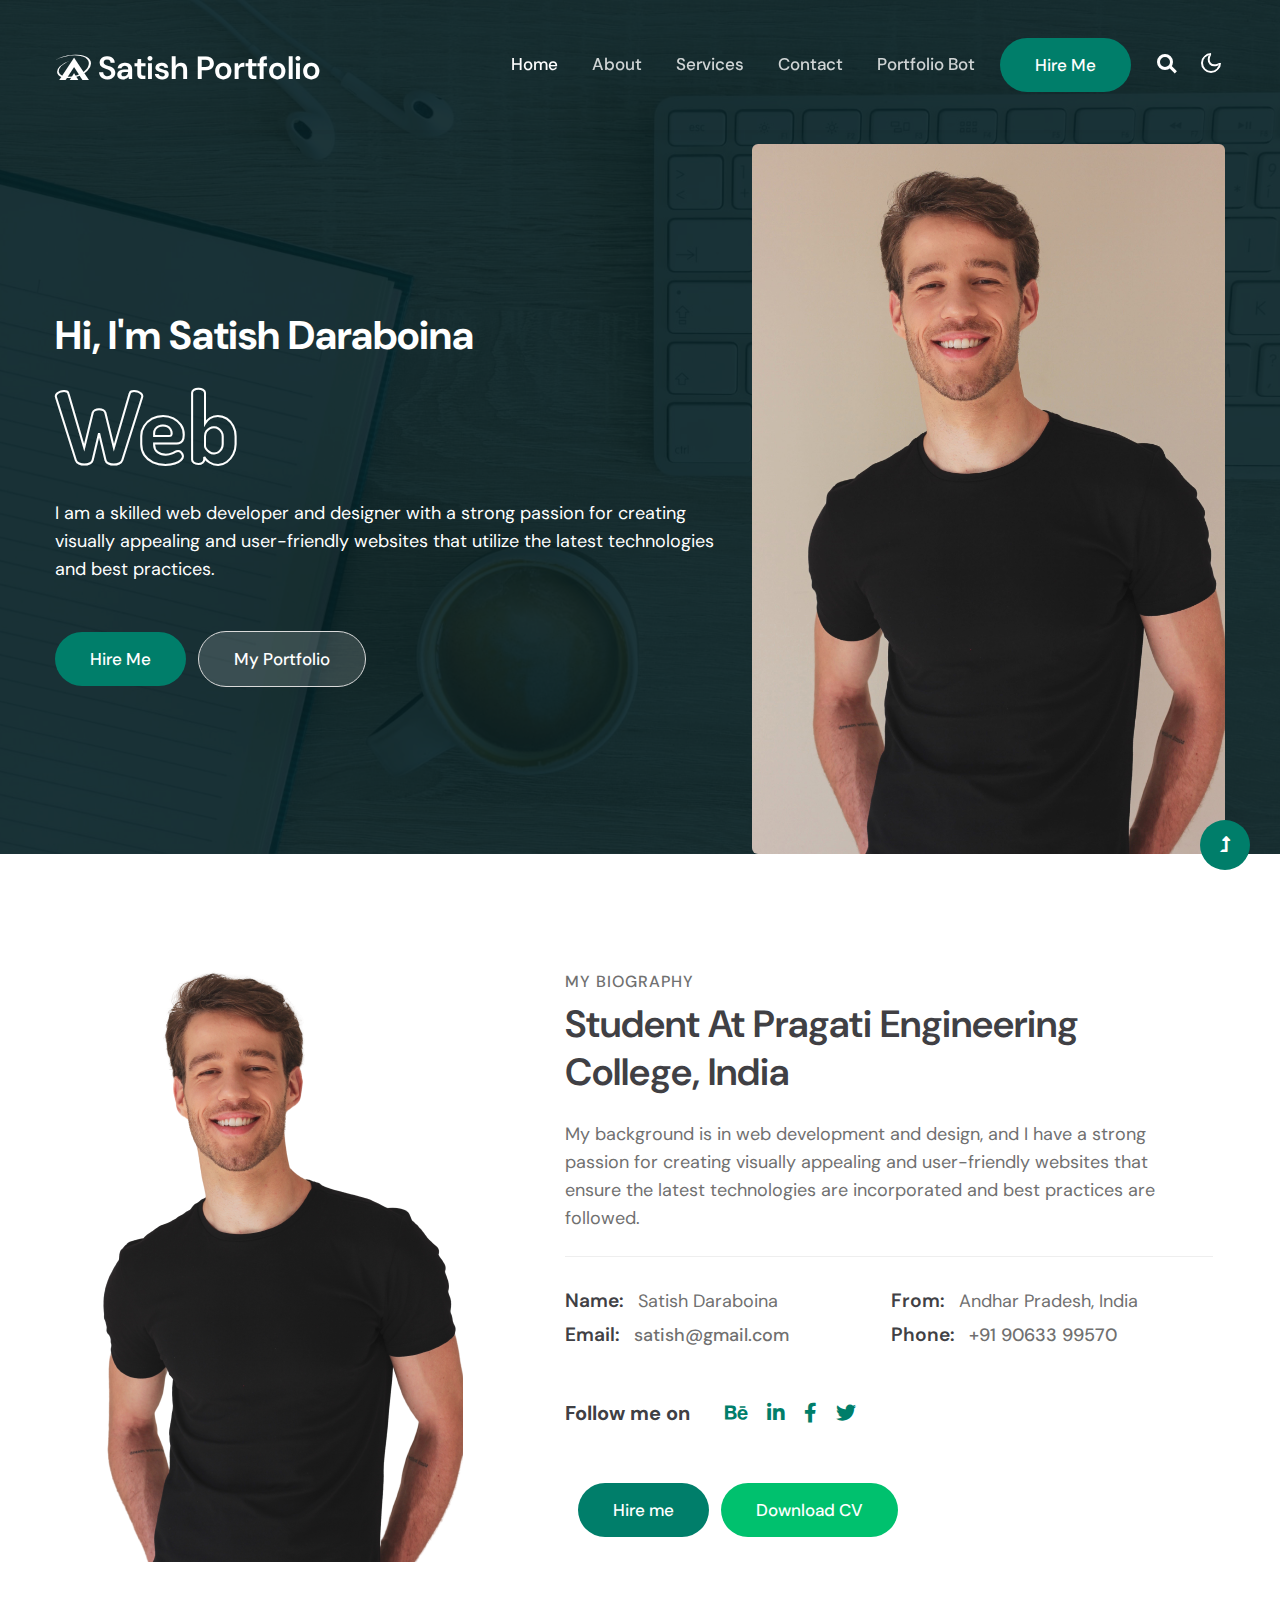
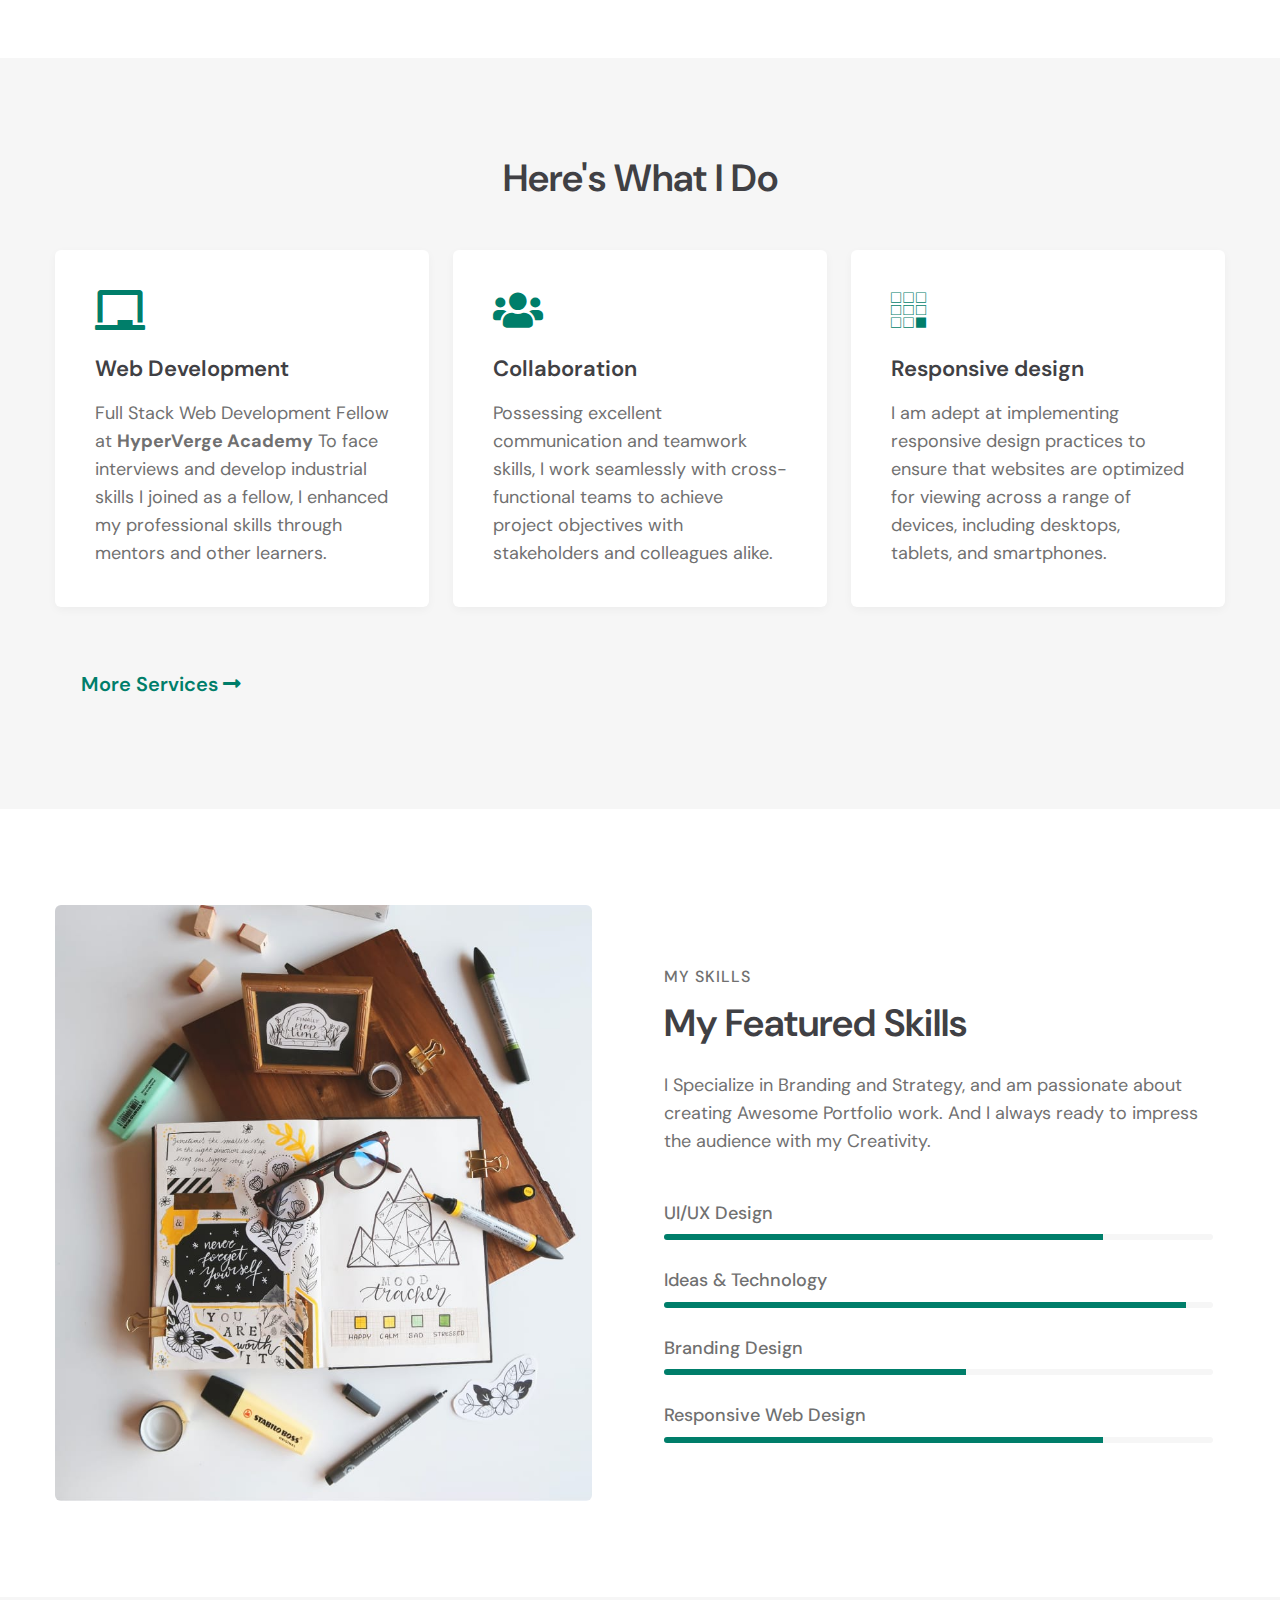
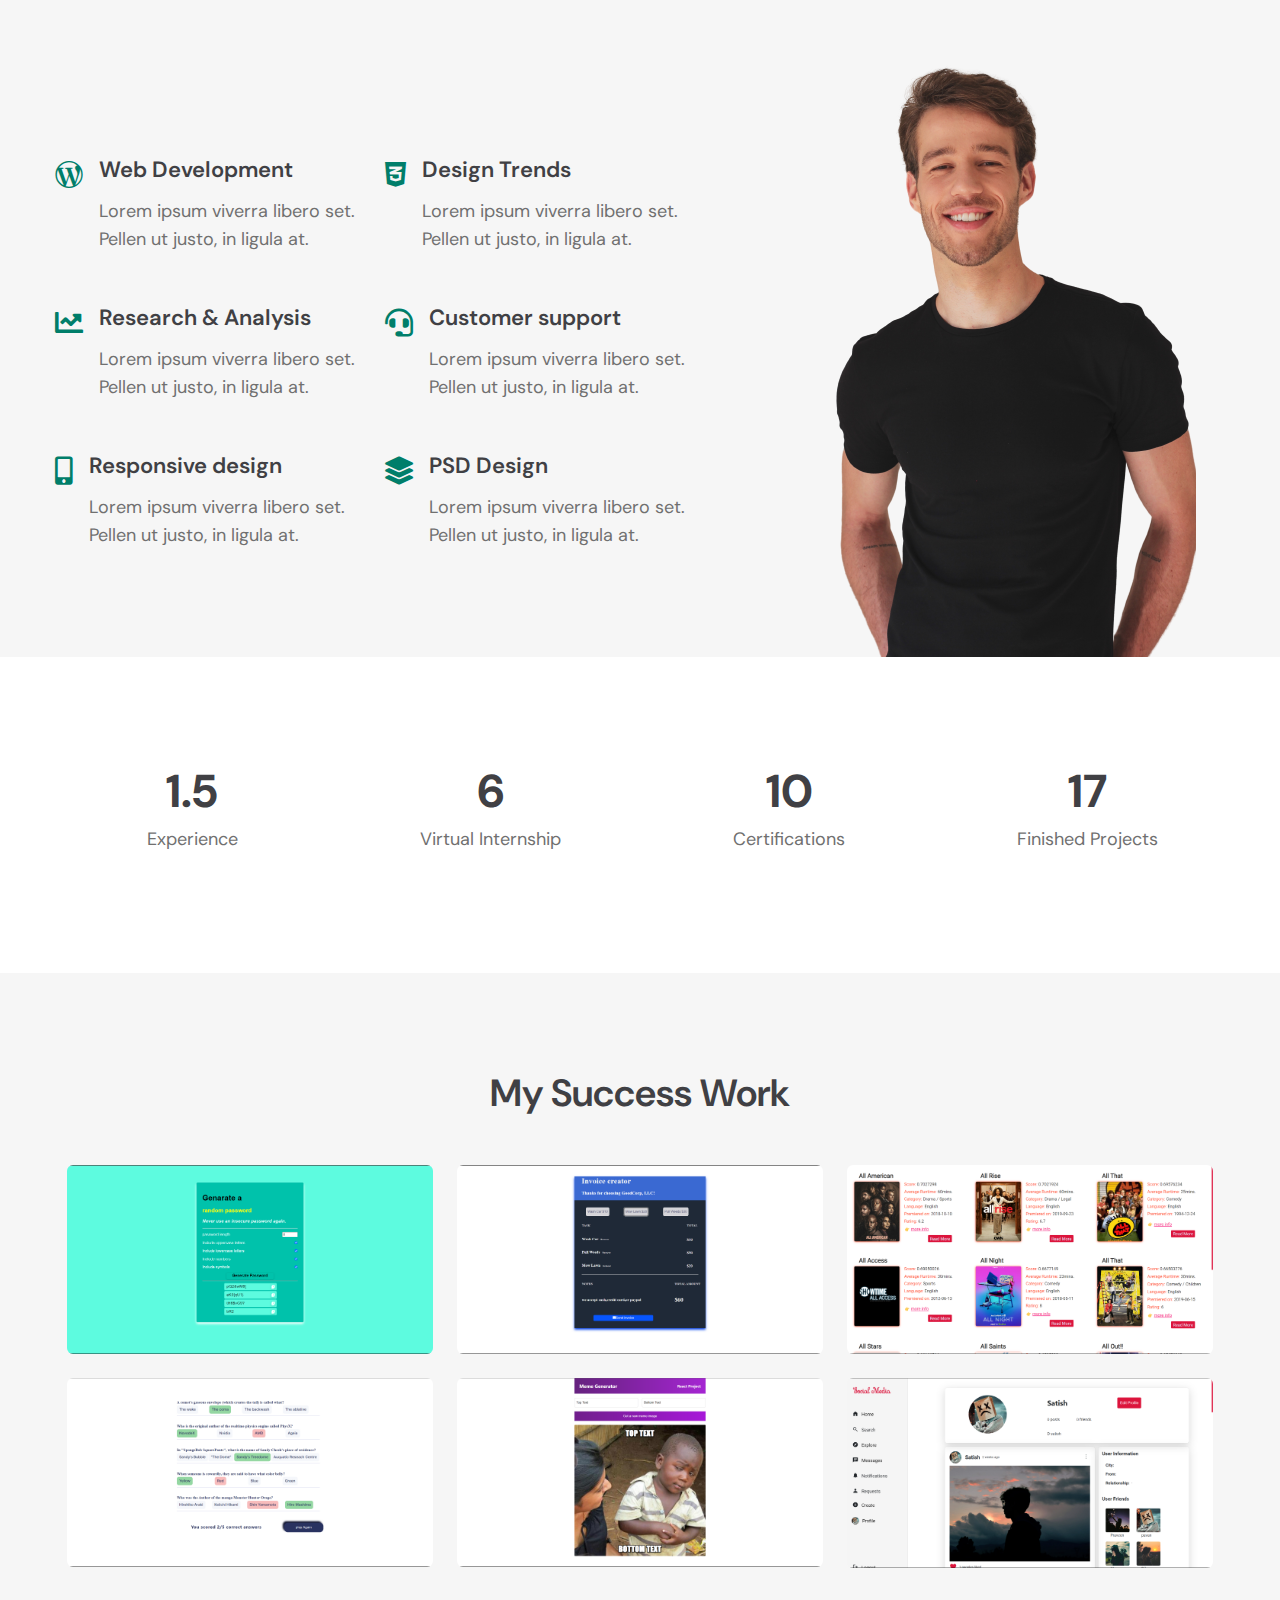
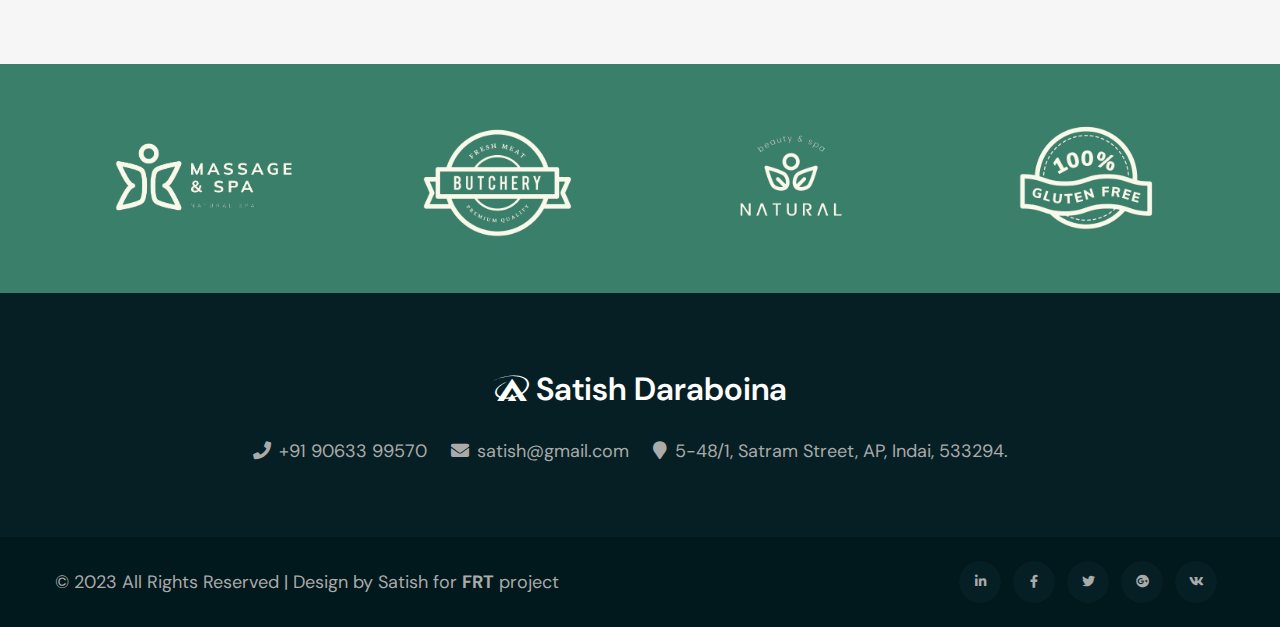
<file: index.html>
<!doctype html>
<html lang="en">

<head>
    <!-- Required meta tags -->
    <meta charset="utf-8">
    <meta name="viewport" content="width=device-width, initial-scale=1, shrink-to-fit=no">
    <title>Satish | Home</title>

    <!-- google-fonts -->
    <link href="//fonts.googleapis.com/css2?family=Dosis:wght@300;400;500;600;800&display=swap" rel="stylesheet">
    <link href="//fonts.googleapis.com/css2?family=DM+Sans:wght@400;500;700&display=swap" rel="stylesheet">
    <!-- //google-fonts -->

    <!-- Template CSS Style link -->
    <link rel="stylesheet" href="assets/css/style-liberty.css">

</head>

<body>


    <!--header-->
    <header id="site-header" class="fixed-top">
        <div class="container">
            <nav class="navbar navbar-expand-lg stroke">
                <h1>
                    <a class="navbar-brand" href="index.html">
                        <i class="fab fa-asymmetrik"></i> Satish Portfolio
                    </a>
                </h1>
                <button class="navbar-toggler collapsed bg-gradient" type="button" data-bs-toggle="collapse"
                    data-bs-target="#navbarTogglerDemo02" aria-controls="navbarTogglerDemo02" aria-expanded="false"
                    aria-label="Toggle navigation">
                    <span class="navbar-toggler-icon fa icon-expand fa-bars"></span>
                    <span class="navbar-toggler-icon fa icon-close fa-times"></span>
                </button>

                <div class="collapse navbar-collapse" id="navbarTogglerDemo02">
                    <ul class="navbar-nav ms-lg-auto align-items-center">
                        <li class="nav-item active">
                            <a class="nav-link" href="index.html">Home <span class="sr-only">(current)</span></a>
                        </li>
                        <li class="nav-item">
                            <a class="nav-link" href="about.html">About</a>
                        </li>
                        <li class="nav-item">
                            <a class="nav-link" href="services.html">Services</a>
                        </li>
                        <li class="nav-item">
                            <a class="nav-link" href="contact.html">Contact</a>
                        </li>
                        <li class="nav-item">
                            <a class="nav-link" href="portfolio.html">Portfolio Bot</a>
                        </li>

                        <!--/right-btn-->
                        <div class="header-btn mx-2">
                            <a class="btn btn-style btn-primary mr-lg-5" href="contact.html"> Hire Me</a>
                        </div>
                        <!--/right-btn-->

                    </ul>
                </div>

                <!-- search -->
                <ul class="cd-header-buttons px-lg-2">
                    <li>
                        <a class="cd-search-trigger" href="#cd-search">
                            <span></span>
                        </a>
                    </li>
                </ul>
                <div id="cd-search" class="cd-search">
                    <form action="#url" method="post">
                        <input name="Search" type="search" placeholder="what do you want more about me...">
                    </form>
                </div>
                <!-- //search -->

                <!-- toggle switch for light and dark theme -->
                <div class="cont-ser-position">
                    <nav class="navigation">
                        <div class="theme-switch-wrapper">
                            <label class="theme-switch" for="checkbox">
                                <input type="checkbox" id="checkbox">
                                <div class="mode-container">
                                    <i class="gg-sun"></i>
                                    <i class="gg-moon"></i>
                                </div>
                            </label>
                        </div>
                    </nav>
                </div>
                <!-- //toggle switch for light and dark theme -->
            </nav>
        </div>
    </header>
    <!--//header-->




    <!-- banner section -->
    <section id="home" class="banner pt-5">
        <div class="container pt-lg-5 pt-md-4">
            <div class="row pt-lg-5 pt-4">
                <div class="col-lg-7 banner-info-grid pt-lg-0 pt-5">
                    <h1 class="mb-3">Hi, I'm Satish Daraboina</h1>
                    <h3 class="mb-4"> <span class="typed-text"></span><span class="cursor">&nbsp</span> </h3>
                    <p>I am a skilled web developer and designer with a strong passion for creating visually appealing
                        and user-friendly
                        websites that utilize the latest technologies and best practices.</p>

                    <a class="btn btn-primary btn-style mt-5 me-2" href="contact.html"> Hire Me </a>
                    <a class="btn btn-style transparent-btn mt-5" href="#portfolio"> My Portfolio </a>

                </div>
                <div class="col-lg-5 text-lg-end my-image mt-lg-0 mt-4">
                    <img src="assets/images/banner.jpg" class="img-fluid" />
                </div>
            </div>
        </div>
    </section>
    <!-- //banner section -->


    <!-- About Section-->
    <section class="about py-5" id="about">
        <div class="container py-md-5 py-2">
            <div class="row row">
                <div class="col-lg-5 my-image pe-lg-5 mb-lg-0 mb-md-5 mb-4">
                    <img src="assets/images/banner.png" alt="" class="img-fluid">
                </div>
                <div class="col-lg-7 about-info px-lg-4 align-center">
                    <h6 class="title-small mb-1">My Biography</h6>
                    <h3 class="title-main mb-2">Student at Pragati Engineering College, India</h3>
                    <p class="my-4 pe-lg-5">My background is in web development and design, and I have a strong passion
                        for creating visually appealing and
                        user-friendly websites that ensure the latest technologies are incorporated and best practices
                        are followed.</p>
                    <div class="my-info mt-4">
                        <div class="single-info"><span>Name:</span>
                            <p>Satish Daraboina</p>
                        </div>
                        <div class="single-info"><span>From:</span>
                            <p>Andhar Pradesh, India</p>
                        </div>
                        <div class="single-info"><span>Email:</span>
                            <p><a href="mailto:satishsunny1550@gmail.com">satish@gmail.com</a></p>
                        </div>
                        <div class="single-info"><span>Phone:</span>
                            <p><a href="tel:+91 90633 99570">+91 90633 99570</a></p>
                        </div>
                    </div>

                    <ul class="follow-social mt-lg-5 mt-4">
                        <li>
                            <h5 class="me-md-3">Follow me on </h5>
                        </li>

                        <li><a href="https://www.facebook.com/satish1550/"><span class="fab fa-behance"></span></a>
                        </li>

                        <li><a href="https://www.linkedin.com/in/satishdaraboina/"><span
                                    class="fab fa-linkedin-in"></span></a>
                        </li>

                        <li><a href="https://www.facebook.com/satish1550/">
                                <span class="fab fa-facebook-f"></span></a></li>

                        <li><a href="https://twitter.com/Satish60223739"><span class="fab fa-twitter"></span></a></li>

                    </ul>
                    <div class="btn">
                        <a href="contact.html" class="btn btn-style btn-primary mt-lg-5 mt-4 me-md-2">Hire me</a>
                        <a href="https://drive.google.com/file/d/1_VayisNXePV4pavwMzRnQ973ha9EeKGb/view?usp=share_link"
                            class="btn btn-style btn-secondary mt-lg-5 mt-4">Download CV</a>
                    </div>
                </div>
            </div>
        </div>
    </section>
    <!-- //About Section-->


    <!-- Services Section -->
    <section class="about-section py-5">
        <div class="container py-lg-5 py-md-4 py-2">
            <div class="title-heading-w3 mx-auto text-center mb-sm-5 mb-4">
                <h3 class="title-main">Here's what I do</h3>
            </div>
            <div class="row justify-content-center">
                <div class="col-lg-4 col-md-6">
                    <div class="about-single">
                        <div class="about-icon mb-4">
                            <i class="fas fa-chalkboard"></i>
                        </div>
                        <div class="about-content">
                            <h5 class="mb-3"><a href="#url">Web Development</a></h5>
                            <p>Full Stack Web Development Fellow at <b>HyperVerge Academy</b>
                                To face interviews and develop industrial skills I joined as a fellow, I enhanced my
                                professional skills through mentors and other learners.
                            </p>
                        </div>
                    </div>
                </div>
                <div class="col-lg-4 col-md-6 mt-md-0 mt-3">
                    <div class="about-single">
                        <div class="about-icon mb-4">
                            <i class="fas fa-users"></i>
                        </div>
                        <div class="about-content">
                            <h5 class="mb-3"><a href="about.html">Collaboration</a></h5>
                            <p>Possessing excellent communication and teamwork skills, I work seamlessly with
                                cross-functional teams to achieve project objectives with stakeholders and colleagues
                                alike.</p>
                        </div>
                    </div>
                </div>
                <div class="col-lg-4 col-md-6 mt-lg-0 mt-3">
                    <div class="about-single">
                        <div class="about-icon mb-4">
                            <i class="fab fa-buromobelexperte"></i>
                        </div>
                        <div class="about-content">
                            <h5 class="mb-3"><a href="about.html">Responsive design</a></h5>
                            <p>I am adept at implementing responsive design practices to ensure that websites are
                                optimized for viewing across a range of devices, including desktops, tablets, and
                                smartphones.</p>
                        </div>
                    </div>
                </div>
            </div>

            <div class="btn text-center">
                <a href="services.html" class="btn btn-border mt-lg-5 mt-4 me-2">
                    More services <span class="fas fa-long-arrow-alt-right"></span></a>
            </div>
        </div>
    </section>
    <!-- //Services Section -->





    <section class="skills py-5" id="skills">
        <div class="container py-lg-5 py-md-4 py-3">
            <div class="row">
                <div class="col-lg-6 pe-lg-5">
                    <img src="assets/images/about1.jpg" alt="" class="img-fluid">
                </div>
                <div class="col-lg-6 mt-lg-0 mt-5 content-6 px-lg-4 align-self-center">
                    <h6 class="title-small mb-2">My skills</h6>
                    <h3 class="title-main">My Featured skills</h3>
                    <p class="mt-4">I Specialize in Branding and Strategy, and am passionate about creating Awesome
                        Portfolio work. And I always ready to impress the audience with my Creativity. </p>
                    <div class="progress-info mt-5">
                        <h6 class="progress-tittle">UI/UX Design</h6>
                        <div class="progress">
                            <div class="progress-bar progress-bar-striped" role="progressbar" style="width: 80%"
                                aria-valuenow="80" aria-valuemin="0" aria-valuemax="100">
                            </div>
                        </div>
                    </div>
                    <div class="progress-info">
                        <h6 class="progress-tittle">Ideas &amp; Technology
                        </h6>
                        <div class="progress">
                            <div class="progress-bar progress-bar-striped" role="progressbar" style="width: 95%"
                                aria-valuenow="95" aria-valuemin="0" aria-valuemax="100">
                            </div>
                        </div>
                    </div>
                    <div class="progress-info">
                        <h6 class="progress-tittle">Branding Design</h6>
                        <div class="progress">
                            <div class="progress-bar progress-bar-striped" role="progressbar" style="width: 55%"
                                aria-valuenow="55" aria-valuemin="0" aria-valuemax="100">
                            </div>
                        </div>
                    </div>
                    <div class="progress-info mb-0">
                        <h6 class="progress-tittle">Responsive Web Design</h6>
                        <div class="progress">
                            <div class="progress-bar progress-bar-striped" role="progressbar" style="width: 80%"
                                aria-valuenow="80" aria-valuemin="0" aria-valuemax="100">
                            </div>
                        </div>
                    </div>
                </div>
            </div>
        </div>
    </section>


    <!-- Why Choose Us Section-->
    <section class="whychooseus pt-5" id="about1">
        <div class="container pt-lg-0 pt-md-4 pt-2">
            <div class="row align-items-center">
                <div class="col-lg-7 pe-lg-5 align-items-center">
                    <div class="row two-grids">
                        <div class="col-sm-6 grids_info d-flex">
                            <i class="fab fa-wordpress-simple"></i>
                            <div class="detail ms-3">
                                <h4 class="subtitle">Web Development</h4>
                                <p>Lorem ipsum viverra libero set. Pellen ut justo, in ligula at.
                                </p>
                            </div>
                        </div>
                        <div class="col-sm-6 grids_info d-flex mt-sm-0 mt-4">
                            <i class="fab fa-css3-alt"></i>
                            <div class="detail ms-3">
                                <h4 class="subtitle">Design Trends</h4>
                                <p>Lorem ipsum viverra libero set. Pellen ut justo, in ligula at.
                                </p>
                            </div>
                        </div>
                        <div class="col-sm-6 grids_info d-flex mt-md-5 mt-4">
                            <i class="fas fa-chart-line"></i>
                            <div class="detail ms-3">
                                <h4 class="subtitle">Research & Analysis</h4>
                                <p>Lorem ipsum viverra libero set. Pellen ut justo, in ligula at.
                                </p>
                            </div>
                        </div>
                        <div class="col-sm-6 grids_info d-flex mt-md-5 mt-4">
                            <i class="fas fa-headset"></i>
                            <div class="detail ms-3">
                                <h4 class="subtitle">Customer support</h4>
                                <p>Lorem ipsum viverra libero set. Pellen ut justo, in ligula at.
                                </p>
                            </div>
                        </div>
                        <div class="col-sm-6 grids_info d-flex mt-md-5 mt-4">
                            <i class="fas fa-mobile-alt"></i>
                            <div class="detail ms-3">
                                <h4 class="subtitle">Responsive design</h4>
                                <p>Lorem ipsum viverra libero set. Pellen ut justo, in ligula at.
                                </p>
                            </div>
                        </div>
                        <div class="col-sm-6 grids_info d-flex mt-md-5 mt-4">
                            <i class="fas fa-layer-group"></i>
                            <div class="detail ms-3">
                                <h4 class="subtitle">PSD Design</h4>
                                <p>Lorem ipsum viverra libero set. Pellen ut justo, in ligula at.
                                </p>
                            </div>
                        </div>
                    </div>
                </div>
                <div class="col-lg-5 ps-lg-5 my-image mt-lg-0 mt-4">
                    <img src="assets/images/banner.png" alt="" class="img-fluid">
                </div>

            </div>
        </div>
    </section>
    <!-- //Why Choose Us Section-->




    <!-- Stats Section-->
    <section class="stats-section py-5" id="stats">
        <div class="container py-lg-5 py-md-4 py-2">
            <div class="stats-inner-inf py-lg-4">
                <div class="row stats-con text-center">
                    <div class="col-lg-3 col-6 stats_info counter_grid mt-lg-0 mt-sm-5 mt-5">
                        <p class="counter">1.5</p>
                        <h3>Experience</h3>
                    </div>
                    <div class="col-lg-3 col-6 stats_info counter_grid mt-lg-0 mt-sm-5 mt-5">
                        <p class="counter">6</p>
                        <h3>Virtual Internship</h3>
                    </div>
                    <div class="col-lg-3 col-6 stats_info counter_grid">
                        <p class="counter">10</p>
                        <h3>Certifications</h3>
                    </div>
                    <div class="col-lg-3 col-6 stats_info counter_grid">
                        <p class="counter"> 17 </p>
                        <h3>Finished Projects</h3>
                    </div>
                </div>
            </div>
        </div>
    </section>
    <!-- //Stats Section-->


    <!-- portfolio -->
    <section class="gallery py-5" id="portfolio">
        <div class="container py-lg-5 py-md-4 py-2">
            <div class="title-heading-w3 mx-auto text-center mb-sm-5 mb-4">
                <h3 class="title-main mb-2">My Success Work</h3>
            </div>
            <div class="row portfolio-area clearfix p-0 m-0">
                <div class="col-lg-4 col-md-6 portfolio-item2 content" data-id="id-1" data-type="cat-item-1">
                    <span class="image-block">
                        <a class="image-zoom" href="assets/images/project1.png" data-gal="prettyPhoto[gallery]">
                            <div class="content-overlay"></div>
                            <img src="assets/images/project1.png" class="img-fluid w3layouts agileits"
                                alt="portfolio-img">
                            <div class="content-details fadeIn-bottom">
                                <h3 class="content-title">Password Generator</h3>
                                <p class="content-text">The app can generate four unique passwords.</p>
                            </div>
                        </a>
                    </span>
                </div>
                <div class="col-lg-4 col-md-6 portfolio-item2 content mt-md-0 mt-4" data-id="id-2"
                    data-type="cat-item-2">
                    <span class="image-block">
                        <a class="image-zoom" href="assets/images/project2.png" data-gal="prettyPhoto[gallery]">
                            <div class="content-overlay"></div>
                            <img src="assets/images/project2.png" class="img-fluid w3layouts agileits"
                                alt="portfolio-img">
                            <div class="content-details fadeIn-bottom">
                                <h3 class="content-title">Invoice Creator</h3>
                                <p class="content-text">The app can generate invoice for car wash store.</p>
                            </div>
                        </a>
                    </span>
                </div>
                <div class="col-lg-4 col-md-6 portfolio-item2 content mt-lg-0 mt-4" data-id="id-3"
                    data-type="cat-item-3">
                    <span class="image-block">
                        <a class="image-zoom" href="assets/images/project3.png" data-gal="prettyPhoto[gallery]">
                            <div class="content-overlay"></div>
                            <img src="assets/images/project3.png" class="img-fluid w3layouts agileits"
                                alt="portfolio-img">
                            <div class="content-details fadeIn-bottom">
                                <h3 class="content-title">TV Shows</h3>
                                <p class="content-text">This the API we can watch / book TV shows</p>
                            </div>
                        </a>
                    </span>
                </div>
                <div class="col-lg-4 col-md-6 portfolio-item2 content mt-4" data-id="id-4" data-type="cat-item-4">
                    <span class="image-block">
                        <a class="image-zoom" href="assets/images/project4.png" data-gal="prettyPhoto[gallery]">
                            <div class="content-overlay"></div>
                            <img src="assets/images/project4.png" class="img-fluid w3layouts agileits"
                                alt="portfolio-img">
                            <div class="content-details fadeIn-bottom">
                                <h3 class="content-title">Quizzical API</h3>
                                <p class="content-text">This is a simple quiz API that can test your general knowledge.
                                </p>
                            </div>
                        </a>
                    </span>
                </div>
                <div class="col-lg-4 col-md-6 portfolio-item2 content mt-4" data-id="id-5" data-type="cat-item-5">
                    <span class="image-block">
                        <a class="image-zoom" href="assets/images/project5.png" data-gal="prettyPhoto[gallery]">
                            <div class="content-overlay"></div>
                            <img src="assets/images/project5.png" class="img-fluid w3layouts agileits"
                                alt="portfolio-img">
                            <div class="content-details fadeIn-bottom">
                                <h3 class="content-title">Meme Generator</h3>
                                <p class="content-text">It can take input text from the user and develop a meme with
                                    provided details.</p>
                            </div>
                        </a>
                    </span>
                </div>
                <div class="col-lg-4 col-md-6 portfolio-item2 content mt-4" data-id="id-7" data-type="cat-item-6">
                    <span class="image-block">
                        <a class="image-zoom" href="assets/images/project7.png" data-gal="prettyPhoto[gallery]">
                            <div class="content-overlay"></div>
                            <img src="assets/images/project7.png" class="img-fluid w3layouts agileits"
                                alt="portfolio-img">
                            <div class="content-details fadeIn-bottom">
                                <h3 class="content-title">Social Media APP</h3>
                                <p class="content-text">This application allows users to create a profile by log in.
                                    Users will be able to follow other
                                    users, post their feelings, and like other people's posts.</p>
                            </div>
                        </a>
                    </span>
                </div>
            </div>
            <!--end portfolio-area -->
        </div>
        <!-- //gallery container -->
    </section>
    <!-- //portfolio -->


    <!-- /brands-->
    <section class="brands py-md-5 py-4">
        <div class="container py-lg-2">
            <div class="align-items-center">
                <div id="owl-demo" class="owl-carousel owl-theme">
                    <div class="item">
                        <img src="assets/images/logo1.png" class="img-fluid" alt="Brand">
                    </div>
                    <div class="item">
                        <img src="assets/images/logo2.png" class="img-fluid" alt="Brand">
                    </div>

                    <div class="item">
                        <img src="assets/images/logo3.png" class="img-fluid" alt="Brand">
                    </div>

                    <div class="item">
                        <img src="assets/images/logo4.png" class="img-fluid" alt="Brand">
                    </div>

                    <div class="item">
                        <img src="assets/images/logo5.png" class="img-fluid" alt="Brand">
                    </div>

                    <div class="item">
                        <img src="assets/images/logo1.png" class="img-fluid" alt="Brand">
                    </div>
                    <div class="item">
                        <img src="assets/images/logo2.png" class="img-fluid" alt="Brand">
                    </div>

                    <div class="item">
                        <img src="assets/images/logo3.png" class="img-fluid" alt="Brand">
                    </div>

                    <div class="item">
                        <img src="assets/images/logo4.png" class="img-fluid" alt="Brand">
                    </div>
                </div>
            </div>
        </div>
    </section>
    <!-- //brands -->



    <!-- footer -->
    <footer class="text-center">
        <div class="footer py-5">
            <div class="container py-md-4">
                <div clss="footer-logo">
                    <a class="logo" href="index.html">
                        <i class="fab fa-asymmetrik"></i> Satish Daraboina
                    </a>
                </div>
                <div class="footer-contact-info mt-4">
                    <ul>
                        <li>
                            <a href="tel:+12 345 678 900" class="contact-text-sub">
                                <span class="fas fa-phone me-2"></span>+91 90633 99570</a>
                        </li>
                        <li>
                            <a href="mailto:info@example.com" class="contact-text-sub">
                                <span class="fas fa-envelope me-2"></span>satish@gmail.com</a>
                        </li>
                        <li>
                            <p class="contact-text-sub">
                                <span class="fas fa-map-marker me-2"></span>5-48/1, Satram Street, AP, Indai, 533294.
                            </p>
                        </li>
                    </ul>
                </div>
            </div>
        </div>
        <div class="container py-4">
            <div class="row footer-grids">
                <div class="col-lg-6 copyright text-lg-start text-center align-center">
                    <p>© 2023 All Rights Reserved | Design by Satish for <b>FRT</b> project</p>
                </div>
                <div class="col-lg-6 text-lg-end text-center mt-lg-0 mt-4">
                    <div class="social">
                        <ul>
                            <li><a href="https://www.linkedin.com/in/satishdaraboina/"><span
                                        class="fab me-2 fa-linkedin-in"></span></a></li>
                            <li><a href="https://www.facebook.com/satish1550/"><span
                                        class="fab me-2 fa-facebook-f"></span></a></li>
                            <li><a href="https://twitter.com/Satish60223739"><span
                                        class="fab me-2 fa-twitter"></span></a></li>
                            <li><a
                                    href="https://www.cloudskillsboost.google/public_profiles/fe03c558-e927-413b-84d1-adeb2650fc19"><span
                                        class="fab me-2 fa-google-plus"></span></a></li>
                            <li><a href="https://vk.com/?lang=en"><span class="fab me-2 fa-vk"></span></a></li>
                        </ul>
                    </div>
                </div>
            </div>
        </div>
        <!-- <iframe
            src="https://webchat.botframework.com/embed/satish-6m4pwir?s=RyAjf111Dxo.FsZGeOxFf8Dj0nx180woNsOYQBXLYMN9N2_RoZiG0e4"
            style="min-width: 400px; width: 100%; min-height: 500px;"></iframe> -->

    </footer>
    <!-- //footer -->



    <!-- Js scripts -->
    <!-- move top -->
    <button onclick="topFunction()" id="movetop" title="Go to top">
        <span class="fas fa-level-up-alt" aria-hidden="true"></span>
    </button>
    <script>
        // When the user scrolls down 20px from the top of the document, show the button
        window.onscroll = function () {
            scrollFunction()
        };

        function scrollFunction() {
            if (document.body.scrollTop > 20 || document.documentElement.scrollTop > 20) {
                document.getElementById("movetop").style.display = "block";
            } else {
                document.getElementById("movetop").style.display = "none";
            }
        }

        // When the user clicks on the button, scroll to the top of the document
        function topFunction() {
            document.body.scrollTop = 0;
            document.documentElement.scrollTop = 0;
        }
    </script>
    <!-- //move top -->

    <!-- common jquery plugin -->
    <script src="assets/js/jquery-3.3.1.min.js"></script>
    <!-- //common jquery plugin -->

    <!-- theme switch js (light and dark)-->
    <script src="assets/js/theme-change.js"></script>
    <!-- //theme switch js (light and dark)-->

    <!--search-bar-->
    <script src="assets/js/search.js"></script>
    <!--//search-bar-->

    <!--/stats-number-counter-->
    <script src="assets/js/jquery.waypoints.min.js"></script>
    <script src="assets/js/jquery.countup.js"></script>
    <script>
        $('.counter').countUp();

    </script>
    <!--//stats-number-counter-->

    <!--/owlcarousel-->
    <script src="assets/js/owl.carousel.js"></script>
    <!-- //brands-->
    <script>
        $(document).ready(function () {
            $("#owl-demo").owlCarousel({
                loop: true,
                autoplay: true,
                autoplaySpeed: 1500,
                nav: false,
                responsiveClass: true,
                responsive: {
                    0: {
                        items: 2,
                        nav: false
                    },
                    568: {
                        items: 3,
                        nav: false
                    },
                    768: {
                        items: 4,
                        nav: false
                    }
                }
            })
        })

    </script>
    <!-- //brands-->

    <!-- /typig-text-->
    <script>
        const typedTextSpan = document.querySelector(".typed-text");
        const cursorSpan = document.querySelector(".cursor");

        const textArray = ["Web Designer", "Web Developer", "Photographer", "Freelancer"];
        const typingDelay = 200;
        const erasingDelay = 10;
        const newTextDelay = 100; // Delay between current and next text
        let textArrayIndex = 0;
        let charIndex = 0;

        function type() {
            if (charIndex < textArray[textArrayIndex].length) {
                if (!cursorSpan.classList.contains("typing")) cursorSpan.classList.add("typing");
                typedTextSpan.textContent += textArray[textArrayIndex].charAt(charIndex);
                charIndex++;
                setTimeout(type, typingDelay);
            } else {
                cursorSpan.classList.remove("typing");
                setTimeout(erase, newTextDelay);
            }
        }

        function erase() {
            if (charIndex > 0) {
                // add class 'typing' if there's none
                if (!cursorSpan.classList.contains("typing")) {
                    cursorSpan.classList.add("typing");
                }
                typedTextSpan.textContent = textArray[textArrayIndex].substring(0, 0);
                charIndex--;
                setTimeout(erase, erasingDelay);
            } else {
                cursorSpan.classList.remove("typing");
                textArrayIndex++;
                if (textArrayIndex >= textArray.length) textArrayIndex = 0;
                setTimeout(type, typingDelay);
            }
        }

        document.addEventListener("DOMContentLoaded", function () { // On DOM Load initiate the effect
            if (textArray.length) setTimeout(type, newTextDelay + 250);
        });
    </script>
    <!-- //typig-text-->


    <!-- jQuery-Photo-filter-lightbox-portfolio-plugin -->
    <script src="assets/js/jquery-1.7.2.js"></script>
    <script src="assets/js/jquery.quicksand.js"></script>
    <script src="assets/js/script.js"></script>
    <script src="assets/js/jquery.prettyPhoto.js"></script>
    <!-- //jQuery-Photo-filter-lightbox-portfolio-plugin -->

    <!-- MENU-JS -->
    <script>
        $(window).on("scroll", function () {
            var scroll = $(window).scrollTop();

            if (scroll >= 80) {
                $("#site-header").addClass("nav-fixed");
            } else {
                $("#site-header").removeClass("nav-fixed");
            }
        });

        //Main navigation Active Class Add Remove
        $(".navbar-toggler").on("click", function () {
            $("header").toggleClass("active");
        });
        $(document).on("ready", function () {
            if ($(window).width() > 991) {
                $("header").removeClass("active");
            }
            $(window).on("resize", function () {
                if ($(window).width() > 991) {
                    $("header").removeClass("active");
                }
            });
        });
    </script>
    <!-- //MENU-JS -->

    <!-- disable body scroll which navbar is in active -->
    <script>
        $(function () {
            $('.navbar-toggler').click(function () {
                $('body').toggleClass('noscroll');
            })
        });
    </script>
    <!-- //disable body scroll which navbar is in active -->

    <!--bootstrap-->
    <script src="assets/js/bootstrap.min.js"></script>
    <!-- //bootstrap-->
    <!-- //Js scripts -->

</body>

</html>
</file>
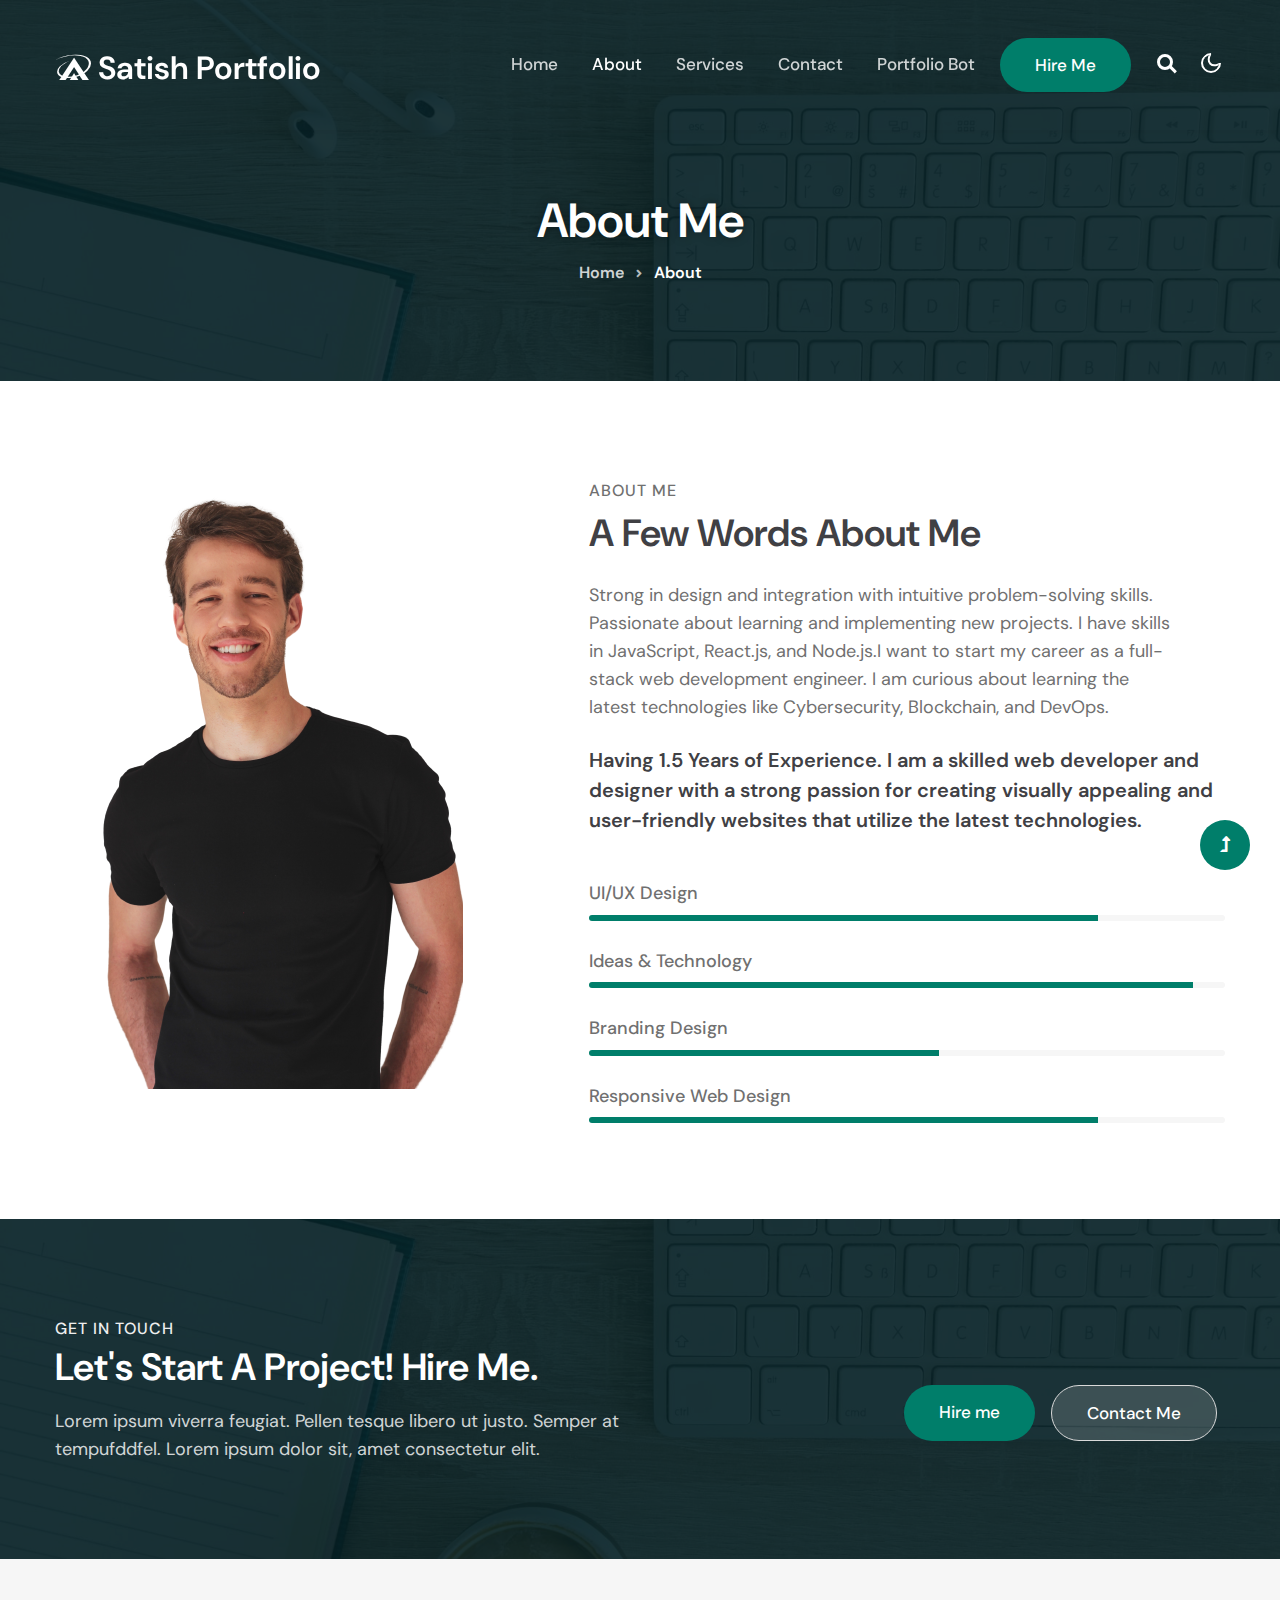
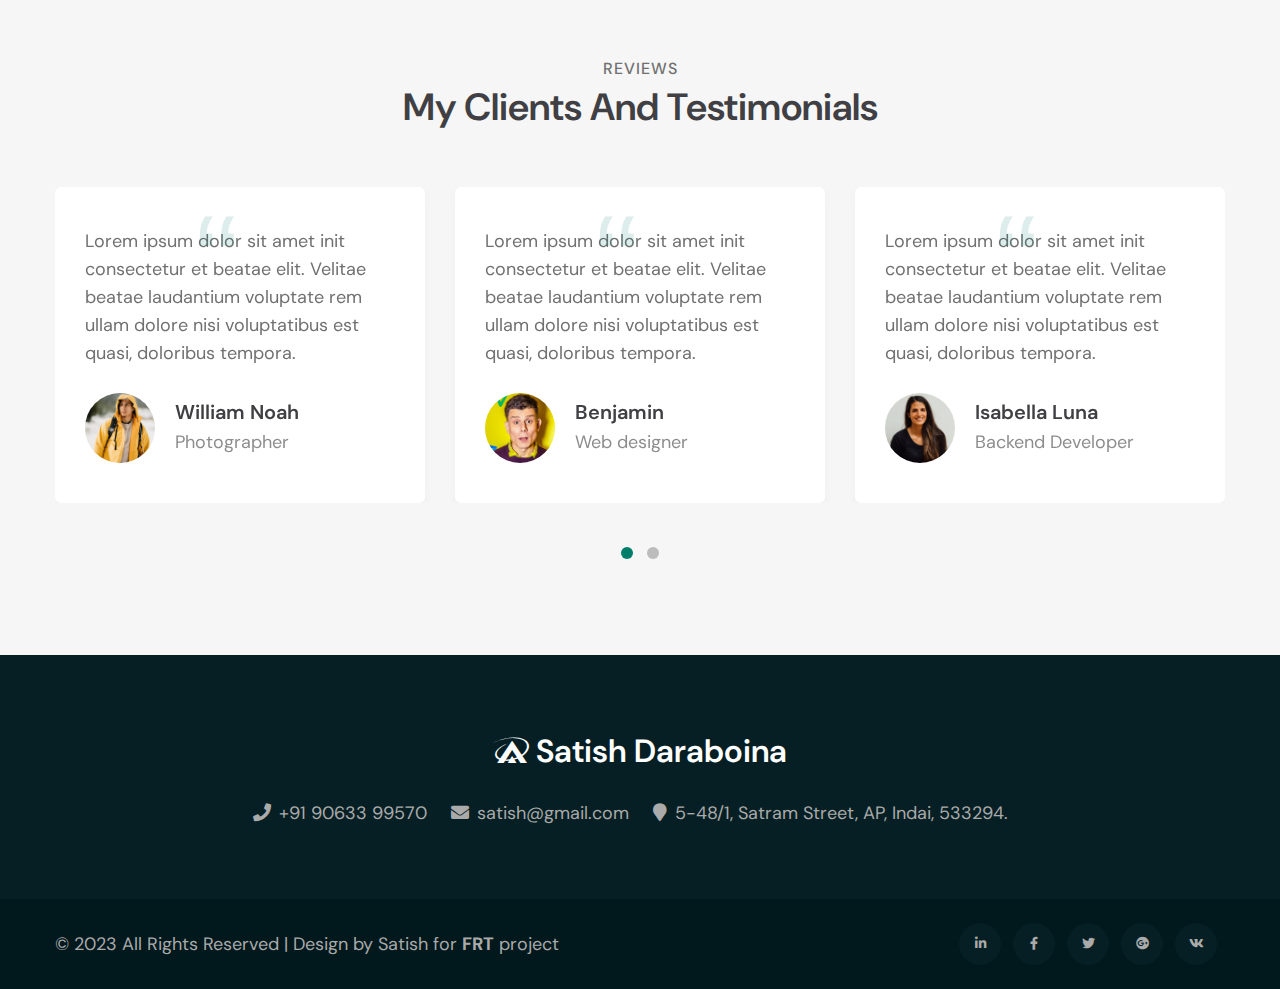
<file: about.html>
<!doctype html>
<html lang="en">

<head>
    <!-- Required meta tags -->
    <meta charset="utf-8">
    <meta name="viewport" content="width=device-width, initial-scale=1, shrink-to-fit=no">
    <title>Satish | About</title>

    <!-- google-fonts -->
    <link href="//fonts.googleapis.com/css2?family=Dosis:wght@300;400;500;600;800&display=swap" rel="stylesheet">
    <link href="//fonts.googleapis.com/css2?family=DM+Sans:wght@400;500;700&display=swap" rel="stylesheet">
    <!-- //google-fonts -->

    <!-- Template CSS Style link -->
    <link rel="stylesheet" href="assets/css/style-liberty.css">

</head>

<body>


    <!--header-->
    <header id="site-header" class="fixed-top">
        <div class="container">
            <nav class="navbar navbar-expand-lg stroke">
                <h1>
                    <a class="navbar-brand" href="index.html">
                        <i class="fab fa-asymmetrik"></i> Satish Portfolio
                    </a>
                </h1>
                <!-- if logo is image enable this   
        <a class="navbar-brand" href="#index.html">
            <img src="image-path" alt="Your logo" title="Your logo" style="height:35px;" />
        </a> -->
                <button class="navbar-toggler collapsed bg-gradient" type="button" data-bs-toggle="collapse"
                    data-bs-target="#navbarTogglerDemo02" aria-controls="navbarTogglerDemo02" aria-expanded="false"
                    aria-label="Toggle navigation">
                    <span class="navbar-toggler-icon fa icon-expand fa-bars"></span>
                    <span class="navbar-toggler-icon fa icon-close fa-times"></span>
                </button>

                <div class="collapse navbar-collapse" id="navbarTogglerDemo02">
                    <ul class="navbar-nav ms-lg-auto align-items-center">
                        <li class="nav-item">
                            <a class="nav-link" href="index.html">Home <span class="sr-only">(current)</span></a>
                        </li>
                        <li class="nav-item active">
                            <a class="nav-link" href="about.html">About</a>
                        </li>
                        <li class="nav-item">
                            <a class="nav-link" href="services.html">Services</a>
                        </li>
                        <li class="nav-item">
                            <a class="nav-link" href="contact.html">Contact</a>
                        </li>
                        <li class="nav-item">
                            <a class="nav-link" href="portfolio.html">Portfolio Bot</a>
                        </li>

                        <!--/right-btn-->
                        <div class="header-btn mx-2">
                            <a class="btn btn-style btn-primary mr-lg-5" href="contact.html"> Hire Me</a>
                        </div>
                        <!--/right-btn-->

                    </ul>
                </div>

                <!-- search -->
                <ul class="cd-header-buttons px-lg-2">
                    <li>
                        <a class="cd-search-trigger" href="#cd-search">
                            <span></span>
                        </a>
                    </li>
                </ul>
                <div id="cd-search" class="cd-search">
                    <form action="#url" method="post">
                        <input name="Search" type="search" placeholder="what do you want more about me...">
                    </form>
                </div>
                <!-- //search -->

                <!-- toggle switch for light and dark theme -->
                <div class="cont-ser-position">
                    <nav class="navigation">
                        <div class="theme-switch-wrapper">
                            <label class="theme-switch" for="checkbox">
                                <input type="checkbox" id="checkbox">
                                <div class="mode-container">
                                    <i class="gg-sun"></i>
                                    <i class="gg-moon"></i>
                                </div>
                            </label>
                        </div>
                    </nav>
                </div>
                <!-- //toggle switch for light and dark theme -->
            </nav>
        </div>
    </header>
    <!--//header-->


    <!-- about banner -->
    <section class="about-breadcrumb text-center">
        <div class="breadcrumb-bg breadcrumb-bg-about py-5">
            <div class="container py-lg-5 mt-5">
                <div class="banner-info-grid mt-5">
                    <h2 class="title-breadcrumb">About Me</h2>
                </div>
                <ul class="breadcrumbs-custom-path">
                    <li><a href="#url">Home</a></li>
                    <li class="active"><span class="fa fa-angle-right mx-2" aria-hidden="true"></span> About</li>
                </ul>
            </div>
        </div>
    </section>
    <!-- //about banner -->




    <!-- About Section -->
    <section class="content-6" id="skills">
        <div class="content-6-mian py-5">
            <div class="container py-lg-5 py-md-4 py-2">
                <div class="content-info-in row">
                    <div class="content-gd col-lg-5 pe-lg-5 my-image">
                        <img src="assets/images/banner.png" alt="" class="img-fluid" />
                    </div>
                    <div class="content-gd col-lg-7 mt-lg-0 mt-5 align-self ps-lg-5">
                        <h6 class="title-small mb-1">About Me</h6>
                        <h3 class="title-main mb-lg-4 mb-3">A Few words about me</h3>
                        <p class="my-4 pe-lg-5">Strong in design and integration with intuitive problem-solving skills.
                            Passionate about learning and implementing new projects. I have skills in JavaScript,
                            React.js, and Node.js.I want to start my career as a full-stack web development engineer. I
                            am curious about learning the latest technologies like Cybersecurity, Blockchain, and
                            DevOps.</p>
                        <h5 class="subtitle mb-md-5 mb-4">Having 1.5 Years of Experience. I am a skilled web
                            developer and designer with a strong passion for creating visually appealing
                            and user-friendly websites that utilize the latest technologies.</h5>

                        <div class="progress-info mt-5">
                            <h6 class="progress-tittle">UI/UX Design</h6>
                            <div class="progress">
                                <div class="progress-bar progress-bar-striped" role="progressbar" style="width: 80%"
                                    aria-valuenow="80" aria-valuemin="0" aria-valuemax="100">
                                </div>
                            </div>
                        </div>
                        <div class="progress-info info1">
                            <h6 class="progress-tittle">Ideas & Technology</h6>
                            <div class="progress">
                                <div class="progress-bar progress-bar-striped" role="progressbar" style="width: 95%"
                                    aria-valuenow="95" aria-valuemin="0" aria-valuemax="100">
                                </div>
                            </div>
                        </div>
                        <div class="progress-info info3">
                            <h6 class="progress-tittle">Branding Design</h6>
                            <div class="progress">
                                <div class="progress-bar progress-bar-striped" role="progressbar" style="width: 55%"
                                    aria-valuenow="55" aria-valuemin="0" aria-valuemax="100">
                                </div>
                            </div>
                        </div>
                        <div class="progress-info info4 mb-0">
                            <h6 class="progress-tittle">Responsive Web Design</h6>
                            <div class="progress">
                                <div class="progress-bar progress-bar-striped" role="progressbar" style="width: 80%"
                                    aria-valuenow="80" aria-valuemin="0" aria-valuemax="100">
                                </div>
                            </div>
                        </div>
                    </div>
                </div>
            </div>
        </div>
    </section>
    <!-- About Section -->


    <section class="join py-5" id="join">
        <div class="container py-md-5 py-3">
            <div class="row">
                <div class="col-lg-7 video-info pe-lg-5">
                    <div class="title-content">
                        <h6 class="title-small two">Get in touch</h6>
                        <h3 class="title-main two mb-3">Let's start a Project! Hire Me.</h3>
                        <p class="pe-lg-5">Lorem ipsum viverra feugiat. Pellen tesque libero ut justo. Semper at
                            tempufddfel. Lorem ipsum dolor sit, amet consectetur elit.</p>

                    </div>
                </div>
                <div class="col-lg-5 history-info align-self">
                    <div class="w3banner-content-btns d-sm-flex justify-content-lg-end">
                        <a href="contact.html" class="btn btn-style btn-primary mt-lg-5 mt-4 me-sm-3">Hire me </a>
                        <a href="contact.html" class="btn btn-style transparent-btn mt-lg-5 mt-4 me-2">Contact Me </a>
                    </div>
                </div>
            </div>
        </div>
    </section>




    <section class="clients" id="testimonials">
        <div class="midd-w3 py-5">
            <div class="container py-lg-5 py-md-3">
                <div class="title-heading-w3 mx-auto text-center mb-sm-5 mb-4">
                    <span class="title-small">Reviews</span>
                    <h3 class="title-main">My clients and Testimonials</h3>
                </div>
                <div id="owl-demo1" class="owl-carousel owl-theme mt-4 py-2 mb-5">
                    <div class="item">
                        <div class="testimonial-content">
                            <div class="testimonial">
                                <blockquote>
                                    <q>Lorem ipsum dolor sit amet init consectetur et beatae elit. Velitae beatae
                                        laudantium voluptate rem ullam dolore nisi voluptatibus est quasi, doloribus
                                        tempora. </q>
                                </blockquote>
                                <div class="testi-des">
                                    <div class="test-img"><img src="assets/images/team1.jpg" class="img-fluid"
                                            alt="client-img">
                                    </div>
                                    <div class="peopl align-self">
                                        <h3>William Noah</h3>
                                        <p class="indentity">Photographer</p>
                                    </div>
                                </div>
                            </div>
                        </div>
                    </div>
                    <div class="item">
                        <div class="testimonial-content">
                            <div class="testimonial">
                                <blockquote>
                                    <q>Lorem ipsum dolor sit amet init consectetur et beatae elit. Velitae beatae
                                        laudantium voluptate rem ullam dolore nisi voluptatibus est quasi, doloribus
                                        tempora. </q>
                                </blockquote>
                                <div class="testi-des">
                                    <div class="test-img"><img src="assets/images/team2.jpg" class="img-fluid"
                                            alt="client-img">
                                    </div>
                                    <div class="peopl align-self">
                                        <h3>Benjamin</h3>
                                        <p class="indentity">Web designer</p>
                                    </div>
                                </div>
                            </div>
                        </div>
                    </div>
                    <div class="item">
                        <div class="testimonial-content">
                            <div class="testimonial">
                                <blockquote>
                                    <q>Lorem ipsum dolor sit amet init consectetur et beatae elit. Velitae beatae
                                        laudantium voluptate rem ullam dolore nisi voluptatibus est quasi, doloribus
                                        tempora. </q>
                                </blockquote>
                                <div class="testi-des">
                                    <div class="test-img"><img src="assets/images/team3.jpg" class="img-fluid"
                                            alt="client-img">
                                    </div>
                                    <div class="peopl align-self">
                                        <h3>Isabella Luna</h3>
                                        <p class="indentity">Backend Developer</p>
                                    </div>
                                </div>
                            </div>
                        </div>
                    </div>
                    <div class="item">
                        <div class="testimonial-content">
                            <div class="testimonial">
                                <blockquote>
                                    <q>Lorem ipsum dolor sit amet init consectetur et beatae elit. Velitae beatae
                                        laudantium voluptate rem ullam dolore nisi voluptatibus est quasi, doloribus
                                        tempora. </q>
                                </blockquote>
                                <div class="testi-des">
                                    <div class="test-img"><img src="assets/images/team4.jpg" class="img-fluid"
                                            alt="client-img">
                                    </div>
                                    <div class="peopl align-self">
                                        <h3>Elizabeth</h3>
                                        <p class="indentity">Front-end developer</p>
                                    </div>
                                </div>
                            </div>
                        </div>
                    </div>
                    <div class="item">
                        <div class="testimonial-content">
                            <div class="testimonial">
                                <blockquote>
                                    <q>Lorem ipsum dolor sit amet init consectetur et beatae elit. Velitae beatae
                                        laudantium voluptate rem ullam dolore nisi voluptatibus est quasi, doloribus
                                        tempora. </q>
                                </blockquote>
                                <div class="testi-des">
                                    <div class="test-img"><img src="assets/images/team2.jpg" class="img-fluid"
                                            alt="client-img">
                                    </div>
                                    <div class="peopl align-self">
                                        <h3>Benjamin</h3>
                                        <p class="indentity">Web designer</p>
                                    </div>
                                </div>
                            </div>
                        </div>
                    </div>
                </div>
            </div>
        </div>
    </section>




    <!-- footer -->
    <footer class="text-center">
        <div class="footer py-5">
            <div class="container py-md-4">
                <div clss="footer-logo">
                    <a class="logo" href="index.html">
                        <i class="fab fa-asymmetrik"></i> Satish Daraboina
                    </a>
                </div>
                <div class="footer-contact-info mt-4">
                    <ul>
                        <li>
                            <a href="tel:+12 345 678 900" class="contact-text-sub">
                                <span class="fas fa-phone me-2"></span>+91 90633 99570</a>
                        </li>
                        <li>
                            <a href="mailto:info@example.com" class="contact-text-sub">
                                <span class="fas fa-envelope me-2"></span>satish@gmail.com</a>
                        </li>
                        <li>
                            <p class="contact-text-sub">
                                <span class="fas fa-map-marker me-2"></span>5-48/1, Satram Street, AP, Indai, 533294.
                            </p>
                        </li>
                    </ul>
                </div>
            </div>
        </div>
        <div class="container py-4">
            <div class="row footer-grids">
                <div class="col-lg-6 copyright text-lg-start text-center align-center">
                    <p>© 2023 All Rights Reserved | Design by Satish for <b>FRT</b> project</p>
                </div>
                <div class="col-lg-6 text-lg-end text-center mt-lg-0 mt-4">
                    <div class="social">
                        <ul>
                            <li><a href="https://www.linkedin.com/in/satishdaraboina/"><span
                                        class="fab me-2 fa-linkedin-in"></span></a></li>
                            <li><a href="https://www.facebook.com/satish1550/"><span
                                        class="fab me-2 fa-facebook-f"></span></a></li>
                            <li><a href="https://twitter.com/Satish60223739"><span
                                        class="fab me-2 fa-twitter"></span></a></li>
                            <li><a
                                    href="https://www.cloudskillsboost.google/public_profiles/fe03c558-e927-413b-84d1-adeb2650fc19"><span
                                        class="fab me-2 fa-google-plus"></span></a></li>
                            <li><a href="https://vk.com/?lang=en"><span class="fab me-2 fa-vk"></span></a></li>
                        </ul>
                    </div>
                </div>
            </div>
        </div>
    </footer>
    <!-- //footer -->



    <!-- Js scripts -->
    <!-- move top -->
    <button onclick="topFunction()" id="movetop" title="Go to top">
        <span class="fas fa-level-up-alt" aria-hidden="true"></span>
    </button>
    <script>
        // When the user scrolls down 20px from the top of the document, show the button
        window.onscroll = function () {
            scrollFunction()
        };

        function scrollFunction() {
            if (document.body.scrollTop > 20 || document.documentElement.scrollTop > 20) {
                document.getElementById("movetop").style.display = "block";
            } else {
                document.getElementById("movetop").style.display = "none";
            }
        }

        // When the user clicks on the button, scroll to the top of the document
        function topFunction() {
            document.body.scrollTop = 0;
            document.documentElement.scrollTop = 0;
        }
    </script>
    <!-- //move top -->

    <!-- common jquery plugin -->
    <script src="assets/js/jquery-3.3.1.min.js"></script>
    <!-- //common jquery plugin -->

    <!-- theme switch js (light and dark)-->
    <script src="assets/js/theme-change.js"></script>
    <!-- //theme switch js (light and dark)-->

    <!--search-bar-->
    <script src="assets/js/search.js"></script>
    <!--//search-bar-->

    <!-- video popup -->
    <script src="assets/js/jquery.magnific-popup.min.js"></script>
    <script>
        $(document).ready(function () {
            $('.popup-with-zoom-anim').magnificPopup({
                type: 'inline',

                fixedContentPos: false,
                fixedBgPos: true,

                overflowY: 'auto',

                closeBtnInside: true,
                preloader: false,

                midClick: true,
                removalDelay: 300,
                mainClass: 'my-mfp-zoom-in'
            });

            $('.popup-with-move-anim').magnificPopup({
                type: 'inline',

                fixedContentPos: false,
                fixedBgPos: true,

                overflowY: 'auto',

                closeBtnInside: true,
                preloader: false,

                midClick: true,
                removalDelay: 300,
                mainClass: 'my-mfp-slide-bottom'
            });
        });
    </script>
    <!-- //video popup -->

    <!--/stats-number-counter-->
    <script src="assets/js/jquery.waypoints.min.js"></script>
    <script src="assets/js/jquery.countup.js"></script>
    <script>
        $('.counter').countUp();

    </script>
    <!--//stats-number-counter-->

    <!--/owlcarousel-->
    <script src="assets/js/owl.carousel.js"></script>

    <!-- script for tesimonials carousel slider -->
    <script>
        $(document).ready(function () {
            $("#owl-demo1").owlCarousel({
                loop: true,
                margin: 30,
                nav: false,
                responsiveClass: true,
                responsive: {
                    0: {
                        items: 1,
                        nav: false
                    },
                    768: {
                        items: 2,
                        nav: false
                    },
                    1024: {
                        items: 3,
                        nav: false
                    }
                }
            })
        })
    </script>
    <!-- //script for tesimonials carousel slider -->

    <!-- //brands-->
    <script>
        $(document).ready(function () {
            $("#owl-demo").owlCarousel({
                loop: true,
                nav: false,
                autoplay: true,
                autoplaySpeed: 1500,
                responsiveClass: true,
                responsive: {
                    0: {
                        items: 1,
                        nav: false
                    },
                    736: {
                        items: 4,
                        nav: false
                    }
                }
            })
        })

    </script>
    <!-- //brands-->

    <!-- /typig-text-->
    <script>
        const typedTextSpan = document.querySelector(".typed-text");
        const cursorSpan = document.querySelector(".cursor");

        const textArray = ["Web Designer", "Web Developer", "Photographer", "Freelancer"];
        const typingDelay = 200;
        const erasingDelay = 10;
        const newTextDelay = 100; // Delay between current and next text
        let textArrayIndex = 0;
        let charIndex = 0;

        function type() {
            if (charIndex < textArray[textArrayIndex].length) {
                if (!cursorSpan.classList.contains("typing")) cursorSpan.classList.add("typing");
                typedTextSpan.textContent += textArray[textArrayIndex].charAt(charIndex);
                charIndex++;
                setTimeout(type, typingDelay);
            } else {
                cursorSpan.classList.remove("typing");
                setTimeout(erase, newTextDelay);
            }
        }

        function erase() {
            if (charIndex > 0) {
                // add class 'typing' if there's none
                if (!cursorSpan.classList.contains("typing")) {
                    cursorSpan.classList.add("typing");
                }
                typedTextSpan.textContent = textArray[textArrayIndex].substring(0, 0);
                charIndex--;
                setTimeout(erase, erasingDelay);
            } else {
                cursorSpan.classList.remove("typing");
                textArrayIndex++;
                if (textArrayIndex >= textArray.length) textArrayIndex = 0;
                setTimeout(type, typingDelay);
            }
        }

        document.addEventListener("DOMContentLoaded", function () { // On DOM Load initiate the effect
            if (textArray.length) setTimeout(type, newTextDelay + 250);
        });
    </script>
    <!-- //typig-text-->

    <!-- jQuery-Photo-filter-lightbox-portfolio-plugin -->
    <script src="assets/js/jquery-1.7.2.js"></script>
    <script src="assets/js/jquery.quicksand.js"></script>
    <script src="assets/js/script.js"></script>
    <script src="assets/js/jquery.prettyPhoto.js"></script>
    <!-- //jQuery-Photo-filter-lightbox-portfolio-plugin -->

    <!-- MENU-JS -->
    <script>
        $(window).on("scroll", function () {
            var scroll = $(window).scrollTop();

            if (scroll >= 80) {
                $("#site-header").addClass("nav-fixed");
            } else {
                $("#site-header").removeClass("nav-fixed");
            }
        });

        //Main navigation Active Class Add Remove
        $(".navbar-toggler").on("click", function () {
            $("header").toggleClass("active");
        });
        $(document).on("ready", function () {
            if ($(window).width() > 991) {
                $("header").removeClass("active");
            }
            $(window).on("resize", function () {
                if ($(window).width() > 991) {
                    $("header").removeClass("active");
                }
            });
        });
    </script>
    <!-- //MENU-JS -->

    <!-- disable body scroll which navbar is in active -->
    <script>
        $(function () {
            $('.navbar-toggler').click(function () {
                $('body').toggleClass('noscroll');
            })
        });
    </script>
    <!-- //disable body scroll which navbar is in active -->

    <!--bootstrap-->
    <script src="assets/js/bootstrap.min.js"></script>
    <!-- //bootstrap-->
    <!-- //Js scripts -->

</body>

</html>
</file>
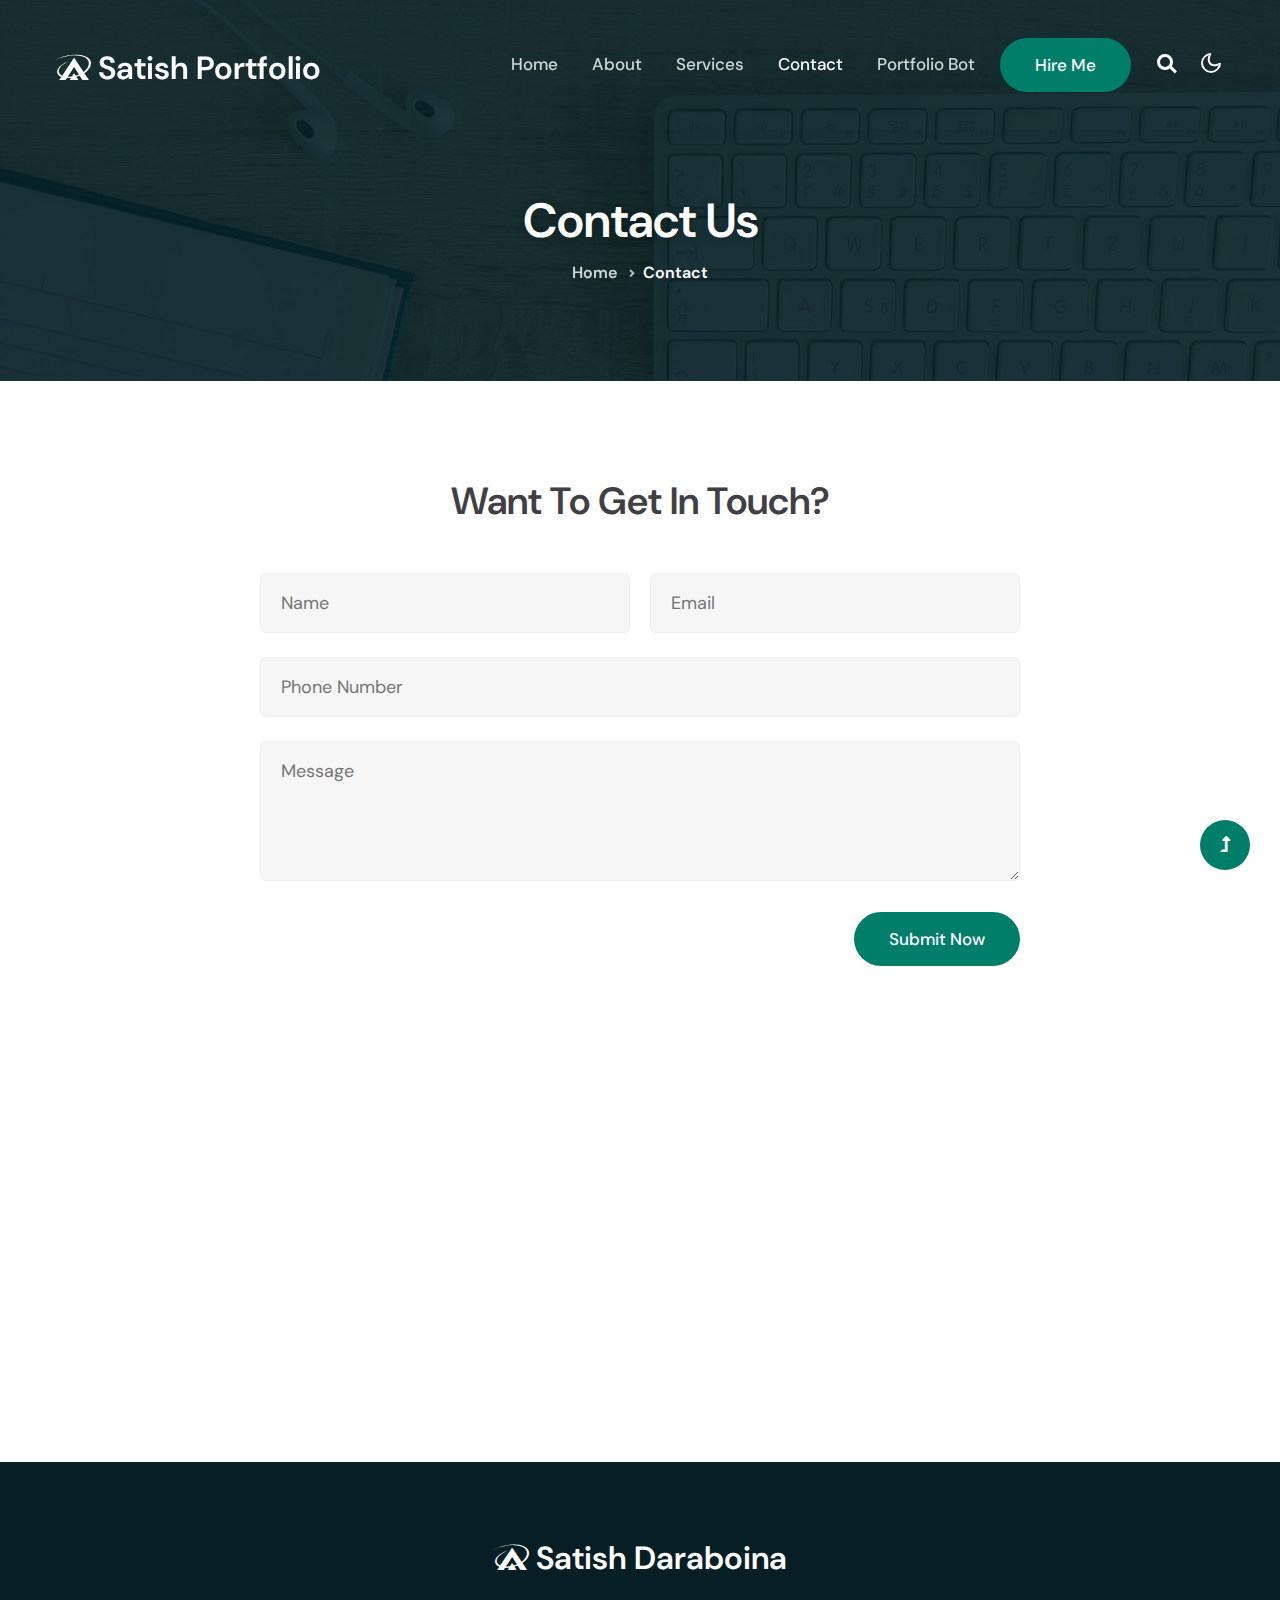
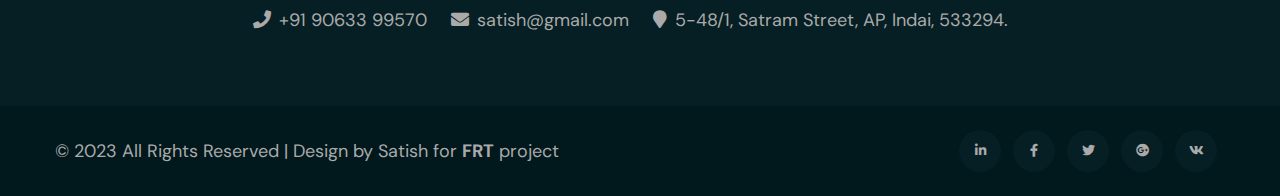
<file: contact.html>
<!doctype html>
<html lang="en">

<head>
    <!-- Required meta tags -->
    <meta charset="utf-8">
    <meta name="viewport" content="width=device-width, initial-scale=1, shrink-to-fit=no">
    <title>Satish | Contact</title>

    <!-- google-fonts -->
    <link href="//fonts.googleapis.com/css2?family=Dosis:wght@300;400;500;600;800&display=swap" rel="stylesheet">
    <link href="//fonts.googleapis.com/css2?family=DM+Sans:wght@400;500;700&display=swap" rel="stylesheet">
    <!-- //google-fonts -->

    <!-- Template CSS Style link -->
    <link rel="stylesheet" href="assets/css/style-liberty.css">

</head>

<body>





    <!--header-->
    <header id="site-header" class="fixed-top">
        <div class="container">
            <nav class="navbar navbar-expand-lg stroke">
                <h1>
                    <a class="navbar-brand" href="index.html">
                        <i class="fab fa-asymmetrik"></i> Satish Portfolio
                    </a>
                </h1>
                <!-- if logo is image enable this   
        <a class="navbar-brand" href="#index.html">
            <img src="image-path" alt="Your logo" title="Your logo" style="height:35px;" />
        </a> -->
                <button class="navbar-toggler collapsed bg-gradient" type="button" data-bs-toggle="collapse"
                    data-bs-target="#navbarTogglerDemo02" aria-controls="navbarTogglerDemo02" aria-expanded="false"
                    aria-label="Toggle navigation">
                    <span class="navbar-toggler-icon fa icon-expand fa-bars"></span>
                    <span class="navbar-toggler-icon fa icon-close fa-times"></span>
                </button>

                <div class="collapse navbar-collapse" id="navbarTogglerDemo02">
                    <ul class="navbar-nav ms-lg-auto align-items-center">
                        <li class="nav-item">
                            <a class="nav-link" href="index.html">Home <span class="sr-only">(current)</span></a>
                        </li>
                        <li class="nav-item">
                            <a class="nav-link" href="about.html">About</a>
                        </li>
                        <li class="nav-item">
                            <a class="nav-link" href="services.html">Services</a>
                        </li>
                        <li class="nav-item active">
                            <a class="nav-link" href="contact.html">Contact</a>
                        </li>
                        <li class="nav-item">
                            <a class="nav-link" href="portfolio.html">Portfolio Bot</a>
                        </li>

                        <!--/right-btn-->
                        <div class="header-btn mx-2">
                            <a class="btn btn-style btn-primary mr-lg-5" href="contact.html"> Hire Me</a>
                        </div>
                        <!--/right-btn-->

                    </ul>
                </div>

                <!-- search -->
                <ul class="cd-header-buttons px-lg-2">
                    <li>
                        <a class="cd-search-trigger" href="#cd-search">
                            <span></span>
                        </a>
                    </li>
                </ul>
                <div id="cd-search" class="cd-search">
                    <form action="#url" method="post">
                        <input name="Search" type="search" placeholder="what do you want more about me...">
                    </form>
                </div>
                <!-- //search -->

                <!-- toggle switch for light and dark theme -->
                <div class="cont-ser-position">
                    <nav class="navigation">
                        <div class="theme-switch-wrapper">
                            <label class="theme-switch" for="checkbox">
                                <input type="checkbox" id="checkbox">
                                <div class="mode-container">
                                    <i class="gg-sun"></i>
                                    <i class="gg-moon"></i>
                                </div>
                            </label>
                        </div>
                    </nav>
                </div>
                <!-- //toggle switch for light and dark theme -->
            </nav>
        </div>
    </header>
    <!--//header-->


    <!-- contact banner -->
    <section class="about-breadcrumb text-center">
        <div class="breadcrumb-bg breadcrumb-bg-about py-5">
            <div class="container py-lg-5 mt-5">
                <div class="banner-info-grid mt-5">
                    <h2 class="title-breadcrumb">Contact Us</h2>
                </div>
                <ul class="breadcrumbs-custom-path">
                    <li><a href="#url">Home</a></li>
                    <li class="active"><span class="fa fa-angle-right mx-2" aria-hidden="true"></span>Contact</li>
                </ul>
            </div>
        </div>
    </section>
    <!-- //contact banner -->



    <!-- contact -->
    <section class="contacts-12">
        <div class="contact-top pt-5">
            <div class="container py-lg-5 py-2">
                <div class="title-heading-w3 mx-auto text-center mb-sm-5 mb-4">
                    <h3 class="title-main">Want to get in touch?</h3>
                </div>
                <div class="d-grid cont-main-top">
                    <!-- contact form -->
                    <div class="contacts12-main">
                        <form action="https://sendmail.w3layouts.com/submitForm" method="post" class="main-input">
                            <div class="top-inputs d-grid">
                                <input type="text" placeholder="Name" name="w3lName" id="w3lName" required="">
                                <input type="email" name="email" placeholder="Email" id="w3lSender" required="">
                            </div>
                            <input type="text" placeholder="Phone Number" name="w3lName" id="w3lName" required="">
                            <textarea placeholder="Message" name="w3lMessage" id="w3lMessage" required=""></textarea>
                            <div class="text-end">
                                <button type="submit" class="btn btn-primary btn-style">Submit Now</button>
                            </div>
                        </form>
                    </div>
                    <!-- //contact form -->
                </div>
            </div>
            <!-- map -->
            <div class="map mt-5">
                <iframe
                    src="https://www.google.com/maps/embed?pb=!1m18!1m12!1m3!1d158857.7281066703!2d-0.24168144921176335!3d51.5287718408761!2m3!1f0!2f0!3f0!3m2!1i1024!2i768!4f13.1!3m3!1m2!1s0x47d8a00baf21de75%3A0x52963a5addd52a99!2sLondon%2C%20UK!5e0!3m2!1sen!2sin!4v1569921526194!5m2!1sen!2sin"
                    frameborder="0" style="border:0;" allowfullscreen=""></iframe>
            </div>
            <!-- //map -->
        </div>
    </section>
    <!-- //contact -->


    <!-- footer -->
    <footer class="text-center">
        <div class="footer py-5">
            <div class="container py-md-4">
                <div clss="footer-logo">
                    <a class="logo" href="index.html">
                        <i class="fab fa-asymmetrik"></i> Satish Daraboina
                    </a>
                </div>
                <div class="footer-contact-info mt-4">
                    <ul>
                        <li>
                            <a href="tel:+12 345 678 900" class="contact-text-sub">
                                <span class="fas fa-phone me-2"></span>+91 90633 99570</a>
                        </li>
                        <li>
                            <a href="mailto:info@example.com" class="contact-text-sub">
                                <span class="fas fa-envelope me-2"></span>satish@gmail.com</a>
                        </li>
                        <li>
                            <p class="contact-text-sub">
                                <span class="fas fa-map-marker me-2"></span>5-48/1, Satram Street, AP, Indai, 533294.
                            </p>
                        </li>
                    </ul>
                </div>
            </div>
        </div>
        <div class="container py-4">
            <div class="row footer-grids">
                <div class="col-lg-6 copyright text-lg-start text-center align-center">
                    <p>© 2023 All Rights Reserved | Design by Satish for <b>FRT</b> project</p>
                </div>
                <div class="col-lg-6 text-lg-end text-center mt-lg-0 mt-4">
                    <div class="social">
                        <ul>
                            <li><a href="https://www.linkedin.com/in/satishdaraboina/"><span
                                        class="fab me-2 fa-linkedin-in"></span></a></li>
                            <li><a href="https://www.facebook.com/satish1550/"><span
                                        class="fab me-2 fa-facebook-f"></span></a></li>
                            <li><a href="https://twitter.com/Satish60223739"><span
                                        class="fab me-2 fa-twitter"></span></a></li>
                            <li><a
                                    href="https://www.cloudskillsboost.google/public_profiles/fe03c558-e927-413b-84d1-adeb2650fc19"><span
                                        class="fab me-2 fa-google-plus"></span></a></li>
                            <li><a href="https://vk.com/?lang=en"><span class="fab me-2 fa-vk"></span></a></li>
                        </ul>
                    </div>
                </div>
            </div>
        </div>
    </footer>
    <!-- //footer -->



    <!-- Js scripts -->
    <!-- move top -->
    <button onclick="topFunction()" id="movetop" title="Go to top">
        <span class="fas fa-level-up-alt" aria-hidden="true"></span>
    </button>
    <script>
        // When the user scrolls down 20px from the top of the document, show the button
        window.onscroll = function () {
            scrollFunction()
        };

        function scrollFunction() {
            if (document.body.scrollTop > 20 || document.documentElement.scrollTop > 20) {
                document.getElementById("movetop").style.display = "block";
            } else {
                document.getElementById("movetop").style.display = "none";
            }
        }

        // When the user clicks on the button, scroll to the top of the document
        function topFunction() {
            document.body.scrollTop = 0;
            document.documentElement.scrollTop = 0;
        }
    </script>
    <!-- //move top -->

    <!-- common jquery plugin -->
    <script src="assets/js/jquery-3.3.1.min.js"></script>
    <!-- //common jquery plugin -->

    <!-- theme switch js (light and dark)-->
    <script src="assets/js/theme-change.js"></script>
    <!-- //theme switch js (light and dark)-->

    <!--search-bar-->
    <script src="assets/js/search.js"></script>
    <!--//search-bar-->

    <!--/stats-number-counter-->
    <script src="assets/js/jquery.waypoints.min.js"></script>
    <script src="assets/js/jquery.countup.js"></script>
    <script>
        $('.counter').countUp();

    </script>
    <!--//stats-number-counter-->

    <!--/owlcarousel-->
    <script src="assets/js/owl.carousel.js"></script>
    <!-- //tesimonials-->
    <script>
        $(document).ready(function () {
            $("#owl-demo1").owlCarousel({
                loop: true,
                margin: 30,
                nav: false,
                responsiveClass: true,
                responsive: {
                    0: {
                        items: 1,
                        nav: false
                    },
                    768: {
                        items: 2,
                        nav: false
                    },
                    1024: {
                        items: 3,
                        nav: false
                    }
                }
            })
        })
    </script>
    <!-- //tesimonials-->

    <!-- /typig-text-->
    <script>
        const typedTextSpan = document.querySelector(".typed-text");
        const cursorSpan = document.querySelector(".cursor");

        const textArray = ["Web Designer", "Web Developer", "Photographer", "Freelancer"];
        const typingDelay = 200;
        const erasingDelay = 10;
        const newTextDelay = 100; // Delay between current and next text
        let textArrayIndex = 0;
        let charIndex = 0;

        function type() {
            if (charIndex < textArray[textArrayIndex].length) {
                if (!cursorSpan.classList.contains("typing")) cursorSpan.classList.add("typing");
                typedTextSpan.textContent += textArray[textArrayIndex].charAt(charIndex);
                charIndex++;
                setTimeout(type, typingDelay);
            } else {
                cursorSpan.classList.remove("typing");
                setTimeout(erase, newTextDelay);
            }
        }

        function erase() {
            if (charIndex > 0) {
                // add class 'typing' if there's none
                if (!cursorSpan.classList.contains("typing")) {
                    cursorSpan.classList.add("typing");
                }
                typedTextSpan.textContent = textArray[textArrayIndex].substring(0, 0);
                charIndex--;
                setTimeout(erase, erasingDelay);
            } else {
                cursorSpan.classList.remove("typing");
                textArrayIndex++;
                if (textArrayIndex >= textArray.length) textArrayIndex = 0;
                setTimeout(type, typingDelay);
            }
        }

        document.addEventListener("DOMContentLoaded", function () { // On DOM Load initiate the effect
            if (textArray.length) setTimeout(type, newTextDelay + 250);
        });
    </script>
    <!-- //typig-text-->


    <!-- jQuery-Photo-filter-lightbox-portfolio-plugin -->
    <script src="assets/js/jquery-1.7.2.js"></script>
    <script src="assets/js/jquery.quicksand.js"></script>
    <script src="assets/js/script.js"></script>
    <script src="assets/js/jquery.prettyPhoto.js"></script>
    <!-- //jQuery-Photo-filter-lightbox-portfolio-plugin -->

    <!-- MENU-JS -->
    <script>
        $(window).on("scroll", function () {
            var scroll = $(window).scrollTop();

            if (scroll >= 80) {
                $("#site-header").addClass("nav-fixed");
            } else {
                $("#site-header").removeClass("nav-fixed");
            }
        });

        //Main navigation Active Class Add Remove
        $(".navbar-toggler").on("click", function () {
            $("header").toggleClass("active");
        });
        $(document).on("ready", function () {
            if ($(window).width() > 991) {
                $("header").removeClass("active");
            }
            $(window).on("resize", function () {
                if ($(window).width() > 991) {
                    $("header").removeClass("active");
                }
            });
        });
    </script>
    <!-- //MENU-JS -->

    <!-- disable body scroll which navbar is in active -->
    <script>
        $(function () {
            $('.navbar-toggler').click(function () {
                $('body').toggleClass('noscroll');
            })
        });
    </script>
    <!-- //disable body scroll which navbar is in active -->

    <!--bootstrap-->
    <script src="assets/js/bootstrap.min.js"></script>
    <!-- //bootstrap-->
    <!-- //Js scripts -->

</body>

</html>
</file>
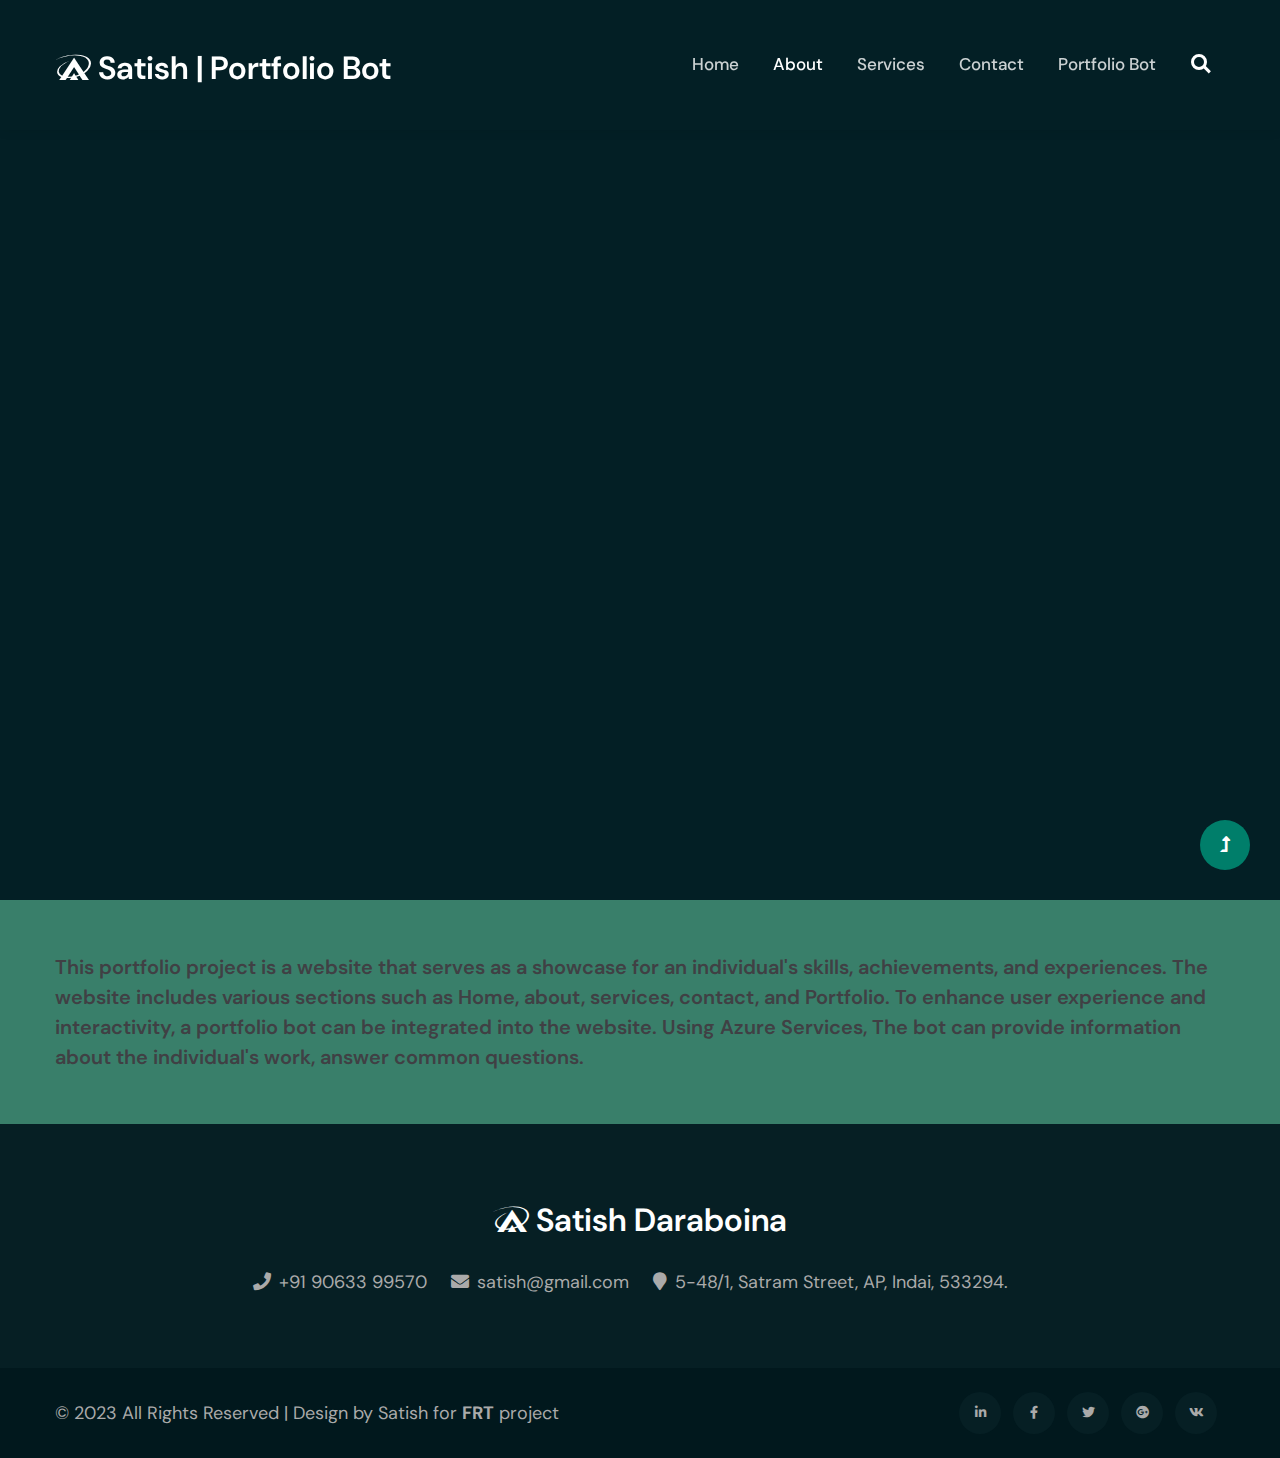
<file: portfolio.html>
<!DOCTYPE html>
<html lang="en">

<head>
    <meta charset="UTF-8">
    <meta http-equiv="X-UA-Compatible" content="IE=edge">
    <meta name="viewport" content="width=device-width, initial-scale=1.0">
    <title>Satish | Bot</title>
    <link href="//fonts.googleapis.com/css2?family=Dosis:wght@300;400;500;600;800&display=swap" rel="stylesheet">
    <link href="//fonts.googleapis.com/css2?family=DM+Sans:wght@400;500;700&display=swap" rel="stylesheet">
    <link rel="stylesheet" href="assets/css/style-liberty.css">
</head>

<body>
    <!--header-->
    <header id="site-header" class="fixed-top">
        <div class="container">
            <nav class="navbar navbar-expand-lg stroke">
                <h1>
                    <a class="navbar-brand" href="index.html">
                        <i class="fab fa-asymmetrik"></i> Satish | Portfolio Bot
                    </a>
                </h1>
                <!-- if logo is image enable this   
                <a class="navbar-brand" href="#index.html">
                    <img src="image-path" alt="Your logo" title="Your logo" style="height:35px;" />
                </a> -->
                <button class="navbar-toggler collapsed bg-gradient" type="button" data-bs-toggle="collapse"
                    data-bs-target="#navbarTogglerDemo02" aria-controls="navbarTogglerDemo02" aria-expanded="false"
                    aria-label="Toggle navigation">
                    <span class="navbar-toggler-icon fa icon-expand fa-bars"></span>
                    <span class="navbar-toggler-icon fa icon-close fa-times"></span>
                </button>

                <div class="collapse navbar-collapse" id="navbarTogglerDemo02">
                    <ul class="navbar-nav ms-lg-auto align-items-center">
                        <li class="nav-item">
                            <a class="nav-link" href="index.html">Home <span class="sr-only">(current)</span></a>
                        </li>
                        <li class="nav-item active">
                            <a class="nav-link" href="about.html">About</a>
                        </li>
                        <li class="nav-item">
                            <a class="nav-link" href="services.html">Services</a>
                        </li>
                        <li class="nav-item">
                            <a class="nav-link" href="contact.html">Contact</a>
                        </li>
                        <li class="nav-item">
                            <a class="nav-link" href="portfolio.html">Portfolio Bot</a>
                        </li>

                    </ul>
                </div>

                <!-- search -->
                <ul class="cd-header-buttons px-lg-2">
                    <li>
                        <a class="cd-search-trigger" href="#cd-search">
                            <span></span>
                        </a>
                    </li>
                </ul>
                <div id="cd-search" class="cd-search">
                    <form action="#url" method="post">
                        <input name="Search" type="search" placeholder="what do you want more about me...">
                    </form>
                </div>
                <!-- //search -->

            </nav>
        </div>
    </header>
    <!--//header-->


    <div class="iframe">
        <iframe
            src="https://webchat.botframework.com/embed/satish-6m4pwir?s=RyAjf111Dxo.FsZGeOxFf8Dj0nx180woNsOYQBXLYMN9N2_RoZiG0e4"
            style="min-width: 400px; width: 100%; min-height: 500px; "></iframe>
    </div>

    <!-- /brands-->
    <section class="brands py-md-5 py-4">
        <div class="container py-lg-1">
            <div class="align-items-center">
                <div class="item">
                    <h5 class="subtitle">This portfolio project is a website that serves as a showcase for an individual's skills,
                        achievements, and experiences.
                        The website includes various sections such as Home, about, services, contact, and Portfolio.

                        To enhance user experience and interactivity, a portfolio bot can be integrated into the
                        website. Using Azure Services,
                        The bot can provide information about the individual's work, answer common questions.</h5>
                </div>
            </div>
        </div>
    </section>
    <!-- //brands -->

    <!-- footer -->
    <footer class="text-center">
        <div class="footer py-5">
            <div class="container py-md-4">
                <div clss="footer-logo">
                    <a class="logo" href="index.html">
                        <i class="fab fa-asymmetrik"></i> Satish Daraboina
                    </a>
                </div>
                <div class="footer-contact-info mt-4">
                    <ul>
                        <li>
                            <a href="tel:+12 345 678 900" class="contact-text-sub">
                                <span class="fas fa-phone me-2"></span>+91 90633 99570</a>
                        </li>
                        <li>
                            <a href="mailto:info@example.com" class="contact-text-sub">
                                <span class="fas fa-envelope me-2"></span>satish@gmail.com</a>
                        </li>
                        <li>
                            <p class="contact-text-sub">
                                <span class="fas fa-map-marker me-2"></span>5-48/1, Satram Street, AP, Indai, 533294.
                            </p>
                        </li>
                    </ul>
                </div>
            </div>
        </div>
        <div class="container py-4">
            <div class="row footer-grids">
                <div class="col-lg-6 copyright text-lg-start text-center align-center">
                    <p>© 2023 All Rights Reserved | Design by Satish for <b>FRT</b> project</p>
                </div>
                <div class="col-lg-6 text-lg-end text-center mt-lg-0 mt-4">
                    <div class="social">
                        <ul>
                            <li><a href="https://www.linkedin.com/in/satishdaraboina/"><span
                                        class="fab me-2 fa-linkedin-in"></span></a></li>
                            <li><a href="https://www.facebook.com/satish1550/"><span
                                        class="fab me-2 fa-facebook-f"></span></a></li>
                            <li><a href="https://twitter.com/Satish60223739"><span
                                        class="fab me-2 fa-twitter"></span></a>
                            </li>
                            <li><a
                                    href="https://www.cloudskillsboost.google/public_profiles/fe03c558-e927-413b-84d1-adeb2650fc19"><span
                                        class="fab me-2 fa-google-plus"></span></a></li>
                            <li><a href="https://vk.com/?lang=en"><span class="fab me-2 fa-vk"></span></a></li>
                        </ul>
                    </div>
                </div>
            </div>
        </div>
        <!-- <iframe
                src="https://webchat.botframework.com/embed/satish-6m4pwir?s=RyAjf111Dxo.FsZGeOxFf8Dj0nx180woNsOYQBXLYMN9N2_RoZiG0e4"
                style="min-width: 400px; width: 100%; min-height: 500px;"></iframe> -->

    </footer>
    <!-- //footer -->
</body>

<!-- Js scripts -->
<!-- move top -->
<button onclick="topFunction()" id="movetop" title="Go to top">
    <span class="fas fa-level-up-alt" aria-hidden="true"></span>
</button>
<script>
    // When the user scrolls down 20px from the top of the document, show the button
    window.onscroll = function () {
        scrollFunction()
    };

    function scrollFunction() {
        if (document.body.scrollTop > 20 || document.documentElement.scrollTop > 20) {
            document.getElementById("movetop").style.display = "block";
        } else {
            document.getElementById("movetop").style.display = "none";
        }
    }

    // When the user clicks on the button, scroll to the top of the document
    function topFunction() {
        document.body.scrollTop = 0;
        document.documentElement.scrollTop = 0;
    }
</script>
<!-- //move top -->

<!-- common jquery plugin -->
<script src="assets/js/jquery-3.3.1.min.js"></script>
<!-- //common jquery plugin -->

<!-- theme switch js (light and dark)-->
<script src="assets/js/theme-change.js"></script>
<!-- //theme switch js (light and dark)-->

<!--search-bar-->
<script src="assets/js/search.js"></script>
<!--//search-bar-->

<!--/owlcarousel-->
<script src="assets/js/owl.carousel.js"></script>


<!-- jQuery-Photo-filter-lightbox-portfolio-plugin -->
<script src="assets/js/jquery-1.7.2.js"></script>
<script src="assets/js/jquery.quicksand.js"></script>
<script src="assets/js/script.js"></script>
<script src="assets/js/jquery.prettyPhoto.js"></script>
<!-- //jQuery-Photo-filter-lightbox-portfolio-plugin -->

<!-- MENU-JS -->
<script>
    $(window).on("scroll", function () {
        var scroll = $(window).scrollTop();

        if (scroll >= 80) {
            $("#site-header").addClass("nav-fixed");
        } else {
            $("#site-header").removeClass("nav-fixed");
        }
    });

    //Main navigation Active Class Add Remove
    $(".navbar-toggler").on("click", function () {
        $("header").toggleClass("active");
    });
    $(document).on("ready", function () {
        if ($(window).width() > 991) {
            $("header").removeClass("active");
        }
        $(window).on("resize", function () {
            if ($(window).width() > 991) {
                $("header").removeClass("active");
            }
        });
    });
</script>
<!-- //MENU-JS -->

<!-- disable body scroll which navbar is in active -->
<script>
    $(function () {
        $('.navbar-toggler').click(function () {
            $('body').toggleClass('noscroll');
        })
    });
</script>
<!-- //disable body scroll which navbar is in active -->

<!--bootstrap-->
<script src="assets/js/bootstrap.min.js"></script>
<!-- //bootstrap-->
<!-- //Js scripts -->

</html>
</file>
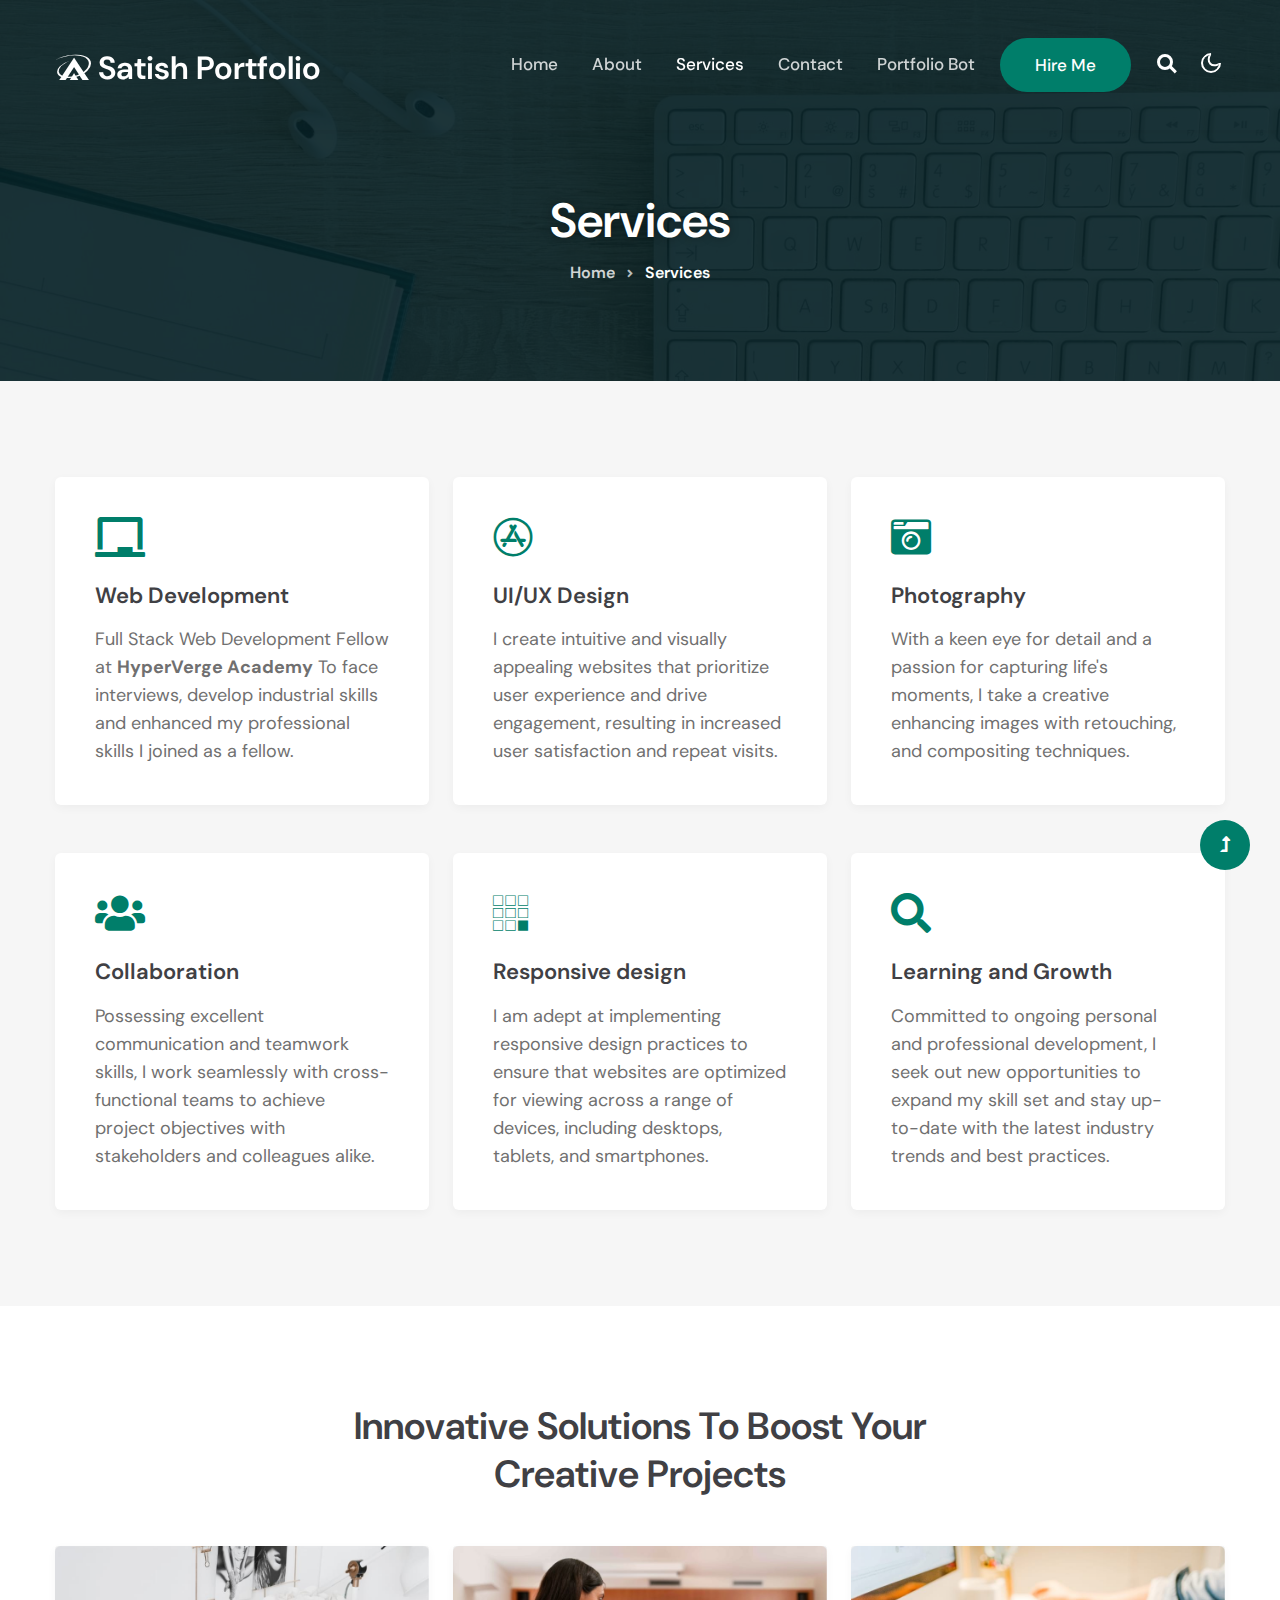
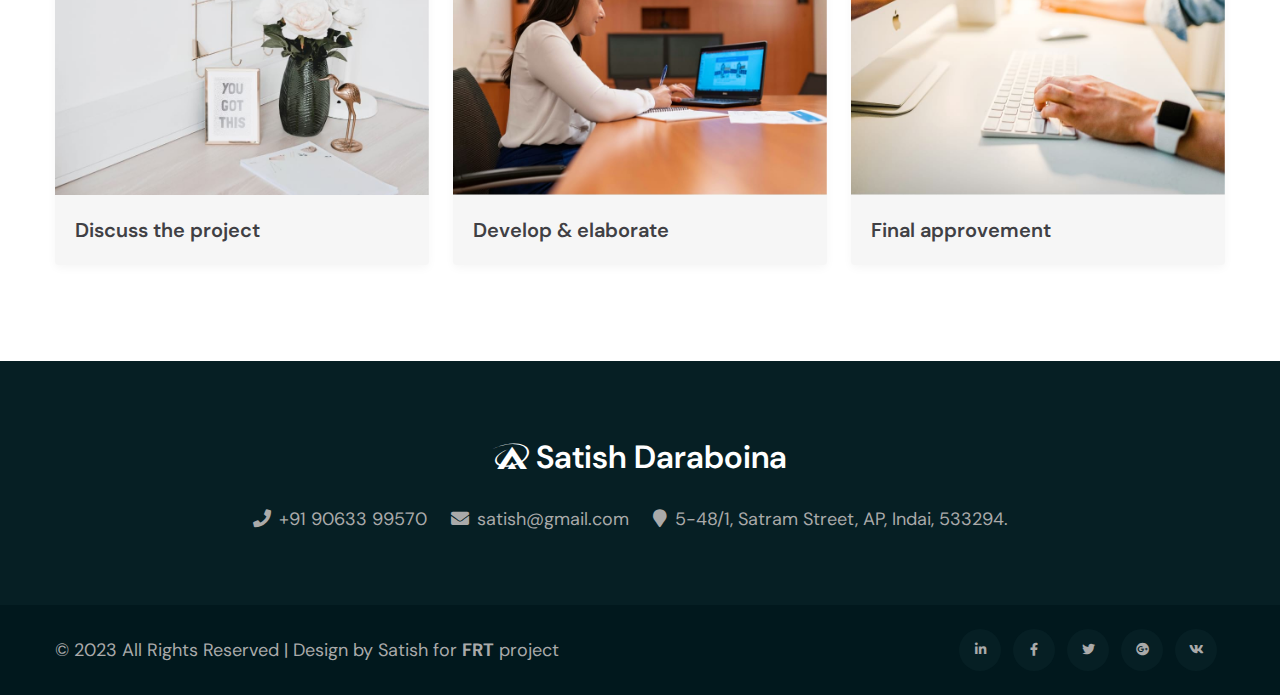
<file: services.html>
<!doctype html>
<html lang="en">

<head>
    <!-- Required meta tags -->
    <meta charset="utf-8">
    <meta name="viewport" content="width=device-width, initial-scale=1, shrink-to-fit=no">
    <title>Satish | Services</title>

    <!-- google-fonts -->
    <link href="//fonts.googleapis.com/css2?family=Dosis:wght@300;400;500;600;800&display=swap" rel="stylesheet">
    <link href="//fonts.googleapis.com/css2?family=DM+Sans:wght@400;500;700&display=swap" rel="stylesheet">
    <!-- //google-fonts -->

    <!-- Template CSS Style link -->
    <link rel="stylesheet" href="assets/css/style-liberty.css">

</head>

<body>



    <!--header-->
    <header id="site-header" class="fixed-top">
        <div class="container">
            <nav class="navbar navbar-expand-lg stroke">
                <h1>
                    <a class="navbar-brand" href="index.html">
                        <i class="fab fa-asymmetrik"></i> Satish Portfolio
                    </a>
                </h1>
                <button class="navbar-toggler collapsed bg-gradient" type="button" data-bs-toggle="collapse"
                    data-bs-target="#navbarTogglerDemo02" aria-controls="navbarTogglerDemo02" aria-expanded="false"
                    aria-label="Toggle navigation">
                    <span class="navbar-toggler-icon fa icon-expand fa-bars"></span>
                    <span class="navbar-toggler-icon fa icon-close fa-times"></span>
                </button>

                <div class="collapse navbar-collapse" id="navbarTogglerDemo02">
                    <ul class="navbar-nav ms-lg-auto align-items-center">
                        <li class="nav-item">
                            <a class="nav-link" href="index.html">Home <span class="sr-only">(current)</span></a>
                        </li>
                        <li class="nav-item">
                            <a class="nav-link" href="about.html">About</a>
                        </li>
                        <li class="nav-item active">
                            <a class="nav-link" href="services.html">Services</a>
                        </li>
                        <li class="nav-item">
                            <a class="nav-link" href="contact.html">Contact</a>
                        </li>
                        <li class="nav-item">
                            <a class="nav-link" href="portfolio.html">Portfolio Bot</a>
                        </li>

                        <!--/right-btn-->
                        <div class="header-btn mx-2">
                            <a class="btn btn-style btn-primary mr-lg-5" href="contact.html"> Hire Me</a>
                        </div>
                        <!--/right-btn-->

                    </ul>
                </div>

                <!-- search -->
                <ul class="cd-header-buttons px-lg-2">
                    <li>
                        <a class="cd-search-trigger" href="#cd-search">
                            <span></span>
                        </a>
                    </li>
                </ul>
                <div id="cd-search" class="cd-search">
                    <form action="#url" method="post">
                        <input name="Search" type="search" placeholder="what do you want more about me...">
                    </form>
                </div>
                <!-- //search -->

                <!-- toggle switch for light and dark theme -->
                <div class="cont-ser-position">
                    <nav class="navigation">
                        <div class="theme-switch-wrapper">
                            <label class="theme-switch" for="checkbox">
                                <input type="checkbox" id="checkbox">
                                <div class="mode-container">
                                    <i class="gg-sun"></i>
                                    <i class="gg-moon"></i>
                                </div>
                            </label>
                        </div>
                    </nav>
                </div>
                <!-- //toggle switch for light and dark theme -->
            </nav>
        </div>
    </header>
    <!--//header-->


    <!-- Services banner -->
    <section class="about-breadcrumb text-center">
        <div class="breadcrumb-bg breadcrumb-bg-about py-5">
            <div class="container py-lg-5 mt-5">
                <div class="banner-info-grid mt-5">
                    <h2 class="title-breadcrumb">Services</h2>
                </div>
                <ul class="breadcrumbs-custom-path">
                    <li><a href="#url">Home</a></li>
                    <li class="active"><span class="fa fa-angle-right mx-2" aria-hidden="true"></span> Services</li>
                </ul>
            </div>
        </div>
    </section>
    <!-- //Services banner -->



    <!-- Services Section -->
    <section class="about-section py-5">
        <div class="container py-lg-5 py-md-4 py-2">
            <div class="row justify-content-center">
                <div class="col-lg-4 col-md-6">
                    <div class="about-single">
                        <div class="about-icon mb-4">
                            <i class="fas fa-chalkboard"></i>
                        </div>
                        <div class="about-content">
                            <h5 class="mb-3"><a href="#url">Web Development</a></h5>
                            <p>Full Stack Web Development Fellow at <b>HyperVerge Academy</b> To face interviews,
                                develop industrial skills and enhanced my
                                professional skills I joined as a fellow.
                            </p>
                        </div>
                    </div>
                </div>
                <div class="col-lg-4 col-md-6 mt-md-0 mt-3">
                    <div class="about-single">
                        <div class="about-icon mb-4">
                            <i class="fab fa-app-store"></i>
                        </div>
                        <div class="about-content">
                            <h5 class="mb-3"><a href="about.html">UI/UX Design</a></h5>
                            <p>I create intuitive and visually appealing websites that prioritize user experience and
                                drive engagement, resulting in increased user satisfaction and repeat visits.</p>
                        </div>
                    </div>
                </div>
                <div class="col-lg-4 col-md-6 mt-lg-0 mt-3">
                    <div class="about-single">
                        <div class="about-icon mb-4">
                            <i class="fas fa-camera-retro"></i>
                        </div>
                        <div class="about-content">
                            <h5 class="mb-3"><a href="about.html">Photography</a></h5>
                            <p>With a keen eye for detail and a passion for capturing life's moments, I take a creative
                                enhancing images with retouching, and compositing techniques.</p>
                        </div>
                    </div>
                </div>

                <div class="col-lg-4 col-md-6 mt-lg-5 mt-4">
                    <div class="about-single">
                        <div class="about-icon mb-4">
                            <i class="fas fa-users"></i>
                        </div>
                        <div class="about-content">
                            <h5 class="mb-3"><a href="about.html">Collaboration</a></h5>
                            <p>Possessing excellent communication and teamwork skills, I work seamlessly with
                                cross-functional teams to achieve project objectives with stakeholders and colleagues
                                alike.</p>
                        </div>
                    </div>
                </div>
                <div class="col-lg-4 col-md-6 mt-lg-5 mt-4">
                    <div class="about-single">
                        <div class="about-icon mb-4">
                            <i class="fab fa-buromobelexperte"></i>
                        </div>
                        <div class="about-content">
                            <h5 class="mb-3"><a href="about.html">Responsive design</a></h5>
                            <p>I am adept at implementing responsive design practices to ensure that websites are
                                optimized for viewing across a range of devices, including desktops, tablets, and
                                smartphones.</p>
                        </div>
                    </div>
                </div>
                <div class="col-lg-4 col-md-6 mt-lg-5 mt-4">
                    <div class="about-single">
                        <div class="about-icon mb-4">
                            <i class="fas fa-search"></i>
                        </div>
                        <div class="about-content">
                            <h5 class="mb-3"><a href="about.html">Learning and Growth</a></h5>
                            <p>Committed to ongoing personal and professional development, I seek out new opportunities
                                to expand my skill set and stay
                                up-to-date with the latest industry trends and best practices.</p>
                        </div>
                    </div>
                </div>
            </div>
        </div>
    </section>
    <!-- //Services Section -->


    <div class="service-section py-5">
        <div class="container py-lg-5 py-md-4 py-2">
            <div class="title-heading-w3 mx-auto text-center mb-sm-5 mb-4">
                <h3 class="title-main">Innovative solutions
                    to boost your creative projects</h3>
            </div>
            <div class="row justify-content-center">
                <div class="col-lg-4 col-sm-6 item">
                    <div class="card">
                        <div class="card-header p-0 position-relative border-0">
                            <a href="services.html">
                                <img class="d-block img-responsive" src="assets/images/blog3.jpg" alt="card-image">
                            </a>
                        </div>
                        <div class="card-body service-details">
                            <a href="services.html" class="service-heading">Discuss the project </a>
                        </div>
                    </div>
                </div>
                <div class="col-lg-4 col-sm-6 mt-sm-0 mt-4 pt-sm-0 pt-2">
                    <div class="card">
                        <div class="card-header p-0 position-relative border-0">
                            <a href="services.html">
                                <img class="d-block img-responsive" src="assets/images/blog4.jpg" alt="card-image">
                            </a>
                        </div>
                        <div class="card-body service-details">
                            <a href="services.html" class="service-heading">Develop & elaborate </a>
                        </div>
                    </div>
                </div>
                <div class="col-lg-4 col-sm-6 mt-lg-0 mt-4 pt-lg-0 pt-2">
                    <div class="card">
                        <div class="card-header p-0 position-relative border-0">
                            <a href="services.html">
                                <img class="d-block img-responsive" src="assets/images/blog6.jpg" alt="card-image">
                            </a>
                        </div>
                        <div class="card-body service-details">
                            <a href="services.html" class="service-heading">Final approvement </a>
                        </div>
                    </div>
                </div>
            </div>
        </div>
    </div>


    <!-- footer -->
    <footer class="text-center">
        <div class="footer py-5">
            <div class="container py-md-4">
                <div clss="footer-logo">
                    <a class="logo" href="index.html">
                        <i class="fab fa-asymmetrik"></i> Satish Daraboina
                    </a>
                </div>
                <div class="footer-contact-info mt-4">
                    <ul>
                        <li>
                            <a href="tel:+12 345 678 900" class="contact-text-sub">
                                <span class="fas fa-phone me-2"></span>+91 90633 99570</a>
                        </li>
                        <li>
                            <a href="mailto:info@example.com" class="contact-text-sub">
                                <span class="fas fa-envelope me-2"></span>satish@gmail.com</a>
                        </li>
                        <li>
                            <p class="contact-text-sub">
                                <span class="fas fa-map-marker me-2"></span>5-48/1, Satram Street, AP, Indai, 533294.
                            </p>
                        </li>
                    </ul>
                </div>
            </div>
        </div>
        <div class="container py-4">
            <div class="row footer-grids">
                <div class="col-lg-6 copyright text-lg-start text-center align-center">
                    <p>© 2023 All Rights Reserved | Design by Satish for <b>FRT</b> project</p>
                </div>
                <div class="col-lg-6 text-lg-end text-center mt-lg-0 mt-4">
                    <div class="social">
                        <ul>
                            <li><a href="https://www.linkedin.com/in/satishdaraboina/"><span
                                        class="fab me-2 fa-linkedin-in"></span></a></li>
                            <li><a href="https://www.facebook.com/satish1550/"><span
                                        class="fab me-2 fa-facebook-f"></span></a></li>
                            <li><a href="https://twitter.com/Satish60223739"><span
                                        class="fab me-2 fa-twitter"></span></a></li>
                            <li><a
                                    href="https://www.cloudskillsboost.google/public_profiles/fe03c558-e927-413b-84d1-adeb2650fc19"><span
                                        class="fab me-2 fa-google-plus"></span></a></li>
                            <li><a href="https://vk.com/?lang=en"><span class="fab me-2 fa-vk"></span></a></li>
                        </ul>
                    </div>
                </div>
            </div>
        </div>
    </footer>
    <!-- //footer -->



    <!-- Js scripts -->
    <!-- move top -->
    <button onclick="topFunction()" id="movetop" title="Go to top">
        <span class="fas fa-level-up-alt" aria-hidden="true"></span>
    </button>
    <script>
        // When the user scrolls down 20px from the top of the document, show the button
        window.onscroll = function () {
            scrollFunction()
        };

        function scrollFunction() {
            if (document.body.scrollTop > 20 || document.documentElement.scrollTop > 20) {
                document.getElementById("movetop").style.display = "block";
            } else {
                document.getElementById("movetop").style.display = "none";
            }
        }

        // When the user clicks on the button, scroll to the top of the document
        function topFunction() {
            document.body.scrollTop = 0;
            document.documentElement.scrollTop = 0;
        }
    </script>
    <!-- //move top -->

    <!-- common jquery plugin -->
    <script src="assets/js/jquery-3.3.1.min.js"></script>
    <!-- //common jquery plugin -->

    <!-- theme switch js (light and dark)-->
    <script src="assets/js/theme-change.js"></script>
    <!-- //theme switch js (light and dark)-->

    <!--search-bar-->
    <script src="assets/js/search.js"></script>
    <!--//search-bar-->

    <!--/stats-number-counter-->
    <script src="assets/js/jquery.waypoints.min.js"></script>
    <script src="assets/js/jquery.countup.js"></script>
    <script>
        $('.counter').countUp();

    </script>
    <!--//stats-number-counter-->

    <!--/owlcarousel-->
    <script src="assets/js/owl.carousel.js"></script>
    <!-- //tesimonials-->
    <script>
        $(document).ready(function () {
            $("#owl-demo1").owlCarousel({
                loop: true,
                margin: 30,
                nav: false,
                responsiveClass: true,
                responsive: {
                    0: {
                        items: 1,
                        nav: false
                    },
                    768: {
                        items: 2,
                        nav: false
                    },
                    1024: {
                        items: 3,
                        nav: false
                    }
                }
            })
        })
    </script>
    <!-- //tesimonials-->

    <!-- //brands-->
    <script>
        $(document).ready(function () {
            $("#owl-demo").owlCarousel({
                loop: true,
                nav: false,
                autoplay: true,
                autoplaySpeed: 1500,
                responsiveClass: true,
                responsive: {
                    0: {
                        items: 2,
                        nav: false
                    },
                    568: {
                        items: 3,
                        nav: false
                    },
                    768: {
                        items: 4,
                        nav: false
                    }
                }
            })
        })

    </script>
    <!-- //brands-->

    <!-- /typig-text-->
    <script>
        const typedTextSpan = document.querySelector(".typed-text");
        const cursorSpan = document.querySelector(".cursor");

        const textArray = ["Web Designer", "Web Developer", "Photographer", "Freelancer"];
        const typingDelay = 200;
        const erasingDelay = 10;
        const newTextDelay = 100; // Delay between current and next text
        let textArrayIndex = 0;
        let charIndex = 0;

        function type() {
            if (charIndex < textArray[textArrayIndex].length) {
                if (!cursorSpan.classList.contains("typing")) cursorSpan.classList.add("typing");
                typedTextSpan.textContent += textArray[textArrayIndex].charAt(charIndex);
                charIndex++;
                setTimeout(type, typingDelay);
            } else {
                cursorSpan.classList.remove("typing");
                setTimeout(erase, newTextDelay);
            }
        }

        function erase() {
            if (charIndex > 0) {
                // add class 'typing' if there's none
                if (!cursorSpan.classList.contains("typing")) {
                    cursorSpan.classList.add("typing");
                }
                typedTextSpan.textContent = textArray[textArrayIndex].substring(0, 0);
                charIndex--;
                setTimeout(erase, erasingDelay);
            } else {
                cursorSpan.classList.remove("typing");
                textArrayIndex++;
                if (textArrayIndex >= textArray.length) textArrayIndex = 0;
                setTimeout(type, typingDelay);
            }
        }

        document.addEventListener("DOMContentLoaded", function () { // On DOM Load initiate the effect
            if (textArray.length) setTimeout(type, newTextDelay + 250);
        });
    </script>
    <!-- //typig-text-->


    <!-- jQuery-Photo-filter-lightbox-portfolio-plugin -->
    <script src="assets/js/jquery-1.7.2.js"></script>
    <script src="assets/js/jquery.quicksand.js"></script>
    <script src="assets/js/script.js"></script>
    <script src="assets/js/jquery.prettyPhoto.js"></script>
    <!-- //jQuery-Photo-filter-lightbox-portfolio-plugin -->

    <!-- MENU-JS -->
    <script>
        $(window).on("scroll", function () {
            var scroll = $(window).scrollTop();

            if (scroll >= 80) {
                $("#site-header").addClass("nav-fixed");
            } else {
                $("#site-header").removeClass("nav-fixed");
            }
        });

        //Main navigation Active Class Add Remove
        $(".navbar-toggler").on("click", function () {
            $("header").toggleClass("active");
        });
        $(document).on("ready", function () {
            if ($(window).width() > 991) {
                $("header").removeClass("active");
            }
            $(window).on("resize", function () {
                if ($(window).width() > 991) {
                    $("header").removeClass("active");
                }
            });
        });
    </script>
    <!-- //MENU-JS -->

    <!-- disable body scroll which navbar is in active -->
    <script>
        $(function () {
            $('.navbar-toggler').click(function () {
                $('body').toggleClass('noscroll');
            })
        });
    </script>
    <!-- //disable body scroll which navbar is in active -->

    <!--bootstrap-->
    <script src="assets/js/bootstrap.min.js"></script>
    <!-- //bootstrap-->
    <!-- //Js scripts -->

</body>

</html>
</file>
<file: assets/css/style-liberty.css>
@charset "UTF-8";

/*--
Author: youts
Author URL: http://youts.com
--*/


/*!
 * Bootstrap v5.0.1 (https://getbootstrap.com/)
 * Copyright 2011-2021 The Bootstrap Authors
 * Copyright 2011-2021 Twitter, Inc.
 * Licensed under MIT (https://github.com/twbs/bootstrap/blob/main/LICENSE)
 */
:root {
  --bs-blue: #0d6efd;
  --bs-indigo: #6610f2;
  --bs-purple: #6f42c1 --bs-pink: #d63384;
  --bs-red: #dc3545;
  --bs-orange: #fd7e14;
  --bs-yellow: #ffc107;
  --bs-green: #198754;
  --bs-teal: #20c997;
  --bs-cyan: #0dcaf0;
  --bs-white: #fff;
  --bs-gray: #6c757d;
  --bs-gray-dark: #343a40;
  --bs-primary: #0d6efd;
  --bs-secondary: #6c757d;
  --bs-success: #198754;
  --bs-info: #0dcaf0;
  --bs-warning: #ffc107;
  --bs-danger: #dc3545;
  --bs-light: #f8f9fa;
  --bs-dark: #212529;
  --bs-font-sans-serif: system-ui, -apple-system, "Segoe UI", Roboto, "Helvetica Neue", Arial, "Noto Sans", "Liberation Sans", sans-serif, "Apple Color Emoji", "Segoe UI Emoji", "Segoe UI Symbol", "Noto Color Emoji";
  --bs-font-monospace: SFMono-Regular, Menlo, Monaco, Consolas, "Liberation Mono", "Courier New", monospace;
  --bs-gradient: linear-gradient(180deg, rgba(255, 255, 255, 0.15), rgba(255, 255, 255, 0))
}

*,
::after,
::before {
  box-sizing: border-box
}

@media (prefers-reduced-motion:no-preference) {
  :root {
    scroll-behavior: smooth
  }
}

body {
  margin: 0;
  font-family: 'DM Sans', sans-serif;
  font-size: 1rem;
  font-weight: 400;
  line-height: 1.5;
  color: #212529;
  background-color: #fff;
  -webkit-text-size-adjust: 100%;
  -webkit-tap-highlight-color: transparent
}

.iframe {
  width: 100%;
  height: 100vh;
  padding: .2rem .4rem;
  font-size: .875em;
  color: #fff;
  background-color: #031f25;
  padding: 140px 30px 30px 30px;
}

hr {
  margin: 1rem 0;
  color: inherit;
  background-color: currentColor;
  border: 0;
  opacity: .25
}

hr:not([size]) {
  height: 1px
}

.h1,
.h2,
.h3,
.h4,
.h5,
.h6,
h1,
h2,
h3,
h4,
h5,
h6 {
  margin-top: 0;
  margin-bottom: .5rem;
  font-weight: 700;
  line-height: 1.2
}

.h1,
h1 {
  font-size: calc(1.375rem + 1.5vw)
}

@media (min-width:1200px) {

  .h1,
  h1 {
    font-size: 2.5rem
  }
}

.h2,
h2 {
  font-size: calc(1.325rem + .9vw)
}

@media (min-width:1200px) {

  .h2,
  h2 {
    font-size: 2rem
  }
}

.h3,
h3 {
  font-size: calc(1.3rem + .6vw)
}

@media (min-width:1200px) {

  .h3,
  h3 {
    font-size: 1.75rem
  }
}

.h4,
h4 {
  font-size: calc(1.275rem + .3vw)
}

@media (min-width:1200px) {

  .h4,
  h4 {
    font-size: 1.5rem
  }
}

.h5,
h5 {
  font-size: 1.25rem
}

.h6,
h6 {
  font-size: 1rem
}

p {
  margin-top: 0;
  margin-bottom: 1rem
}

abbr[data-bs-original-title],
abbr[title] {
  -webkit-text-decoration: underline dotted;
  text-decoration: underline dotted;
  cursor: help;
  -webkit-text-decoration-skip-ink: none;
  text-decoration-skip-ink: none
}

address {
  margin-bottom: 1rem;
  font-style: normal;
  line-height: inherit
}

ol,
ul {
  padding-left: 2rem
}

dl,
ol,
ul {
  margin-top: 0;
  margin-bottom: 1rem
}

ol ol,
ol ul,
ul ol,
ul ul {
  margin-bottom: 0
}

dt {
  font-weight: 700
}

dd {
  margin-bottom: .5rem;
  margin-left: 0
}

blockquote {
  margin: 0 0 1rem
}

b,
strong {
  font-weight: bolder
}

.small,
small {
  font-size: .875em
}

.mark,
mark {
  padding: .2em;
  background-color: #fcf8e3
}

sub,
sup {
  position: relative;
  font-size: .75em;
  line-height: 0;
  vertical-align: baseline
}

sub {
  bottom: -.25em
}

sup {
  top: -.5em
}

a {
  color: var(--primary-color);
  text-decoration: underline;

}

a:hover {
  color: var(--primary-color);
}

a:not([href]):not([class]),
a:not([href]):not([class]):hover {
  color: inherit;
  text-decoration: none
}

code,
kbd,
pre,
samp {
  font-family: 'DM Sans', sans-serif;
  font-size: 1em;
  direction: ltr;
  unicode-bidi: bidi-override
}

pre {
  display: block;
  margin-top: 0;
  margin-bottom: 1rem;
  overflow: auto;
  font-size: .875em
}

pre code {
  font-size: inherit;
  color: inherit;
  word-break: normal
}

code {
  font-size: .875em;
  color: #d63384;
  word-wrap: break-word
}

a>code {
  color: inherit
}

kbd {
  padding: .2rem .4rem;
  font-size: .875em;
  color: #fff;
  background-color: #212529;
  border-radius: .2rem
}

kbd kbd {
  padding: 0;
  font-size: 1em;
  font-weight: 700
}

figure {
  margin: 0 0 1rem
}

img,
svg {
  vertical-align: middle
}

table {
  caption-side: bottom;
  border-collapse: collapse
}

caption {
  padding-top: .5rem;
  padding-bottom: .5rem;
  color: #6c757d;
  text-align: left
}

th {
  text-align: inherit;
  text-align: -webkit-match-parent
}

tbody,
td,
tfoot,
th,
thead,
tr {
  border-color: inherit;
  border-style: solid;
  border-width: 0
}

label {
  display: inline-block
}

button {
  border-radius: 0
}

button:focus:not(:focus-visible) {
  outline: 0
}

button,
input,
optgroup,
select,
textarea {
  margin: 0;
  font-family: 'DM Sans', sans-serif;
  font-size: inherit;
  line-height: inherit
}

button,
select {
  text-transform: none
}

[role=button] {
  cursor: pointer
}

select {
  word-wrap: normal
}

select:disabled {
  opacity: 1
}

[list]::-webkit-calendar-picker-indicator {
  display: none
}

[type=button],
[type=reset],
[type=submit],
button {
  -webkit-appearance: button
}

[type=button]:not(:disabled),
[type=reset]:not(:disabled),
[type=submit]:not(:disabled),
button:not(:disabled) {
  cursor: pointer
}

::-moz-focus-inner {
  padding: 0;
  border-style: none
}

textarea {
  resize: vertical
}

fieldset {
  min-width: 0;
  padding: 0;
  margin: 0;
  border: 0
}

legend {
  float: left;
  width: 100%;
  padding: 0;
  margin-bottom: .5rem;
  font-size: calc(1.275rem + .3vw);
  line-height: inherit
}

@media (min-width:1200px) {
  legend {
    font-size: 1.5rem
  }
}

legend+* {
  clear: left
}

::-webkit-datetime-edit-day-field,
::-webkit-datetime-edit-fields-wrapper,
::-webkit-datetime-edit-hour-field,
::-webkit-datetime-edit-minute,
::-webkit-datetime-edit-month-field,
::-webkit-datetime-edit-text,
::-webkit-datetime-edit-year-field {
  padding: 0
}

::-webkit-inner-spin-button {
  height: auto
}

[type=search] {
  outline-offset: -2px;
  -webkit-appearance: textfield
}

::-webkit-search-decoration {
  -webkit-appearance: none
}

::-webkit-color-swatch-wrapper {
  padding: 0
}

::file-selector-button {
  font: inherit
}

::-webkit-file-upload-button {
  font: inherit;
  -webkit-appearance: button
}

output {
  display: inline-block
}

iframe {
  border-radius: 8px;
}

summary {
  display: list-item;
  cursor: pointer
}

progress {
  vertical-align: baseline
}

[hidden] {
  display: none !important
}

.lead {
  font-size: 1.25rem;
  font-weight: 300
}

.display-1 {
  font-size: calc(1.625rem + 4.5vw);
  font-weight: 300;
  line-height: 1.2
}

@media (min-width:1200px) {
  .display-1 {
    font-size: 5rem
  }
}

.display-2 {
  font-size: calc(1.575rem + 3.9vw);
  font-weight: 300;
  line-height: 1.2
}

@media (min-width:1200px) {
  .display-2 {
    font-size: 4.5rem
  }
}

.display-3 {
  font-size: calc(1.525rem + 3.3vw);
  font-weight: 300;
  line-height: 1.2
}

@media (min-width:1200px) {
  .display-3 {
    font-size: 4rem
  }
}

.display-4 {
  font-size: calc(1.475rem + 2.7vw);
  font-weight: 300;
  line-height: 1.2
}

@media (min-width:1200px) {
  .display-4 {
    font-size: 3.5rem
  }
}

.display-5 {
  font-size: calc(1.425rem + 2.1vw);
  font-weight: 300;
  line-height: 1.2
}

@media (min-width:1200px) {
  .display-5 {
    font-size: 3rem
  }
}

.display-6 {
  font-size: calc(1.375rem + 1.5vw);
  font-weight: 300;
  line-height: 1.2
}

@media (min-width:1200px) {
  .display-6 {
    font-size: 2.5rem
  }
}

.list-unstyled {
  padding-left: 0;
  list-style: none
}

.list-inline {
  padding-left: 0;
  list-style: none
}

.list-inline-item {
  display: inline-block
}

.list-inline-item:not(:last-child) {
  margin-right: .5rem
}

.initialism {
  font-size: .875em;
  text-transform: uppercase
}

.blockquote {
  margin-bottom: 1rem;
  font-size: 1.25rem
}

.blockquote> :last-child {
  margin-bottom: 0
}

.blockquote-footer {
  margin-top: -1rem;
  margin-bottom: 1rem;
  font-size: .875em;
  color: #6c757d
}

.blockquote-footer::before {
  content: "— "
}

.img-fluid {
  max-width: 100%;
  height: auto;
  border-radius: var(--border-radius);
}

.img-thumbnail {
  padding: .25rem;
  background-color: #fff;
  border: 1px solid #dee2e6;
  border-radius: .25rem;
  max-width: 100%;
  height: auto
}

.figure {
  display: inline-block
}

.figure-img {
  margin-bottom: .5rem;
  line-height: 1
}

.figure-caption {
  font-size: .875em;
  color: #6c757d
}

.container,
.container-fluid,
.container-lg,
.container-md,
.container-sm,
.container-xl,
.container-xxl {
  width: 100%;
  padding-right: var(--bs-gutter-x, .75rem);
  padding-left: var(--bs-gutter-x, .75rem);
  margin-right: auto;
  margin-left: auto
}

@media (min-width:576px) {

  .container,
  .container-sm {
    max-width: 540px
  }
}

@media (min-width:768px) {

  .container,
  .container-md,
  .container-sm {
    max-width: 720px
  }
}

@media (min-width:992px) {

  .container,
  .container-lg,
  .container-md,
  .container-sm {
    max-width: 960px
  }
}

@media (min-width:1200px) {

  .container,
  .container-lg,
  .container-md,
  .container-sm,
  .container-xl {
    max-width: 1140px
  }
}

@media (min-width:1400px) {

  .container,
  .container-lg,
  .container-md,
  .container-sm,
  .container-xl,
  .container-xxl {
    max-width: 1320px
  }
}

.row {
  --bs-gutter-x: 1.5rem;
  --bs-gutter-y: 0;
  display: flex;
  flex-wrap: wrap;
  margin-top: calc(var(--bs-gutter-y) * -1);
  margin-right: calc(var(--bs-gutter-x)/ -2);
  margin-left: calc(var(--bs-gutter-x)/ -2)
}

.row>* {
  flex-shrink: 0;
  width: 100%;
  max-width: 100%;
  padding-right: calc(var(--bs-gutter-x)/ 2);
  padding-left: calc(var(--bs-gutter-x)/ 2);
  margin-top: var(--bs-gutter-y)
}

.col {
  flex: 1 0 0%
}

.row-cols-auto>* {
  flex: 0 0 auto;
  width: auto
}

.row-cols-1>* {
  flex: 0 0 auto;
  width: 100%
}

.row-cols-2>* {
  flex: 0 0 auto;
  width: 50%
}

.row-cols-3>* {
  flex: 0 0 auto;
  width: 33.3333333333%
}

.row-cols-4>* {
  flex: 0 0 auto;
  width: 25%
}

.row-cols-5>* {
  flex: 0 0 auto;
  width: 20%
}

.row-cols-6>* {
  flex: 0 0 auto;
  width: 16.6666666667%
}

.col-auto {
  flex: 0 0 auto;
  width: auto
}

.col-1 {
  flex: 0 0 auto;
  width: 8.3333333333%
}

.col-2 {
  flex: 0 0 auto;
  width: 16.6666666667%
}

.col-3 {
  flex: 0 0 auto;
  width: 25%
}

.col-4 {
  flex: 0 0 auto;
  width: 33.3333333333%
}

.col-5 {
  flex: 0 0 auto;
  width: 41.6666666667%
}

.col-6 {
  flex: 0 0 auto;
  width: 50%
}

.col-7 {
  flex: 0 0 auto;
  width: 58.3333333333%
}

.col-8 {
  flex: 0 0 auto;
  width: 66.6666666667%
}

.col-9 {
  flex: 0 0 auto;
  width: 75%
}

.col-10 {
  flex: 0 0 auto;
  width: 83.3333333333%
}

.col-11 {
  flex: 0 0 auto;
  width: 91.6666666667%
}

.col-12 {
  flex: 0 0 auto;
  width: 100%
}

.offset-1 {
  margin-left: 8.3333333333%
}

.offset-2 {
  margin-left: 16.6666666667%
}

.offset-3 {
  margin-left: 25%
}

.offset-4 {
  margin-left: 33.3333333333%
}

.offset-5 {
  margin-left: 41.6666666667%
}

.offset-6 {
  margin-left: 50%
}

.offset-7 {
  margin-left: 58.3333333333%
}

.offset-8 {
  margin-left: 66.6666666667%
}

.offset-9 {
  margin-left: 75%
}

.offset-10 {
  margin-left: 83.3333333333%
}

.offset-11 {
  margin-left: 91.6666666667%
}

.g-0,
.gx-0 {
  --bs-gutter-x: 0
}

.g-0,
.gy-0 {
  --bs-gutter-y: 0
}

.g-1,
.gx-1 {
  --bs-gutter-x: 0.25rem
}

.g-1,
.gy-1 {
  --bs-gutter-y: 0.25rem
}

.g-2,
.gx-2 {
  --bs-gutter-x: 0.5rem
}

.g-2,
.gy-2 {
  --bs-gutter-y: 0.5rem
}

.g-3,
.gx-3 {
  --bs-gutter-x: 1rem
}

.g-3,
.gy-3 {
  --bs-gutter-y: 1rem
}

.g-4,
.gx-4 {
  --bs-gutter-x: 1.5rem
}

.g-4,
.gy-4 {
  --bs-gutter-y: 1.5rem
}

.g-5,
.gx-5 {
  --bs-gutter-x: 3rem
}

.g-5,
.gy-5 {
  --bs-gutter-y: 3rem
}

@media (min-width:576px) {
  .col-sm {
    flex: 1 0 0%
  }

  .row-cols-sm-auto>* {
    flex: 0 0 auto;
    width: auto
  }

  .row-cols-sm-1>* {
    flex: 0 0 auto;
    width: 100%
  }

  .row-cols-sm-2>* {
    flex: 0 0 auto;
    width: 50%
  }

  .row-cols-sm-3>* {
    flex: 0 0 auto;
    width: 33.3333333333%
  }

  .row-cols-sm-4>* {
    flex: 0 0 auto;
    width: 25%
  }

  .row-cols-sm-5>* {
    flex: 0 0 auto;
    width: 20%
  }

  .row-cols-sm-6>* {
    flex: 0 0 auto;
    width: 16.6666666667%
  }

  .col-sm-auto {
    flex: 0 0 auto;
    width: auto
  }

  .col-sm-1 {
    flex: 0 0 auto;
    width: 8.3333333333%
  }

  .col-sm-2 {
    flex: 0 0 auto;
    width: 16.6666666667%
  }

  .col-sm-3 {
    flex: 0 0 auto;
    width: 25%
  }

  .col-sm-4 {
    flex: 0 0 auto;
    width: 33.3333333333%
  }

  .col-sm-5 {
    flex: 0 0 auto;
    width: 41.6666666667%
  }

  .col-sm-6 {
    flex: 0 0 auto;
    width: 50%
  }

  .col-sm-7 {
    flex: 0 0 auto;
    width: 58.3333333333%
  }

  .col-sm-8 {
    flex: 0 0 auto;
    width: 66.6666666667%
  }

  .col-sm-9 {
    flex: 0 0 auto;
    width: 75%
  }

  .col-sm-10 {
    flex: 0 0 auto;
    width: 83.3333333333%
  }

  .col-sm-11 {
    flex: 0 0 auto;
    width: 91.6666666667%
  }

  .col-sm-12 {
    flex: 0 0 auto;
    width: 100%
  }

  .offset-sm-0 {
    margin-left: 0
  }

  .offset-sm-1 {
    margin-left: 8.3333333333%
  }

  .offset-sm-2 {
    margin-left: 16.6666666667%
  }

  .offset-sm-3 {
    margin-left: 25%
  }

  .offset-sm-4 {
    margin-left: 33.3333333333%
  }

  .offset-sm-5 {
    margin-left: 41.6666666667%
  }

  .offset-sm-6 {
    margin-left: 50%
  }

  .offset-sm-7 {
    margin-left: 58.3333333333%
  }

  .offset-sm-8 {
    margin-left: 66.6666666667%
  }

  .offset-sm-9 {
    margin-left: 75%
  }

  .offset-sm-10 {
    margin-left: 83.3333333333%
  }

  .offset-sm-11 {
    margin-left: 91.6666666667%
  }

  .g-sm-0,
  .gx-sm-0 {
    --bs-gutter-x: 0
  }

  .g-sm-0,
  .gy-sm-0 {
    --bs-gutter-y: 0
  }

  .g-sm-1,
  .gx-sm-1 {
    --bs-gutter-x: 0.25rem
  }

  .g-sm-1,
  .gy-sm-1 {
    --bs-gutter-y: 0.25rem
  }

  .g-sm-2,
  .gx-sm-2 {
    --bs-gutter-x: 0.5rem
  }

  .g-sm-2,
  .gy-sm-2 {
    --bs-gutter-y: 0.5rem
  }

  .g-sm-3,
  .gx-sm-3 {
    --bs-gutter-x: 1rem
  }

  .g-sm-3,
  .gy-sm-3 {
    --bs-gutter-y: 1rem
  }

  .g-sm-4,
  .gx-sm-4 {
    --bs-gutter-x: 1.5rem
  }

  .g-sm-4,
  .gy-sm-4 {
    --bs-gutter-y: 1.5rem
  }

  .g-sm-5,
  .gx-sm-5 {
    --bs-gutter-x: 3rem
  }

  .g-sm-5,
  .gy-sm-5 {
    --bs-gutter-y: 3rem
  }
}

@media (min-width:768px) {
  .col-md {
    flex: 1 0 0%
  }

  .row-cols-md-auto>* {
    flex: 0 0 auto;
    width: auto
  }

  .row-cols-md-1>* {
    flex: 0 0 auto;
    width: 100%
  }

  .row-cols-md-2>* {
    flex: 0 0 auto;
    width: 50%
  }

  .row-cols-md-3>* {
    flex: 0 0 auto;
    width: 33.3333333333%
  }

  .row-cols-md-4>* {
    flex: 0 0 auto;
    width: 25%
  }

  .row-cols-md-5>* {
    flex: 0 0 auto;
    width: 20%
  }

  .row-cols-md-6>* {
    flex: 0 0 auto;
    width: 16.6666666667%
  }

  .col-md-auto {
    flex: 0 0 auto;
    width: auto
  }

  .col-md-1 {
    flex: 0 0 auto;
    width: 8.3333333333%
  }

  .col-md-2 {
    flex: 0 0 auto;
    width: 16.6666666667%
  }

  .col-md-3 {
    flex: 0 0 auto;
    width: 25%
  }

  .col-md-4 {
    flex: 0 0 auto;
    width: 33.3333333333%
  }

  .col-md-5 {
    flex: 0 0 auto;
    width: 41.6666666667%
  }

  .col-md-6 {
    flex: 0 0 auto;
    width: 50%
  }

  .col-md-7 {
    flex: 0 0 auto;
    width: 58.3333333333%
  }

  .col-md-8 {
    flex: 0 0 auto;
    width: 66.6666666667%
  }

  .col-md-9 {
    flex: 0 0 auto;
    width: 75%
  }

  .col-md-10 {
    flex: 0 0 auto;
    width: 83.3333333333%
  }

  .col-md-11 {
    flex: 0 0 auto;
    width: 91.6666666667%
  }

  .col-md-12 {
    flex: 0 0 auto;
    width: 100%
  }

  .offset-md-0 {
    margin-left: 0
  }

  .offset-md-1 {
    margin-left: 8.3333333333%
  }

  .offset-md-2 {
    margin-left: 16.6666666667%
  }

  .offset-md-3 {
    margin-left: 25%
  }

  .offset-md-4 {
    margin-left: 33.3333333333%
  }

  .offset-md-5 {
    margin-left: 41.6666666667%
  }

  .offset-md-6 {
    margin-left: 50%
  }

  .offset-md-7 {
    margin-left: 58.3333333333%
  }

  .offset-md-8 {
    margin-left: 66.6666666667%
  }

  .offset-md-9 {
    margin-left: 75%
  }

  .offset-md-10 {
    margin-left: 83.3333333333%
  }

  .offset-md-11 {
    margin-left: 91.6666666667%
  }

  .g-md-0,
  .gx-md-0 {
    --bs-gutter-x: 0
  }

  .g-md-0,
  .gy-md-0 {
    --bs-gutter-y: 0
  }

  .g-md-1,
  .gx-md-1 {
    --bs-gutter-x: 0.25rem
  }

  .g-md-1,
  .gy-md-1 {
    --bs-gutter-y: 0.25rem
  }

  .g-md-2,
  .gx-md-2 {
    --bs-gutter-x: 0.5rem
  }

  .g-md-2,
  .gy-md-2 {
    --bs-gutter-y: 0.5rem
  }

  .g-md-3,
  .gx-md-3 {
    --bs-gutter-x: 1rem
  }

  .g-md-3,
  .gy-md-3 {
    --bs-gutter-y: 1rem
  }

  .g-md-4,
  .gx-md-4 {
    --bs-gutter-x: 1.5rem
  }

  .g-md-4,
  .gy-md-4 {
    --bs-gutter-y: 1.5rem
  }

  .g-md-5,
  .gx-md-5 {
    --bs-gutter-x: 3rem
  }

  .g-md-5,
  .gy-md-5 {
    --bs-gutter-y: 3rem
  }
}

@media (min-width:992px) {
  .col-lg {
    flex: 1 0 0%
  }

  .row-cols-lg-auto>* {
    flex: 0 0 auto;
    width: auto
  }

  .row-cols-lg-1>* {
    flex: 0 0 auto;
    width: 100%
  }

  .row-cols-lg-2>* {
    flex: 0 0 auto;
    width: 50%
  }

  .row-cols-lg-3>* {
    flex: 0 0 auto;
    width: 33.3333333333%
  }

  .row-cols-lg-4>* {
    flex: 0 0 auto;
    width: 25%
  }

  .row-cols-lg-5>* {
    flex: 0 0 auto;
    width: 20%
  }

  .row-cols-lg-6>* {
    flex: 0 0 auto;
    width: 16.6666666667%
  }

  .col-lg-auto {
    flex: 0 0 auto;
    width: auto
  }

  .col-lg-1 {
    flex: 0 0 auto;
    width: 8.3333333333%
  }

  .col-lg-2 {
    flex: 0 0 auto;
    width: 16.6666666667%
  }

  .col-lg-3 {
    flex: 0 0 auto;
    width: 25%
  }

  .col-lg-4 {
    flex: 0 0 auto;
    width: 33.3333333333%
  }

  .col-lg-5 {
    flex: 0 0 auto;
    width: 41.6666666667%
  }

  .col-lg-6 {
    flex: 0 0 auto;
    width: 50%
  }

  .col-lg-7 {
    flex: 0 0 auto;
    width: 58.3333333333%
  }

  .col-lg-8 {
    flex: 0 0 auto;
    width: 66.6666666667%
  }

  .col-lg-9 {
    flex: 0 0 auto;
    width: 75%
  }

  .col-lg-10 {
    flex: 0 0 auto;
    width: 83.3333333333%
  }

  .col-lg-11 {
    flex: 0 0 auto;
    width: 91.6666666667%
  }

  .col-lg-12 {
    flex: 0 0 auto;
    width: 100%
  }

  .offset-lg-0 {
    margin-left: 0
  }

  .offset-lg-1 {
    margin-left: 8.3333333333%
  }

  .offset-lg-2 {
    margin-left: 16.6666666667%
  }

  .offset-lg-3 {
    margin-left: 25%
  }

  .offset-lg-4 {
    margin-left: 33.3333333333%
  }

  .offset-lg-5 {
    margin-left: 41.6666666667%
  }

  .offset-lg-6 {
    margin-left: 50%
  }

  .offset-lg-7 {
    margin-left: 58.3333333333%
  }

  .offset-lg-8 {
    margin-left: 66.6666666667%
  }

  .offset-lg-9 {
    margin-left: 75%
  }

  .offset-lg-10 {
    margin-left: 83.3333333333%
  }

  .offset-lg-11 {
    margin-left: 91.6666666667%
  }

  .g-lg-0,
  .gx-lg-0 {
    --bs-gutter-x: 0
  }

  .g-lg-0,
  .gy-lg-0 {
    --bs-gutter-y: 0
  }

  .g-lg-1,
  .gx-lg-1 {
    --bs-gutter-x: 0.25rem
  }

  .g-lg-1,
  .gy-lg-1 {
    --bs-gutter-y: 0.25rem
  }

  .g-lg-2,
  .gx-lg-2 {
    --bs-gutter-x: 0.5rem
  }

  .g-lg-2,
  .gy-lg-2 {
    --bs-gutter-y: 0.5rem
  }

  .g-lg-3,
  .gx-lg-3 {
    --bs-gutter-x: 1rem
  }

  .g-lg-3,
  .gy-lg-3 {
    --bs-gutter-y: 1rem
  }

  .g-lg-4,
  .gx-lg-4 {
    --bs-gutter-x: 1.5rem
  }

  .g-lg-4,
  .gy-lg-4 {
    --bs-gutter-y: 1.5rem
  }

  .g-lg-5,
  .gx-lg-5 {
    --bs-gutter-x: 3rem
  }

  .g-lg-5,
  .gy-lg-5 {
    --bs-gutter-y: 3rem
  }
}

@media (min-width:1200px) {
  .col-xl {
    flex: 1 0 0%
  }

  .row-cols-xl-auto>* {
    flex: 0 0 auto;
    width: auto
  }

  .row-cols-xl-1>* {
    flex: 0 0 auto;
    width: 100%
  }

  .row-cols-xl-2>* {
    flex: 0 0 auto;
    width: 50%
  }

  .row-cols-xl-3>* {
    flex: 0 0 auto;
    width: 33.3333333333%
  }

  .row-cols-xl-4>* {
    flex: 0 0 auto;
    width: 25%
  }

  .row-cols-xl-5>* {
    flex: 0 0 auto;
    width: 20%
  }

  .row-cols-xl-6>* {
    flex: 0 0 auto;
    width: 16.6666666667%
  }

  .col-xl-auto {
    flex: 0 0 auto;
    width: auto
  }

  .col-xl-1 {
    flex: 0 0 auto;
    width: 8.3333333333%
  }

  .col-xl-2 {
    flex: 0 0 auto;
    width: 16.6666666667%
  }

  .col-xl-3 {
    flex: 0 0 auto;
    width: 25%
  }

  .col-xl-4 {
    flex: 0 0 auto;
    width: 33.3333333333%
  }

  .col-xl-5 {
    flex: 0 0 auto;
    width: 41.6666666667%
  }

  .col-xl-6 {
    flex: 0 0 auto;
    width: 50%
  }

  .col-xl-7 {
    flex: 0 0 auto;
    width: 58.3333333333%
  }

  .col-xl-8 {
    flex: 0 0 auto;
    width: 66.6666666667%
  }

  .col-xl-9 {
    flex: 0 0 auto;
    width: 75%
  }

  .col-xl-10 {
    flex: 0 0 auto;
    width: 83.3333333333%
  }

  .col-xl-11 {
    flex: 0 0 auto;
    width: 91.6666666667%
  }

  .col-xl-12 {
    flex: 0 0 auto;
    width: 100%
  }

  .offset-xl-0 {
    margin-left: 0
  }

  .offset-xl-1 {
    margin-left: 8.3333333333%
  }

  .offset-xl-2 {
    margin-left: 16.6666666667%
  }

  .offset-xl-3 {
    margin-left: 25%
  }

  .offset-xl-4 {
    margin-left: 33.3333333333%
  }

  .offset-xl-5 {
    margin-left: 41.6666666667%
  }

  .offset-xl-6 {
    margin-left: 50%
  }

  .offset-xl-7 {
    margin-left: 58.3333333333%
  }

  .offset-xl-8 {
    margin-left: 66.6666666667%
  }

  .offset-xl-9 {
    margin-left: 75%
  }

  .offset-xl-10 {
    margin-left: 83.3333333333%
  }

  .offset-xl-11 {
    margin-left: 91.6666666667%
  }

  .g-xl-0,
  .gx-xl-0 {
    --bs-gutter-x: 0
  }

  .g-xl-0,
  .gy-xl-0 {
    --bs-gutter-y: 0
  }

  .g-xl-1,
  .gx-xl-1 {
    --bs-gutter-x: 0.25rem
  }

  .g-xl-1,
  .gy-xl-1 {
    --bs-gutter-y: 0.25rem
  }

  .g-xl-2,
  .gx-xl-2 {
    --bs-gutter-x: 0.5rem
  }

  .g-xl-2,
  .gy-xl-2 {
    --bs-gutter-y: 0.5rem
  }

  .g-xl-3,
  .gx-xl-3 {
    --bs-gutter-x: 1rem
  }

  .g-xl-3,
  .gy-xl-3 {
    --bs-gutter-y: 1rem
  }

  .g-xl-4,
  .gx-xl-4 {
    --bs-gutter-x: 1.5rem
  }

  .g-xl-4,
  .gy-xl-4 {
    --bs-gutter-y: 1.5rem
  }

  .g-xl-5,
  .gx-xl-5 {
    --bs-gutter-x: 3rem
  }

  .g-xl-5,
  .gy-xl-5 {
    --bs-gutter-y: 3rem
  }
}

@media (min-width:1400px) {
  .col-xxl {
    flex: 1 0 0%
  }

  .row-cols-xxl-auto>* {
    flex: 0 0 auto;
    width: auto
  }

  .row-cols-xxl-1>* {
    flex: 0 0 auto;
    width: 100%
  }

  .row-cols-xxl-2>* {
    flex: 0 0 auto;
    width: 50%
  }

  .row-cols-xxl-3>* {
    flex: 0 0 auto;
    width: 33.3333333333%
  }

  .row-cols-xxl-4>* {
    flex: 0 0 auto;
    width: 25%
  }

  .row-cols-xxl-5>* {
    flex: 0 0 auto;
    width: 20%
  }

  .row-cols-xxl-6>* {
    flex: 0 0 auto;
    width: 16.6666666667%
  }

  .col-xxl-auto {
    flex: 0 0 auto;
    width: auto
  }

  .col-xxl-1 {
    flex: 0 0 auto;
    width: 8.3333333333%
  }

  .col-xxl-2 {
    flex: 0 0 auto;
    width: 16.6666666667%
  }

  .col-xxl-3 {
    flex: 0 0 auto;
    width: 25%
  }

  .col-xxl-4 {
    flex: 0 0 auto;
    width: 33.3333333333%
  }

  .col-xxl-5 {
    flex: 0 0 auto;
    width: 41.6666666667%
  }

  .col-xxl-6 {
    flex: 0 0 auto;
    width: 50%
  }

  .col-xxl-7 {
    flex: 0 0 auto;
    width: 58.3333333333%
  }

  .col-xxl-8 {
    flex: 0 0 auto;
    width: 66.6666666667%
  }

  .col-xxl-9 {
    flex: 0 0 auto;
    width: 75%
  }

  .col-xxl-10 {
    flex: 0 0 auto;
    width: 83.3333333333%
  }

  .col-xxl-11 {
    flex: 0 0 auto;
    width: 91.6666666667%
  }

  .col-xxl-12 {
    flex: 0 0 auto;
    width: 100%
  }

  .offset-xxl-0 {
    margin-left: 0
  }

  .offset-xxl-1 {
    margin-left: 8.3333333333%
  }

  .offset-xxl-2 {
    margin-left: 16.6666666667%
  }

  .offset-xxl-3 {
    margin-left: 25%
  }

  .offset-xxl-4 {
    margin-left: 33.3333333333%
  }

  .offset-xxl-5 {
    margin-left: 41.6666666667%
  }

  .offset-xxl-6 {
    margin-left: 50%
  }

  .offset-xxl-7 {
    margin-left: 58.3333333333%
  }

  .offset-xxl-8 {
    margin-left: 66.6666666667%
  }

  .offset-xxl-9 {
    margin-left: 75%
  }

  .offset-xxl-10 {
    margin-left: 83.3333333333%
  }

  .offset-xxl-11 {
    margin-left: 91.6666666667%
  }

  .g-xxl-0,
  .gx-xxl-0 {
    --bs-gutter-x: 0
  }

  .g-xxl-0,
  .gy-xxl-0 {
    --bs-gutter-y: 0
  }

  .g-xxl-1,
  .gx-xxl-1 {
    --bs-gutter-x: 0.25rem
  }

  .g-xxl-1,
  .gy-xxl-1 {
    --bs-gutter-y: 0.25rem
  }

  .g-xxl-2,
  .gx-xxl-2 {
    --bs-gutter-x: 0.5rem
  }

  .g-xxl-2,
  .gy-xxl-2 {
    --bs-gutter-y: 0.5rem
  }

  .g-xxl-3,
  .gx-xxl-3 {
    --bs-gutter-x: 1rem
  }

  .g-xxl-3,
  .gy-xxl-3 {
    --bs-gutter-y: 1rem
  }

  .g-xxl-4,
  .gx-xxl-4 {
    --bs-gutter-x: 1.5rem
  }

  .g-xxl-4,
  .gy-xxl-4 {
    --bs-gutter-y: 1.5rem
  }

  .g-xxl-5,
  .gx-xxl-5 {
    --bs-gutter-x: 3rem
  }

  .g-xxl-5,
  .gy-xxl-5 {
    --bs-gutter-y: 3rem
  }
}

.table {
  --bs-table-bg: transparent;
  --bs-table-accent-bg: transparent;
  --bs-table-striped-color: #212529;
  --bs-table-striped-bg: rgba(0, 0, 0, 0.05);
  --bs-table-active-color: #212529;
  --bs-table-active-bg: rgba(0, 0, 0, 0.1);
  --bs-table-hover-color: #212529;
  --bs-table-hover-bg: rgba(0, 0, 0, 0.075);
  width: 100%;
  margin-bottom: 1rem;
  color: #212529;
  vertical-align: top;
  border-color: #dee2e6
}

.table> :not(caption)>*>* {
  padding: .5rem .5rem;
  background-color: var(--bs-table-bg);
  border-bottom-width: 1px;
  box-shadow: inset 0 0 0 9999px var(--bs-table-accent-bg)
}

.table>tbody {
  vertical-align: inherit
}

.table>thead {
  vertical-align: bottom
}

.table> :not(:last-child)> :last-child>* {
  border-bottom-color: currentColor
}

.caption-top {
  caption-side: top
}

.table-sm> :not(caption)>*>* {
  padding: .25rem .25rem
}

.table-bordered> :not(caption)>* {
  border-width: 1px 0
}

.table-bordered> :not(caption)>*>* {
  border-width: 0 1px
}

.table-borderless> :not(caption)>*>* {
  border-bottom-width: 0
}

.table-striped>tbody>tr:nth-of-type(odd) {
  --bs-table-accent-bg: var(--bs-table-striped-bg);
  color: var(--bs-table-striped-color)
}

.table-active {
  --bs-table-accent-bg: var(--bs-table-active-bg);
  color: var(--bs-table-active-color)
}

.table-hover>tbody>tr:hover {
  --bs-table-accent-bg: var(--bs-table-hover-bg);
  color: var(--bs-table-hover-color)
}

.table-primary {
  --bs-table-bg: #cfe2ff;
  --bs-table-striped-bg: #c5d7f2;
  --bs-table-striped-color: #000;
  --bs-table-active-bg: #bacbe6;
  --bs-table-active-color: #000;
  --bs-table-hover-bg: #bfd1ec;
  --bs-table-hover-color: #000;
  color: #000;
  border-color: #bacbe6
}

.table-secondary {
  --bs-table-bg: #e2e3e5;
  --bs-table-striped-bg: #d7d8da;
  --bs-table-striped-color: #000;
  --bs-table-active-bg: #cbccce;
  --bs-table-active-color: #000;
  --bs-table-hover-bg: #d1d2d4;
  --bs-table-hover-color: #000;
  color: #000;
  border-color: #cbccce
}

.table-success {
  --bs-table-bg: #d1e7dd;
  --bs-table-striped-bg: #c7dbd2;
  --bs-table-striped-color: #000;
  --bs-table-active-bg: #bcd0c7;
  --bs-table-active-color: #000;
  --bs-table-hover-bg: #c1d6cc;
  --bs-table-hover-color: #000;
  color: #000;
  border-color: #bcd0c7
}

.table-info {
  --bs-table-bg: #cff4fc;
  --bs-table-striped-bg: #c5e8ef;
  --bs-table-striped-color: #000;
  --bs-table-active-bg: #badce3;
  --bs-table-active-color: #000;
  --bs-table-hover-bg: #bfe2e9;
  --bs-table-hover-color: #000;
  color: #000;
  border-color: #badce3
}

.table-warning {
  --bs-table-bg: #fff3cd;
  --bs-table-striped-bg: #f2e7c3;
  --bs-table-striped-color: #000;
  --bs-table-active-bg: #e6dbb9;
  --bs-table-active-color: #000;
  --bs-table-hover-bg: #ece1be;
  --bs-table-hover-color: #000;
  color: #000;
  border-color: #e6dbb9
}

.table-danger {
  --bs-table-bg: #f8d7da;
  --bs-table-striped-bg: #eccccf;
  --bs-table-striped-color: #000;
  --bs-table-active-bg: #dfc2c4;
  --bs-table-active-color: #000;
  --bs-table-hover-bg: #e5c7ca;
  --bs-table-hover-color: #000;
  color: #000;
  border-color: #dfc2c4
}

.table-light {
  --bs-table-bg: #f8f9fa;
  --bs-table-striped-bg: #ecedee;
  --bs-table-striped-color: #000;
  --bs-table-active-bg: #dfe0e1;
  --bs-table-active-color: #000;
  --bs-table-hover-bg: #e5e6e7;
  --bs-table-hover-color: #000;
  color: #000;
  border-color: #dfe0e1
}

.table-dark {
  --bs-table-bg: #212529;
  --bs-table-striped-bg: #2c3034;
  --bs-table-striped-color: #fff;
  --bs-table-active-bg: #373b3e;
  --bs-table-active-color: #fff;
  --bs-table-hover-bg: #323539;
  --bs-table-hover-color: #fff;
  color: #fff;
  border-color: #373b3e
}

.table-responsive {
  overflow-x: auto;
  -webkit-overflow-scrolling: touch
}

@media (max-width:575.98px) {
  .table-responsive-sm {
    overflow-x: auto;
    -webkit-overflow-scrolling: touch
  }
}

@media (max-width:767.98px) {
  .table-responsive-md {
    overflow-x: auto;
    -webkit-overflow-scrolling: touch
  }
}

@media (max-width:991.98px) {
  .table-responsive-lg {
    overflow-x: auto;
    -webkit-overflow-scrolling: touch
  }
}

@media (max-width:1199.98px) {
  .table-responsive-xl {
    overflow-x: auto;
    -webkit-overflow-scrolling: touch
  }
}

@media (max-width:1399.98px) {
  .table-responsive-xxl {
    overflow-x: auto;
    -webkit-overflow-scrolling: touch
  }
}

.form-label {
  margin-bottom: .5rem
}

.col-form-label {
  padding-top: calc(.375rem + 1px);
  padding-bottom: calc(.375rem + 1px);
  margin-bottom: 0;
  font-size: inherit;
  line-height: 1.5
}

.col-form-label-lg {
  padding-top: calc(.5rem + 1px);
  padding-bottom: calc(.5rem + 1px);
  font-size: 1.25rem
}

.col-form-label-sm {
  padding-top: calc(.25rem + 1px);
  padding-bottom: calc(.25rem + 1px);
  font-size: .875rem
}

.form-text {
  margin-top: .25rem;
  font-size: .875em;
  color: #6c757d
}

.form-control {
  display: block;
  width: 100%;
  padding: .375rem .75rem;
  font-size: 1rem;
  font-weight: 400;
  line-height: 1.5;
  color: #212529;
  background-color: #fff;
  background-clip: padding-box;
  border: 1px solid #ced4da;
  -webkit-appearance: none;
  -moz-appearance: none;
  appearance: none;
  border-radius: .25rem;
  transition: border-color .15s ease-in-out, box-shadow .15s ease-in-out
}

@media (prefers-reduced-motion:reduce) {
  .form-control {
    transition: none
  }
}

.form-control[type=file] {
  overflow: hidden
}

.form-control[type=file]:not(:disabled):not([readonly]) {
  cursor: pointer
}

.form-control:focus {
  color: #212529;
  background-color: #fff;
  border: 1px solid var(--primary-color);
  outline: 0;
  box-shadow: none;
}

.form-control::-webkit-date-and-time-value {
  height: 1.5em
}

.form-control::-moz-placeholder {
  color: #6c757d;
  opacity: 1
}

.form-control::placeholder {
  color: #6c757d;
  opacity: 1
}

.form-control:disabled,
.form-control[readonly] {
  background-color: #e9ecef;
  opacity: 1
}

.form-control::file-selector-button {
  padding: .375rem .75rem;
  margin: -.375rem -.75rem;
  -webkit-margin-end: .75rem;
  margin-inline-end: .75rem;
  color: #212529;
  background-color: #e9ecef;
  pointer-events: none;
  border-color: inherit;
  border-style: solid;
  border-width: 0;
  border-inline-end-width: 1px;
  border-radius: 0;
  transition: color .15s ease-in-out, background-color .15s ease-in-out, border-color .15s ease-in-out, box-shadow .15s ease-in-out
}

@media (prefers-reduced-motion:reduce) {
  .form-control::file-selector-button {
    transition: none
  }
}

.form-control:hover:not(:disabled):not([readonly])::file-selector-button {
  background-color: #dde0e3
}

.form-control::-webkit-file-upload-button {
  padding: .375rem .75rem;
  margin: -.375rem -.75rem;
  -webkit-margin-end: .75rem;
  margin-inline-end: .75rem;
  color: #212529;
  background-color: #e9ecef;
  pointer-events: none;
  border-color: inherit;
  border-style: solid;
  border-width: 0;
  border-inline-end-width: 1px;
  border-radius: 0;
  -webkit-transition: color .15s ease-in-out, background-color .15s ease-in-out, border-color .15s ease-in-out, box-shadow .15s ease-in-out;
  transition: color .15s ease-in-out, background-color .15s ease-in-out, border-color .15s ease-in-out, box-shadow .15s ease-in-out
}

@media (prefers-reduced-motion:reduce) {
  .form-control::-webkit-file-upload-button {
    -webkit-transition: none;
    transition: none
  }
}

.form-control:hover:not(:disabled):not([readonly])::-webkit-file-upload-button {
  background-color: #dde0e3
}

.form-control-plaintext {
  display: block;
  width: 100%;
  padding: .375rem 0;
  margin-bottom: 0;
  line-height: 1.5;
  color: #212529;
  background-color: transparent;
  border: solid transparent;
  border-width: 1px 0
}

.form-control-plaintext.form-control-lg,
.form-control-plaintext.form-control-sm {
  padding-right: 0;
  padding-left: 0
}

.form-control-sm {
  min-height: calc(1.5em + .5rem + 2px);
  padding: .25rem .5rem;
  font-size: .875rem;
  border-radius: .2rem
}

.form-control-sm::file-selector-button {
  padding: .25rem .5rem;
  margin: -.25rem -.5rem;
  -webkit-margin-end: .5rem;
  margin-inline-end: .5rem
}

.form-control-sm::-webkit-file-upload-button {
  padding: .25rem .5rem;
  margin: -.25rem -.5rem;
  -webkit-margin-end: .5rem;
  margin-inline-end: .5rem
}

.form-control-lg {
  min-height: calc(1.5em + 1rem + 2px);
  padding: .5rem 1rem;
  font-size: 1.25rem;
  border-radius: .3rem
}

.form-control-lg::file-selector-button {
  padding: .5rem 1rem;
  margin: -.5rem -1rem;
  -webkit-margin-end: 1rem;
  margin-inline-end: 1rem
}

.form-control-lg::-webkit-file-upload-button {
  padding: .5rem 1rem;
  margin: -.5rem -1rem;
  -webkit-margin-end: 1rem;
  margin-inline-end: 1rem
}

textarea.form-control {
  min-height: calc(1.5em + .75rem + 2px)
}

textarea.form-control-sm {
  min-height: calc(1.5em + .5rem + 2px)
}

textarea.form-control-lg {
  min-height: calc(1.5em + 1rem + 2px)
}

.form-control-color {
  max-width: 3rem;
  height: auto;
  padding: .375rem
}

.form-control-color:not(:disabled):not([readonly]) {
  cursor: pointer
}

.form-control-color::-moz-color-swatch {
  height: 1.5em;
  border-radius: .25rem
}

.form-control-color::-webkit-color-swatch {
  height: 1.5em;
  border-radius: .25rem
}

.form-select {
  display: block;
  width: 100%;
  padding: .375rem 2.25rem .375rem .75rem;
  font-size: 1rem;
  font-weight: 400;
  line-height: 1.5;
  color: #212529;
  background-color: #fff;
  background-image: url("data:image/svg+xml,%3csvg xmlns='http://www.w3.org/2000/svg' viewBox='0 0 16 16'%3e%3cpath fill='none' stroke='%23343a40' stroke-linecap='round' stroke-linejoin='round' stroke-width='2' d='M2 5l6 6 6-6'/%3e%3c/svg%3e");
  background-repeat: no-repeat;
  background-position: right .75rem center;
  background-size: 16px 12px;
  border: 1px solid #ced4da;
  border-radius: .25rem;
  -webkit-appearance: none;
  -moz-appearance: none;
  appearance: none
}

.form-select:focus {
  border-color: #86b7fe;
  outline: 0;
  box-shadow: 0 0 0 .25rem rgba(13, 110, 253, .25)
}

.form-select[multiple],
.form-select[size]:not([size="1"]) {
  padding-right: .75rem;
  background-image: none
}

.form-select:disabled {
  background-color: #e9ecef
}

.form-select:-moz-focusring {
  color: transparent;
  text-shadow: 0 0 0 #212529
}

.form-select-sm {
  padding-top: .25rem;
  padding-bottom: .25rem;
  padding-left: .5rem;
  font-size: .875rem
}

.form-select-lg {
  padding-top: .5rem;
  padding-bottom: .5rem;
  padding-left: 1rem;
  font-size: 1.25rem
}

.form-check {
  display: block;
  min-height: 1.5rem;
  padding-left: 1.5em;
  margin-bottom: .125rem
}

.form-check .form-check-input {
  float: left;
  margin-left: -1.5em
}

.form-check-input {
  width: 1em;
  height: 1em;
  margin-top: .25em;
  vertical-align: top;
  background-color: #fff;
  background-repeat: no-repeat;
  background-position: center;
  background-size: contain;
  border: 1px solid rgba(0, 0, 0, .25);
  -webkit-appearance: none;
  -moz-appearance: none;
  appearance: none;
  -webkit-print-color-adjust: exact;
  color-adjust: exact
}

.form-check-input[type=checkbox] {
  border-radius: .25em
}

.form-check-input[type=radio] {
  border-radius: 50%
}

.form-check-input:active {
  filter: brightness(90%)
}

.form-check-input:focus {
  border-color: #86b7fe;
  outline: 0;
  box-shadow: 0 0 0 .25rem rgba(13, 110, 253, .25)
}

.form-check-input:checked {
  background-color: #0d6efd;
  border-color: #0d6efd
}

.form-check-input:checked[type=checkbox] {
  background-image: url("data:image/svg+xml,%3csvg xmlns='http://www.w3.org/2000/svg' viewBox='0 0 20 20'%3e%3cpath fill='none' stroke='%23fff' stroke-linecap='round' stroke-linejoin='round' stroke-width='3' d='M6 10l3 3l6-6'/%3e%3c/svg%3e")
}

.form-check-input:checked[type=radio] {
  background-image: url("data:image/svg+xml,%3csvg xmlns='http://www.w3.org/2000/svg' viewBox='-4 -4 8 8'%3e%3ccircle r='2' fill='%23fff'/%3e%3c/svg%3e")
}

.form-check-input[type=checkbox]:indeterminate {
  background-color: #0d6efd;
  border-color: #0d6efd;
  background-image: url("data:image/svg+xml,%3csvg xmlns='http://www.w3.org/2000/svg' viewBox='0 0 20 20'%3e%3cpath fill='none' stroke='%23fff' stroke-linecap='round' stroke-linejoin='round' stroke-width='3' d='M6 10h8'/%3e%3c/svg%3e")
}

.form-check-input:disabled {
  pointer-events: none;
  filter: none;
  opacity: .5
}

.form-check-input:disabled~.form-check-label,
.form-check-input[disabled]~.form-check-label {
  opacity: .5
}

.form-switch {
  padding-left: 2.5em
}

.form-switch .form-check-input {
  width: 2em;
  margin-left: -2.5em;
  background-image: url("data:image/svg+xml,%3csvg xmlns='http://www.w3.org/2000/svg' viewBox='-4 -4 8 8'%3e%3ccircle r='3' fill='rgba%280, 0, 0, 0.25%29'/%3e%3c/svg%3e");
  background-position: left center;
  border-radius: 2em;
  transition: background-position .15s ease-in-out
}

@media (prefers-reduced-motion:reduce) {
  .form-switch .form-check-input {
    transition: none
  }
}

.form-switch .form-check-input:focus {
  background-image: url("data:image/svg+xml,%3csvg xmlns='http://www.w3.org/2000/svg' viewBox='-4 -4 8 8'%3e%3ccircle r='3' fill='%2386b7fe'/%3e%3c/svg%3e")
}

.form-switch .form-check-input:checked {
  background-position: right center;
  background-image: url("data:image/svg+xml,%3csvg xmlns='http://www.w3.org/2000/svg' viewBox='-4 -4 8 8'%3e%3ccircle r='3' fill='%23fff'/%3e%3c/svg%3e")
}

.form-check-inline {
  display: inline-block;
  margin-right: 1rem
}

.btn-check {
  position: absolute;
  clip: rect(0, 0, 0, 0);
  pointer-events: none
}

.btn-check:disabled+.btn,
.btn-check[disabled]+.btn {
  pointer-events: none;
  filter: none;
  opacity: .65
}

.form-range {
  width: 100%;
  height: 1.5rem;
  padding: 0;
  background-color: transparent;
  -webkit-appearance: none;
  -moz-appearance: none;
  appearance: none
}

.form-range:focus {
  outline: 0
}

.form-range:focus::-webkit-slider-thumb {
  box-shadow: 0 0 0 1px #fff, 0 0 0 .25rem rgba(13, 110, 253, .25)
}

.form-range:focus::-moz-range-thumb {
  box-shadow: 0 0 0 1px #fff, 0 0 0 .25rem rgba(13, 110, 253, .25)
}

.form-range::-moz-focus-outer {
  border: 0
}

.form-range::-webkit-slider-thumb {
  width: 1rem;
  height: 1rem;
  margin-top: -.25rem;
  background-color: #0d6efd;
  border: 0;
  border-radius: 1rem;
  -webkit-transition: background-color .15s ease-in-out, border-color .15s ease-in-out, box-shadow .15s ease-in-out;
  transition: background-color .15s ease-in-out, border-color .15s ease-in-out, box-shadow .15s ease-in-out;
  -webkit-appearance: none;
  appearance: none
}

@media (prefers-reduced-motion:reduce) {
  .form-range::-webkit-slider-thumb {
    -webkit-transition: none;
    transition: none
  }
}

.form-range::-webkit-slider-thumb:active {
  background-color: #b6d4fe
}

.form-range::-webkit-slider-runnable-track {
  width: 100%;
  height: .5rem;
  color: transparent;
  cursor: pointer;
  background-color: #dee2e6;
  border-color: transparent;
  border-radius: 1rem
}

.form-range::-moz-range-thumb {
  width: 1rem;
  height: 1rem;
  background-color: #0d6efd;
  border: 0;
  border-radius: 1rem;
  -moz-transition: background-color .15s ease-in-out, border-color .15s ease-in-out, box-shadow .15s ease-in-out;
  transition: background-color .15s ease-in-out, border-color .15s ease-in-out, box-shadow .15s ease-in-out;
  -moz-appearance: none;
  appearance: none
}

@media (prefers-reduced-motion:reduce) {
  .form-range::-moz-range-thumb {
    -moz-transition: none;
    transition: none
  }
}

.form-range::-moz-range-thumb:active {
  background-color: #b6d4fe
}

.form-range::-moz-range-track {
  width: 100%;
  height: .5rem;
  color: transparent;
  cursor: pointer;
  background-color: #dee2e6;
  border-color: transparent;
  border-radius: 1rem
}

.form-range:disabled {
  pointer-events: none
}

.form-range:disabled::-webkit-slider-thumb {
  background-color: #adb5bd
}

.form-range:disabled::-moz-range-thumb {
  background-color: #adb5bd
}

.form-floating {
  position: relative
}

.form-floating>.form-control,
.form-floating>.form-select {
  height: calc(3.5rem + 2px);
  padding: 1rem .75rem
}

.form-floating>label {
  position: absolute;
  top: 0;
  left: 0;
  height: 100%;
  padding: 1rem .75rem;
  pointer-events: none;
  border: 1px solid transparent;
  transform-origin: 0 0;
  transition: opacity .1s ease-in-out, transform .1s ease-in-out
}

@media (prefers-reduced-motion:reduce) {
  .form-floating>label {
    transition: none
  }
}

.form-floating>.form-control::-moz-placeholder {
  color: transparent
}

.form-floating>.form-control::placeholder {
  color: transparent
}

.form-floating>.form-control:not(:-moz-placeholder-shown) {
  padding-top: 1.625rem;
  padding-bottom: .625rem
}

.form-floating>.form-control:focus,
.form-floating>.form-control:not(:placeholder-shown) {
  padding-top: 1.625rem;
  padding-bottom: .625rem
}

.form-floating>.form-control:-webkit-autofill {
  padding-top: 1.625rem;
  padding-bottom: .625rem
}

.form-floating>.form-select {
  padding-top: 1.625rem;
  padding-bottom: .625rem
}

.form-floating>.form-control:not(:-moz-placeholder-shown)~label {
  opacity: .65;
  transform: scale(.85) translateY(-.5rem) translateX(.15rem)
}

.form-floating>.form-control:focus~label,
.form-floating>.form-control:not(:placeholder-shown)~label,
.form-floating>.form-select~label {
  opacity: .65;
  transform: scale(.85) translateY(-.5rem) translateX(.15rem)
}

.form-floating>.form-control:-webkit-autofill~label {
  opacity: .65;
  transform: scale(.85) translateY(-.5rem) translateX(.15rem)
}

.input-group {
  position: relative;
  display: flex;
  flex-wrap: wrap;
  align-items: stretch;
  width: 100%
}

.input-group>.form-control,
.input-group>.form-select {
  position: relative;
  flex: 1 1 auto;
  width: 1%;
  min-width: 0
}

.input-group>.form-control:focus,
.input-group>.form-select:focus {
  z-index: 3
}

.input-group .btn {
  position: relative;
  z-index: 2
}

.input-group .btn:focus {
  z-index: 3
}

.input-group-text {
  display: flex;
  align-items: center;
  padding: .375rem .75rem;
  font-size: 1rem;
  font-weight: 400;
  line-height: 1.5;
  color: #212529;
  text-align: center;
  white-space: nowrap;
  background-color: #e9ecef;
  border: 1px solid #ced4da;
  border-radius: .25rem
}

.input-group-lg>.btn,
.input-group-lg>.form-control,
.input-group-lg>.form-select,
.input-group-lg>.input-group-text {
  padding: .5rem 1rem;
  font-size: 1.25rem;
  border-radius: .3rem
}

.input-group-sm>.btn,
.input-group-sm>.form-control,
.input-group-sm>.form-select,
.input-group-sm>.input-group-text {
  padding: .25rem .5rem;
  font-size: .875rem;
  border-radius: .2rem
}

.input-group-lg>.form-select,
.input-group-sm>.form-select {
  padding-right: 3rem
}

.input-group:not(.has-validation)>.dropdown-toggle:nth-last-child(n+3),
.input-group:not(.has-validation)> :not(:last-child):not(.dropdown-toggle):not(.dropdown-menu) {
  border-top-right-radius: 0;
  border-bottom-right-radius: 0
}

.input-group.has-validation>.dropdown-toggle:nth-last-child(n+4),
.input-group.has-validation> :nth-last-child(n+3):not(.dropdown-toggle):not(.dropdown-menu) {
  border-top-right-radius: 0;
  border-bottom-right-radius: 0
}

.input-group> :not(:first-child):not(.dropdown-menu):not(.valid-tooltip):not(.valid-feedback):not(.invalid-tooltip):not(.invalid-feedback) {
  margin-left: -1px;
  border-top-left-radius: 0;
  border-bottom-left-radius: 0
}

.valid-feedback {
  display: none;
  width: 100%;
  margin-top: .25rem;
  font-size: .875em;
  color: #198754
}

.valid-tooltip {
  position: absolute;
  top: 100%;
  z-index: 5;
  display: none;
  max-width: 100%;
  padding: .25rem .5rem;
  margin-top: .1rem;
  font-size: .875rem;
  color: #fff;
  background-color: rgba(25, 135, 84, .9);
  border-radius: .25rem
}

.is-valid~.valid-feedback,
.is-valid~.valid-tooltip,
.was-validated :valid~.valid-feedback,
.was-validated :valid~.valid-tooltip {
  display: block
}

.form-control.is-valid,
.was-validated .form-control:valid {
  border-color: #198754;
  padding-right: calc(1.5em + .75rem);
  background-image: url("data:image/svg+xml,%3csvg xmlns='http://www.w3.org/2000/svg' viewBox='0 0 8 8'%3e%3cpath fill='%23198754' d='M2.3 6.73L.6 4.53c-.4-1.04.46-1.4 1.1-.8l1.1 1.4 3.4-3.8c.6-.63 1.6-.27 1.2.7l-4 4.6c-.43.5-.8.4-1.1.1z'/%3e%3c/svg%3e");
  background-repeat: no-repeat;
  background-position: right calc(.375em + .1875rem) center;
  background-size: calc(.75em + .375rem) calc(.75em + .375rem)
}

.form-control.is-valid:focus,
.was-validated .form-control:valid:focus {
  border-color: #198754;
  box-shadow: 0 0 0 .25rem rgba(25, 135, 84, .25)
}

.was-validated textarea.form-control:valid,
textarea.form-control.is-valid {
  padding-right: calc(1.5em + .75rem);
  background-position: top calc(.375em + .1875rem) right calc(.375em + .1875rem)
}

.form-select.is-valid,
.was-validated .form-select:valid {
  border-color: #198754
}

.form-select.is-valid:not([multiple]):not([size]),
.form-select.is-valid:not([multiple])[size="1"],
.was-validated .form-select:valid:not([multiple]):not([size]),
.was-validated .form-select:valid:not([multiple])[size="1"] {
  padding-right: 4.125rem;
  background-image: url("data:image/svg+xml,%3csvg xmlns='http://www.w3.org/2000/svg' viewBox='0 0 16 16'%3e%3cpath fill='none' stroke='%23343a40' stroke-linecap='round' stroke-linejoin='round' stroke-width='2' d='M2 5l6 6 6-6'/%3e%3c/svg%3e"), url("data:image/svg+xml,%3csvg xmlns='http://www.w3.org/2000/svg' viewBox='0 0 8 8'%3e%3cpath fill='%23198754' d='M2.3 6.73L.6 4.53c-.4-1.04.46-1.4 1.1-.8l1.1 1.4 3.4-3.8c.6-.63 1.6-.27 1.2.7l-4 4.6c-.43.5-.8.4-1.1.1z'/%3e%3c/svg%3e");
  background-position: right .75rem center, center right 2.25rem;
  background-size: 16px 12px, calc(.75em + .375rem) calc(.75em + .375rem)
}

.form-select.is-valid:focus,
.was-validated .form-select:valid:focus {
  border-color: #198754;
  box-shadow: 0 0 0 .25rem rgba(25, 135, 84, .25)
}

.form-check-input.is-valid,
.was-validated .form-check-input:valid {
  border-color: #198754
}

.form-check-input.is-valid:checked,
.was-validated .form-check-input:valid:checked {
  background-color: #198754
}

.form-check-input.is-valid:focus,
.was-validated .form-check-input:valid:focus {
  box-shadow: 0 0 0 .25rem rgba(25, 135, 84, .25)
}

.form-check-input.is-valid~.form-check-label,
.was-validated .form-check-input:valid~.form-check-label {
  color: #198754
}

.form-check-inline .form-check-input~.valid-feedback {
  margin-left: .5em
}

.input-group .form-control.is-valid,
.input-group .form-select.is-valid,
.was-validated .input-group .form-control:valid,
.was-validated .input-group .form-select:valid {
  z-index: 1
}

.input-group .form-control.is-valid:focus,
.input-group .form-select.is-valid:focus,
.was-validated .input-group .form-control:valid:focus,
.was-validated .input-group .form-select:valid:focus {
  z-index: 3
}

.invalid-feedback {
  display: none;
  width: 100%;
  margin-top: .25rem;
  font-size: .875em;
  color: #dc3545
}

.invalid-tooltip {
  position: absolute;
  top: 100%;
  z-index: 5;
  display: none;
  max-width: 100%;
  padding: .25rem .5rem;
  margin-top: .1rem;
  font-size: .875rem;
  color: #fff;
  background-color: rgba(220, 53, 69, .9);
  border-radius: .25rem
}

.is-invalid~.invalid-feedback,
.is-invalid~.invalid-tooltip,
.was-validated :invalid~.invalid-feedback,
.was-validated :invalid~.invalid-tooltip {
  display: block
}

.form-control.is-invalid,
.was-validated .form-control:invalid {
  border-color: #dc3545;
  padding-right: calc(1.5em + .75rem);
  background-image: url("data:image/svg+xml,%3csvg xmlns='http://www.w3.org/2000/svg' viewBox='0 0 12 12' width='12' height='12' fill='none' stroke='%23dc3545'%3e%3ccircle cx='6' cy='6' r='4.5'/%3e%3cpath stroke-linejoin='round' d='M5.8 3.6h.4L6 6.5z'/%3e%3ccircle cx='6' cy='8.2' r='.6' fill='%23dc3545' stroke='none'/%3e%3c/svg%3e");
  background-repeat: no-repeat;
  background-position: right calc(.375em + .1875rem) center;
  background-size: calc(.75em + .375rem) calc(.75em + .375rem)
}

.form-control.is-invalid:focus,
.was-validated .form-control:invalid:focus {
  border-color: #dc3545;
  box-shadow: 0 0 0 .25rem rgba(220, 53, 69, .25)
}

.was-validated textarea.form-control:invalid,
textarea.form-control.is-invalid {
  padding-right: calc(1.5em + .75rem);
  background-position: top calc(.375em + .1875rem) right calc(.375em + .1875rem)
}

.form-select.is-invalid,
.was-validated .form-select:invalid {
  border-color: #dc3545
}

.form-select.is-invalid:not([multiple]):not([size]),
.form-select.is-invalid:not([multiple])[size="1"],
.was-validated .form-select:invalid:not([multiple]):not([size]),
.was-validated .form-select:invalid:not([multiple])[size="1"] {
  padding-right: 4.125rem;
  background-image: url("data:image/svg+xml,%3csvg xmlns='http://www.w3.org/2000/svg' viewBox='0 0 16 16'%3e%3cpath fill='none' stroke='%23343a40' stroke-linecap='round' stroke-linejoin='round' stroke-width='2' d='M2 5l6 6 6-6'/%3e%3c/svg%3e"), url("data:image/svg+xml,%3csvg xmlns='http://www.w3.org/2000/svg' viewBox='0 0 12 12' width='12' height='12' fill='none' stroke='%23dc3545'%3e%3ccircle cx='6' cy='6' r='4.5'/%3e%3cpath stroke-linejoin='round' d='M5.8 3.6h.4L6 6.5z'/%3e%3ccircle cx='6' cy='8.2' r='.6' fill='%23dc3545' stroke='none'/%3e%3c/svg%3e");
  background-position: right .75rem center, center right 2.25rem;
  background-size: 16px 12px, calc(.75em + .375rem) calc(.75em + .375rem)
}

.form-select.is-invalid:focus,
.was-validated .form-select:invalid:focus {
  border-color: #dc3545;
  box-shadow: 0 0 0 .25rem rgba(220, 53, 69, .25)
}

.form-check-input.is-invalid,
.was-validated .form-check-input:invalid {
  border-color: #dc3545
}

.form-check-input.is-invalid:checked,
.was-validated .form-check-input:invalid:checked {
  background-color: #dc3545
}

.form-check-input.is-invalid:focus,
.was-validated .form-check-input:invalid:focus {
  box-shadow: 0 0 0 .25rem rgba(220, 53, 69, .25)
}

.form-check-input.is-invalid~.form-check-label,
.was-validated .form-check-input:invalid~.form-check-label {
  color: var(--primary-color);
}

.form-check-inline .form-check-input~.invalid-feedback {
  margin-left: .5em
}

.input-group .form-control.is-invalid,
.input-group .form-select.is-invalid,
.was-validated .input-group .form-control:invalid,
.was-validated .input-group .form-select:invalid {
  z-index: 2
}

.input-group .form-control.is-invalid:focus,
.input-group .form-select.is-invalid:focus,
.was-validated .input-group .form-control:invalid:focus,
.was-validated .input-group .form-select:invalid:focus {
  z-index: 3
}

.btn {
  display: inline-block;
  font-weight: 400;
  line-height: 1.5;
  color: #212529;
  text-align: center;
  text-decoration: none;
  vertical-align: middle;
  cursor: pointer;
  -webkit-user-select: none;
  -moz-user-select: none;
  user-select: none;
  background-color: transparent;
  border: 1px solid transparent;
  padding: .375rem .75rem;
  font-size: 1rem;
  border-radius: .25rem;
  transition: color .15s ease-in-out, background-color .15s ease-in-out, border-color .15s ease-in-out, box-shadow .15s ease-in-out
}

@media (prefers-reduced-motion:reduce) {
  .btn {
    transition: none
  }
}

.btn:hover {
  color: #212529
}

.btn-check:focus+.btn,
.btn:focus {
  outline: 0;
  box-shadow: 0 0 0 0.25rem rgb(103 58 183 / 42%);
}

.btn.disabled,
.btn:disabled,
fieldset:disabled .btn {
  pointer-events: none;
  opacity: .65
}

.btn-primary {
  color: #fff;
  background-color: var(--primary-color);
  border-color: var(--primary-color);
}

.btn-primary:hover {
  color: #fff;
  background-color: #025b4d;
  border-color: #025b4d;
}

.btn-check:focus+.btn-primary,
.btn-primary:focus {
  color: #fff;
  background-color: #025b4d;
  border-color: #025b4d;
  box-shadow: 0 0 0 0.25rem rgb(244 67 54 / 30%);
}

.btn-check:active+.btn-primary,
.btn-check:checked+.btn-primary,
.btn-primary.active,
.btn-primary:active,
.show>.btn-primary.dropdown-toggle {
  color: #fff;
  background-color: #025b4d;
  border-color: #025b4d;
}

.btn-check:active+.btn-primary:focus,
.btn-check:checked+.btn-primary:focus,
.btn-primary.active:focus,
.btn-primary:active:focus,
.show>.btn-primary.dropdown-toggle:focus {
  box-shadow: 0 0 0 0.25rem rgb(244 67 54 / 30%);
}

.btn-primary.disabled,
.btn-primary:disabled {
  color: #fff;
  background-color: #025b4d;
  border-color: #025b4d;
}

.btn-secondary {
  color: #ffffff;
  background-color: #00c16e;
  border-color: #00c16e;
}

.btn-secondary:hover {
  color: #ffffff;
  background-color: #02a55f;
  border-color: #02a55f;
}

.btn-check:focus+.btn-secondary,
.btn-secondary:focus {
  color: #fff;
  background-color: #00c16e;
  border-color: #00c16e;
  box-shadow: 0 0 0 0.25rem rgb(244 67 54 / 30%);
}

.btn-check:active+.btn-secondary,
.btn-check:checked+.btn-secondary,
.btn-secondary.active,
.btn-secondary:active,
.show>.btn-secondary.dropdown-toggle {
  color: #fff;
  background-color: #00c16e;
  border-color: #00c16e;
  box-shadow: 0 0 0 0.25rem rgb(244 67 54 / 30%);
}

.btn-check:active+.btn-secondary:focus,
.btn-check:checked+.btn-secondary:focus,
.btn-secondary.active:focus,
.btn-secondary:active:focus,
.show>.btn-secondary.dropdown-toggle:focus {
  box-shadow: 0 0 0 0.25rem rgb(244 67 54 / 30%);
}

.btn-secondary.disabled,
.btn-secondary:disabled {
  color: #fff;
  background-color: #00c16e;
  border-color: #00c16e;
}

.btn-success {
  color: #fff;
  background-color: #198754;
  border-color: #198754
}

.btn-success:hover {
  color: #fff;
  background-color: #157347;
  border-color: #146c43
}

.btn-check:focus+.btn-success,
.btn-success:focus {
  color: #fff;
  background-color: #157347;
  border-color: #146c43;
  box-shadow: 0 0 0 .25rem rgba(60, 153, 110, .5)
}

.btn-check:active+.btn-success,
.btn-check:checked+.btn-success,
.btn-success.active,
.btn-success:active,
.show>.btn-success.dropdown-toggle {
  color: #fff;
  background-color: #146c43;
  border-color: #13653f
}

.btn-check:active+.btn-success:focus,
.btn-check:checked+.btn-success:focus,
.btn-success.active:focus,
.btn-success:active:focus,
.show>.btn-success.dropdown-toggle:focus {
  box-shadow: 0 0 0 .25rem rgba(60, 153, 110, .5)
}

.btn-success.disabled,
.btn-success:disabled {
  color: #fff;
  background-color: #198754;
  border-color: #198754
}

.btn-info {
  color: #000;
  background-color: #0dcaf0;
  border-color: #0dcaf0
}

.btn-info:hover {
  color: #000;
  background-color: #31d2f2;
  border-color: #25cff2
}

.btn-check:focus+.btn-info,
.btn-info:focus {
  color: #000;
  background-color: #31d2f2;
  border-color: #25cff2;
  box-shadow: 0 0 0 .25rem rgba(11, 172, 204, .5)
}

.btn-check:active+.btn-info,
.btn-check:checked+.btn-info,
.btn-info.active,
.btn-info:active,
.show>.btn-info.dropdown-toggle {
  color: #000;
  background-color: #3dd5f3;
  border-color: #25cff2
}

.btn-check:active+.btn-info:focus,
.btn-check:checked+.btn-info:focus,
.btn-info.active:focus,
.btn-info:active:focus,
.show>.btn-info.dropdown-toggle:focus {
  box-shadow: 0 0 0 .25rem rgba(11, 172, 204, .5)
}

.btn-info.disabled,
.btn-info:disabled {
  color: #000;
  background-color: #0dcaf0;
  border-color: #0dcaf0
}

.btn-warning {
  color: #000;
  background-color: #ffc107;
  border-color: #ffc107
}

.btn-warning:hover {
  color: #000;
  background-color: #ffca2c;
  border-color: #ffc720
}

.btn-check:focus+.btn-warning,
.btn-warning:focus {
  color: #000;
  background-color: #ffca2c;
  border-color: #ffc720;
  box-shadow: 0 0 0 .25rem rgba(217, 164, 6, .5)
}

.btn-check:active+.btn-warning,
.btn-check:checked+.btn-warning,
.btn-warning.active,
.btn-warning:active,
.show>.btn-warning.dropdown-toggle {
  color: #000;
  background-color: #ffcd39;
  border-color: #ffc720
}

.btn-check:active+.btn-warning:focus,
.btn-check:checked+.btn-warning:focus,
.btn-warning.active:focus,
.btn-warning:active:focus,
.show>.btn-warning.dropdown-toggle:focus {
  box-shadow: 0 0 0 .25rem rgba(217, 164, 6, .5)
}

.btn-warning.disabled,
.btn-warning:disabled {
  color: #000;
  background-color: #ffc107;
  border-color: #ffc107
}

.btn-danger {
  color: #fff;
  background-color: #dc3545;
  border-color: #dc3545
}

.btn-danger:hover {
  color: #fff;
  background-color: #bb2d3b;
  border-color: #b02a37
}

.btn-check:focus+.btn-danger,
.btn-danger:focus {
  color: #fff;
  background-color: #bb2d3b;
  border-color: #b02a37;
  box-shadow: 0 0 0 .25rem rgba(225, 83, 97, .5)
}

.btn-check:active+.btn-danger,
.btn-check:checked+.btn-danger,
.btn-danger.active,
.btn-danger:active,
.show>.btn-danger.dropdown-toggle {
  color: #fff;
  background-color: #b02a37;
  border-color: #a52834
}

.btn-check:active+.btn-danger:focus,
.btn-check:checked+.btn-danger:focus,
.btn-danger.active:focus,
.btn-danger:active:focus,
.show>.btn-danger.dropdown-toggle:focus {
  box-shadow: 0 0 0 .25rem rgba(225, 83, 97, .5)
}

.btn-danger.disabled,
.btn-danger:disabled {
  color: #fff;
  background-color: #dc3545;
  border-color: #dc3545
}

.btn-light {
  color: #000;
  background-color: #f8f9fa;
  border-color: #f8f9fa
}

.btn-light:hover {
  color: #000;
  background-color: #f9fafb;
  border-color: #f9fafb
}

.btn-check:focus+.btn-light,
.btn-light:focus {
  color: #000;
  background-color: #f9fafb;
  border-color: #f9fafb;
  box-shadow: 0 0 0 .25rem rgba(211, 212, 213, .5)
}

.btn-check:active+.btn-light,
.btn-check:checked+.btn-light,
.btn-light.active,
.btn-light:active,
.show>.btn-light.dropdown-toggle {
  color: #000;
  background-color: #f9fafb;
  border-color: #f9fafb
}

.btn-check:active+.btn-light:focus,
.btn-check:checked+.btn-light:focus,
.btn-light.active:focus,
.btn-light:active:focus,
.show>.btn-light.dropdown-toggle:focus {
  box-shadow: 0 0 0 .25rem rgba(211, 212, 213, .5)
}

.btn-light.disabled,
.btn-light:disabled {
  color: #000;
  background-color: #f8f9fa;
  border-color: #f8f9fa
}

.btn-dark {
  color: var(--primary-color);
  background-color: transparent;
  border-color: var(--primary-color);
}

.btn-dark:hover {
  color: #fff;
  background-color: var(--primary-color);
  border-color: var(--primary-color);
}

.btn-check:focus+.btn-dark,
.btn-dark:focus {
  color: #fff;
  background-color: var(--primary-color);
  border-color: var(--primary-color);
  box-shadow: 0 0 0 0.25rem rgb(76 175 80 / 35%);
}

.btn-check:active+.btn-dark,
.btn-check:checked+.btn-dark,
.btn-dark.active,
.btn-dark:active,
.show>.btn-dark.dropdown-toggle {
  color: #fff;
  color: #fff;
  background-color: var(--primary-color);
  border-color: var(--primary-color);
}

.btn-check:active+.btn-dark:focus,
.btn-check:checked+.btn-dark:focus,
.btn-dark.active:focus,
.btn-dark:active:focus,
.show>.btn-dark.dropdown-toggle:focus {
  box-shadow: 0 0 0 .25rem rgba(66, 70, 73, .5)
}

.btn-dark.disabled,
.btn-dark:disabled {
  color: #fff;
  background-color: #212529;
  border-color: #212529
}

.btn-outline-primary {
  color: var(--primary-color);
  border-color: var(--primary-color);
}

.btn-outline-primary:hover {
  color: #fff;
  background-color: var(--primary-color);
  border-color: var(--primary-color);
}

.btn-check:focus+.btn-outline-primary,
.btn-outline-primary:focus {
  box-shadow: 0 0 0 0.25rem rgb(76 175 80 / 35%);
}

.btn-check:active+.btn-outline-primary,
.btn-check:checked+.btn-outline-primary,
.btn-outline-primary.active,
.btn-outline-primary.dropdown-toggle.show,
.btn-outline-primary:active {
  color: #fff;
  background-color: #0d6efd;
  border-color: #0d6efd
}

.btn-check:active+.btn-outline-primary:focus,
.btn-check:checked+.btn-outline-primary:focus,
.btn-outline-primary.active:focus,
.btn-outline-primary.dropdown-toggle.show:focus,
.btn-outline-primary:active:focus {
  box-shadow: 0 0 0 .25rem rgba(13, 110, 253, .5)
}

.btn-outline-primary.disabled,
.btn-outline-primary:disabled {
  color: #0d6efd;
  background-color: transparent
}

.btn-outline-secondary {
  color: #6c757d;
  border-color: #6c757d
}

.btn-outline-secondary:hover {
  color: #fff;
  background-color: #6c757d;
  border-color: #6c757d
}

.btn-check:focus+.btn-outline-secondary,
.btn-outline-secondary:focus {
  box-shadow: 0 0 0 .25rem rgba(108, 117, 125, .5)
}

.btn-check:active+.btn-outline-secondary,
.btn-check:checked+.btn-outline-secondary,
.btn-outline-secondary.active,
.btn-outline-secondary.dropdown-toggle.show,
.btn-outline-secondary:active {
  color: #fff;
  background-color: #6c757d;
  border-color: #6c757d
}

.btn-check:active+.btn-outline-secondary:focus,
.btn-check:checked+.btn-outline-secondary:focus,
.btn-outline-secondary.active:focus,
.btn-outline-secondary.dropdown-toggle.show:focus,
.btn-outline-secondary:active:focus {
  box-shadow: 0 0 0 .25rem rgba(108, 117, 125, .5)
}

.btn-outline-secondary.disabled,
.btn-outline-secondary:disabled {
  color: #6c757d;
  background-color: transparent
}

.btn-outline-success {
  color: #198754;
  border-color: #198754
}

.btn-outline-success:hover {
  color: #fff;
  background-color: #198754;
  border-color: #198754
}

.btn-check:focus+.btn-outline-success,
.btn-outline-success:focus {
  box-shadow: 0 0 0 .25rem rgba(25, 135, 84, .5)
}

.btn-check:active+.btn-outline-success,
.btn-check:checked+.btn-outline-success,
.btn-outline-success.active,
.btn-outline-success.dropdown-toggle.show,
.btn-outline-success:active {
  color: #fff;
  background-color: #198754;
  border-color: #198754
}

.btn-check:active+.btn-outline-success:focus,
.btn-check:checked+.btn-outline-success:focus,
.btn-outline-success.active:focus,
.btn-outline-success.dropdown-toggle.show:focus,
.btn-outline-success:active:focus {
  box-shadow: 0 0 0 .25rem rgba(25, 135, 84, .5)
}

.btn-outline-success.disabled,
.btn-outline-success:disabled {
  color: #198754;
  background-color: transparent
}

.btn-outline-info {
  color: #0dcaf0;
  border-color: #0dcaf0
}

.btn-outline-info:hover {
  color: #000;
  background-color: #0dcaf0;
  border-color: #0dcaf0
}

.btn-check:focus+.btn-outline-info,
.btn-outline-info:focus {
  box-shadow: 0 0 0 .25rem rgba(13, 202, 240, .5)
}

.btn-check:active+.btn-outline-info,
.btn-check:checked+.btn-outline-info,
.btn-outline-info.active,
.btn-outline-info.dropdown-toggle.show,
.btn-outline-info:active {
  color: #000;
  background-color: #0dcaf0;
  border-color: #0dcaf0
}

.btn-check:active+.btn-outline-info:focus,
.btn-check:checked+.btn-outline-info:focus,
.btn-outline-info.active:focus,
.btn-outline-info.dropdown-toggle.show:focus,
.btn-outline-info:active:focus {
  box-shadow: 0 0 0 .25rem rgba(13, 202, 240, .5)
}

.btn-outline-info.disabled,
.btn-outline-info:disabled {
  color: #0dcaf0;
  background-color: transparent
}

.btn-outline-warning {
  color: #ffc107;
  border-color: #ffc107
}

.btn-outline-warning:hover {
  color: #000;
  background-color: #ffc107;
  border-color: #ffc107
}

.btn-check:focus+.btn-outline-warning,
.btn-outline-warning:focus {
  box-shadow: 0 0 0 .25rem rgba(255, 193, 7, .5)
}

.btn-check:active+.btn-outline-warning,
.btn-check:checked+.btn-outline-warning,
.btn-outline-warning.active,
.btn-outline-warning.dropdown-toggle.show,
.btn-outline-warning:active {
  color: #000;
  background-color: #ffc107;
  border-color: #ffc107
}

.btn-check:active+.btn-outline-warning:focus,
.btn-check:checked+.btn-outline-warning:focus,
.btn-outline-warning.active:focus,
.btn-outline-warning.dropdown-toggle.show:focus,
.btn-outline-warning:active:focus {
  box-shadow: 0 0 0 .25rem rgba(255, 193, 7, .5)
}

.btn-outline-warning.disabled,
.btn-outline-warning:disabled {
  color: #ffc107;
  background-color: transparent
}

.btn-outline-danger {
  color: #dc3545;
  border-color: #dc3545
}

.btn-outline-danger:hover {
  color: #fff;
  background-color: #dc3545;
  border-color: #dc3545
}

.btn-check:focus+.btn-outline-danger,
.btn-outline-danger:focus {
  box-shadow: 0 0 0 .25rem rgba(220, 53, 69, .5)
}

.btn-check:active+.btn-outline-danger,
.btn-check:checked+.btn-outline-danger,
.btn-outline-danger.active,
.btn-outline-danger.dropdown-toggle.show,
.btn-outline-danger:active {
  color: #fff;
  background-color: #dc3545;
  border-color: #dc3545
}

.btn-check:active+.btn-outline-danger:focus,
.btn-check:checked+.btn-outline-danger:focus,
.btn-outline-danger.active:focus,
.btn-outline-danger.dropdown-toggle.show:focus,
.btn-outline-danger:active:focus {
  box-shadow: 0 0 0 .25rem rgba(220, 53, 69, .5)
}

.btn-outline-danger.disabled,
.btn-outline-danger:disabled {
  color: #dc3545;
  background-color: transparent
}

.btn-outline-light {
  color: #f8f9fa;
  border-color: #f8f9fa
}

.btn-outline-light:hover {
  color: #000;
  background-color: #f8f9fa;
  border-color: #f8f9fa
}

.btn-check:focus+.btn-outline-light,
.btn-outline-light:focus {
  box-shadow: 0 0 0 .25rem rgba(248, 249, 250, .5)
}

.btn-check:active+.btn-outline-light,
.btn-check:checked+.btn-outline-light,
.btn-outline-light.active,
.btn-outline-light.dropdown-toggle.show,
.btn-outline-light:active {
  color: #000;
  background-color: #f8f9fa;
  border-color: #f8f9fa
}

.btn-check:active+.btn-outline-light:focus,
.btn-check:checked+.btn-outline-light:focus,
.btn-outline-light.active:focus,
.btn-outline-light.dropdown-toggle.show:focus,
.btn-outline-light:active:focus {
  box-shadow: 0 0 0 .25rem rgba(248, 249, 250, .5)
}

.btn-outline-light.disabled,
.btn-outline-light:disabled {
  color: #f8f9fa;
  background-color: transparent
}

.btn-outline-dark {
  color: var(--primary-color);
  border-color: var(--primary-color);
}

.btn-outline-dark:hover {
  color: #fff;
  background-color: var(--primary-color);
  border-color: var(--primary-color);
}

.btn-check:focus+.btn-outline-dark,
.btn-outline-dark:focus {
  box-shadow: 0 0 0 0.25rem rgb(76 175 80 / 35%);
}

.btn-check:active+.btn-outline-dark,
.btn-check:checked+.btn-outline-dark,
.btn-outline-dark.active,
.btn-outline-dark.dropdown-toggle.show,
.btn-outline-dark:active {
  color: #fff;
  background-color: var(--primary-color);
  border-color: var(--primary-color);
}

.btn-check:active+.btn-outline-dark:focus,
.btn-check:checked+.btn-outline-dark:focus,
.btn-outline-dark.active:focus,
.btn-outline-dark.dropdown-toggle.show:focus,
.btn-outline-dark:active:focus {
  box-shadow: 0 0 0 0.25rem rgb(103 58 183 / 30%);
}

.btn-outline-dark.disabled,
.btn-outline-dark:disabled {
  color: var(--primary-color);
  background-color: transparent;
}

.btn-link {
  font-weight: 400;
  color: #0d6efd;
  text-decoration: underline
}

.btn-link:hover {
  color: #0a58ca
}

.btn-link.disabled,
.btn-link:disabled {
  color: #6c757d
}

.btn-group-lg>.btn,
.btn-lg {
  padding: .5rem 1rem;
  font-size: 1.25rem;
  border-radius: .3rem
}

.btn-group-sm>.btn,
.btn-sm {
  padding: .25rem .5rem;
  font-size: .875rem;
  border-radius: .2rem
}

.fade {
  transition: opacity .15s linear
}

@media (prefers-reduced-motion:reduce) {
  .fade {
    transition: none
  }
}

.fade:not(.show) {
  opacity: 0
}

.collapse:not(.show) {
  display: none
}

.collapsing {
  height: 0;
  overflow: hidden;
  transition: height .35s ease
}

@media (prefers-reduced-motion:reduce) {
  .collapsing {
    transition: none
  }
}

.dropdown,
.dropend,
.dropstart,
.dropup {
  position: relative
}

.dropdown-toggle {
  white-space: nowrap
}

.dropdown-toggle::after {
  display: inline-block;
  margin-left: .255em;
  vertical-align: .255em;
  content: "";
  border-top: .3em solid;
  border-right: .3em solid transparent;
  border-bottom: 0;
  border-left: .3em solid transparent
}

.dropdown-toggle:empty::after {
  margin-left: 0
}

.dropdown-menu {
  position: absolute;
  z-index: 1000;
  display: none;
  min-width: 10rem;
  padding: .5rem 0;
  margin: 0;
  font-size: 1rem;
  color: #212529;
  text-align: left;
  list-style: none;
  background-color: #fff;
  background-clip: padding-box;
  border: 1px solid rgba(0, 0, 0, .15);
  border-radius: .25rem
}

.dropdown-menu[data-bs-popper] {
  top: 100%;
  left: 0;
  margin-top: .125rem
}

.dropdown-menu-start {
  --bs-position: start
}

.dropdown-menu-start[data-bs-popper] {
  right: auto;
  left: 0
}

.dropdown-menu-end {
  --bs-position: end
}

.dropdown-menu-end[data-bs-popper] {
  right: 0;
  left: auto
}

@media (min-width:576px) {
  .dropdown-menu-sm-start {
    --bs-position: start
  }

  .dropdown-menu-sm-start[data-bs-popper] {
    right: auto;
    left: 0
  }

  .dropdown-menu-sm-end {
    --bs-position: end
  }

  .dropdown-menu-sm-end[data-bs-popper] {
    right: 0;
    left: auto
  }
}

@media (min-width:768px) {
  .dropdown-menu-md-start {
    --bs-position: start
  }

  .dropdown-menu-md-start[data-bs-popper] {
    right: auto;
    left: 0
  }

  .dropdown-menu-md-end {
    --bs-position: end
  }

  .dropdown-menu-md-end[data-bs-popper] {
    right: 0;
    left: auto
  }
}

@media (min-width:992px) {
  .dropdown-menu-lg-start {
    --bs-position: start
  }

  .dropdown-menu-lg-start[data-bs-popper] {
    right: auto;
    left: 0
  }

  .dropdown-menu-lg-end {
    --bs-position: end
  }

  .dropdown-menu-lg-end[data-bs-popper] {
    right: 0;
    left: auto
  }
}

@media (min-width:1200px) {
  .dropdown-menu-xl-start {
    --bs-position: start
  }

  .dropdown-menu-xl-start[data-bs-popper] {
    right: auto;
    left: 0
  }

  .dropdown-menu-xl-end {
    --bs-position: end
  }

  .dropdown-menu-xl-end[data-bs-popper] {
    right: 0;
    left: auto
  }
}

@media (min-width:1400px) {
  .dropdown-menu-xxl-start {
    --bs-position: start
  }

  .dropdown-menu-xxl-start[data-bs-popper] {
    right: auto;
    left: 0
  }

  .dropdown-menu-xxl-end {
    --bs-position: end
  }

  .dropdown-menu-xxl-end[data-bs-popper] {
    right: 0;
    left: auto
  }
}

.dropup .dropdown-menu[data-bs-popper] {
  top: auto;
  bottom: 100%;
  margin-top: 0;
  margin-bottom: .125rem
}

.dropup .dropdown-toggle::after {
  display: inline-block;
  margin-left: .255em;
  vertical-align: .255em;
  content: "";
  border-top: 0;
  border-right: .3em solid transparent;
  border-bottom: .3em solid;
  border-left: .3em solid transparent
}

.dropup .dropdown-toggle:empty::after {
  margin-left: 0
}

.dropend .dropdown-menu[data-bs-popper] {
  top: 0;
  right: auto;
  left: 100%;
  margin-top: 0;
  margin-left: .125rem
}

.dropend .dropdown-toggle::after {
  display: inline-block;
  margin-left: .255em;
  vertical-align: .255em;
  content: "";
  border-top: .3em solid transparent;
  border-right: 0;
  border-bottom: .3em solid transparent;
  border-left: .3em solid
}

.dropend .dropdown-toggle:empty::after {
  margin-left: 0
}

.dropend .dropdown-toggle::after {
  vertical-align: 0
}

.dropstart .dropdown-menu[data-bs-popper] {
  top: 0;
  right: 100%;
  left: auto;
  margin-top: 0;
  margin-right: .125rem
}

.dropstart .dropdown-toggle::after {
  display: inline-block;
  margin-left: .255em;
  vertical-align: .255em;
  content: ""
}

.dropstart .dropdown-toggle::after {
  display: none
}

.dropstart .dropdown-toggle::before {
  display: inline-block;
  margin-right: .255em;
  vertical-align: .255em;
  content: "";
  border-top: .3em solid transparent;
  border-right: .3em solid;
  border-bottom: .3em solid transparent
}

.dropstart .dropdown-toggle:empty::after {
  margin-left: 0
}

.dropstart .dropdown-toggle::before {
  vertical-align: 0
}

.dropdown-divider {
  height: 0;
  margin: .5rem 0;
  overflow: hidden;
  border-top: 1px solid rgba(0, 0, 0, .15)
}

.dropdown-item {
  display: block;
  width: 100%;
  padding: .25rem 1rem;
  clear: both;
  font-weight: 400;
  color: #212529;
  text-align: inherit;
  text-decoration: none;
  white-space: nowrap;
  background-color: transparent;
  border: 0
}

.dropdown-item:focus,
.dropdown-item:hover {
  color: #1e2125;
  background-color: transparent;
}

.dropdown-item.active,
.dropdown-item:active {
  color: #fff;
  text-decoration: none;
  background-color: #0d6efd
}

.dropdown-item.disabled,
.dropdown-item:disabled {
  color: #adb5bd;
  pointer-events: none;
  background-color: transparent
}

.dropdown-menu.show {
  display: block
}

.dropdown-header {
  display: block;
  padding: .5rem 1rem;
  margin-bottom: 0;
  font-size: .875rem;
  color: #6c757d;
  white-space: nowrap
}

.dropdown-item-text {
  display: block;
  padding: .25rem 1rem;
  color: #212529
}

.dropdown-menu-dark {
  color: #dee2e6;
  background-color: #343a40;
  border-color: rgba(0, 0, 0, .15)
}

.dropdown-menu-dark .dropdown-item {
  color: #dee2e6
}

.dropdown-menu-dark .dropdown-item:focus,
.dropdown-menu-dark .dropdown-item:hover {
  color: #fff;
  background-color: rgba(255, 255, 255, .15)
}

.dropdown-menu-dark .dropdown-item.active,
.dropdown-menu-dark .dropdown-item:active {
  color: #fff;
  background-color: #0d6efd
}

.dropdown-menu-dark .dropdown-item.disabled,
.dropdown-menu-dark .dropdown-item:disabled {
  color: #adb5bd
}

.dropdown-menu-dark .dropdown-divider {
  border-color: rgba(0, 0, 0, .15)
}

.dropdown-menu-dark .dropdown-item-text {
  color: #dee2e6
}

.dropdown-menu-dark .dropdown-header {
  color: #adb5bd
}

.btn-group,
.btn-group-vertical {
  position: relative;
  display: inline-flex;
  vertical-align: middle
}

.btn-group-vertical>.btn,
.btn-group>.btn {
  position: relative;
  flex: 1 1 auto
}

.btn-group-vertical>.btn-check:checked+.btn,
.btn-group-vertical>.btn-check:focus+.btn,
.btn-group-vertical>.btn.active,
.btn-group-vertical>.btn:active,
.btn-group-vertical>.btn:focus,
.btn-group-vertical>.btn:hover,
.btn-group>.btn-check:checked+.btn,
.btn-group>.btn-check:focus+.btn,
.btn-group>.btn.active,
.btn-group>.btn:active,
.btn-group>.btn:focus,
.btn-group>.btn:hover {
  z-index: 1
}

.btn-toolbar {
  display: flex;
  flex-wrap: wrap;
  justify-content: flex-start
}

.btn-toolbar .input-group {
  width: auto
}

.btn-group>.btn-group:not(:first-child),
.btn-group>.btn:not(:first-child) {
  margin-left: -1px
}

.btn-group>.btn-group:not(:last-child)>.btn,
.btn-group>.btn:not(:last-child):not(.dropdown-toggle) {
  border-top-right-radius: 0;
  border-bottom-right-radius: 0
}

.btn-group>.btn-group:not(:first-child)>.btn,
.btn-group>.btn:nth-child(n+3),
.btn-group> :not(.btn-check)+.btn {
  border-top-left-radius: 0;
  border-bottom-left-radius: 0
}

.dropdown-toggle-split {
  padding-right: .5625rem;
  padding-left: .5625rem
}

.dropdown-toggle-split::after,
.dropend .dropdown-toggle-split::after,
.dropup .dropdown-toggle-split::after {
  margin-left: 0
}

.dropstart .dropdown-toggle-split::before {
  margin-right: 0
}

.btn-group-sm>.btn+.dropdown-toggle-split,
.btn-sm+.dropdown-toggle-split {
  padding-right: .375rem;
  padding-left: .375rem
}

.btn-group-lg>.btn+.dropdown-toggle-split,
.btn-lg+.dropdown-toggle-split {
  padding-right: .75rem;
  padding-left: .75rem
}

.btn-group-vertical {
  flex-direction: column;
  align-items: flex-start;
  justify-content: center
}

.btn-group-vertical>.btn,
.btn-group-vertical>.btn-group {
  width: 100%
}

.btn-group-vertical>.btn-group:not(:first-child),
.btn-group-vertical>.btn:not(:first-child) {
  margin-top: -1px
}

.btn-group-vertical>.btn-group:not(:last-child)>.btn,
.btn-group-vertical>.btn:not(:last-child):not(.dropdown-toggle) {
  border-bottom-right-radius: 0;
  border-bottom-left-radius: 0
}

.btn-group-vertical>.btn-group:not(:first-child)>.btn,
.btn-group-vertical>.btn~.btn {
  border-top-left-radius: 0;
  border-top-right-radius: 0
}

.nav {
  display: flex;
  flex-wrap: wrap;
  padding-left: 0;
  margin-bottom: 0;
  list-style: none
}

.nav-link {
  display: block;
  padding: .5rem 1rem;
  color: #0d6efd;
  text-decoration: none;
  transition: color .15s ease-in-out, background-color .15s ease-in-out, border-color .15s ease-in-out
}

@media (prefers-reduced-motion:reduce) {
  .nav-link {
    transition: none
  }
}

.nav-link:focus,
.nav-link:hover {
  color: #0a58ca
}

.nav-link.disabled {
  color: #6c757d;
  pointer-events: none;
  cursor: default
}

.nav-tabs {
  border-bottom: 1px solid #dee2e6
}

.nav-tabs .nav-link {
  margin-bottom: -1px;
  background: 0 0;
  border: 1px solid transparent;
  border-top-left-radius: .25rem;
  border-top-right-radius: .25rem
}

.nav-tabs .nav-link:focus,
.nav-tabs .nav-link:hover {
  border-color: #e9ecef #e9ecef #dee2e6;
  isolation: isolate
}

.nav-tabs .nav-link.disabled {
  color: #6c757d;
  background-color: transparent;
  border-color: transparent
}

.nav-tabs .nav-item.show .nav-link,
.nav-tabs .nav-link.active {
  color: #495057;
  background-color: #fff;
  border-color: #dee2e6 #dee2e6 #fff
}

.nav-tabs .dropdown-menu {
  margin-top: -1px;
  border-top-left-radius: 0;
  border-top-right-radius: 0
}

.nav-pills .nav-link {
  background: 0 0;
  border: 0;
  border-radius: .25rem
}

.nav-pills .nav-link.active,
.nav-pills .show>.nav-link {
  color: #fff;
  background-color: #0d6efd
}

.nav-fill .nav-item,
.nav-fill>.nav-link {
  flex: 1 1 auto;
  text-align: center
}

.nav-justified .nav-item,
.nav-justified>.nav-link {
  flex-basis: 0;
  flex-grow: 1;
  text-align: center
}

.nav-fill .nav-item .nav-link,
.nav-justified .nav-item .nav-link {
  width: 100%
}

.tab-content>.tab-pane {
  display: none
}

.tab-content>.active {
  display: block
}

.navbar {
  position: relative;
  display: flex;
  flex-wrap: wrap;
  align-items: center;
  justify-content: space-between;
  padding-top: .5rem;
  padding-bottom: .5rem
}

.navbar>.container,
.navbar>.container-fluid,
.navbar>.container-lg,
.navbar>.container-md,
.navbar>.container-sm,
.navbar>.container-xl,
.navbar>.container-xxl {
  display: flex;
  flex-wrap: inherit;
  align-items: center;
  justify-content: space-between
}

.navbar-brand {
  padding-top: .3125rem;
  padding-bottom: .3125rem;
  margin-right: 1rem;
  font-size: 1.25rem;
  text-decoration: none;
  white-space: nowrap
}

.navbar-nav {
  display: flex;
  flex-direction: column;
  padding-left: 0;
  margin-bottom: 0;
  list-style: none
}

.navbar-nav .nav-link {
  padding-right: 0;
  padding-left: 0
}

.navbar-nav .dropdown-menu {
  position: static
}

.navbar-text {
  padding-top: .5rem;
  padding-bottom: .5rem
}

.navbar-collapse {
  flex-basis: 100%;
  flex-grow: 1;
  align-items: center
}

.navbar-toggler {
  padding: .25rem .75rem;
  font-size: 1.25rem;
  line-height: 1;
  background-color: transparent;
  border: 1px solid transparent;
  border-radius: .25rem;
  transition: box-shadow .15s ease-in-out
}

@media (prefers-reduced-motion:reduce) {
  .navbar-toggler {
    transition: none
  }
}

.navbar-toggler:hover {
  text-decoration: none
}

.navbar-toggler:focus {
  text-decoration: none;
  outline: 0;
  box-shadow: 0 0 0 .25rem
}

.navbar-toggler-icon {
  display: inline-block;
  width: 1.5em;
  height: 1.5em;
  vertical-align: middle;
  background-repeat: no-repeat;
  background-position: center;
  background-size: 100%
}

.navbar-nav-scroll {
  max-height: var(--bs-scroll-height, 75vh);
  overflow-y: auto
}

@media (min-width:576px) {
  .navbar-expand-sm {
    flex-wrap: nowrap;
    justify-content: flex-start
  }

  .navbar-expand-sm .navbar-nav {
    flex-direction: row
  }

  .navbar-expand-sm .navbar-nav .dropdown-menu {
    position: absolute
  }

  .navbar-expand-sm .navbar-nav .nav-link {
    padding-right: .5rem;
    padding-left: .5rem
  }

  .navbar-expand-sm .navbar-nav-scroll {
    overflow: visible
  }

  .navbar-expand-sm .navbar-collapse {
    display: flex !important;
    flex-basis: auto
  }

  .navbar-expand-sm .navbar-toggler {
    display: none
  }
}

@media (min-width:768px) {
  .navbar-expand-md {
    flex-wrap: nowrap;
    justify-content: flex-start
  }

  .navbar-expand-md .navbar-nav {
    flex-direction: row
  }

  .navbar-expand-md .navbar-nav .dropdown-menu {
    position: absolute
  }

  .navbar-expand-md .navbar-nav .nav-link {
    padding-right: .5rem;
    padding-left: .5rem
  }

  .navbar-expand-md .navbar-nav-scroll {
    overflow: visible
  }

  .navbar-expand-md .navbar-collapse {
    display: flex !important;
    flex-basis: auto
  }

  .navbar-expand-md .navbar-toggler {
    display: none
  }
}

@media (min-width:992px) {
  .navbar-expand-lg {
    flex-wrap: nowrap;
    justify-content: flex-start
  }

  .navbar-expand-lg .navbar-nav {
    flex-direction: row
  }

  .navbar-expand-lg .navbar-nav .dropdown-menu {
    position: absolute
  }

  .navbar-expand-lg .navbar-nav .nav-link {
    padding-right: .5rem;
    padding-left: .5rem
  }

  .navbar-expand-lg .navbar-nav-scroll {
    overflow: visible
  }

  .navbar-expand-lg .navbar-collapse {
    display: flex !important;
    flex-basis: auto
  }

  .navbar-expand-lg .navbar-toggler {
    display: none
  }
}

@media (min-width:1200px) {
  .navbar-expand-xl {
    flex-wrap: nowrap;
    justify-content: flex-start
  }

  .navbar-expand-xl .navbar-nav {
    flex-direction: row
  }

  .navbar-expand-xl .navbar-nav .dropdown-menu {
    position: absolute
  }

  .navbar-expand-xl .navbar-nav .nav-link {
    padding-right: .5rem;
    padding-left: .5rem
  }

  .navbar-expand-xl .navbar-nav-scroll {
    overflow: visible
  }

  .navbar-expand-xl .navbar-collapse {
    display: flex !important;
    flex-basis: auto
  }

  .navbar-expand-xl .navbar-toggler {
    display: none
  }
}

@media (min-width:1400px) {
  .navbar-expand-xxl {
    flex-wrap: nowrap;
    justify-content: flex-start
  }

  .navbar-expand-xxl .navbar-nav {
    flex-direction: row
  }

  .navbar-expand-xxl .navbar-nav .dropdown-menu {
    position: absolute
  }

  .navbar-expand-xxl .navbar-nav .nav-link {
    padding-right: .5rem;
    padding-left: .5rem
  }

  .navbar-expand-xxl .navbar-nav-scroll {
    overflow: visible
  }

  .navbar-expand-xxl .navbar-collapse {
    display: flex !important;
    flex-basis: auto
  }

  .navbar-expand-xxl .navbar-toggler {
    display: none
  }
}

.navbar-expand {
  flex-wrap: nowrap;
  justify-content: flex-start
}

.navbar-expand .navbar-nav {
  flex-direction: row
}

.navbar-expand .navbar-nav .dropdown-menu {
  position: absolute
}

.navbar-expand .navbar-nav .nav-link {
  padding-right: .5rem;
  padding-left: .5rem
}

.navbar-expand .navbar-nav-scroll {
  overflow: visible
}

.navbar-expand .navbar-collapse {
  display: flex !important;
  flex-basis: auto
}

.navbar-expand .navbar-toggler {
  display: none
}

.navbar-light .navbar-brand {
  opacity: 1;
}

.navbar-light .navbar-brand:focus,
.navbar-light .navbar-brand:hover {
  opacity: 1;
}

.navbar-light .navbar-nav .nav-link {
  color: rgba(0, 0, 0, .55);
}

.navbar-light .navbar-nav .nav-link:focus,
.navbar-light .navbar-nav .nav-link:hover {
  color: rgba(0, 0, 0, .7)
}

.navbar-light .navbar-nav .nav-link.disabled {
  color: rgba(0, 0, 0, .3)
}

.navbar-light .navbar-nav .nav-link.active,
.navbar-light .navbar-nav .show>.nav-link {
  color: rgba(0, 0, 0, .9)
}

.navbar-light .navbar-toggler {
  color: rgba(0, 0, 0, .55);
  border-color: rgba(0, 0, 0, .1)
}

.navbar-light .navbar-toggler-icon {
  background-image: url("data:image/svg+xml,%3csvg xmlns='http://www.w3.org/2000/svg' viewBox='0 0 30 30'%3e%3cpath stroke='rgba%280, 0, 0, 0.55%29' stroke-linecap='round' stroke-miterlimit='10' stroke-width='2' d='M4 7h22M4 15h22M4 23h22'/%3e%3c/svg%3e")
}

.navbar-light .navbar-text {
  color: rgba(0, 0, 0, .55)
}

.navbar-light .navbar-text a,
.navbar-light .navbar-text a:focus,
.navbar-light .navbar-text a:hover {
  color: rgba(0, 0, 0, .9)
}

.navbar-dark .navbar-brand {
  color: #fff
}

.navbar-dark .navbar-brand:focus,
.navbar-dark .navbar-brand:hover {
  color: #fff
}

.navbar-dark .navbar-nav .nav-link {
  color: rgba(255, 255, 255, .55)
}

.navbar-dark .navbar-nav .nav-link:focus,
.navbar-dark .navbar-nav .nav-link:hover {
  color: rgba(255, 255, 255, .75)
}

.navbar-dark .navbar-nav .nav-link.disabled {
  color: rgba(255, 255, 255, .25)
}

.navbar-dark .navbar-nav .nav-link.active,
.navbar-dark .navbar-nav .show>.nav-link {
  color: #fff
}

.navbar-dark .navbar-toggler {
  color: rgba(255, 255, 255, .55);
  border-color: rgba(255, 255, 255, .1)
}

.navbar-dark .navbar-toggler-icon {
  background-image: url("data:image/svg+xml,%3csvg xmlns='http://www.w3.org/2000/svg' viewBox='0 0 30 30'%3e%3cpath stroke='rgba%28255, 255, 255, 0.55%29' stroke-linecap='round' stroke-miterlimit='10' stroke-width='2' d='M4 7h22M4 15h22M4 23h22'/%3e%3c/svg%3e")
}

.navbar-dark .navbar-text {
  color: rgba(255, 255, 255, .55)
}

.navbar-dark .navbar-text a,
.navbar-dark .navbar-text a:focus,
.navbar-dark .navbar-text a:hover {
  color: #fff
}

.card {
  position: relative;
  display: flex;
  flex-direction: column;
  min-width: 0;
  word-wrap: break-word;
  background-color: #fff;
  background-clip: border-box;
  border: 1px solid rgba(0, 0, 0, .125);
  border-radius: .25rem
}

.card>hr {
  margin-right: 0;
  margin-left: 0
}

.card>.list-group {
  border-top: inherit;
  border-bottom: inherit
}

.card>.list-group:first-child {
  border-top-width: 0;
  border-top-left-radius: calc(.25rem - 1px);
  border-top-right-radius: calc(.25rem - 1px)
}

.card>.list-group:last-child {
  border-bottom-width: 0;
  border-bottom-right-radius: calc(.25rem - 1px);
  border-bottom-left-radius: calc(.25rem - 1px)
}

.card>.card-header+.list-group,
.card>.list-group+.card-footer {
  border-top: 0
}

.card-body {
  flex: 1 1 auto;
  padding: 1rem 1rem
}

.card-title {
  margin-bottom: .5rem
}

.card-subtitle {
  margin-top: -.25rem;
  margin-bottom: 0
}

.card-text:last-child {
  margin-bottom: 0
}

.card-link:hover {
  text-decoration: none
}

.card-link+.card-link {
  margin-left: 1rem
}

.card-header {
  padding: .5rem 1rem;
  margin-bottom: 0;
  background-color: rgba(0, 0, 0, .03);
  border-bottom: 1px solid rgba(0, 0, 0, .125)
}

.card-header:first-child {
  border-radius: calc(.25rem - 1px) calc(.25rem - 1px) 0 0
}

.card-footer {
  padding: .5rem 1rem;
  background-color: rgba(0, 0, 0, .03);
  border-top: 1px solid rgba(0, 0, 0, .125)
}

.card-footer:last-child {
  border-radius: 0 0 calc(.25rem - 1px) calc(.25rem - 1px)
}

.card-header-tabs {
  margin-right: -.5rem;
  margin-bottom: -.5rem;
  margin-left: -.5rem;
  border-bottom: 0
}

.card-header-pills {
  margin-right: -.5rem;
  margin-left: -.5rem
}

.card-img-overlay {
  position: absolute;
  top: 0;
  right: 0;
  bottom: 0;
  left: 0;
  padding: 1rem;
  border-radius: calc(.25rem - 1px)
}

.card-img,
.card-img-bottom,
.card-img-top {
  width: 100%
}

.card-img,
.card-img-top {
  border-top-left-radius: calc(.25rem - 1px);
  border-top-right-radius: calc(.25rem - 1px)
}

.card-img,
.card-img-bottom {
  border-bottom-right-radius: calc(.25rem - 1px);
  border-bottom-left-radius: calc(.25rem - 1px)
}

.card-group>.card {
  margin-bottom: .75rem
}

@media (min-width:576px) {
  .card-group {
    display: flex;
    flex-flow: row wrap
  }

  .card-group>.card {
    flex: 1 0 0%;
    margin-bottom: 0
  }

  .card-group>.card+.card {
    margin-left: 0;
    border-left: 0
  }

  .card-group>.card:not(:last-child) {
    border-top-right-radius: 0;
    border-bottom-right-radius: 0
  }

  .card-group>.card:not(:last-child) .card-header,
  .card-group>.card:not(:last-child) .card-img-top {
    border-top-right-radius: 0
  }

  .card-group>.card:not(:last-child) .card-footer,
  .card-group>.card:not(:last-child) .card-img-bottom {
    border-bottom-right-radius: 0
  }

  .card-group>.card:not(:first-child) {
    border-top-left-radius: 0;
    border-bottom-left-radius: 0
  }

  .card-group>.card:not(:first-child) .card-header,
  .card-group>.card:not(:first-child) .card-img-top {
    border-top-left-radius: 0
  }

  .card-group>.card:not(:first-child) .card-footer,
  .card-group>.card:not(:first-child) .card-img-bottom {
    border-bottom-left-radius: 0
  }
}

.accordion-button {
  position: relative;
  display: flex;
  align-items: center;
  width: 100%;
  padding: 1rem 1.25rem;
  font-size: 1rem;
  color: #212529;
  text-align: left;
  background-color: #fff;
  border: 0;
  border-radius: 0;
  overflow-anchor: none;
  transition: color .15s ease-in-out, background-color .15s ease-in-out, border-color .15s ease-in-out, box-shadow .15s ease-in-out, border-radius .15s ease
}

@media (prefers-reduced-motion:reduce) {
  .accordion-button {
    transition: none
  }
}

.accordion-button:not(.collapsed) {
  color: var(--primary-color);
  background-color: #e7f1ff;
  box-shadow: inset 0 -1px 0 rgba(0, 0, 0, .125)
}

.accordion-button:not(.collapsed)::after {
  background-image: url("data:image/svg+xml,%3csvg xmlns='http://www.w3.org/2000/svg' viewBox='0 0 16 16' fill='%230c63e4'%3e%3cpath fill-rule='evenodd' d='M1.646 4.646a.5.5 0 0 1 .708 0L8 10.293l5.646-5.647a.5.5 0 0 1 .708.708l-6 6a.5.5 0 0 1-.708 0l-6-6a.5.5 0 0 1 0-.708z'/%3e%3c/svg%3e");
  transform: rotate(-180deg)
}

.accordion-button::after {
  flex-shrink: 0;
  width: 1.25rem;
  height: 1.25rem;
  margin-left: auto;
  content: "";
  background-image: url("data:image/svg+xml,%3csvg xmlns='http://www.w3.org/2000/svg' viewBox='0 0 16 16' fill='%23212529'%3e%3cpath fill-rule='evenodd' d='M1.646 4.646a.5.5 0 0 1 .708 0L8 10.293l5.646-5.647a.5.5 0 0 1 .708.708l-6 6a.5.5 0 0 1-.708 0l-6-6a.5.5 0 0 1 0-.708z'/%3e%3c/svg%3e");
  background-repeat: no-repeat;
  background-size: 1.25rem;
  transition: transform .2s ease-in-out
}

@media (prefers-reduced-motion:reduce) {
  .accordion-button::after {
    transition: none
  }
}

.accordion-button:hover {
  z-index: 2
}

.accordion-button:focus {
  z-index: 3;
  border-color: var(--primary-color);
  outline: 0;
  box-shadow: 0 0 0 .25rem rgba(13, 110, 253, .25)
}

.accordion-header {
  margin-bottom: 0
}

.accordion-item {
  background-color: #fff;
  border: 1px solid rgba(0, 0, 0, .125)
}

.accordion-item:first-of-type {
  border-top-left-radius: .25rem;
  border-top-right-radius: .25rem
}

.accordion-item:first-of-type .accordion-button {
  border-top-left-radius: calc(.25rem - 1px);
  border-top-right-radius: calc(.25rem - 1px)
}

.accordion-item:not(:first-of-type) {
  border-top: 0
}

.accordion-item:last-of-type {
  border-bottom-right-radius: .25rem;
  border-bottom-left-radius: .25rem
}

.accordion-item:last-of-type .accordion-button.collapsed {
  border-bottom-right-radius: calc(.25rem - 1px);
  border-bottom-left-radius: calc(.25rem - 1px)
}

.accordion-item:last-of-type .accordion-collapse {
  border-bottom-right-radius: .25rem;
  border-bottom-left-radius: .25rem
}

.accordion-body {
  padding: 1rem 1.25rem
}

.accordion-flush .accordion-collapse {
  border-width: 0
}

.accordion-flush .accordion-item {
  border-right: 0;
  border-left: 0;
  border-radius: 0
}

.accordion-flush .accordion-item:first-child {
  border-top: 0
}

.accordion-flush .accordion-item:last-child {
  border-bottom: 0
}

.accordion-flush .accordion-item .accordion-button {
  border-radius: 0
}

.breadcrumb {
  display: flex;
  flex-wrap: wrap;
  padding: 0 0;
  margin-bottom: 1rem;
  list-style: none
}

.breadcrumb-item+.breadcrumb-item {
  padding-left: .5rem
}

.breadcrumb-item+.breadcrumb-item::before {
  float: left;
  padding-right: .5rem;
  color: #6c757d;
  content: var(--bs-breadcrumb-divider, "/")
}

.breadcrumb-item.active {
  color: #6c757d
}

.pagination {
  display: flex;
  padding-left: 0;
  list-style: none
}

.page-link {
  position: relative;
  display: block;
  color: #0d6efd;
  text-decoration: none;
  background-color: #fff;
  border: 1px solid #dee2e6;
  transition: color .15s ease-in-out, background-color .15s ease-in-out, border-color .15s ease-in-out, box-shadow .15s ease-in-out
}

@media (prefers-reduced-motion:reduce) {
  .page-link {
    transition: none
  }
}

.page-link:hover {
  z-index: 2;
  color: #0a58ca;
  background-color: #e9ecef;
  border-color: #dee2e6
}

.page-link:focus {
  z-index: 3;
  color: #0a58ca;
  background-color: #e9ecef;
  outline: 0;
  box-shadow: 0 0 0 .25rem rgba(13, 110, 253, .25)
}

.page-item:not(:first-child) .page-link {
  margin-left: -1px
}

.page-item.active .page-link {
  z-index: 3;
  color: #fff;
  background-color: #0d6efd;
  border-color: #0d6efd
}

.page-item.disabled .page-link {
  color: #6c757d;
  pointer-events: none;
  background-color: #fff;
  border-color: #dee2e6
}

.page-link {
  padding: .375rem .75rem
}

.page-item:first-child .page-link {
  border-top-left-radius: .25rem;
  border-bottom-left-radius: .25rem
}

.page-item:last-child .page-link {
  border-top-right-radius: .25rem;
  border-bottom-right-radius: .25rem
}

.pagination-lg .page-link {
  padding: .75rem 1.5rem;
  font-size: 1.25rem
}

.pagination-lg .page-item:first-child .page-link {
  border-top-left-radius: .3rem;
  border-bottom-left-radius: .3rem
}

.pagination-lg .page-item:last-child .page-link {
  border-top-right-radius: .3rem;
  border-bottom-right-radius: .3rem
}

.pagination-sm .page-link {
  padding: .25rem .5rem;
  font-size: .875rem
}

.pagination-sm .page-item:first-child .page-link {
  border-top-left-radius: .2rem;
  border-bottom-left-radius: .2rem
}

.pagination-sm .page-item:last-child .page-link {
  border-top-right-radius: .2rem;
  border-bottom-right-radius: .2rem
}

.badge {
  display: inline-block;
  padding: .35em .65em;
  font-size: .75em;
  font-weight: 700;
  line-height: 1;
  color: #fff;
  text-align: center;
  white-space: nowrap;
  vertical-align: baseline;
  border-radius: .25rem
}

.badge:empty {
  display: none
}

.btn .badge {
  position: relative;
  top: -1px
}

.alert {
  position: relative;
  padding: 1rem 1rem;
  margin-bottom: 1rem;
  border: 1px solid transparent;
  border-radius: .25rem
}

.alert-heading {
  color: inherit
}

.alert-link {
  font-weight: 700
}

.alert-dismissible {
  padding-right: 3rem
}

.alert-dismissible .btn-close {
  position: absolute;
  top: 0;
  right: 0;
  z-index: 2;
  padding: 1.25rem 1rem
}

.alert-primary {
  color: #084298;
  background-color: #cfe2ff;
  border-color: #b6d4fe
}

.alert-primary .alert-link {
  color: #06357a
}

.alert-secondary {
  color: #41464b;
  background-color: #e2e3e5;
  border-color: #d3d6d8
}

.alert-secondary .alert-link {
  color: #34383c
}

.alert-success {
  color: #0f5132;
  background-color: #d1e7dd;
  border-color: #badbcc
}

.alert-success .alert-link {
  color: #0c4128
}

.alert-info {
  color: #055160;
  background-color: #cff4fc;
  border-color: #b6effb
}

.alert-info .alert-link {
  color: #04414d
}

.alert-warning {
  color: #664d03;
  background-color: #fff3cd;
  border-color: #ffecb5
}

.alert-warning .alert-link {
  color: #523e02
}

.alert-danger {
  color: #842029;
  background-color: #f8d7da;
  border-color: #f5c2c7
}

.alert-danger .alert-link {
  color: #6a1a21
}

.alert-light {
  color: #636464;
  background-color: #fefefe;
  border-color: #fdfdfe
}

.alert-light .alert-link {
  color: #4f5050
}

.alert-dark {
  color: #141619;
  background-color: #d3d3d4;
  border-color: #bcbebf
}

.alert-dark .alert-link {
  color: #101214
}

@-webkit-keyframes progress-bar-stripes {
  0% {
    background-position-x: 1rem
  }
}

@keyframes progress-bar-stripes {
  0% {
    background-position-x: 1rem
  }
}

.progress {
  display: flex;
  height: 1rem;
  overflow: hidden;
  font-size: .75rem;
  background-color: #e9ecef;
  border-radius: .25rem
}

.progress-bar {
  display: flex;
  flex-direction: column;
  justify-content: center;
  overflow: hidden;
  color: #fff;
  text-align: center;
  white-space: nowrap;
  background-color: #0d6efd;
  transition: width .6s ease
}

@media (prefers-reduced-motion:reduce) {
  .progress-bar {
    transition: none
  }
}

.progress-bar-striped {
  background-image: linear-gradient(45deg, rgba(255, 255, 255, .15) 25%, transparent 25%, transparent 50%, rgba(255, 255, 255, .15) 50%, rgba(255, 255, 255, .15) 75%, transparent 75%, transparent);
  background-size: 1rem 1rem
}

.progress-bar-animated {
  -webkit-animation: 1s linear infinite progress-bar-stripes;
  animation: 1s linear infinite progress-bar-stripes
}

@media (prefers-reduced-motion:reduce) {
  .progress-bar-animated {
    -webkit-animation: none;
    animation: none
  }
}

.list-group {
  display: flex;
  flex-direction: column;
  padding-left: 0;
  margin-bottom: 0;
  border-radius: .25rem
}

.list-group-numbered {
  list-style-type: none;
  counter-reset: section
}

.list-group-numbered>li::before {
  content: counters(section, ".") ". ";
  counter-increment: section
}

.list-group-item-action {
  width: 100%;
  color: #495057;
  text-align: inherit
}

.list-group-item-action:focus,
.list-group-item-action:hover {
  z-index: 1;
  color: #495057;
  text-decoration: none;
  background-color: #f8f9fa
}

.list-group-item-action:active {
  color: #212529;
  background-color: #e9ecef
}

.list-group-item {
  position: relative;
  display: block;
  padding: .5rem 1rem;
  color: #212529;
  text-decoration: none;
  background-color: #fff;
  border: 1px solid rgba(0, 0, 0, .125)
}

.list-group-item:first-child {
  border-top-left-radius: inherit;
  border-top-right-radius: inherit
}

.list-group-item:last-child {
  border-bottom-right-radius: inherit;
  border-bottom-left-radius: inherit
}

.list-group-item.disabled,
.list-group-item:disabled {
  color: #6c757d;
  pointer-events: none;
  background-color: #fff
}

.list-group-item.active {
  z-index: 2;
  color: #fff;
  background-color: #0d6efd;
  border-color: #0d6efd
}

.list-group-item+.list-group-item {
  border-top-width: 0
}

.list-group-item+.list-group-item.active {
  margin-top: -1px;
  border-top-width: 1px
}

.list-group-horizontal {
  flex-direction: row
}

.list-group-horizontal>.list-group-item:first-child {
  border-bottom-left-radius: .25rem;
  border-top-right-radius: 0
}

.list-group-horizontal>.list-group-item:last-child {
  border-top-right-radius: .25rem;
  border-bottom-left-radius: 0
}

.list-group-horizontal>.list-group-item.active {
  margin-top: 0
}

.list-group-horizontal>.list-group-item+.list-group-item {
  border-top-width: 1px;
  border-left-width: 0
}

.list-group-horizontal>.list-group-item+.list-group-item.active {
  margin-left: -1px;
  border-left-width: 1px
}

@media (min-width:576px) {
  .list-group-horizontal-sm {
    flex-direction: row
  }

  .list-group-horizontal-sm>.list-group-item:first-child {
    border-bottom-left-radius: .25rem;
    border-top-right-radius: 0
  }

  .list-group-horizontal-sm>.list-group-item:last-child {
    border-top-right-radius: .25rem;
    border-bottom-left-radius: 0
  }

  .list-group-horizontal-sm>.list-group-item.active {
    margin-top: 0
  }

  .list-group-horizontal-sm>.list-group-item+.list-group-item {
    border-top-width: 1px;
    border-left-width: 0
  }

  .list-group-horizontal-sm>.list-group-item+.list-group-item.active {
    margin-left: -1px;
    border-left-width: 1px
  }
}

@media (min-width:768px) {
  .list-group-horizontal-md {
    flex-direction: row
  }

  .list-group-horizontal-md>.list-group-item:first-child {
    border-bottom-left-radius: .25rem;
    border-top-right-radius: 0
  }

  .list-group-horizontal-md>.list-group-item:last-child {
    border-top-right-radius: .25rem;
    border-bottom-left-radius: 0
  }

  .list-group-horizontal-md>.list-group-item.active {
    margin-top: 0
  }

  .list-group-horizontal-md>.list-group-item+.list-group-item {
    border-top-width: 1px;
    border-left-width: 0
  }

  .list-group-horizontal-md>.list-group-item+.list-group-item.active {
    margin-left: -1px;
    border-left-width: 1px
  }
}

@media (min-width:992px) {
  .list-group-horizontal-lg {
    flex-direction: row
  }

  .list-group-horizontal-lg>.list-group-item:first-child {
    border-bottom-left-radius: .25rem;
    border-top-right-radius: 0
  }

  .list-group-horizontal-lg>.list-group-item:last-child {
    border-top-right-radius: .25rem;
    border-bottom-left-radius: 0
  }

  .list-group-horizontal-lg>.list-group-item.active {
    margin-top: 0
  }

  .list-group-horizontal-lg>.list-group-item+.list-group-item {
    border-top-width: 1px;
    border-left-width: 0
  }

  .list-group-horizontal-lg>.list-group-item+.list-group-item.active {
    margin-left: -1px;
    border-left-width: 1px
  }
}

@media (min-width:1200px) {
  .list-group-horizontal-xl {
    flex-direction: row
  }

  .list-group-horizontal-xl>.list-group-item:first-child {
    border-bottom-left-radius: .25rem;
    border-top-right-radius: 0
  }

  .list-group-horizontal-xl>.list-group-item:last-child {
    border-top-right-radius: .25rem;
    border-bottom-left-radius: 0
  }

  .list-group-horizontal-xl>.list-group-item.active {
    margin-top: 0
  }

  .list-group-horizontal-xl>.list-group-item+.list-group-item {
    border-top-width: 1px;
    border-left-width: 0
  }

  .list-group-horizontal-xl>.list-group-item+.list-group-item.active {
    margin-left: -1px;
    border-left-width: 1px
  }
}

@media (min-width:1400px) {
  .list-group-horizontal-xxl {
    flex-direction: row
  }

  .list-group-horizontal-xxl>.list-group-item:first-child {
    border-bottom-left-radius: .25rem;
    border-top-right-radius: 0
  }

  .list-group-horizontal-xxl>.list-group-item:last-child {
    border-top-right-radius: .25rem;
    border-bottom-left-radius: 0
  }

  .list-group-horizontal-xxl>.list-group-item.active {
    margin-top: 0
  }

  .list-group-horizontal-xxl>.list-group-item+.list-group-item {
    border-top-width: 1px;
    border-left-width: 0
  }

  .list-group-horizontal-xxl>.list-group-item+.list-group-item.active {
    margin-left: -1px;
    border-left-width: 1px
  }
}

.list-group-flush {
  border-radius: 0
}

.list-group-flush>.list-group-item {
  border-width: 0 0 1px
}

.list-group-flush>.list-group-item:last-child {
  border-bottom-width: 0
}

.list-group-item-primary {
  color: #084298;
  background-color: #cfe2ff
}

.list-group-item-primary.list-group-item-action:focus,
.list-group-item-primary.list-group-item-action:hover {
  color: #084298;
  background-color: #bacbe6
}

.list-group-item-primary.list-group-item-action.active {
  color: #fff;
  background-color: #084298;
  border-color: #084298
}

.list-group-item-secondary {
  color: #41464b;
  background-color: #e2e3e5
}

.list-group-item-secondary.list-group-item-action:focus,
.list-group-item-secondary.list-group-item-action:hover {
  color: #41464b;
  background-color: #cbccce
}

.list-group-item-secondary.list-group-item-action.active {
  color: #fff;
  background-color: #41464b;
  border-color: #41464b
}

.list-group-item-success {
  color: #0f5132;
  background-color: #d1e7dd
}

.list-group-item-success.list-group-item-action:focus,
.list-group-item-success.list-group-item-action:hover {
  color: #0f5132;
  background-color: #bcd0c7
}

.list-group-item-success.list-group-item-action.active {
  color: #fff;
  background-color: #0f5132;
  border-color: #0f5132
}

.list-group-item-info {
  color: #055160;
  background-color: #cff4fc
}

.list-group-item-info.list-group-item-action:focus,
.list-group-item-info.list-group-item-action:hover {
  color: #055160;
  background-color: #badce3
}

.list-group-item-info.list-group-item-action.active {
  color: #fff;
  background-color: #055160;
  border-color: #055160
}

.list-group-item-warning {
  color: #664d03;
  background-color: #fff3cd
}

.list-group-item-warning.list-group-item-action:focus,
.list-group-item-warning.list-group-item-action:hover {
  color: #664d03;
  background-color: #e6dbb9
}

.list-group-item-warning.list-group-item-action.active {
  color: #fff;
  background-color: #664d03;
  border-color: #664d03
}

.list-group-item-danger {
  color: #842029;
  background-color: #f8d7da
}

.list-group-item-danger.list-group-item-action:focus,
.list-group-item-danger.list-group-item-action:hover {
  color: #842029;
  background-color: #dfc2c4
}

.list-group-item-danger.list-group-item-action.active {
  color: #fff;
  background-color: #842029;
  border-color: #842029
}

.list-group-item-light {
  color: #636464;
  background-color: #fefefe
}

.list-group-item-light.list-group-item-action:focus,
.list-group-item-light.list-group-item-action:hover {
  color: #636464;
  background-color: #e5e5e5
}

.list-group-item-light.list-group-item-action.active {
  color: #fff;
  background-color: #636464;
  border-color: #636464
}

.list-group-item-dark {
  color: #141619;
  background-color: #d3d3d4
}

.list-group-item-dark.list-group-item-action:focus,
.list-group-item-dark.list-group-item-action:hover {
  color: #141619;
  background-color: #bebebf
}

.list-group-item-dark.list-group-item-action.active {
  color: #fff;
  background-color: #141619;
  border-color: #141619
}

.btn-close {
  box-sizing: content-box;
  width: 1em;
  height: 1em;
  padding: .25em .25em;
  color: #000;
  background: transparent url("data:image/svg+xml,%3csvg xmlns='http://www.w3.org/2000/svg' viewBox='0 0 16 16' fill='%23000'%3e%3cpath d='M.293.293a1 1 0 011.414 0L8 6.586 14.293.293a1 1 0 111.414 1.414L9.414 8l6.293 6.293a1 1 0 01-1.414 1.414L8 9.414l-6.293 6.293a1 1 0 01-1.414-1.414L6.586 8 .293 1.707a1 1 0 010-1.414z'/%3e%3c/svg%3e") center/1em auto no-repeat;
  border: 0;
  border-radius: .25rem;
  opacity: .5
}

.btn-close:hover {
  color: #000;
  text-decoration: none;
  opacity: .75
}

.btn-close:focus {
  outline: 0;
  box-shadow: 0 0 0 .25rem rgba(13, 110, 253, .25);
  opacity: 1
}

.btn-close.disabled,
.btn-close:disabled {
  pointer-events: none;
  -webkit-user-select: none;
  -moz-user-select: none;
  user-select: none;
  opacity: .25
}

.btn-close-white {
  filter: invert(1) grayscale(100%) brightness(200%)
}

.toast {
  width: 350px;
  max-width: 100%;
  font-size: .875rem;
  pointer-events: auto;
  background-color: rgba(255, 255, 255, .85);
  background-clip: padding-box;
  border: 1px solid rgba(0, 0, 0, .1);
  box-shadow: 0 .5rem 1rem rgba(0, 0, 0, .15);
  border-radius: .25rem
}

.toast:not(.showing):not(.show) {
  opacity: 0
}

.toast.hide {
  display: none
}

.toast-container {
  width: -webkit-max-content;
  width: -moz-max-content;
  width: max-content;
  max-width: 100%;
  pointer-events: none
}

.toast-container> :not(:last-child) {
  margin-bottom: .75rem
}

.toast-header {
  display: flex;
  align-items: center;
  padding: .5rem .75rem;
  color: #6c757d;
  background-color: rgba(255, 255, 255, .85);
  background-clip: padding-box;
  border-bottom: 1px solid rgba(0, 0, 0, .05);
  border-top-left-radius: calc(.25rem - 1px);
  border-top-right-radius: calc(.25rem - 1px)
}

.toast-header .btn-close {
  margin-right: -.375rem;
  margin-left: .75rem
}

.toast-body {
  padding: .75rem;
  word-wrap: break-word
}

.modal {
  position: fixed;
  top: 0;
  left: 0;
  z-index: 1060;
  display: none;
  width: 100%;
  height: 100%;
  overflow-x: hidden;
  overflow-y: auto;
  outline: 0
}

.modal-dialog {
  position: relative;
  width: auto;
  margin: .5rem;
  pointer-events: none
}

.modal.fade .modal-dialog {
  transition: transform .3s ease-out;
  transform: translate(0, -50px)
}

@media (prefers-reduced-motion:reduce) {
  .modal.fade .modal-dialog {
    transition: none
  }
}

.modal.show .modal-dialog {
  transform: none
}

.modal.modal-static .modal-dialog {
  transform: scale(1.02)
}

.modal-dialog-scrollable {
  height: calc(100% - 1rem)
}

.modal-dialog-scrollable .modal-content {
  max-height: 100%;
  overflow: hidden
}

.modal-dialog-scrollable .modal-body {
  overflow-y: auto
}

.modal-dialog-centered {
  display: flex;
  align-items: center;
  min-height: calc(100% - 1rem)
}

.modal-content {
  position: relative;
  display: flex;
  flex-direction: column;
  width: 100%;
  pointer-events: auto;
  background-color: #fff;
  background-clip: padding-box;
  border: 1px solid rgba(0, 0, 0, .2);
  border-radius: .3rem;
  outline: 0
}

.modal-backdrop {
  position: fixed;
  top: 0;
  left: 0;
  z-index: 1040;
  width: 100vw;
  height: 100vh;
  background-color: #000
}

.modal-backdrop.fade {
  opacity: 0
}

.modal-backdrop.show {
  opacity: .5
}

.modal-header {
  display: flex;
  flex-shrink: 0;
  align-items: center;
  justify-content: space-between;
  padding: 1rem 1rem;
  border-bottom: 1px solid #dee2e6;
  border-top-left-radius: calc(.3rem - 1px);
  border-top-right-radius: calc(.3rem - 1px)
}

.modal-header .btn-close {
  padding: .5rem .5rem;
  margin: -.5rem -.5rem -.5rem auto
}

.modal-title {
  margin-bottom: 0;
  line-height: 1.5
}

.modal-body {
  position: relative;
  flex: 1 1 auto;
  padding: 1rem
}

.modal-footer {
  display: flex;
  flex-wrap: wrap;
  flex-shrink: 0;
  align-items: center;
  justify-content: flex-end;
  padding: .75rem;
  border-top: 1px solid #dee2e6;
  border-bottom-right-radius: calc(.3rem - 1px);
  border-bottom-left-radius: calc(.3rem - 1px)
}

.modal-footer>* {
  margin: .25rem
}

@media (min-width:576px) {
  .modal-dialog {
    max-width: 500px;
    margin: 1.75rem auto
  }

  .modal-dialog-scrollable {
    height: calc(100% - 3.5rem)
  }

  .modal-dialog-centered {
    min-height: calc(100% - 3.5rem)
  }

  .modal-sm {
    max-width: 300px
  }
}

@media (min-width:992px) {

  .modal-lg,
  .modal-xl {
    max-width: 800px
  }
}

@media (min-width:1200px) {
  .modal-xl {
    max-width: 1140px
  }
}

.modal-fullscreen {
  width: 100vw;
  max-width: none;
  height: 100%;
  margin: 0
}

.modal-fullscreen .modal-content {
  height: 100%;
  border: 0;
  border-radius: 0
}

.modal-fullscreen .modal-header {
  border-radius: 0
}

.modal-fullscreen .modal-body {
  overflow-y: auto
}

.modal-fullscreen .modal-footer {
  border-radius: 0
}

@media (max-width:575.98px) {
  .modal-fullscreen-sm-down {
    width: 100vw;
    max-width: none;
    height: 100%;
    margin: 0
  }

  .modal-fullscreen-sm-down .modal-content {
    height: 100%;
    border: 0;
    border-radius: 0
  }

  .modal-fullscreen-sm-down .modal-header {
    border-radius: 0
  }

  .modal-fullscreen-sm-down .modal-body {
    overflow-y: auto
  }

  .modal-fullscreen-sm-down .modal-footer {
    border-radius: 0
  }
}

@media (max-width:767.98px) {
  .modal-fullscreen-md-down {
    width: 100vw;
    max-width: none;
    height: 100%;
    margin: 0
  }

  .modal-fullscreen-md-down .modal-content {
    height: 100%;
    border: 0;
    border-radius: 0
  }

  .modal-fullscreen-md-down .modal-header {
    border-radius: 0
  }

  .modal-fullscreen-md-down .modal-body {
    overflow-y: auto
  }

  .modal-fullscreen-md-down .modal-footer {
    border-radius: 0
  }
}

@media (max-width:991.98px) {
  .modal-fullscreen-lg-down {
    width: 100vw;
    max-width: none;
    height: 100%;
    margin: 0
  }

  .modal-fullscreen-lg-down .modal-content {
    height: 100%;
    border: 0;
    border-radius: 0
  }

  .modal-fullscreen-lg-down .modal-header {
    border-radius: 0
  }

  .modal-fullscreen-lg-down .modal-body {
    overflow-y: auto
  }

  .modal-fullscreen-lg-down .modal-footer {
    border-radius: 0
  }
}

@media (max-width:1199.98px) {
  .modal-fullscreen-xl-down {
    width: 100vw;
    max-width: none;
    height: 100%;
    margin: 0
  }

  .modal-fullscreen-xl-down .modal-content {
    height: 100%;
    border: 0;
    border-radius: 0
  }

  .modal-fullscreen-xl-down .modal-header {
    border-radius: 0
  }

  .modal-fullscreen-xl-down .modal-body {
    overflow-y: auto
  }

  .modal-fullscreen-xl-down .modal-footer {
    border-radius: 0
  }
}

@media (max-width:1399.98px) {
  .modal-fullscreen-xxl-down {
    width: 100vw;
    max-width: none;
    height: 100%;
    margin: 0
  }

  .modal-fullscreen-xxl-down .modal-content {
    height: 100%;
    border: 0;
    border-radius: 0
  }

  .modal-fullscreen-xxl-down .modal-header {
    border-radius: 0
  }

  .modal-fullscreen-xxl-down .modal-body {
    overflow-y: auto
  }

  .modal-fullscreen-xxl-down .modal-footer {
    border-radius: 0
  }
}

.tooltip {
  position: absolute;
  z-index: 1080;
  display: block;
  margin: 0;
  font-style: normal;
  font-weight: 400;
  line-height: 1.5;
  text-align: left;
  text-align: start;
  text-decoration: none;
  text-shadow: none;
  text-transform: none;
  letter-spacing: normal;
  word-break: normal;
  word-spacing: normal;
  white-space: normal;
  line-break: auto;
  font-size: .875rem;
  word-wrap: break-word;
  opacity: 0
}

.tooltip.show {
  opacity: .9
}

.tooltip .tooltip-arrow {
  position: absolute;
  display: block;
  width: .8rem;
  height: .4rem
}

.tooltip .tooltip-arrow::before {
  position: absolute;
  content: "";
  border-color: transparent;
  border-style: solid
}

.bs-tooltip-auto[data-popper-placement^=top],
.bs-tooltip-top {
  padding: .4rem 0
}

.bs-tooltip-auto[data-popper-placement^=top] .tooltip-arrow,
.bs-tooltip-top .tooltip-arrow {
  bottom: 0
}

.bs-tooltip-auto[data-popper-placement^=top] .tooltip-arrow::before,
.bs-tooltip-top .tooltip-arrow::before {
  top: -1px;
  border-width: .4rem .4rem 0;
  border-top-color: #000
}

.bs-tooltip-auto[data-popper-placement^=right],
.bs-tooltip-end {
  padding: 0 .4rem
}

.bs-tooltip-auto[data-popper-placement^=right] .tooltip-arrow,
.bs-tooltip-end .tooltip-arrow {
  left: 0;
  width: .4rem;
  height: .8rem
}

.bs-tooltip-auto[data-popper-placement^=right] .tooltip-arrow::before,
.bs-tooltip-end .tooltip-arrow::before {
  right: -1px;
  border-width: .4rem .4rem .4rem 0;
  border-right-color: #000
}

.bs-tooltip-auto[data-popper-placement^=bottom],
.bs-tooltip-bottom {
  padding: .4rem 0
}

.bs-tooltip-auto[data-popper-placement^=bottom] .tooltip-arrow,
.bs-tooltip-bottom .tooltip-arrow {
  top: 0
}

.bs-tooltip-auto[data-popper-placement^=bottom] .tooltip-arrow::before,
.bs-tooltip-bottom .tooltip-arrow::before {
  bottom: -1px;
  border-width: 0 .4rem .4rem;
  border-bottom-color: #000
}

.bs-tooltip-auto[data-popper-placement^=left],
.bs-tooltip-start {
  padding: 0 .4rem
}

.bs-tooltip-auto[data-popper-placement^=left] .tooltip-arrow,
.bs-tooltip-start .tooltip-arrow {
  right: 0;
  width: .4rem;
  height: .8rem
}

.bs-tooltip-auto[data-popper-placement^=left] .tooltip-arrow::before,
.bs-tooltip-start .tooltip-arrow::before {
  left: -1px;
  border-width: .4rem 0 .4rem .4rem;
  border-left-color: #000
}

.tooltip-inner {
  max-width: 200px;
  padding: .25rem .5rem;
  color: #fff;
  text-align: center;
  background-color: #000;
  border-radius: .25rem
}

.popover {
  position: absolute;
  top: 0;
  left: 0;
  z-index: 1070;
  display: block;
  max-width: 276px;
  font-style: normal;
  font-weight: 400;
  line-height: 1.5;
  text-align: left;
  text-align: start;
  text-decoration: none;
  text-shadow: none;
  text-transform: none;
  letter-spacing: normal;
  word-break: normal;
  word-spacing: normal;
  white-space: normal;
  line-break: auto;
  font-size: .875rem;
  word-wrap: break-word;
  background-color: #fff;
  background-clip: padding-box;
  border: 1px solid rgba(0, 0, 0, .2);
  border-radius: .3rem
}

.popover .popover-arrow {
  position: absolute;
  display: block;
  width: 1rem;
  height: .5rem
}

.popover .popover-arrow::after,
.popover .popover-arrow::before {
  position: absolute;
  display: block;
  content: "";
  border-color: transparent;
  border-style: solid
}

.bs-popover-auto[data-popper-placement^=top]>.popover-arrow,
.bs-popover-top>.popover-arrow {
  bottom: calc(-.5rem - 1px)
}

.bs-popover-auto[data-popper-placement^=top]>.popover-arrow::before,
.bs-popover-top>.popover-arrow::before {
  bottom: 0;
  border-width: .5rem .5rem 0;
  border-top-color: rgba(0, 0, 0, .25)
}

.bs-popover-auto[data-popper-placement^=top]>.popover-arrow::after,
.bs-popover-top>.popover-arrow::after {
  bottom: 1px;
  border-width: .5rem .5rem 0;
  border-top-color: #fff
}

.bs-popover-auto[data-popper-placement^=right]>.popover-arrow,
.bs-popover-end>.popover-arrow {
  left: calc(-.5rem - 1px);
  width: .5rem;
  height: 1rem
}

.bs-popover-auto[data-popper-placement^=right]>.popover-arrow::before,
.bs-popover-end>.popover-arrow::before {
  left: 0;
  border-width: .5rem .5rem .5rem 0;
  border-right-color: rgba(0, 0, 0, .25)
}

.bs-popover-auto[data-popper-placement^=right]>.popover-arrow::after,
.bs-popover-end>.popover-arrow::after {
  left: 1px;
  border-width: .5rem .5rem .5rem 0;
  border-right-color: #fff
}

.bs-popover-auto[data-popper-placement^=bottom]>.popover-arrow,
.bs-popover-bottom>.popover-arrow {
  top: calc(-.5rem - 1px)
}

.bs-popover-auto[data-popper-placement^=bottom]>.popover-arrow::before,
.bs-popover-bottom>.popover-arrow::before {
  top: 0;
  border-width: 0 .5rem .5rem .5rem;
  border-bottom-color: rgba(0, 0, 0, .25)
}

.bs-popover-auto[data-popper-placement^=bottom]>.popover-arrow::after,
.bs-popover-bottom>.popover-arrow::after {
  top: 1px;
  border-width: 0 .5rem .5rem .5rem;
  border-bottom-color: #fff
}

.bs-popover-auto[data-popper-placement^=bottom] .popover-header::before,
.bs-popover-bottom .popover-header::before {
  position: absolute;
  top: 0;
  left: 50%;
  display: block;
  width: 1rem;
  margin-left: -.5rem;
  content: "";
  border-bottom: 1px solid #f0f0f0
}

.bs-popover-auto[data-popper-placement^=left]>.popover-arrow,
.bs-popover-start>.popover-arrow {
  right: calc(-.5rem - 1px);
  width: .5rem;
  height: 1rem
}

.bs-popover-auto[data-popper-placement^=left]>.popover-arrow::before,
.bs-popover-start>.popover-arrow::before {
  right: 0;
  border-width: .5rem 0 .5rem .5rem;
  border-left-color: rgba(0, 0, 0, .25)
}

.bs-popover-auto[data-popper-placement^=left]>.popover-arrow::after,
.bs-popover-start>.popover-arrow::after {
  right: 1px;
  border-width: .5rem 0 .5rem .5rem;
  border-left-color: #fff
}

.popover-header {
  padding: .5rem 1rem;
  margin-bottom: 0;
  font-size: 1rem;
  background-color: #f0f0f0;
  border-bottom: 1px solid #d8d8d8;
  border-top-left-radius: calc(.3rem - 1px);
  border-top-right-radius: calc(.3rem - 1px)
}

.popover-header:empty {
  display: none
}

.popover-body {
  padding: 1rem 1rem;
  color: #212529
}

.carousel {
  position: relative
}

.carousel.pointer-event {
  touch-action: pan-y
}

.carousel-inner {
  position: relative;
  width: 100%;
  overflow: hidden
}

.carousel-inner::after {
  display: block;
  clear: both;
  content: ""
}

.carousel-item {
  position: relative;
  display: none;
  float: left;
  width: 100%;
  margin-right: -100%;
  -webkit-backface-visibility: hidden;
  backface-visibility: hidden;
  transition: transform .6s ease-in-out
}

@media (prefers-reduced-motion:reduce) {
  .carousel-item {
    transition: none
  }
}

.carousel-item-next,
.carousel-item-prev,
.carousel-item.active {
  display: block
}

.active.carousel-item-end,
.carousel-item-next:not(.carousel-item-start) {
  transform: translateX(100%)
}

.active.carousel-item-start,
.carousel-item-prev:not(.carousel-item-end) {
  transform: translateX(-100%)
}

.carousel-fade .carousel-item {
  opacity: 0;
  transition-property: opacity;
  transform: none
}

.carousel-fade .carousel-item-next.carousel-item-start,
.carousel-fade .carousel-item-prev.carousel-item-end,
.carousel-fade .carousel-item.active {
  z-index: 1;
  opacity: 1
}

.carousel-fade .active.carousel-item-end,
.carousel-fade .active.carousel-item-start {
  z-index: 0;
  opacity: 0;
  transition: opacity 0s .6s
}

@media (prefers-reduced-motion:reduce) {

  .carousel-fade .active.carousel-item-end,
  .carousel-fade .active.carousel-item-start {
    transition: none
  }
}

.carousel-control-next,
.carousel-control-prev {
  position: absolute;
  top: 0;
  bottom: 0;
  z-index: 1;
  display: flex;
  align-items: center;
  justify-content: center;
  width: 15%;
  padding: 0;
  color: #fff;
  text-align: center;
  background: 0 0;
  border: 0;
  opacity: .5;
  transition: opacity .15s ease
}

@media (prefers-reduced-motion:reduce) {

  .carousel-control-next,
  .carousel-control-prev {
    transition: none
  }
}

.carousel-control-next:focus,
.carousel-control-next:hover,
.carousel-control-prev:focus,
.carousel-control-prev:hover {
  color: #fff;
  text-decoration: none;
  outline: 0;
  opacity: .9
}

.carousel-control-prev {
  left: 0
}

.carousel-control-next {
  right: 0
}

.carousel-control-next-icon,
.carousel-control-prev-icon {
  display: inline-block;
  width: 2rem;
  height: 2rem;
  background-repeat: no-repeat;
  background-position: 50%;
  background-size: 100% 100%
}

.carousel-control-prev-icon {
  background-image: url("data:image/svg+xml,%3csvg xmlns='http://www.w3.org/2000/svg' viewBox='0 0 16 16' fill='%23fff'%3e%3cpath d='M11.354 1.646a.5.5 0 0 1 0 .708L5.707 8l5.647 5.646a.5.5 0 0 1-.708.708l-6-6a.5.5 0 0 1 0-.708l6-6a.5.5 0 0 1 .708 0z'/%3e%3c/svg%3e")
}

.carousel-control-next-icon {
  background-image: url("data:image/svg+xml,%3csvg xmlns='http://www.w3.org/2000/svg' viewBox='0 0 16 16' fill='%23fff'%3e%3cpath d='M4.646 1.646a.5.5 0 0 1 .708 0l6 6a.5.5 0 0 1 0 .708l-6 6a.5.5 0 0 1-.708-.708L10.293 8 4.646 2.354a.5.5 0 0 1 0-.708z'/%3e%3c/svg%3e")
}

.carousel-indicators {
  position: absolute;
  right: 0;
  bottom: 0;
  left: 0;
  z-index: 2;
  display: flex;
  justify-content: center;
  padding: 0;
  margin-right: 15%;
  margin-bottom: 1rem;
  margin-left: 15%;
  list-style: none
}

.carousel-indicators [data-bs-target] {
  box-sizing: content-box;
  flex: 0 1 auto;
  width: 30px;
  height: 3px;
  padding: 0;
  margin-right: 3px;
  margin-left: 3px;
  text-indent: -999px;
  cursor: pointer;
  background-color: #fff;
  background-clip: padding-box;
  border: 0;
  border-top: 10px solid transparent;
  border-bottom: 10px solid transparent;
  opacity: .5;
  transition: opacity .6s ease
}

@media (prefers-reduced-motion:reduce) {
  .carousel-indicators [data-bs-target] {
    transition: none
  }
}

.carousel-indicators .active {
  opacity: 1
}

.carousel-caption {
  position: absolute;
  right: 15%;
  bottom: 1.25rem;
  left: 15%;
  padding-top: 1.25rem;
  padding-bottom: 1.25rem;
  color: #fff;
  text-align: center
}

.carousel-dark .carousel-control-next-icon,
.carousel-dark .carousel-control-prev-icon {
  filter: invert(1) grayscale(100)
}

.carousel-dark .carousel-indicators [data-bs-target] {
  background-color: #000
}

.carousel-dark .carousel-caption {
  color: #000
}

@-webkit-keyframes spinner-border {
  to {
    transform: rotate(360deg)
  }
}

@keyframes spinner-border {
  to {
    transform: rotate(360deg)
  }
}

.spinner-border {
  display: inline-block;
  width: 2rem;
  height: 2rem;
  vertical-align: -.125em;
  border: .25em solid currentColor;
  border-right-color: transparent;
  border-radius: 50%;
  -webkit-animation: .75s linear infinite spinner-border;
  animation: .75s linear infinite spinner-border
}

.spinner-border-sm {
  width: 1rem;
  height: 1rem;
  border-width: .2em
}

@-webkit-keyframes spinner-grow {
  0% {
    transform: scale(0)
  }

  50% {
    opacity: 1;
    transform: none
  }
}

@keyframes spinner-grow {
  0% {
    transform: scale(0)
  }

  50% {
    opacity: 1;
    transform: none
  }
}

.spinner-grow {
  display: inline-block;
  width: 2rem;
  height: 2rem;
  vertical-align: -.125em;
  background-color: currentColor;
  border-radius: 50%;
  opacity: 0;
  -webkit-animation: .75s linear infinite spinner-grow;
  animation: .75s linear infinite spinner-grow
}

.spinner-grow-sm {
  width: 1rem;
  height: 1rem
}

@media (prefers-reduced-motion:reduce) {

  .spinner-border,
  .spinner-grow {
    -webkit-animation-duration: 1.5s;
    animation-duration: 1.5s
  }
}

.offcanvas {
  position: fixed;
  bottom: 0;
  z-index: 1050;
  display: flex;
  flex-direction: column;
  max-width: 100%;
  visibility: hidden;
  background-color: #fff;
  background-clip: padding-box;
  outline: 0;
  transition: transform .3s ease-in-out
}

@media (prefers-reduced-motion:reduce) {
  .offcanvas {
    transition: none
  }
}

.offcanvas-header {
  display: flex;
  align-items: center;
  justify-content: space-between;
  padding: 1rem 1rem
}

.offcanvas-header .btn-close {
  padding: .5rem .5rem;
  margin: -.5rem -.5rem -.5rem auto
}

.offcanvas-title {
  margin-bottom: 0;
  line-height: 1.5
}

.offcanvas-body {
  flex-grow: 1;
  padding: 1rem 1rem;
  overflow-y: auto
}

.offcanvas-start {
  top: 0;
  left: 0;
  width: 400px;
  border-right: 1px solid rgba(0, 0, 0, .2);
  transform: translateX(-100%)
}

.offcanvas-end {
  top: 0;
  right: 0;
  width: 400px;
  border-left: 1px solid rgba(0, 0, 0, .2);
  transform: translateX(100%)
}

.offcanvas-top {
  top: 0;
  right: 0;
  left: 0;
  height: 30vh;
  max-height: 100%;
  border-bottom: 1px solid rgba(0, 0, 0, .2);
  transform: translateY(-100%)
}

.offcanvas-bottom {
  right: 0;
  left: 0;
  height: 30vh;
  max-height: 100%;
  border-top: 1px solid rgba(0, 0, 0, .2);
  transform: translateY(100%)
}

.offcanvas.show {
  transform: none
}

.clearfix::after {
  display: block;
  clear: both;
  content: ""
}

.link-primary {
  color: #0d6efd
}

.link-primary:focus,
.link-primary:hover {
  color: #0a58ca
}

.link-secondary {
  color: #6c757d
}

.link-secondary:focus,
.link-secondary:hover {
  color: #565e64
}

.link-success {
  color: #198754
}

.link-success:focus,
.link-success:hover {
  color: #146c43
}

.link-info {
  color: #0dcaf0
}

.link-info:focus,
.link-info:hover {
  color: #3dd5f3
}

.link-warning {
  color: #ffc107
}

.link-warning:focus,
.link-warning:hover {
  color: #ffcd39
}

.link-danger {
  color: #dc3545
}

.link-danger:focus,
.link-danger:hover {
  color: #b02a37
}

.link-light {
  color: #f8f9fa
}

.link-light:focus,
.link-light:hover {
  color: #f9fafb
}

.link-dark {
  color: #212529
}

.link-dark:focus,
.link-dark:hover {
  color: #1a1e21
}

.ratio {
  position: relative;
  width: 100%
}

.ratio::before {
  display: block;
  padding-top: var(--bs-aspect-ratio);
  content: ""
}

.ratio>* {
  position: absolute;
  top: 0;
  left: 0;
  width: 100%;
  height: 100%
}

.ratio-1x1 {
  --bs-aspect-ratio: 100%
}

.ratio-4x3 {
  --bs-aspect-ratio: calc(3 / 4 * 100%)
}

.ratio-16x9 {
  --bs-aspect-ratio: calc(9 / 16 * 100%)
}

.ratio-21x9 {
  --bs-aspect-ratio: calc(9 / 21 * 100%)
}

.fixed-top {
  position: fixed;
  top: 0;
  right: 0;
  left: 0;
  z-index: 1030
}

.fixed-bottom {
  position: fixed;
  right: 0;
  bottom: 0;
  left: 0;
  z-index: 1030
}

.sticky-top {
  position: -webkit-sticky;
  position: sticky;
  top: 0;
  z-index: 1020
}

@media (min-width:576px) {
  .sticky-sm-top {
    position: -webkit-sticky;
    position: sticky;
    top: 0;
    z-index: 1020
  }
}

@media (min-width:768px) {
  .sticky-md-top {
    position: -webkit-sticky;
    position: sticky;
    top: 0;
    z-index: 1020
  }
}

@media (min-width:992px) {
  .sticky-lg-top {
    position: -webkit-sticky;
    position: sticky;
    top: 0;
    z-index: 1020
  }
}

@media (min-width:1200px) {
  .sticky-xl-top {
    position: -webkit-sticky;
    position: sticky;
    top: 0;
    z-index: 1020
  }
}

@media (min-width:1400px) {
  .sticky-xxl-top {
    position: -webkit-sticky;
    position: sticky;
    top: 0;
    z-index: 1020
  }
}

.visually-hidden,
.visually-hidden-focusable:not(:focus):not(:focus-within) {
  position: absolute !important;
  width: 1px !important;
  height: 1px !important;
  padding: 0 !important;
  margin: -1px !important;
  overflow: hidden !important;
  clip: rect(0, 0, 0, 0) !important;
  white-space: nowrap !important;
  border: 0 !important
}

.stretched-link::after {
  position: absolute;
  top: 0;
  right: 0;
  bottom: 0;
  left: 0;
  z-index: 1;
  content: ""
}

.text-truncate {
  overflow: hidden;
  text-overflow: ellipsis;
  white-space: nowrap
}

.align-baseline {
  vertical-align: baseline !important
}

.align-top {
  vertical-align: top !important
}

.align-middle {
  vertical-align: middle !important
}

.align-bottom {
  vertical-align: bottom !important
}

.align-text-bottom {
  vertical-align: text-bottom !important
}

.align-text-top {
  vertical-align: text-top !important
}

.float-start {
  float: left !important
}

.float-end {
  float: right !important
}

.float-none {
  float: none !important
}

.overflow-auto {
  overflow: auto !important
}

.overflow-hidden {
  overflow: hidden !important
}

.overflow-visible {
  overflow: visible !important
}

.overflow-scroll {
  overflow: scroll !important
}

.d-inline {
  display: inline !important
}

.d-inline-block {
  display: inline-block !important
}

.d-block {
  display: block !important
}

.d-grid {
  display: grid !important
}

.d-table {
  display: table !important
}

.d-table-row {
  display: table-row !important
}

.d-table-cell {
  display: table-cell !important
}

.d-flex {
  display: flex !important
}

.d-inline-flex {
  display: inline-flex !important
}

.d-none {
  display: none !important
}

.shadow {
  box-shadow: 0 .5rem 1rem rgba(0, 0, 0, .15) !important
}

.shadow-sm {
  box-shadow: 0 .125rem .25rem rgba(0, 0, 0, .075) !important
}

.shadow-lg {
  box-shadow: 0 1rem 3rem rgba(0, 0, 0, .175) !important
}

.shadow-none {
  box-shadow: none !important
}

.position-static {
  position: static !important
}

.position-relative {
  position: relative !important
}

.position-absolute {
  position: absolute !important
}

.position-fixed {
  position: fixed !important
}

.position-sticky {
  position: -webkit-sticky !important;
  position: sticky !important
}

.top-0 {
  top: 0 !important
}

.top-50 {
  top: 50% !important
}

.top-100 {
  top: 100% !important
}

.bottom-0 {
  bottom: 0 !important
}

.bottom-50 {
  bottom: 50% !important
}

.bottom-100 {
  bottom: 100% !important
}

.start-0 {
  left: 0 !important
}

.start-50 {
  left: 50% !important
}

.start-100 {
  left: 100% !important
}

.end-0 {
  right: 0 !important
}

.end-50 {
  right: 50% !important
}

.end-100 {
  right: 100% !important
}

.translate-middle {
  transform: translate(-50%, -50%) !important
}

.translate-middle-x {
  transform: translateX(-50%) !important
}

.translate-middle-y {
  transform: translateY(-50%) !important
}

.border {
  border: 1px solid #dee2e6 !important
}

.border-0 {
  border: 0 !important
}

.border-top {
  border-top: 1px solid #dee2e6 !important
}

.border-top-0 {
  border-top: 0 !important
}

.border-end {
  border-right: 1px solid #dee2e6 !important
}

.border-end-0 {
  border-right: 0 !important
}

.border-bottom {
  border-bottom: 1px solid #dee2e6 !important
}

.border-bottom-0 {
  border-bottom: 0 !important
}

.border-start {
  border-left: 1px solid #dee2e6 !important
}

.border-start-0 {
  border-left: 0 !important
}

.border-primary {
  border-color: #0d6efd !important
}

.border-secondary {
  border-color: #6c757d !important
}

.border-success {
  border-color: #198754 !important
}

.border-info {
  border-color: #0dcaf0 !important
}

.border-warning {
  border-color: #ffc107 !important
}

.border-danger {
  border-color: #dc3545 !important
}

.border-light {
  border-color: #f8f9fa !important
}

.border-dark {
  border-color: #212529 !important
}

.border-white {
  border-color: #fff !important
}

.border-1 {
  border-width: 1px !important
}

.border-2 {
  border-width: 2px !important
}

.border-3 {
  border-width: 3px !important
}

.border-4 {
  border-width: 4px !important
}

.border-5 {
  border-width: 5px !important
}

.w-25 {
  width: 25% !important
}

.w-50 {
  width: 50% !important
}

.w-75 {
  width: 75% !important
}

.w-100 {
  width: 100% !important
}

.w-auto {
  width: auto !important
}

.mw-100 {
  max-width: 100% !important
}

.vw-100 {
  width: 100vw !important
}

.min-vw-100 {
  min-width: 100vw !important
}

.h-25 {
  height: 25% !important
}

.h-50 {
  height: 50% !important
}

.h-75 {
  height: 75% !important
}

.h-100 {
  height: 100% !important
}

.h-auto {
  height: auto !important
}

.mh-100 {
  max-height: 100% !important
}

.vh-100 {
  height: 100vh !important
}

.min-vh-100 {
  min-height: 100vh !important
}

.flex-fill {
  flex: 1 1 auto !important
}

.flex-row {
  flex-direction: row !important
}

.flex-column {
  flex-direction: column !important
}

.flex-row-reverse {
  flex-direction: row-reverse !important
}

.flex-column-reverse {
  flex-direction: column-reverse !important
}

.flex-grow-0 {
  flex-grow: 0 !important
}

.flex-grow-1 {
  flex-grow: 1 !important
}

.flex-shrink-0 {
  flex-shrink: 0 !important
}

.flex-shrink-1 {
  flex-shrink: 1 !important
}

.flex-wrap {
  flex-wrap: wrap !important
}

.flex-nowrap {
  flex-wrap: nowrap !important
}

.flex-wrap-reverse {
  flex-wrap: wrap-reverse !important
}

.gap-0 {
  gap: 0 !important
}

.gap-1 {
  gap: .25rem !important
}

.gap-2 {
  gap: .5rem !important
}

.gap-3 {
  gap: 1rem !important
}

.gap-4 {
  gap: 1.5rem !important
}

.gap-5 {
  gap: 3rem !important
}

.justify-content-start {
  justify-content: flex-start !important
}

.justify-content-end {
  justify-content: flex-end !important
}

.justify-content-center {
  justify-content: center !important
}

.justify-content-between {
  justify-content: space-between !important
}

.justify-content-around {
  justify-content: space-around !important
}

.justify-content-evenly {
  justify-content: space-evenly !important
}

.align-items-start {
  align-items: flex-start !important
}

.align-items-end {
  align-items: flex-end !important
}

.align-items-center {
  align-items: center !important
}

.align-items-baseline {
  align-items: baseline !important
}

.align-items-stretch {
  align-items: stretch !important
}

.align-content-start {
  align-content: flex-start !important
}

.align-content-end {
  align-content: flex-end !important
}

.align-content-center {
  align-content: center !important
}

.align-content-between {
  align-content: space-between !important
}

.align-content-around {
  align-content: space-around !important
}

.align-content-stretch {
  align-content: stretch !important
}

.align-self-auto {
  align-self: auto !important
}

.align-self-start {
  align-self: flex-start !important
}

.align-self-end {
  align-self: flex-end !important
}

.align-self-center {
  align-self: center !important
}

.align-self-baseline {
  align-self: baseline !important
}

.align-self-stretch {
  align-self: stretch !important
}

.order-first {
  order: -1 !important
}

.order-0 {
  order: 0 !important
}

.order-1 {
  order: 1 !important
}

.order-2 {
  order: 2 !important
}

.order-3 {
  order: 3 !important
}

.order-4 {
  order: 4 !important
}

.order-5 {
  order: 5 !important
}

.order-last {
  order: 6 !important
}

.m-0 {
  margin: 0 !important
}

.m-1 {
  margin: .25rem !important
}

.m-2 {
  margin: .5rem !important
}

.m-3 {
  margin: 1rem !important
}

.m-4 {
  margin: 1.5rem !important
}

.m-5 {
  margin: 3rem !important
}

.m-auto {
  margin: auto !important
}

.mx-0 {
  margin-right: 0 !important;
  margin-left: 0 !important
}

.mx-1 {
  margin-right: .25rem !important;
  margin-left: .25rem !important
}

.mx-2 {
  margin-right: .5rem !important;
  margin-left: .5rem !important
}

.mx-3 {
  margin-right: 1rem !important;
  margin-left: 1rem !important
}

.mx-4 {
  margin-right: 1.5rem !important;
  margin-left: 1.5rem !important
}

.mx-5 {
  margin-right: 3rem !important;
  margin-left: 3rem !important
}

.mx-auto {
  margin-right: auto !important;
  margin-left: auto !important
}

.my-0 {
  margin-top: 0 !important;
  margin-bottom: 0 !important
}

.my-1 {
  margin-top: .25rem !important;
  margin-bottom: .25rem !important
}

.my-2 {
  margin-top: .5rem !important;
  margin-bottom: .5rem !important
}

.my-3 {
  margin-top: 1rem !important;
  margin-bottom: 1rem !important
}

.my-4 {
  margin-top: 1.5rem !important;
  margin-bottom: 1.5rem !important
}

.my-5 {
  margin-top: 3rem !important;
  margin-bottom: 3rem !important
}

.my-auto {
  margin-top: auto !important;
  margin-bottom: auto !important
}

.mt-0 {
  margin-top: 0 !important
}

.mt-1 {
  margin-top: .25rem !important
}

.mt-2 {
  margin-top: .5rem !important
}

.mt-3 {
  margin-top: 1rem !important
}

.mt-4 {
  margin-top: 1.5rem !important
}

.mt-5 {
  margin-top: 3rem !important
}

.mt-auto {
  margin-top: auto !important
}

.me-0 {
  margin-right: 0 !important
}

.me-1 {
  margin-right: .25rem !important
}

.me-2 {
  margin-right: .5rem !important
}

.me-3 {
  margin-right: 1rem !important
}

.me-4 {
  margin-right: 1.5rem !important
}

.me-5 {
  margin-right: 3rem !important
}

.me-auto {
  margin-right: auto !important
}

.mb-0 {
  margin-bottom: 0 !important
}

.mb-1 {
  margin-bottom: .25rem !important
}

.mb-2 {
  margin-bottom: .5rem !important
}

.mb-3 {
  margin-bottom: 1rem !important
}

.mb-4 {
  margin-bottom: 1.5rem !important
}

.mb-5 {
  margin-bottom: 3rem !important
}

.mb-auto {
  margin-bottom: auto !important
}

.ms-0 {
  margin-left: 0 !important
}

.ms-1 {
  margin-left: .25rem !important
}

.ms-2 {
  margin-left: .5rem !important
}

.ms-3 {
  margin-left: 1rem !important
}

.ms-4 {
  margin-left: 1.5rem !important
}

.ms-5 {
  margin-left: 3rem !important
}

.ms-auto {
  margin-left: auto !important
}

.p-0 {
  padding: 0 !important
}

.p-1 {
  padding: .25rem !important
}

.p-2 {
  padding: .5rem !important
}

.p-3 {
  padding: 1rem !important
}

.p-4 {
  padding: 1.5rem !important
}

.p-5 {
  padding: 3rem !important
}

.px-0 {
  padding-right: 0 !important;
  padding-left: 0 !important
}

.px-1 {
  padding-right: .25rem !important;
  padding-left: .25rem !important
}

.px-2 {
  padding-right: .5rem !important;
  padding-left: .5rem !important
}

.px-3 {
  padding-right: 1rem !important;
  padding-left: 1rem !important
}

.px-4 {
  padding-right: 1.5rem !important;
  padding-left: 1.5rem !important
}

.px-5 {
  padding-right: 3rem !important;
  padding-left: 3rem !important
}

.py-0 {
  padding-top: 0 !important;
  padding-bottom: 0 !important
}

.py-1 {
  padding-top: .25rem !important;
  padding-bottom: .25rem !important
}

.py-2 {
  padding-top: .5rem !important;
  padding-bottom: .5rem !important
}

.py-3 {
  padding-top: 1rem !important;
  padding-bottom: 1rem !important
}

.py-4 {
  padding-top: 1.5rem !important;
  padding-bottom: 1.5rem !important
}

.py-5 {
  padding-top: 3rem !important;
  padding-bottom: 3rem !important
}

.pt-0 {
  padding-top: 0 !important
}

.pt-1 {
  padding-top: .25rem !important
}

.pt-2 {
  padding-top: .5rem !important
}

.pt-3 {
  padding-top: 1rem !important
}

.pt-4 {
  padding-top: 1.5rem !important
}

.pt-5 {
  padding-top: 3rem !important
}

.pe-0 {
  padding-right: 0 !important
}

.pe-1 {
  padding-right: .25rem !important
}

.pe-2 {
  padding-right: .5rem !important
}

.pe-3 {
  padding-right: 1rem !important
}

.pe-4 {
  padding-right: 1.5rem !important
}

.pe-5 {
  padding-right: 3rem !important
}

.pb-0 {
  padding-bottom: 0 !important
}

.pb-1 {
  padding-bottom: .25rem !important
}

.pb-2 {
  padding-bottom: .5rem !important
}

.pb-3 {
  padding-bottom: 1rem !important
}

.pb-4 {
  padding-bottom: 1.5rem !important
}

.pb-5 {
  padding-bottom: 3rem !important
}

.ps-0 {
  padding-left: 0 !important
}

.ps-1 {
  padding-left: .25rem !important
}

.ps-2 {
  padding-left: .5rem !important
}

.ps-3 {
  padding-left: 1rem !important
}

.ps-4 {
  padding-left: 1.5rem !important
}

.ps-5 {
  padding-left: 3rem !important
}

.font-monospace {
  font-family: var(--bs-font-monospace) !important
}

.fs-1 {
  font-size: calc(1.375rem + 1.5vw) !important
}

.fs-2 {
  font-size: calc(1.325rem + .9vw) !important
}

.fs-3 {
  font-size: calc(1.3rem + .6vw) !important
}

.fs-4 {
  font-size: calc(1.275rem + .3vw) !important
}

.fs-5 {
  font-size: 1.25rem !important
}

.fs-6 {
  font-size: 1rem !important
}

.fst-italic {
  font-style: italic !important
}

.fst-normal {
  font-style: normal !important
}

.fw-light {
  font-weight: 300 !important
}

.fw-lighter {
  font-weight: lighter !important
}

.fw-normal {
  font-weight: 400 !important
}

.fw-bold {
  font-weight: 700 !important
}

.fw-bolder {
  font-weight: bolder !important
}

.lh-1 {
  line-height: 1 !important
}

.lh-sm {
  line-height: 1.25 !important
}

.lh-base {
  line-height: 1.5 !important
}

.lh-lg {
  line-height: 2 !important
}

.text-start {
  text-align: left !important
}

.text-end {
  text-align: right !important
}

.text-center {
  text-align: center !important
}

.text-decoration-none {
  text-decoration: none !important
}

.text-decoration-underline {
  text-decoration: underline !important
}

.text-decoration-line-through {
  text-decoration: line-through !important
}

.text-lowercase {
  text-transform: lowercase !important
}

.text-uppercase {
  text-transform: uppercase !important
}

.text-capitalize {
  text-transform: capitalize !important
}

.text-wrap {
  white-space: normal !important
}

.text-nowrap {
  white-space: nowrap !important
}

.text-break {
  word-wrap: break-word !important;
  word-break: break-word !important
}

.text-primary {
  color: #0d6efd !important
}

.text-secondary {
  color: #6c757d !important
}

.text-success {
  color: #198754 !important
}

.text-info {
  color: #0dcaf0 !important
}

.text-warning {
  color: #ffc107 !important
}

.text-danger {
  color: #dc3545 !important
}

.text-light {
  color: #f8f9fa !important
}

.text-dark {
  color: #212529 !important
}

.text-white {
  color: #fff !important
}

.text-body {
  color: #212529 !important
}

.text-muted {
  color: #6c757d !important
}

.text-black-50 {
  color: rgba(0, 0, 0, .5) !important
}

.text-white-50 {
  color: rgba(255, 255, 255, .5) !important
}

.text-reset {
  color: inherit !important
}

.bg-primary {
  background-color: #0d6efd !important
}

.bg-secondary {
  background-color: #6c757d !important
}

.bg-success {
  background-color: #198754 !important
}

.bg-info {
  background-color: #0dcaf0 !important
}

.bg-warning {
  background-color: #ffc107 !important
}

.bg-danger {
  background-color: #dc3545 !important
}

.bg-light {
  background-color: #f8f9fa !important
}

.bg-dark {
  background-color: #212529 !important
}

.bg-body {
  background-color: #fff !important
}

.bg-white {
  background-color: #fff !important
}

.bg-transparent {
  background-color: transparent !important
}

.bg-gradient {
  background-image: var(--bs-gradient) !important
}

.user-select-all {
  -webkit-user-select: all !important;
  -moz-user-select: all !important;
  user-select: all !important
}

.user-select-auto {
  -webkit-user-select: auto !important;
  -moz-user-select: auto !important;
  user-select: auto !important
}

.user-select-none {
  -webkit-user-select: none !important;
  -moz-user-select: none !important;
  user-select: none !important
}

.pe-none {
  pointer-events: none !important
}

.pe-auto {
  pointer-events: auto !important
}

.rounded {
  border-radius: .25rem !important
}

.rounded-0 {
  border-radius: 0 !important
}

.rounded-1 {
  border-radius: .2rem !important
}

.rounded-2 {
  border-radius: .25rem !important
}

.rounded-3 {
  border-radius: .3rem !important
}

.rounded-circle {
  border-radius: 50% !important
}

.rounded-pill {
  border-radius: 50rem !important
}

.rounded-top {
  border-top-left-radius: .25rem !important;
  border-top-right-radius: .25rem !important
}

.rounded-end {
  border-top-right-radius: .25rem !important;
  border-bottom-right-radius: .25rem !important
}

.rounded-bottom {
  border-bottom-right-radius: .25rem !important;
  border-bottom-left-radius: .25rem !important
}

.rounded-start {
  border-bottom-left-radius: .25rem !important;
  border-top-left-radius: .25rem !important
}

.visible {
  visibility: visible !important
}

.invisible {
  visibility: hidden !important
}

@media (min-width:576px) {
  .float-sm-start {
    float: left !important
  }

  .float-sm-end {
    float: right !important
  }

  .float-sm-none {
    float: none !important
  }

  .d-sm-inline {
    display: inline !important
  }

  .d-sm-inline-block {
    display: inline-block !important
  }

  .d-sm-block {
    display: block !important
  }

  .d-sm-grid {
    display: grid !important
  }

  .d-sm-table {
    display: table !important
  }

  .d-sm-table-row {
    display: table-row !important
  }

  .d-sm-table-cell {
    display: table-cell !important
  }

  .d-sm-flex {
    display: flex !important
  }

  .d-sm-inline-flex {
    display: inline-flex !important
  }

  .d-sm-none {
    display: none !important
  }

  .flex-sm-fill {
    flex: 1 1 auto !important
  }

  .flex-sm-row {
    flex-direction: row !important
  }

  .flex-sm-column {
    flex-direction: column !important
  }

  .flex-sm-row-reverse {
    flex-direction: row-reverse !important
  }

  .flex-sm-column-reverse {
    flex-direction: column-reverse !important
  }

  .flex-sm-grow-0 {
    flex-grow: 0 !important
  }

  .flex-sm-grow-1 {
    flex-grow: 1 !important
  }

  .flex-sm-shrink-0 {
    flex-shrink: 0 !important
  }

  .flex-sm-shrink-1 {
    flex-shrink: 1 !important
  }

  .flex-sm-wrap {
    flex-wrap: wrap !important
  }

  .flex-sm-nowrap {
    flex-wrap: nowrap !important
  }

  .flex-sm-wrap-reverse {
    flex-wrap: wrap-reverse !important
  }

  .gap-sm-0 {
    gap: 0 !important
  }

  .gap-sm-1 {
    gap: .25rem !important
  }

  .gap-sm-2 {
    gap: .5rem !important
  }

  .gap-sm-3 {
    gap: 1rem !important
  }

  .gap-sm-4 {
    gap: 1.5rem !important
  }

  .gap-sm-5 {
    gap: 3rem !important
  }

  .justify-content-sm-start {
    justify-content: flex-start !important
  }

  .justify-content-sm-end {
    justify-content: flex-end !important
  }

  .justify-content-sm-center {
    justify-content: center !important
  }

  .justify-content-sm-between {
    justify-content: space-between !important
  }

  .justify-content-sm-around {
    justify-content: space-around !important
  }

  .justify-content-sm-evenly {
    justify-content: space-evenly !important
  }

  .align-items-sm-start {
    align-items: flex-start !important
  }

  .align-items-sm-end {
    align-items: flex-end !important
  }

  .align-items-sm-center {
    align-items: center !important
  }

  .align-items-sm-baseline {
    align-items: baseline !important
  }

  .align-items-sm-stretch {
    align-items: stretch !important
  }

  .align-content-sm-start {
    align-content: flex-start !important
  }

  .align-content-sm-end {
    align-content: flex-end !important
  }

  .align-content-sm-center {
    align-content: center !important
  }

  .align-content-sm-between {
    align-content: space-between !important
  }

  .align-content-sm-around {
    align-content: space-around !important
  }

  .align-content-sm-stretch {
    align-content: stretch !important
  }

  .align-self-sm-auto {
    align-self: auto !important
  }

  .align-self-sm-start {
    align-self: flex-start !important
  }

  .align-self-sm-end {
    align-self: flex-end !important
  }

  .align-self-sm-center {
    align-self: center !important
  }

  .align-self-sm-baseline {
    align-self: baseline !important
  }

  .align-self-sm-stretch {
    align-self: stretch !important
  }

  .order-sm-first {
    order: -1 !important
  }

  .order-sm-0 {
    order: 0 !important
  }

  .order-sm-1 {
    order: 1 !important
  }

  .order-sm-2 {
    order: 2 !important
  }

  .order-sm-3 {
    order: 3 !important
  }

  .order-sm-4 {
    order: 4 !important
  }

  .order-sm-5 {
    order: 5 !important
  }

  .order-sm-last {
    order: 6 !important
  }

  .m-sm-0 {
    margin: 0 !important
  }

  .m-sm-1 {
    margin: .25rem !important
  }

  .m-sm-2 {
    margin: .5rem !important
  }

  .m-sm-3 {
    margin: 1rem !important
  }

  .m-sm-4 {
    margin: 1.5rem !important
  }

  .m-sm-5 {
    margin: 3rem !important
  }

  .m-sm-auto {
    margin: auto !important
  }

  .mx-sm-0 {
    margin-right: 0 !important;
    margin-left: 0 !important
  }

  .mx-sm-1 {
    margin-right: .25rem !important;
    margin-left: .25rem !important
  }

  .mx-sm-2 {
    margin-right: .5rem !important;
    margin-left: .5rem !important
  }

  .mx-sm-3 {
    margin-right: 1rem !important;
    margin-left: 1rem !important
  }

  .mx-sm-4 {
    margin-right: 1.5rem !important;
    margin-left: 1.5rem !important
  }

  .mx-sm-5 {
    margin-right: 3rem !important;
    margin-left: 3rem !important
  }

  .mx-sm-auto {
    margin-right: auto !important;
    margin-left: auto !important
  }

  .my-sm-0 {
    margin-top: 0 !important;
    margin-bottom: 0 !important
  }

  .my-sm-1 {
    margin-top: .25rem !important;
    margin-bottom: .25rem !important
  }

  .my-sm-2 {
    margin-top: .5rem !important;
    margin-bottom: .5rem !important
  }

  .my-sm-3 {
    margin-top: 1rem !important;
    margin-bottom: 1rem !important
  }

  .my-sm-4 {
    margin-top: 1.5rem !important;
    margin-bottom: 1.5rem !important
  }

  .my-sm-5 {
    margin-top: 3rem !important;
    margin-bottom: 3rem !important
  }

  .my-sm-auto {
    margin-top: auto !important;
    margin-bottom: auto !important
  }

  .mt-sm-0 {
    margin-top: 0 !important
  }

  .mt-sm-1 {
    margin-top: .25rem !important
  }

  .mt-sm-2 {
    margin-top: .5rem !important
  }

  .mt-sm-3 {
    margin-top: 1rem !important
  }

  .mt-sm-4 {
    margin-top: 1.5rem !important
  }

  .mt-sm-5 {
    margin-top: 3rem !important
  }

  .mt-sm-auto {
    margin-top: auto !important
  }

  .me-sm-0 {
    margin-right: 0 !important
  }

  .me-sm-1 {
    margin-right: .25rem !important
  }

  .me-sm-2 {
    margin-right: .5rem !important
  }

  .me-sm-3 {
    margin-right: 1rem !important
  }

  .me-sm-4 {
    margin-right: 1.5rem !important
  }

  .me-sm-5 {
    margin-right: 3rem !important
  }

  .me-sm-auto {
    margin-right: auto !important
  }

  .mb-sm-0 {
    margin-bottom: 0 !important
  }

  .mb-sm-1 {
    margin-bottom: .25rem !important
  }

  .mb-sm-2 {
    margin-bottom: .5rem !important
  }

  .mb-sm-3 {
    margin-bottom: 1rem !important
  }

  .mb-sm-4 {
    margin-bottom: 1.5rem !important
  }

  .mb-sm-5 {
    margin-bottom: 3rem !important
  }

  .mb-sm-auto {
    margin-bottom: auto !important
  }

  .ms-sm-0 {
    margin-left: 0 !important
  }

  .ms-sm-1 {
    margin-left: .25rem !important
  }

  .ms-sm-2 {
    margin-left: .5rem !important
  }

  .ms-sm-3 {
    margin-left: 1rem !important
  }

  .ms-sm-4 {
    margin-left: 1.5rem !important
  }

  .ms-sm-5 {
    margin-left: 3rem !important
  }

  .ms-sm-auto {
    margin-left: auto !important
  }

  .p-sm-0 {
    padding: 0 !important
  }

  .p-sm-1 {
    padding: .25rem !important
  }

  .p-sm-2 {
    padding: .5rem !important
  }

  .p-sm-3 {
    padding: 1rem !important
  }

  .p-sm-4 {
    padding: 1.5rem !important
  }

  .p-sm-5 {
    padding: 3rem !important
  }

  .px-sm-0 {
    padding-right: 0 !important;
    padding-left: 0 !important
  }

  .px-sm-1 {
    padding-right: .25rem !important;
    padding-left: .25rem !important
  }

  .px-sm-2 {
    padding-right: .5rem !important;
    padding-left: .5rem !important
  }

  .px-sm-3 {
    padding-right: 1rem !important;
    padding-left: 1rem !important
  }

  .px-sm-4 {
    padding-right: 1.5rem !important;
    padding-left: 1.5rem !important
  }

  .px-sm-5 {
    padding-right: 3rem !important;
    padding-left: 3rem !important
  }

  .py-sm-0 {
    padding-top: 0 !important;
    padding-bottom: 0 !important
  }

  .py-sm-1 {
    padding-top: .25rem !important;
    padding-bottom: .25rem !important
  }

  .py-sm-2 {
    padding-top: .5rem !important;
    padding-bottom: .5rem !important
  }

  .py-sm-3 {
    padding-top: 1rem !important;
    padding-bottom: 1rem !important
  }

  .py-sm-4 {
    padding-top: 1.5rem !important;
    padding-bottom: 1.5rem !important
  }

  .py-sm-5 {
    padding-top: 3rem !important;
    padding-bottom: 3rem !important
  }

  .pt-sm-0 {
    padding-top: 0 !important
  }

  .pt-sm-1 {
    padding-top: .25rem !important
  }

  .pt-sm-2 {
    padding-top: .5rem !important
  }

  .pt-sm-3 {
    padding-top: 1rem !important
  }

  .pt-sm-4 {
    padding-top: 1.5rem !important
  }

  .pt-sm-5 {
    padding-top: 3rem !important
  }

  .pe-sm-0 {
    padding-right: 0 !important
  }

  .pe-sm-1 {
    padding-right: .25rem !important
  }

  .pe-sm-2 {
    padding-right: .5rem !important
  }

  .pe-sm-3 {
    padding-right: 1rem !important
  }

  .pe-sm-4 {
    padding-right: 1.5rem !important
  }

  .pe-sm-5 {
    padding-right: 3rem !important
  }

  .pb-sm-0 {
    padding-bottom: 0 !important
  }

  .pb-sm-1 {
    padding-bottom: .25rem !important
  }

  .pb-sm-2 {
    padding-bottom: .5rem !important
  }

  .pb-sm-3 {
    padding-bottom: 1rem !important
  }

  .pb-sm-4 {
    padding-bottom: 1.5rem !important
  }

  .pb-sm-5 {
    padding-bottom: 3rem !important
  }

  .ps-sm-0 {
    padding-left: 0 !important
  }

  .ps-sm-1 {
    padding-left: .25rem !important
  }

  .ps-sm-2 {
    padding-left: .5rem !important
  }

  .ps-sm-3 {
    padding-left: 1rem !important
  }

  .ps-sm-4 {
    padding-left: 1.5rem !important
  }

  .ps-sm-5 {
    padding-left: 3rem !important
  }

  .text-sm-start {
    text-align: left !important
  }

  .text-sm-end {
    text-align: right !important
  }

  .text-sm-center {
    text-align: center !important
  }
}

@media (min-width:768px) {
  .float-md-start {
    float: left !important
  }

  .float-md-end {
    float: right !important
  }

  .float-md-none {
    float: none !important
  }

  .d-md-inline {
    display: inline !important
  }

  .d-md-inline-block {
    display: inline-block !important
  }

  .d-md-block {
    display: block !important
  }

  .d-md-grid {
    display: grid !important
  }

  .d-md-table {
    display: table !important
  }

  .d-md-table-row {
    display: table-row !important
  }

  .d-md-table-cell {
    display: table-cell !important
  }

  .d-md-flex {
    display: flex !important
  }

  .d-md-inline-flex {
    display: inline-flex !important
  }

  .d-md-none {
    display: none !important
  }

  .flex-md-fill {
    flex: 1 1 auto !important
  }

  .flex-md-row {
    flex-direction: row !important
  }

  .flex-md-column {
    flex-direction: column !important
  }

  .flex-md-row-reverse {
    flex-direction: row-reverse !important
  }

  .flex-md-column-reverse {
    flex-direction: column-reverse !important
  }

  .flex-md-grow-0 {
    flex-grow: 0 !important
  }

  .flex-md-grow-1 {
    flex-grow: 1 !important
  }

  .flex-md-shrink-0 {
    flex-shrink: 0 !important
  }

  .flex-md-shrink-1 {
    flex-shrink: 1 !important
  }

  .flex-md-wrap {
    flex-wrap: wrap !important
  }

  .flex-md-nowrap {
    flex-wrap: nowrap !important
  }

  .flex-md-wrap-reverse {
    flex-wrap: wrap-reverse !important
  }

  .gap-md-0 {
    gap: 0 !important
  }

  .gap-md-1 {
    gap: .25rem !important
  }

  .gap-md-2 {
    gap: .5rem !important
  }

  .gap-md-3 {
    gap: 1rem !important
  }

  .gap-md-4 {
    gap: 1.5rem !important
  }

  .gap-md-5 {
    gap: 3rem !important
  }

  .justify-content-md-start {
    justify-content: flex-start !important
  }

  .justify-content-md-end {
    justify-content: flex-end !important
  }

  .justify-content-md-center {
    justify-content: center !important
  }

  .justify-content-md-between {
    justify-content: space-between !important
  }

  .justify-content-md-around {
    justify-content: space-around !important
  }

  .justify-content-md-evenly {
    justify-content: space-evenly !important
  }

  .align-items-md-start {
    align-items: flex-start !important
  }

  .align-items-md-end {
    align-items: flex-end !important
  }

  .align-items-md-center {
    align-items: center !important
  }

  .align-items-md-baseline {
    align-items: baseline !important
  }

  .align-items-md-stretch {
    align-items: stretch !important
  }

  .align-content-md-start {
    align-content: flex-start !important
  }

  .align-content-md-end {
    align-content: flex-end !important
  }

  .align-content-md-center {
    align-content: center !important
  }

  .align-content-md-between {
    align-content: space-between !important
  }

  .align-content-md-around {
    align-content: space-around !important
  }

  .align-content-md-stretch {
    align-content: stretch !important
  }

  .align-self-md-auto {
    align-self: auto !important
  }

  .align-self-md-start {
    align-self: flex-start !important
  }

  .align-self-md-end {
    align-self: flex-end !important
  }

  .align-self-md-center {
    align-self: center !important
  }

  .align-self-md-baseline {
    align-self: baseline !important
  }

  .align-self-md-stretch {
    align-self: stretch !important
  }

  .order-md-first {
    order: -1 !important
  }

  .order-md-0 {
    order: 0 !important
  }

  .order-md-1 {
    order: 1 !important
  }

  .order-md-2 {
    order: 2 !important
  }

  .order-md-3 {
    order: 3 !important
  }

  .order-md-4 {
    order: 4 !important
  }

  .order-md-5 {
    order: 5 !important
  }

  .order-md-last {
    order: 6 !important
  }

  .m-md-0 {
    margin: 0 !important
  }

  .m-md-1 {
    margin: .25rem !important
  }

  .m-md-2 {
    margin: .5rem !important
  }

  .m-md-3 {
    margin: 1rem !important
  }

  .m-md-4 {
    margin: 1.5rem !important
  }

  .m-md-5 {
    margin: 3rem !important
  }

  .m-md-auto {
    margin: auto !important
  }

  .mx-md-0 {
    margin-right: 0 !important;
    margin-left: 0 !important
  }

  .mx-md-1 {
    margin-right: .25rem !important;
    margin-left: .25rem !important
  }

  .mx-md-2 {
    margin-right: .5rem !important;
    margin-left: .5rem !important
  }

  .mx-md-3 {
    margin-right: 1rem !important;
    margin-left: 1rem !important
  }

  .mx-md-4 {
    margin-right: 1.5rem !important;
    margin-left: 1.5rem !important
  }

  .mx-md-5 {
    margin-right: 3rem !important;
    margin-left: 3rem !important
  }

  .mx-md-auto {
    margin-right: auto !important;
    margin-left: auto !important
  }

  .my-md-0 {
    margin-top: 0 !important;
    margin-bottom: 0 !important
  }

  .my-md-1 {
    margin-top: .25rem !important;
    margin-bottom: .25rem !important
  }

  .my-md-2 {
    margin-top: .5rem !important;
    margin-bottom: .5rem !important
  }

  .my-md-3 {
    margin-top: 1rem !important;
    margin-bottom: 1rem !important
  }

  .my-md-4 {
    margin-top: 1.5rem !important;
    margin-bottom: 1.5rem !important
  }

  .my-md-5 {
    margin-top: 3rem !important;
    margin-bottom: 3rem !important
  }

  .my-md-auto {
    margin-top: auto !important;
    margin-bottom: auto !important
  }

  .mt-md-0 {
    margin-top: 0 !important
  }

  .mt-md-1 {
    margin-top: .25rem !important
  }

  .mt-md-2 {
    margin-top: .5rem !important
  }

  .mt-md-3 {
    margin-top: 1rem !important
  }

  .mt-md-4 {
    margin-top: 1.5rem !important
  }

  .mt-md-5 {
    margin-top: 3rem !important
  }

  .mt-md-auto {
    margin-top: auto !important
  }

  .me-md-0 {
    margin-right: 0 !important
  }

  .me-md-1 {
    margin-right: .25rem !important
  }

  .me-md-2 {
    margin-right: .5rem !important
  }

  .me-md-3 {
    margin-right: 1rem !important
  }

  .me-md-4 {
    margin-right: 1.5rem !important
  }

  .me-md-5 {
    margin-right: 3rem !important
  }

  .me-md-auto {
    margin-right: auto !important
  }

  .mb-md-0 {
    margin-bottom: 0 !important
  }

  .mb-md-1 {
    margin-bottom: .25rem !important
  }

  .mb-md-2 {
    margin-bottom: .5rem !important
  }

  .mb-md-3 {
    margin-bottom: 1rem !important
  }

  .mb-md-4 {
    margin-bottom: 1.5rem !important
  }

  .mb-md-5 {
    margin-bottom: 3rem !important
  }

  .mb-md-auto {
    margin-bottom: auto !important
  }

  .ms-md-0 {
    margin-left: 0 !important
  }

  .ms-md-1 {
    margin-left: .25rem !important
  }

  .ms-md-2 {
    margin-left: .5rem !important
  }

  .ms-md-3 {
    margin-left: 1rem !important
  }

  .ms-md-4 {
    margin-left: 1.5rem !important
  }

  .ms-md-5 {
    margin-left: 3rem !important
  }

  .ms-md-auto {
    margin-left: auto !important
  }

  .p-md-0 {
    padding: 0 !important
  }

  .p-md-1 {
    padding: .25rem !important
  }

  .p-md-2 {
    padding: .5rem !important
  }

  .p-md-3 {
    padding: 1rem !important
  }

  .p-md-4 {
    padding: 1.5rem !important
  }

  .p-md-5 {
    padding: 3rem !important
  }

  .px-md-0 {
    padding-right: 0 !important;
    padding-left: 0 !important
  }

  .px-md-1 {
    padding-right: .25rem !important;
    padding-left: .25rem !important
  }

  .px-md-2 {
    padding-right: .5rem !important;
    padding-left: .5rem !important
  }

  .px-md-3 {
    padding-right: 1rem !important;
    padding-left: 1rem !important
  }

  .px-md-4 {
    padding-right: 1.5rem !important;
    padding-left: 1.5rem !important
  }

  .px-md-5 {
    padding-right: 3rem !important;
    padding-left: 3rem !important
  }

  .py-md-0 {
    padding-top: 0 !important;
    padding-bottom: 0 !important
  }

  .py-md-1 {
    padding-top: .25rem !important;
    padding-bottom: .25rem !important
  }

  .py-md-2 {
    padding-top: .5rem !important;
    padding-bottom: .5rem !important
  }

  .py-md-3 {
    padding-top: 1rem !important;
    padding-bottom: 1rem !important
  }

  .py-md-4 {
    padding-top: 1.5rem !important;
    padding-bottom: 1.5rem !important
  }

  .py-md-5 {
    padding-top: 3rem !important;
    padding-bottom: 3rem !important
  }

  .pt-md-0 {
    padding-top: 0 !important
  }

  .pt-md-1 {
    padding-top: .25rem !important
  }

  .pt-md-2 {
    padding-top: .5rem !important
  }

  .pt-md-3 {
    padding-top: 1rem !important
  }

  .pt-md-4 {
    padding-top: 1.5rem !important
  }

  .pt-md-5 {
    padding-top: 3rem !important
  }

  .pe-md-0 {
    padding-right: 0 !important
  }

  .pe-md-1 {
    padding-right: .25rem !important
  }

  .pe-md-2 {
    padding-right: .5rem !important
  }

  .pe-md-3 {
    padding-right: 1rem !important
  }

  .pe-md-4 {
    padding-right: 1.5rem !important
  }

  .pe-md-5 {
    padding-right: 3rem !important
  }

  .pb-md-0 {
    padding-bottom: 0 !important
  }

  .pb-md-1 {
    padding-bottom: .25rem !important
  }

  .pb-md-2 {
    padding-bottom: .5rem !important
  }

  .pb-md-3 {
    padding-bottom: 1rem !important
  }

  .pb-md-4 {
    padding-bottom: 1.5rem !important
  }

  .pb-md-5 {
    padding-bottom: 3rem !important
  }

  .ps-md-0 {
    padding-left: 0 !important
  }

  .ps-md-1 {
    padding-left: .25rem !important
  }

  .ps-md-2 {
    padding-left: .5rem !important
  }

  .ps-md-3 {
    padding-left: 1rem !important
  }

  .ps-md-4 {
    padding-left: 1.5rem !important
  }

  .ps-md-5 {
    padding-left: 3rem !important
  }

  .text-md-start {
    text-align: left !important
  }

  .text-md-end {
    text-align: right !important
  }

  .text-md-center {
    text-align: center !important
  }
}

@media (min-width:992px) {
  .float-lg-start {
    float: left !important
  }

  .float-lg-end {
    float: right !important
  }

  .float-lg-none {
    float: none !important
  }

  .d-lg-inline {
    display: inline !important
  }

  .d-lg-inline-block {
    display: inline-block !important
  }

  .d-lg-block {
    display: block !important
  }

  .d-lg-grid {
    display: grid !important
  }

  .d-lg-table {
    display: table !important
  }

  .d-lg-table-row {
    display: table-row !important
  }

  .d-lg-table-cell {
    display: table-cell !important
  }

  .d-lg-flex {
    display: flex !important
  }

  .d-lg-inline-flex {
    display: inline-flex !important
  }

  .d-lg-none {
    display: none !important
  }

  .flex-lg-fill {
    flex: 1 1 auto !important
  }

  .flex-lg-row {
    flex-direction: row !important
  }

  .flex-lg-column {
    flex-direction: column !important
  }

  .flex-lg-row-reverse {
    flex-direction: row-reverse !important
  }

  .flex-lg-column-reverse {
    flex-direction: column-reverse !important
  }

  .flex-lg-grow-0 {
    flex-grow: 0 !important
  }

  .flex-lg-grow-1 {
    flex-grow: 1 !important
  }

  .flex-lg-shrink-0 {
    flex-shrink: 0 !important
  }

  .flex-lg-shrink-1 {
    flex-shrink: 1 !important
  }

  .flex-lg-wrap {
    flex-wrap: wrap !important
  }

  .flex-lg-nowrap {
    flex-wrap: nowrap !important
  }

  .flex-lg-wrap-reverse {
    flex-wrap: wrap-reverse !important
  }

  .gap-lg-0 {
    gap: 0 !important
  }

  .gap-lg-1 {
    gap: .25rem !important
  }

  .gap-lg-2 {
    gap: .5rem !important
  }

  .gap-lg-3 {
    gap: 1rem !important
  }

  .gap-lg-4 {
    gap: 1.5rem !important
  }

  .gap-lg-5 {
    gap: 3rem !important
  }

  .justify-content-lg-start {
    justify-content: flex-start !important
  }

  .justify-content-lg-end {
    justify-content: flex-end !important
  }

  .justify-content-lg-center {
    justify-content: center !important
  }

  .justify-content-lg-between {
    justify-content: space-between !important
  }

  .justify-content-lg-around {
    justify-content: space-around !important
  }

  .justify-content-lg-evenly {
    justify-content: space-evenly !important
  }

  .align-items-lg-start {
    align-items: flex-start !important
  }

  .align-items-lg-end {
    align-items: flex-end !important
  }

  .align-items-lg-center {
    align-items: center !important
  }

  .align-items-lg-baseline {
    align-items: baseline !important
  }

  .align-items-lg-stretch {
    align-items: stretch !important
  }

  .align-content-lg-start {
    align-content: flex-start !important
  }

  .align-content-lg-end {
    align-content: flex-end !important
  }

  .align-content-lg-center {
    align-content: center !important
  }

  .align-content-lg-between {
    align-content: space-between !important
  }

  .align-content-lg-around {
    align-content: space-around !important
  }

  .align-content-lg-stretch {
    align-content: stretch !important
  }

  .align-self-lg-auto {
    align-self: auto !important
  }

  .align-self-lg-start {
    align-self: flex-start !important
  }

  .align-self-lg-end {
    align-self: flex-end !important
  }

  .align-self-lg-center {
    align-self: center !important
  }

  .align-self-lg-baseline {
    align-self: baseline !important
  }

  .align-self-lg-stretch {
    align-self: stretch !important
  }

  .order-lg-first {
    order: -1 !important
  }

  .order-lg-0 {
    order: 0 !important
  }

  .order-lg-1 {
    order: 1 !important
  }

  .order-lg-2 {
    order: 2 !important
  }

  .order-lg-3 {
    order: 3 !important
  }

  .order-lg-4 {
    order: 4 !important
  }

  .order-lg-5 {
    order: 5 !important
  }

  .order-lg-last {
    order: 6 !important
  }

  .m-lg-0 {
    margin: 0 !important
  }

  .m-lg-1 {
    margin: .25rem !important
  }

  .m-lg-2 {
    margin: .5rem !important
  }

  .m-lg-3 {
    margin: 1rem !important
  }

  .m-lg-4 {
    margin: 1.5rem !important
  }

  .m-lg-5 {
    margin: 3rem !important
  }

  .m-lg-auto {
    margin: auto !important
  }

  .mx-lg-0 {
    margin-right: 0 !important;
    margin-left: 0 !important
  }

  .mx-lg-1 {
    margin-right: .25rem !important;
    margin-left: .25rem !important
  }

  .mx-lg-2 {
    margin-right: .5rem !important;
    margin-left: .5rem !important
  }

  .mx-lg-3 {
    margin-right: 1rem !important;
    margin-left: 1rem !important
  }

  .mx-lg-4 {
    margin-right: 1.5rem !important;
    margin-left: 1.5rem !important
  }

  .mx-lg-5 {
    margin-right: 3rem !important;
    margin-left: 3rem !important
  }

  .mx-lg-auto {
    margin-right: auto !important;
    margin-left: auto !important
  }

  .my-lg-0 {
    margin-top: 0 !important;
    margin-bottom: 0 !important
  }

  .my-lg-1 {
    margin-top: .25rem !important;
    margin-bottom: .25rem !important
  }

  .my-lg-2 {
    margin-top: .5rem !important;
    margin-bottom: .5rem !important
  }

  .my-lg-3 {
    margin-top: 1rem !important;
    margin-bottom: 1rem !important
  }

  .my-lg-4 {
    margin-top: 1.5rem !important;
    margin-bottom: 1.5rem !important
  }

  .my-lg-5 {
    margin-top: 3rem !important;
    margin-bottom: 3rem !important
  }

  .my-lg-auto {
    margin-top: auto !important;
    margin-bottom: auto !important
  }

  .mt-lg-0 {
    margin-top: 0 !important
  }

  .mt-lg-1 {
    margin-top: .25rem !important
  }

  .mt-lg-2 {
    margin-top: .5rem !important
  }

  .mt-lg-3 {
    margin-top: 1rem !important
  }

  .mt-lg-4 {
    margin-top: 1.5rem !important
  }

  .mt-lg-5 {
    margin-top: 3rem !important
  }

  .mt-lg-auto {
    margin-top: auto !important
  }

  .me-lg-0 {
    margin-right: 0 !important
  }

  .me-lg-1 {
    margin-right: .25rem !important
  }

  .me-lg-2 {
    margin-right: .5rem !important
  }

  .me-lg-3 {
    margin-right: 1rem !important
  }

  .me-lg-4 {
    margin-right: 1.5rem !important
  }

  .me-lg-5 {
    margin-right: 3rem !important
  }

  .me-lg-auto {
    margin-right: auto !important
  }

  .mb-lg-0 {
    margin-bottom: 0 !important
  }

  .mb-lg-1 {
    margin-bottom: .25rem !important
  }

  .mb-lg-2 {
    margin-bottom: .5rem !important
  }

  .mb-lg-3 {
    margin-bottom: 1rem !important
  }

  .mb-lg-4 {
    margin-bottom: 1.5rem !important
  }

  .mb-lg-5 {
    margin-bottom: 3rem !important
  }

  .mb-lg-auto {
    margin-bottom: auto !important
  }

  .ms-lg-0 {
    margin-left: 0 !important
  }

  .ms-lg-1 {
    margin-left: .25rem !important
  }

  .ms-lg-2 {
    margin-left: .5rem !important
  }

  .ms-lg-3 {
    margin-left: 1rem !important
  }

  .ms-lg-4 {
    margin-left: 1.5rem !important
  }

  .ms-lg-5 {
    margin-left: 3rem !important
  }

  .ms-lg-auto {
    margin-left: auto !important
  }

  .p-lg-0 {
    padding: 0 !important
  }

  .p-lg-1 {
    padding: .25rem !important
  }

  .p-lg-2 {
    padding: .5rem !important
  }

  .p-lg-3 {
    padding: 1rem !important
  }

  .p-lg-4 {
    padding: 1.5rem !important
  }

  .p-lg-5 {
    padding: 3rem !important
  }

  .px-lg-0 {
    padding-right: 0 !important;
    padding-left: 0 !important
  }

  .px-lg-1 {
    padding-right: .25rem !important;
    padding-left: .25rem !important
  }

  .px-lg-2 {
    padding-right: .5rem !important;
    padding-left: .5rem !important
  }

  .px-lg-3 {
    padding-right: 1rem !important;
    padding-left: 1rem !important
  }

  .px-lg-4 {
    padding-right: 1.5rem !important;
    padding-left: 1.5rem !important
  }

  .px-lg-5 {
    padding-right: 3rem !important;
    padding-left: 3rem !important
  }

  .py-lg-0 {
    padding-top: 0 !important;
    padding-bottom: 0 !important
  }

  .py-lg-1 {
    padding-top: .25rem !important;
    padding-bottom: .25rem !important
  }

  .py-lg-2 {
    padding-top: .5rem !important;
    padding-bottom: .5rem !important
  }

  .py-lg-3 {
    padding-top: 1rem !important;
    padding-bottom: 1rem !important
  }

  .py-lg-4 {
    padding-top: 1.5rem !important;
    padding-bottom: 1.5rem !important
  }

  .py-lg-5 {
    padding-top: 3rem !important;
    padding-bottom: 3rem !important
  }

  .pt-lg-0 {
    padding-top: 0 !important
  }

  .pt-lg-1 {
    padding-top: .25rem !important
  }

  .pt-lg-2 {
    padding-top: .5rem !important
  }

  .pt-lg-3 {
    padding-top: 1rem !important
  }

  .pt-lg-4 {
    padding-top: 1.5rem !important
  }

  .pt-lg-5 {
    padding-top: 3rem !important
  }

  .pe-lg-0 {
    padding-right: 0 !important
  }

  .pe-lg-1 {
    padding-right: .25rem !important
  }

  .pe-lg-2 {
    padding-right: .5rem !important
  }

  .pe-lg-3 {
    padding-right: 1rem !important
  }

  .pe-lg-4 {
    padding-right: 1.5rem !important
  }

  .pe-lg-5 {
    padding-right: 3rem !important
  }

  .pb-lg-0 {
    padding-bottom: 0 !important
  }

  .pb-lg-1 {
    padding-bottom: .25rem !important
  }

  .pb-lg-2 {
    padding-bottom: .5rem !important
  }

  .pb-lg-3 {
    padding-bottom: 1rem !important
  }

  .pb-lg-4 {
    padding-bottom: 1.5rem !important
  }

  .pb-lg-5 {
    padding-bottom: 3rem !important
  }

  .ps-lg-0 {
    padding-left: 0 !important
  }

  .ps-lg-1 {
    padding-left: .25rem !important
  }

  .ps-lg-2 {
    padding-left: .5rem !important
  }

  .ps-lg-3 {
    padding-left: 1rem !important
  }

  .ps-lg-4 {
    padding-left: 1.5rem !important
  }

  .ps-lg-5 {
    padding-left: 3rem !important
  }

  .text-lg-start {
    text-align: left !important
  }

  .text-lg-end {
    text-align: right !important
  }

  .text-lg-center {
    text-align: center !important
  }
}

@media (min-width:1200px) {
  .float-xl-start {
    float: left !important
  }

  .float-xl-end {
    float: right !important
  }

  .float-xl-none {
    float: none !important
  }

  .d-xl-inline {
    display: inline !important
  }

  .d-xl-inline-block {
    display: inline-block !important
  }

  .d-xl-block {
    display: block !important
  }

  .d-xl-grid {
    display: grid !important
  }

  .d-xl-table {
    display: table !important
  }

  .d-xl-table-row {
    display: table-row !important
  }

  .d-xl-table-cell {
    display: table-cell !important
  }

  .d-xl-flex {
    display: flex !important
  }

  .d-xl-inline-flex {
    display: inline-flex !important
  }

  .d-xl-none {
    display: none !important
  }

  .flex-xl-fill {
    flex: 1 1 auto !important
  }

  .flex-xl-row {
    flex-direction: row !important
  }

  .flex-xl-column {
    flex-direction: column !important
  }

  .flex-xl-row-reverse {
    flex-direction: row-reverse !important
  }

  .flex-xl-column-reverse {
    flex-direction: column-reverse !important
  }

  .flex-xl-grow-0 {
    flex-grow: 0 !important
  }

  .flex-xl-grow-1 {
    flex-grow: 1 !important
  }

  .flex-xl-shrink-0 {
    flex-shrink: 0 !important
  }

  .flex-xl-shrink-1 {
    flex-shrink: 1 !important
  }

  .flex-xl-wrap {
    flex-wrap: wrap !important
  }

  .flex-xl-nowrap {
    flex-wrap: nowrap !important
  }

  .flex-xl-wrap-reverse {
    flex-wrap: wrap-reverse !important
  }

  .gap-xl-0 {
    gap: 0 !important
  }

  .gap-xl-1 {
    gap: .25rem !important
  }

  .gap-xl-2 {
    gap: .5rem !important
  }

  .gap-xl-3 {
    gap: 1rem !important
  }

  .gap-xl-4 {
    gap: 1.5rem !important
  }

  .gap-xl-5 {
    gap: 3rem !important
  }

  .justify-content-xl-start {
    justify-content: flex-start !important
  }

  .justify-content-xl-end {
    justify-content: flex-end !important
  }

  .justify-content-xl-center {
    justify-content: center !important
  }

  .justify-content-xl-between {
    justify-content: space-between !important
  }

  .justify-content-xl-around {
    justify-content: space-around !important
  }

  .justify-content-xl-evenly {
    justify-content: space-evenly !important
  }

  .align-items-xl-start {
    align-items: flex-start !important
  }

  .align-items-xl-end {
    align-items: flex-end !important
  }

  .align-items-xl-center {
    align-items: center !important
  }

  .align-items-xl-baseline {
    align-items: baseline !important
  }

  .align-items-xl-stretch {
    align-items: stretch !important
  }

  .align-content-xl-start {
    align-content: flex-start !important
  }

  .align-content-xl-end {
    align-content: flex-end !important
  }

  .align-content-xl-center {
    align-content: center !important
  }

  .align-content-xl-between {
    align-content: space-between !important
  }

  .align-content-xl-around {
    align-content: space-around !important
  }

  .align-content-xl-stretch {
    align-content: stretch !important
  }

  .align-self-xl-auto {
    align-self: auto !important
  }

  .align-self-xl-start {
    align-self: flex-start !important
  }

  .align-self-xl-end {
    align-self: flex-end !important
  }

  .align-self-xl-center {
    align-self: center !important
  }

  .align-self-xl-baseline {
    align-self: baseline !important
  }

  .align-self-xl-stretch {
    align-self: stretch !important
  }

  .order-xl-first {
    order: -1 !important
  }

  .order-xl-0 {
    order: 0 !important
  }

  .order-xl-1 {
    order: 1 !important
  }

  .order-xl-2 {
    order: 2 !important
  }

  .order-xl-3 {
    order: 3 !important
  }

  .order-xl-4 {
    order: 4 !important
  }

  .order-xl-5 {
    order: 5 !important
  }

  .order-xl-last {
    order: 6 !important
  }

  .m-xl-0 {
    margin: 0 !important
  }

  .m-xl-1 {
    margin: .25rem !important
  }

  .m-xl-2 {
    margin: .5rem !important
  }

  .m-xl-3 {
    margin: 1rem !important
  }

  .m-xl-4 {
    margin: 1.5rem !important
  }

  .m-xl-5 {
    margin: 3rem !important
  }

  .m-xl-auto {
    margin: auto !important
  }

  .mx-xl-0 {
    margin-right: 0 !important;
    margin-left: 0 !important
  }

  .mx-xl-1 {
    margin-right: .25rem !important;
    margin-left: .25rem !important
  }

  .mx-xl-2 {
    margin-right: .5rem !important;
    margin-left: .5rem !important
  }

  .mx-xl-3 {
    margin-right: 1rem !important;
    margin-left: 1rem !important
  }

  .mx-xl-4 {
    margin-right: 1.5rem !important;
    margin-left: 1.5rem !important
  }

  .mx-xl-5 {
    margin-right: 3rem !important;
    margin-left: 3rem !important
  }

  .mx-xl-auto {
    margin-right: auto !important;
    margin-left: auto !important
  }

  .my-xl-0 {
    margin-top: 0 !important;
    margin-bottom: 0 !important
  }

  .my-xl-1 {
    margin-top: .25rem !important;
    margin-bottom: .25rem !important
  }

  .my-xl-2 {
    margin-top: .5rem !important;
    margin-bottom: .5rem !important
  }

  .my-xl-3 {
    margin-top: 1rem !important;
    margin-bottom: 1rem !important
  }

  .my-xl-4 {
    margin-top: 1.5rem !important;
    margin-bottom: 1.5rem !important
  }

  .my-xl-5 {
    margin-top: 3rem !important;
    margin-bottom: 3rem !important
  }

  .my-xl-auto {
    margin-top: auto !important;
    margin-bottom: auto !important
  }

  .mt-xl-0 {
    margin-top: 0 !important
  }

  .mt-xl-1 {
    margin-top: .25rem !important
  }

  .mt-xl-2 {
    margin-top: .5rem !important
  }

  .mt-xl-3 {
    margin-top: 1rem !important
  }

  .mt-xl-4 {
    margin-top: 1.5rem !important
  }

  .mt-xl-5 {
    margin-top: 3rem !important
  }

  .mt-xl-auto {
    margin-top: auto !important
  }

  .me-xl-0 {
    margin-right: 0 !important
  }

  .me-xl-1 {
    margin-right: .25rem !important
  }

  .me-xl-2 {
    margin-right: .5rem !important
  }

  .me-xl-3 {
    margin-right: 1rem !important
  }

  .me-xl-4 {
    margin-right: 1.5rem !important
  }

  .me-xl-5 {
    margin-right: 3rem !important
  }

  .me-xl-auto {
    margin-right: auto !important
  }

  .mb-xl-0 {
    margin-bottom: 0 !important
  }

  .mb-xl-1 {
    margin-bottom: .25rem !important
  }

  .mb-xl-2 {
    margin-bottom: .5rem !important
  }

  .mb-xl-3 {
    margin-bottom: 1rem !important
  }

  .mb-xl-4 {
    margin-bottom: 1.5rem !important
  }

  .mb-xl-5 {
    margin-bottom: 3rem !important
  }

  .mb-xl-auto {
    margin-bottom: auto !important
  }

  .ms-xl-0 {
    margin-left: 0 !important
  }

  .ms-xl-1 {
    margin-left: .25rem !important
  }

  .ms-xl-2 {
    margin-left: .5rem !important
  }

  .ms-xl-3 {
    margin-left: 1rem !important
  }

  .ms-xl-4 {
    margin-left: 1.5rem !important
  }

  .ms-xl-5 {
    margin-left: 3rem !important
  }

  .ms-xl-auto {
    margin-left: auto !important
  }

  .p-xl-0 {
    padding: 0 !important
  }

  .p-xl-1 {
    padding: .25rem !important
  }

  .p-xl-2 {
    padding: .5rem !important
  }

  .p-xl-3 {
    padding: 1rem !important
  }

  .p-xl-4 {
    padding: 1.5rem !important
  }

  .p-xl-5 {
    padding: 3rem !important
  }

  .px-xl-0 {
    padding-right: 0 !important;
    padding-left: 0 !important
  }

  .px-xl-1 {
    padding-right: .25rem !important;
    padding-left: .25rem !important
  }

  .px-xl-2 {
    padding-right: .5rem !important;
    padding-left: .5rem !important
  }

  .px-xl-3 {
    padding-right: 1rem !important;
    padding-left: 1rem !important
  }

  .px-xl-4 {
    padding-right: 1.5rem !important;
    padding-left: 1.5rem !important
  }

  .px-xl-5 {
    padding-right: 3rem !important;
    padding-left: 3rem !important
  }

  .py-xl-0 {
    padding-top: 0 !important;
    padding-bottom: 0 !important
  }

  .py-xl-1 {
    padding-top: .25rem !important;
    padding-bottom: .25rem !important
  }

  .py-xl-2 {
    padding-top: .5rem !important;
    padding-bottom: .5rem !important
  }

  .py-xl-3 {
    padding-top: 1rem !important;
    padding-bottom: 1rem !important
  }

  .py-xl-4 {
    padding-top: 1.5rem !important;
    padding-bottom: 1.5rem !important
  }

  .py-xl-5 {
    padding-top: 3rem !important;
    padding-bottom: 3rem !important
  }

  .pt-xl-0 {
    padding-top: 0 !important
  }

  .pt-xl-1 {
    padding-top: .25rem !important
  }

  .pt-xl-2 {
    padding-top: .5rem !important
  }

  .pt-xl-3 {
    padding-top: 1rem !important
  }

  .pt-xl-4 {
    padding-top: 1.5rem !important
  }

  .pt-xl-5 {
    padding-top: 3rem !important
  }

  .pe-xl-0 {
    padding-right: 0 !important
  }

  .pe-xl-1 {
    padding-right: .25rem !important
  }

  .pe-xl-2 {
    padding-right: .5rem !important
  }

  .pe-xl-3 {
    padding-right: 1rem !important
  }

  .pe-xl-4 {
    padding-right: 1.5rem !important
  }

  .pe-xl-5 {
    padding-right: 3rem !important
  }

  .pb-xl-0 {
    padding-bottom: 0 !important
  }

  .pb-xl-1 {
    padding-bottom: .25rem !important
  }

  .pb-xl-2 {
    padding-bottom: .5rem !important
  }

  .pb-xl-3 {
    padding-bottom: 1rem !important
  }

  .pb-xl-4 {
    padding-bottom: 1.5rem !important
  }

  .pb-xl-5 {
    padding-bottom: 3rem !important
  }

  .ps-xl-0 {
    padding-left: 0 !important
  }

  .ps-xl-1 {
    padding-left: .25rem !important
  }

  .ps-xl-2 {
    padding-left: .5rem !important
  }

  .ps-xl-3 {
    padding-left: 1rem !important
  }

  .ps-xl-4 {
    padding-left: 1.5rem !important
  }

  .ps-xl-5 {
    padding-left: 3rem !important
  }

  .text-xl-start {
    text-align: left !important
  }

  .text-xl-end {
    text-align: right !important
  }

  .text-xl-center {
    text-align: center !important
  }
}

@media (min-width:1400px) {
  .float-xxl-start {
    float: left !important
  }

  .float-xxl-end {
    float: right !important
  }

  .float-xxl-none {
    float: none !important
  }

  .d-xxl-inline {
    display: inline !important
  }

  .d-xxl-inline-block {
    display: inline-block !important
  }

  .d-xxl-block {
    display: block !important
  }

  .d-xxl-grid {
    display: grid !important
  }

  .d-xxl-table {
    display: table !important
  }

  .d-xxl-table-row {
    display: table-row !important
  }

  .d-xxl-table-cell {
    display: table-cell !important
  }

  .d-xxl-flex {
    display: flex !important
  }

  .d-xxl-inline-flex {
    display: inline-flex !important
  }

  .d-xxl-none {
    display: none !important
  }

  .flex-xxl-fill {
    flex: 1 1 auto !important
  }

  .flex-xxl-row {
    flex-direction: row !important
  }

  .flex-xxl-column {
    flex-direction: column !important
  }

  .flex-xxl-row-reverse {
    flex-direction: row-reverse !important
  }

  .flex-xxl-column-reverse {
    flex-direction: column-reverse !important
  }

  .flex-xxl-grow-0 {
    flex-grow: 0 !important
  }

  .flex-xxl-grow-1 {
    flex-grow: 1 !important
  }

  .flex-xxl-shrink-0 {
    flex-shrink: 0 !important
  }

  .flex-xxl-shrink-1 {
    flex-shrink: 1 !important
  }

  .flex-xxl-wrap {
    flex-wrap: wrap !important
  }

  .flex-xxl-nowrap {
    flex-wrap: nowrap !important
  }

  .flex-xxl-wrap-reverse {
    flex-wrap: wrap-reverse !important
  }

  .gap-xxl-0 {
    gap: 0 !important
  }

  .gap-xxl-1 {
    gap: .25rem !important
  }

  .gap-xxl-2 {
    gap: .5rem !important
  }

  .gap-xxl-3 {
    gap: 1rem !important
  }

  .gap-xxl-4 {
    gap: 1.5rem !important
  }

  .gap-xxl-5 {
    gap: 3rem !important
  }

  .justify-content-xxl-start {
    justify-content: flex-start !important
  }

  .justify-content-xxl-end {
    justify-content: flex-end !important
  }

  .justify-content-xxl-center {
    justify-content: center !important
  }

  .justify-content-xxl-between {
    justify-content: space-between !important
  }

  .justify-content-xxl-around {
    justify-content: space-around !important
  }

  .justify-content-xxl-evenly {
    justify-content: space-evenly !important
  }

  .align-items-xxl-start {
    align-items: flex-start !important
  }

  .align-items-xxl-end {
    align-items: flex-end !important
  }

  .align-items-xxl-center {
    align-items: center !important
  }

  .align-items-xxl-baseline {
    align-items: baseline !important
  }

  .align-items-xxl-stretch {
    align-items: stretch !important
  }

  .align-content-xxl-start {
    align-content: flex-start !important
  }

  .align-content-xxl-end {
    align-content: flex-end !important
  }

  .align-content-xxl-center {
    align-content: center !important
  }

  .align-content-xxl-between {
    align-content: space-between !important
  }

  .align-content-xxl-around {
    align-content: space-around !important
  }

  .align-content-xxl-stretch {
    align-content: stretch !important
  }

  .align-self-xxl-auto {
    align-self: auto !important
  }

  .align-self-xxl-start {
    align-self: flex-start !important
  }

  .align-self-xxl-end {
    align-self: flex-end !important
  }

  .align-self-xxl-center {
    align-self: center !important
  }

  .align-self-xxl-baseline {
    align-self: baseline !important
  }

  .align-self-xxl-stretch {
    align-self: stretch !important
  }

  .order-xxl-first {
    order: -1 !important
  }

  .order-xxl-0 {
    order: 0 !important
  }

  .order-xxl-1 {
    order: 1 !important
  }

  .order-xxl-2 {
    order: 2 !important
  }

  .order-xxl-3 {
    order: 3 !important
  }

  .order-xxl-4 {
    order: 4 !important
  }

  .order-xxl-5 {
    order: 5 !important
  }

  .order-xxl-last {
    order: 6 !important
  }

  .m-xxl-0 {
    margin: 0 !important
  }

  .m-xxl-1 {
    margin: .25rem !important
  }

  .m-xxl-2 {
    margin: .5rem !important
  }

  .m-xxl-3 {
    margin: 1rem !important
  }

  .m-xxl-4 {
    margin: 1.5rem !important
  }

  .m-xxl-5 {
    margin: 3rem !important
  }

  .m-xxl-auto {
    margin: auto !important
  }

  .mx-xxl-0 {
    margin-right: 0 !important;
    margin-left: 0 !important
  }

  .mx-xxl-1 {
    margin-right: .25rem !important;
    margin-left: .25rem !important
  }

  .mx-xxl-2 {
    margin-right: .5rem !important;
    margin-left: .5rem !important
  }

  .mx-xxl-3 {
    margin-right: 1rem !important;
    margin-left: 1rem !important
  }

  .mx-xxl-4 {
    margin-right: 1.5rem !important;
    margin-left: 1.5rem !important
  }

  .mx-xxl-5 {
    margin-right: 3rem !important;
    margin-left: 3rem !important
  }

  .mx-xxl-auto {
    margin-right: auto !important;
    margin-left: auto !important
  }

  .my-xxl-0 {
    margin-top: 0 !important;
    margin-bottom: 0 !important
  }

  .my-xxl-1 {
    margin-top: .25rem !important;
    margin-bottom: .25rem !important
  }

  .my-xxl-2 {
    margin-top: .5rem !important;
    margin-bottom: .5rem !important
  }

  .my-xxl-3 {
    margin-top: 1rem !important;
    margin-bottom: 1rem !important
  }

  .my-xxl-4 {
    margin-top: 1.5rem !important;
    margin-bottom: 1.5rem !important
  }

  .my-xxl-5 {
    margin-top: 3rem !important;
    margin-bottom: 3rem !important
  }

  .my-xxl-auto {
    margin-top: auto !important;
    margin-bottom: auto !important
  }

  .mt-xxl-0 {
    margin-top: 0 !important
  }

  .mt-xxl-1 {
    margin-top: .25rem !important
  }

  .mt-xxl-2 {
    margin-top: .5rem !important
  }

  .mt-xxl-3 {
    margin-top: 1rem !important
  }

  .mt-xxl-4 {
    margin-top: 1.5rem !important
  }

  .mt-xxl-5 {
    margin-top: 3rem !important
  }

  .mt-xxl-auto {
    margin-top: auto !important
  }

  .me-xxl-0 {
    margin-right: 0 !important
  }

  .me-xxl-1 {
    margin-right: .25rem !important
  }

  .me-xxl-2 {
    margin-right: .5rem !important
  }

  .me-xxl-3 {
    margin-right: 1rem !important
  }

  .me-xxl-4 {
    margin-right: 1.5rem !important
  }

  .me-xxl-5 {
    margin-right: 3rem !important
  }

  .me-xxl-auto {
    margin-right: auto !important
  }

  .mb-xxl-0 {
    margin-bottom: 0 !important
  }

  .mb-xxl-1 {
    margin-bottom: .25rem !important
  }

  .mb-xxl-2 {
    margin-bottom: .5rem !important
  }

  .mb-xxl-3 {
    margin-bottom: 1rem !important
  }

  .mb-xxl-4 {
    margin-bottom: 1.5rem !important
  }

  .mb-xxl-5 {
    margin-bottom: 3rem !important
  }

  .mb-xxl-auto {
    margin-bottom: auto !important
  }

  .ms-xxl-0 {
    margin-left: 0 !important
  }

  .ms-xxl-1 {
    margin-left: .25rem !important
  }

  .ms-xxl-2 {
    margin-left: .5rem !important
  }

  .ms-xxl-3 {
    margin-left: 1rem !important
  }

  .ms-xxl-4 {
    margin-left: 1.5rem !important
  }

  .ms-xxl-5 {
    margin-left: 3rem !important
  }

  .ms-xxl-auto {
    margin-left: auto !important
  }

  .p-xxl-0 {
    padding: 0 !important
  }

  .p-xxl-1 {
    padding: .25rem !important
  }

  .p-xxl-2 {
    padding: .5rem !important
  }

  .p-xxl-3 {
    padding: 1rem !important
  }

  .p-xxl-4 {
    padding: 1.5rem !important
  }

  .p-xxl-5 {
    padding: 3rem !important
  }

  .px-xxl-0 {
    padding-right: 0 !important;
    padding-left: 0 !important
  }

  .px-xxl-1 {
    padding-right: .25rem !important;
    padding-left: .25rem !important
  }

  .px-xxl-2 {
    padding-right: .5rem !important;
    padding-left: .5rem !important
  }

  .px-xxl-3 {
    padding-right: 1rem !important;
    padding-left: 1rem !important
  }

  .px-xxl-4 {
    padding-right: 1.5rem !important;
    padding-left: 1.5rem !important
  }

  .px-xxl-5 {
    padding-right: 3rem !important;
    padding-left: 3rem !important
  }

  .py-xxl-0 {
    padding-top: 0 !important;
    padding-bottom: 0 !important
  }

  .py-xxl-1 {
    padding-top: .25rem !important;
    padding-bottom: .25rem !important
  }

  .py-xxl-2 {
    padding-top: .5rem !important;
    padding-bottom: .5rem !important
  }

  .py-xxl-3 {
    padding-top: 1rem !important;
    padding-bottom: 1rem !important
  }

  .py-xxl-4 {
    padding-top: 1.5rem !important;
    padding-bottom: 1.5rem !important
  }

  .py-xxl-5 {
    padding-top: 3rem !important;
    padding-bottom: 3rem !important
  }

  .pt-xxl-0 {
    padding-top: 0 !important
  }

  .pt-xxl-1 {
    padding-top: .25rem !important
  }

  .pt-xxl-2 {
    padding-top: .5rem !important
  }

  .pt-xxl-3 {
    padding-top: 1rem !important
  }

  .pt-xxl-4 {
    padding-top: 1.5rem !important
  }

  .pt-xxl-5 {
    padding-top: 3rem !important
  }

  .pe-xxl-0 {
    padding-right: 0 !important
  }

  .pe-xxl-1 {
    padding-right: .25rem !important
  }

  .pe-xxl-2 {
    padding-right: .5rem !important
  }

  .pe-xxl-3 {
    padding-right: 1rem !important
  }

  .pe-xxl-4 {
    padding-right: 1.5rem !important
  }

  .pe-xxl-5 {
    padding-right: 3rem !important
  }

  .pb-xxl-0 {
    padding-bottom: 0 !important
  }

  .pb-xxl-1 {
    padding-bottom: .25rem !important
  }

  .pb-xxl-2 {
    padding-bottom: .5rem !important
  }

  .pb-xxl-3 {
    padding-bottom: 1rem !important
  }

  .pb-xxl-4 {
    padding-bottom: 1.5rem !important
  }

  .pb-xxl-5 {
    padding-bottom: 3rem !important
  }

  .ps-xxl-0 {
    padding-left: 0 !important
  }

  .ps-xxl-1 {
    padding-left: .25rem !important
  }

  .ps-xxl-2 {
    padding-left: .5rem !important
  }

  .ps-xxl-3 {
    padding-left: 1rem !important
  }

  .ps-xxl-4 {
    padding-left: 1.5rem !important
  }

  .ps-xxl-5 {
    padding-left: 3rem !important
  }

  .text-xxl-start {
    text-align: left !important
  }

  .text-xxl-end {
    text-align: right !important
  }

  .text-xxl-center {
    text-align: center !important
  }
}

@media (min-width:1200px) {
  .fs-1 {
    font-size: 2.5rem !important
  }

  .fs-2 {
    font-size: 2rem !important
  }

  .fs-3 {
    font-size: 1.75rem !important
  }

  .fs-4 {
    font-size: 1.5rem !important
  }
}

@media print {
  .d-print-inline {
    display: inline !important
  }

  .d-print-inline-block {
    display: inline-block !important
  }

  .d-print-block {
    display: block !important
  }

  .d-print-grid {
    display: grid !important
  }

  .d-print-table {
    display: table !important
  }

  .d-print-table-row {
    display: table-row !important
  }

  .d-print-table-cell {
    display: table-cell !important
  }

  .d-print-flex {
    display: flex !important
  }

  .d-print-inline-flex {
    display: inline-flex !important
  }

  .d-print-none {
    display: none !important
  }
}

/* //bootstrap */
/*# sourceMappingURL=bootstrap.min.css.map */



:root {
  --primary-color: #007e6a;
  --secondary-color: #00c16e;
  --font-color: #707070;
  --bg-color: #fff;
  --heading-color: #404044;
  --border-radius: 6px;
  --border-radius-full: 35px;
  --border-color-light: #eee;
  --iframe-filter: grayscale(0%);
  --bg-grey: #f6f6f6;
  --bg-light: #fbfbfb;
  --bg-dark-color: #fff;
  --disable-color: #d8d6d6;
  --box-shadow-color: rgb(0 0 0 / 10%);
  --border-color: #eee;
  --bg-layer: rgba(6, 31, 36, 0.9);
}

[data-theme="dark"] {
  --primary-color: #007e6a;
  --secondary-color: #02983f;
  --font-color: #b7b7b7;
  --bg-color: #01181d;
  --heading-color: #fdfffc;
  --border-color-light: rgba(255, 255, 255, 0.2);
  --iframe-filter: grayscale(100%);
  --bg-grey: #031f25;
  --bg-light: #05242a;
  --bg-dark-color: #27282b;
  --disable-color: #5d5d5d;
  --border-color: rgba(255, 255, 255, 0.1);
  --bg-layer: rgba(6, 31, 36, 0.95);
}

.noscroll {
  overflow: hidden;
  height: 100vh;
}

html {
  scroll-behavior: smooth;
}

body,
html {
  margin: 0;
  padding: 0;
  background: var(--bg-color);
  color: var(--font-color);
  font-family: 'DM Sans', sans-serif;
}

body a,
button,
.btn {
  cursor: pointer !important;
}

.clear {
  clear: both;
}

.img-responsive {
  max-width: 100%;
  display: block;
  width: 100%;
}

.d-grid {
  display: grid;
}

.align-self {
  align-self: center;
}

.align-end {
  align-self: end;
}

button,
input,
select,
label,
li,
span {
  -webkit-appearance: none;
  outline: none;
}

a,
a:hover,
button,
button:hover {
  text-decoration: none;
  transition: .5s all;
  -moz-transition: .5s all;
}

iframe {
  border: none;
  display: block;
}

ul {
  margin: 0;
  padding: 0;
}

h1,
h2,
h3,
h4,
h5,
h6 {
  margin: 0;
  padding: 0;
  color: var(--heading-color);
}

p {
  margin: 0;
  padding: 0;
  font-size: 18px;
  line-height: 28px;
  color: var(--font-color);
}

li {
  list-style-type: none;
}

p.white {
  color: #eee;
}

.align-center {
  align-self: center;
}

.noscroll {
  min-height: 100vh;
  overflow: hidden;
}

.radius-image {
  border-radius: var(--border-radius);
}

.radius-image-full {
  border-radius: var(--border-radius-full);
}

/*-- container --*/
.container {
  width: 100%;
  padding-right: 15px;
  padding-left: 15px;
  margin-right: auto;
  margin-left: auto;
}

@media (min-width: 992px) {
  .container {
    max-width: 960px;
    margin-right: auto;
    margin-left: auto;
  }
}

@media (min-width: 1200px) {
  .container {
    max-width: 1140px;
    margin-right: auto;
    margin-left: auto;
  }
}

@media (min-width: 1280px) {
  .container {
    max-width: 1200px;
  }
}

/*-- //container --*/

/*-- toggle switch --*/
.theme-switch-wrapper {
  display: flex;
  align-items: center;
}

.theme-switch-wrapper em {
  margin-left: 10px;
  font-size: 1rem;
}

.theme-switch {
  display: inline-block;
  position: relative;
  margin: 0;
}

.theme-switch input {
  display: none;
}

/*-- //toggle switch --*/

/* font awesome css */
/*!
 * Font Awesome Free 5.15.2 by @fontawesome - https://fontawesome.com
 * License - https://fontawesome.com/license/free (Icons: CC BY 4.0, Fonts: SIL OFL 1.1, Code: MIT License)
 */
.fa,
.fas,
.far,
.fal,
.fad,
.fab {
  -moz-osx-font-smoothing: grayscale;
  -webkit-font-smoothing: antialiased;
  display: inline-block;
  font-style: normal;
  font-variant: normal;
  text-rendering: auto;
  line-height: 1;
}

.fa-lg {
  font-size: 1.33333em;
  line-height: 0.75em;
  vertical-align: -.0667em;
}

.fa-xs {
  font-size: .75em;
}

.fa-sm {
  font-size: .875em;
}

.fa-1x {
  font-size: 1em;
}

.fa-2x {
  font-size: 2em;
}

.fa-3x {
  font-size: 3em;
}

.fa-4x {
  font-size: 4em;
}

.fa-5x {
  font-size: 5em;
}

.fa-6x {
  font-size: 6em;
}

.fa-7x {
  font-size: 7em;
}

.fa-8x {
  font-size: 8em;
}

.fa-9x {
  font-size: 9em;
}

.fa-10x {
  font-size: 10em;
}

.fa-fw {
  text-align: center;
  width: 1.25em;
}

.fa-ul {
  list-style-type: none;
  margin-left: 2.5em;
  padding-left: 0;
}

.fa-ul>li {
  position: relative;
}

.fa-li {
  left: -2em;
  position: absolute;
  text-align: center;
  width: 2em;
  line-height: inherit;
}

.fa-border {
  border: solid 0.08em #eee;
  border-radius: .1em;
  padding: .2em .25em .15em;
}

.fa-pull-left {
  float: left;
}

.fa-pull-right {
  float: right;
}

.fa.fa-pull-left,
.fas.fa-pull-left,
.far.fa-pull-left,
.fal.fa-pull-left,
.fab.fa-pull-left {
  margin-right: .3em;
}

.fa.fa-pull-right,
.fas.fa-pull-right,
.far.fa-pull-right,
.fal.fa-pull-right,
.fab.fa-pull-right {
  margin-left: .3em;
}

.fa-spin {
  -webkit-animation: fa-spin 2s infinite linear;
  animation: fa-spin 2s infinite linear;
}

.fa-pulse {
  -webkit-animation: fa-spin 1s infinite steps(8);
  animation: fa-spin 1s infinite steps(8);
}

@-webkit-keyframes fa-spin {
  0% {
    -webkit-transform: rotate(0deg);
    transform: rotate(0deg);
  }

  100% {
    -webkit-transform: rotate(360deg);
    transform: rotate(360deg);
  }
}

@keyframes fa-spin {
  0% {
    -webkit-transform: rotate(0deg);
    transform: rotate(0deg);
  }

  100% {
    -webkit-transform: rotate(360deg);
    transform: rotate(360deg);
  }
}

.fa-rotate-90 {
  -ms-filter: "progid:DXImageTransform.Microsoft.BasicImage(rotation=1)";
  -webkit-transform: rotate(90deg);
  transform: rotate(90deg);
}

.fa-rotate-180 {
  -ms-filter: "progid:DXImageTransform.Microsoft.BasicImage(rotation=2)";
  -webkit-transform: rotate(180deg);
  transform: rotate(180deg);
}

.fa-rotate-270 {
  -ms-filter: "progid:DXImageTransform.Microsoft.BasicImage(rotation=3)";
  -webkit-transform: rotate(270deg);
  transform: rotate(270deg);
}

.fa-flip-horizontal {
  -ms-filter: "progid:DXImageTransform.Microsoft.BasicImage(rotation=0, mirror=1)";
  -webkit-transform: scale(-1, 1);
  transform: scale(-1, 1);
}

.fa-flip-vertical {
  -ms-filter: "progid:DXImageTransform.Microsoft.BasicImage(rotation=2, mirror=1)";
  -webkit-transform: scale(1, -1);
  transform: scale(1, -1);
}

.fa-flip-both,
.fa-flip-horizontal.fa-flip-vertical {
  -ms-filter: "progid:DXImageTransform.Microsoft.BasicImage(rotation=2, mirror=1)";
  -webkit-transform: scale(-1, -1);
  transform: scale(-1, -1);
}

:root .fa-rotate-90,
:root .fa-rotate-180,
:root .fa-rotate-270,
:root .fa-flip-horizontal,
:root .fa-flip-vertical,
:root .fa-flip-both {
  -webkit-filter: none;
  filter: none;
}

.fa-stack {
  display: inline-block;
  height: 2em;
  line-height: 2em;
  position: relative;
  vertical-align: middle;
  width: 2.5em;
}

.fa-stack-1x,
.fa-stack-2x {
  left: 0;
  position: absolute;
  text-align: center;
  width: 100%;
}

.fa-stack-1x {
  line-height: inherit;
}

.fa-stack-2x {
  font-size: 2em;
}

.fa-inverse {
  color: #fff;
}

/* Font Awesome uses the Unicode Private Use Area (PUA) to ensure screen
 readers do not read off random characters that represent icons */
.fa-500px:before {
  content: "\f26e";
}

.fa-accessible-icon:before {
  content: "\f368";
}

.fa-accusoft:before {
  content: "\f369";
}

.fa-acquisitions-incorporated:before {
  content: "\f6af";
}

.fa-ad:before {
  content: "\f641";
}

.fa-address-book:before {
  content: "\f2b9";
}

.fa-address-card:before {
  content: "\f2bb";
}

.fa-adjust:before {
  content: "\f042";
}

.fa-adn:before {
  content: "\f170";
}

.fa-adversal:before {
  content: "\f36a";
}

.fa-affiliatetheme:before {
  content: "\f36b";
}

.fa-air-freshener:before {
  content: "\f5d0";
}

.fa-airbnb:before {
  content: "\f834";
}

.fa-algolia:before {
  content: "\f36c";
}

.fa-align-center:before {
  content: "\f037";
}

.fa-align-justify:before {
  content: "\f039";
}

.fa-align-left:before {
  content: "\f036";
}

.fa-align-right:before {
  content: "\f038";
}

.fa-alipay:before {
  content: "\f642";
}

.fa-allergies:before {
  content: "\f461";
}

.fa-amazon:before {
  content: "\f270";
}

.fa-amazon-pay:before {
  content: "\f42c";
}

.fa-ambulance:before {
  content: "\f0f9";
}

.fa-american-sign-language-interpreting:before {
  content: "\f2a3";
}

.fa-amilia:before {
  content: "\f36d";
}

.fa-anchor:before {
  content: "\f13d";
}

.fa-android:before {
  content: "\f17b";
}

.fa-angellist:before {
  content: "\f209";
}

.fa-angle-double-down:before {
  content: "\f103";
}

.fa-angle-double-left:before {
  content: "\f100";
}

.fa-angle-double-right:before {
  content: "\f101";
}

.fa-angle-double-up:before {
  content: "\f102";
}

.fa-angle-down:before {
  content: "\f107";
}

.fa-angle-left:before {
  content: "\f104";
}

.fa-angle-right:before {
  content: "\f105";
}

.fa-angle-up:before {
  content: "\f106";
}

.fa-angry:before {
  content: "\f556";
}

.fa-angrycreative:before {
  content: "\f36e";
}

.fa-angular:before {
  content: "\f420";
}

.fa-ankh:before {
  content: "\f644";
}

.fa-app-store:before {
  content: "\f36f";
}

.fa-app-store-ios:before {
  content: "\f370";
}

.fa-apper:before {
  content: "\f371";
}

.fa-apple:before {
  content: "\f179";
}

.fa-apple-alt:before {
  content: "\f5d1";
}

.fa-apple-pay:before {
  content: "\f415";
}

.fa-archive:before {
  content: "\f187";
}

.fa-archway:before {
  content: "\f557";
}

.fa-arrow-alt-circle-down:before {
  content: "\f358";
}

.fa-arrow-alt-circle-left:before {
  content: "\f359";
}

.fa-arrow-alt-circle-right:before {
  content: "\f35a";
}

.fa-arrow-alt-circle-up:before {
  content: "\f35b";
}

.fa-arrow-circle-down:before {
  content: "\f0ab";
}

.fa-arrow-circle-left:before {
  content: "\f0a8";
}

.fa-arrow-circle-right:before {
  content: "\f0a9";
}

.fa-arrow-circle-up:before {
  content: "\f0aa";
}

.fa-arrow-down:before {
  content: "\f063";
}

.fa-arrow-left:before {
  content: "\f060";
}

.fa-arrow-right:before {
  content: "\f061";
}

.fa-arrow-up:before {
  content: "\f062";
}

.fa-arrows-alt:before {
  content: "\f0b2";
}

.fa-arrows-alt-h:before {
  content: "\f337";
}

.fa-arrows-alt-v:before {
  content: "\f338";
}

.fa-artstation:before {
  content: "\f77a";
}

.fa-assistive-listening-systems:before {
  content: "\f2a2";
}

.fa-asterisk:before {
  content: "\f069";
}

.fa-asymmetrik:before {
  content: "\f372";
}

.fa-at:before {
  content: "\f1fa";
}

.fa-atlas:before {
  content: "\f558";
}

.fa-atlassian:before {
  content: "\f77b";
}

.fa-atom:before {
  content: "\f5d2";
}

.fa-audible:before {
  content: "\f373";
}

.fa-audio-description:before {
  content: "\f29e";
}

.fa-autoprefixer:before {
  content: "\f41c";
}

.fa-avianex:before {
  content: "\f374";
}

.fa-aviato:before {
  content: "\f421";
}

.fa-award:before {
  content: "\f559";
}

.fa-aws:before {
  content: "\f375";
}

.fa-baby:before {
  content: "\f77c";
}

.fa-baby-carriage:before {
  content: "\f77d";
}

.fa-backspace:before {
  content: "\f55a";
}

.fa-backward:before {
  content: "\f04a";
}

.fa-bacon:before {
  content: "\f7e5";
}

.fa-bacteria:before {
  content: "\e059";
}

.fa-bacterium:before {
  content: "\e05a";
}

.fa-bahai:before {
  content: "\f666";
}

.fa-balance-scale:before {
  content: "\f24e";
}

.fa-balance-scale-left:before {
  content: "\f515";
}

.fa-balance-scale-right:before {
  content: "\f516";
}

.fa-ban:before {
  content: "\f05e";
}

.fa-band-aid:before {
  content: "\f462";
}

.fa-bandcamp:before {
  content: "\f2d5";
}

.fa-barcode:before {
  content: "\f02a";
}

.fa-bars:before {
  content: "\f0c9";
}

.fa-baseball-ball:before {
  content: "\f433";
}

.fa-basketball-ball:before {
  content: "\f434";
}

.fa-bath:before {
  content: "\f2cd";
}

.fa-battery-empty:before {
  content: "\f244";
}

.fa-battery-full:before {
  content: "\f240";
}

.fa-battery-half:before {
  content: "\f242";
}

.fa-battery-quarter:before {
  content: "\f243";
}

.fa-battery-three-quarters:before {
  content: "\f241";
}

.fa-battle-net:before {
  content: "\f835";
}

.fa-bed:before {
  content: "\f236";
}

.fa-beer:before {
  content: "\f0fc";
}

.fa-behance:before {
  content: "\f1b4";
}

.fa-behance-square:before {
  content: "\f1b5";
}

.fa-bell:before {
  content: "\f0f3";
}

.fa-bell-slash:before {
  content: "\f1f6";
}

.fa-bezier-curve:before {
  content: "\f55b";
}

.fa-bible:before {
  content: "\f647";
}

.fa-bicycle:before {
  content: "\f206";
}

.fa-biking:before {
  content: "\f84a";
}

.fa-bimobject:before {
  content: "\f378";
}

.fa-binoculars:before {
  content: "\f1e5";
}

.fa-biohazard:before {
  content: "\f780";
}

.fa-birthday-cake:before {
  content: "\f1fd";
}

.fa-bitbucket:before {
  content: "\f171";
}

.fa-bitcoin:before {
  content: "\f379";
}

.fa-bity:before {
  content: "\f37a";
}

.fa-black-tie:before {
  content: "\f27e";
}

.fa-blackberry:before {
  content: "\f37b";
}

.fa-blender:before {
  content: "\f517";
}

.fa-blender-phone:before {
  content: "\f6b6";
}

.fa-blind:before {
  content: "\f29d";
}

.fa-blog:before {
  content: "\f781";
}

.fa-blogger:before {
  content: "\f37c";
}

.fa-blogger-b:before {
  content: "\f37d";
}

.fa-bluetooth:before {
  content: "\f293";
}

.fa-bluetooth-b:before {
  content: "\f294";
}

.fa-bold:before {
  content: "\f032";
}

.fa-bolt:before {
  content: "\f0e7";
}

.fa-bomb:before {
  content: "\f1e2";
}

.fa-bone:before {
  content: "\f5d7";
}

.fa-bong:before {
  content: "\f55c";
}

.fa-book:before {
  content: "\f02d";
}

.fa-book-dead:before {
  content: "\f6b7";
}

.fa-book-medical:before {
  content: "\f7e6";
}

.fa-book-open:before {
  content: "\f518";
}

.fa-book-reader:before {
  content: "\f5da";
}

.fa-bookmark:before {
  content: "\f02e";
}

.fa-bootstrap:before {
  content: "\f836";
}

.fa-border-all:before {
  content: "\f84c";
}

.fa-border-none:before {
  content: "\f850";
}

.fa-border-style:before {
  content: "\f853";
}

.fa-bowling-ball:before {
  content: "\f436";
}

.fa-box:before {
  content: "\f466";
}

.fa-box-open:before {
  content: "\f49e";
}

.fa-box-tissue:before {
  content: "\e05b";
}

.fa-boxes:before {
  content: "\f468";
}

.fa-braille:before {
  content: "\f2a1";
}

.fa-brain:before {
  content: "\f5dc";
}

.fa-bread-slice:before {
  content: "\f7ec";
}

.fa-briefcase:before {
  content: "\f0b1";
}

.fa-briefcase-medical:before {
  content: "\f469";
}

.fa-broadcast-tower:before {
  content: "\f519";
}

.fa-broom:before {
  content: "\f51a";
}

.fa-brush:before {
  content: "\f55d";
}

.fa-btc:before {
  content: "\f15a";
}

.fa-buffer:before {
  content: "\f837";
}

.fa-bug:before {
  content: "\f188";
}

.fa-building:before {
  content: "\f1ad";
}

.fa-bullhorn:before {
  content: "\f0a1";
}

.fa-bullseye:before {
  content: "\f140";
}

.fa-burn:before {
  content: "\f46a";
}

.fa-buromobelexperte:before {
  content: "\f37f";
}

.fa-bus:before {
  content: "\f207";
}

.fa-bus-alt:before {
  content: "\f55e";
}

.fa-business-time:before {
  content: "\f64a";
}

.fa-buy-n-large:before {
  content: "\f8a6";
}

.fa-buysellads:before {
  content: "\f20d";
}

.fa-calculator:before {
  content: "\f1ec";
}

.fa-calendar:before {
  content: "\f133";
}

.fa-calendar-alt:before {
  content: "\f073";
}

.fa-calendar-check:before {
  content: "\f274";
}

.fa-calendar-day:before {
  content: "\f783";
}

.fa-calendar-minus:before {
  content: "\f272";
}

.fa-calendar-plus:before {
  content: "\f271";
}

.fa-calendar-times:before {
  content: "\f273";
}

.fa-calendar-week:before {
  content: "\f784";
}

.fa-camera:before {
  content: "\f030";
}

.fa-camera-retro:before {
  content: "\f083";
}

.fa-campground:before {
  content: "\f6bb";
}

.fa-canadian-maple-leaf:before {
  content: "\f785";
}

.fa-candy-cane:before {
  content: "\f786";
}

.fa-cannabis:before {
  content: "\f55f";
}

.fa-capsules:before {
  content: "\f46b";
}

.fa-car:before {
  content: "\f1b9";
}

.fa-car-alt:before {
  content: "\f5de";
}

.fa-car-battery:before {
  content: "\f5df";
}

.fa-car-crash:before {
  content: "\f5e1";
}

.fa-car-side:before {
  content: "\f5e4";
}

.fa-caravan:before {
  content: "\f8ff";
}

.fa-caret-down:before {
  content: "\f0d7";
}

.fa-caret-left:before {
  content: "\f0d9";
}

.fa-caret-right:before {
  content: "\f0da";
}

.fa-caret-square-down:before {
  content: "\f150";
}

.fa-caret-square-left:before {
  content: "\f191";
}

.fa-caret-square-right:before {
  content: "\f152";
}

.fa-caret-square-up:before {
  content: "\f151";
}

.fa-caret-up:before {
  content: "\f0d8";
}

.fa-carrot:before {
  content: "\f787";
}

.fa-cart-arrow-down:before {
  content: "\f218";
}

.fa-cart-plus:before {
  content: "\f217";
}

.fa-cash-register:before {
  content: "\f788";
}

.fa-cat:before {
  content: "\f6be";
}

.fa-cc-amazon-pay:before {
  content: "\f42d";
}

.fa-cc-amex:before {
  content: "\f1f3";
}

.fa-cc-apple-pay:before {
  content: "\f416";
}

.fa-cc-diners-club:before {
  content: "\f24c";
}

.fa-cc-discover:before {
  content: "\f1f2";
}

.fa-cc-jcb:before {
  content: "\f24b";
}

.fa-cc-mastercard:before {
  content: "\f1f1";
}

.fa-cc-paypal:before {
  content: "\f1f4";
}

.fa-cc-stripe:before {
  content: "\f1f5";
}

.fa-cc-visa:before {
  content: "\f1f0";
}

.fa-centercode:before {
  content: "\f380";
}

.fa-centos:before {
  content: "\f789";
}

.fa-certificate:before {
  content: "\f0a3";
}

.fa-chair:before {
  content: "\f6c0";
}

.fa-chalkboard:before {
  content: "\f51b";
}

.fa-chalkboard-teacher:before {
  content: "\f51c";
}

.fa-charging-station:before {
  content: "\f5e7";
}

.fa-chart-area:before {
  content: "\f1fe";
}

.fa-chart-bar:before {
  content: "\f080";
}

.fa-chart-line:before {
  content: "\f201";
}

.fa-chart-pie:before {
  content: "\f200";
}

.fa-check:before {
  content: "\f00c";
}

.fa-check-circle:before {
  content: "\f058";
}

.fa-check-double:before {
  content: "\f560";
}

.fa-check-square:before {
  content: "\f14a";
}

.fa-cheese:before {
  content: "\f7ef";
}

.fa-chess:before {
  content: "\f439";
}

.fa-chess-bishop:before {
  content: "\f43a";
}

.fa-chess-board:before {
  content: "\f43c";
}

.fa-chess-king:before {
  content: "\f43f";
}

.fa-chess-knight:before {
  content: "\f441";
}

.fa-chess-pawn:before {
  content: "\f443";
}

.fa-chess-queen:before {
  content: "\f445";
}

.fa-chess-rook:before {
  content: "\f447";
}

.fa-chevron-circle-down:before {
  content: "\f13a";
}

.fa-chevron-circle-left:before {
  content: "\f137";
}

.fa-chevron-circle-right:before {
  content: "\f138";
}

.fa-chevron-circle-up:before {
  content: "\f139";
}

.fa-chevron-down:before {
  content: "\f078";
}

.fa-chevron-left:before {
  content: "\f053";
}

.fa-chevron-right:before {
  content: "\f054";
}

.fa-chevron-up:before {
  content: "\f077";
}

.fa-child:before {
  content: "\f1ae";
}

.fa-chrome:before {
  content: "\f268";
}

.fa-chromecast:before {
  content: "\f838";
}

.fa-church:before {
  content: "\f51d";
}

.fa-circle:before {
  content: "\f111";
}

.fa-circle-notch:before {
  content: "\f1ce";
}

.fa-city:before {
  content: "\f64f";
}

.fa-clinic-medical:before {
  content: "\f7f2";
}

.fa-clipboard:before {
  content: "\f328";
}

.fa-clipboard-check:before {
  content: "\f46c";
}

.fa-clipboard-list:before {
  content: "\f46d";
}

.fa-clock:before {
  content: "\f017";
}

.fa-clone:before {
  content: "\f24d";
}

.fa-closed-captioning:before {
  content: "\f20a";
}

.fa-cloud:before {
  content: "\f0c2";
}

.fa-cloud-download-alt:before {
  content: "\f381";
}

.fa-cloud-meatball:before {
  content: "\f73b";
}

.fa-cloud-moon:before {
  content: "\f6c3";
}

.fa-cloud-moon-rain:before {
  content: "\f73c";
}

.fa-cloud-rain:before {
  content: "\f73d";
}

.fa-cloud-showers-heavy:before {
  content: "\f740";
}

.fa-cloud-sun:before {
  content: "\f6c4";
}

.fa-cloud-sun-rain:before {
  content: "\f743";
}

.fa-cloud-upload-alt:before {
  content: "\f382";
}

.fa-cloudflare:before {
  content: "\e07d";
}

.fa-cloudscale:before {
  content: "\f383";
}

.fa-cloudsmith:before {
  content: "\f384";
}

.fa-cloudversify:before {
  content: "\f385";
}

.fa-cocktail:before {
  content: "\f561";
}

.fa-code:before {
  content: "\f121";
}

.fa-code-branch:before {
  content: "\f126";
}

.fa-codepen:before {
  content: "\f1cb";
}

.fa-codiepie:before {
  content: "\f284";
}

.fa-coffee:before {
  content: "\f0f4";
}

.fa-cog:before {
  content: "\f013";
}

.fa-cogs:before {
  content: "\f085";
}

.fa-coins:before {
  content: "\f51e";
}

.fa-columns:before {
  content: "\f0db";
}

.fa-comment:before {
  content: "\f075";
}

.fa-comment-alt:before {
  content: "\f27a";
}

.fa-comment-dollar:before {
  content: "\f651";
}

.fa-comment-dots:before {
  content: "\f4ad";
}

.fa-comment-medical:before {
  content: "\f7f5";
}

.fa-comment-slash:before {
  content: "\f4b3";
}

.fa-comments:before {
  content: "\f086";
}

.fa-comments-dollar:before {
  content: "\f653";
}

.fa-compact-disc:before {
  content: "\f51f";
}

.fa-compass:before {
  content: "\f14e";
}

.fa-compress:before {
  content: "\f066";
}

.fa-compress-alt:before {
  content: "\f422";
}

.fa-compress-arrows-alt:before {
  content: "\f78c";
}

.fa-concierge-bell:before {
  content: "\f562";
}

.fa-confluence:before {
  content: "\f78d";
}

.fa-connectdevelop:before {
  content: "\f20e";
}

.fa-contao:before {
  content: "\f26d";
}

.fa-cookie:before {
  content: "\f563";
}

.fa-cookie-bite:before {
  content: "\f564";
}

.fa-copy:before {
  content: "\f0c5";
}

.fa-copyright:before {
  content: "\f1f9";
}

.fa-cotton-bureau:before {
  content: "\f89e";
}

.fa-couch:before {
  content: "\f4b8";
}

.fa-cpanel:before {
  content: "\f388";
}

.fa-creative-commons:before {
  content: "\f25e";
}

.fa-creative-commons-by:before {
  content: "\f4e7";
}

.fa-creative-commons-nc:before {
  content: "\f4e8";
}

.fa-creative-commons-nc-eu:before {
  content: "\f4e9";
}

.fa-creative-commons-nc-jp:before {
  content: "\f4ea";
}

.fa-creative-commons-nd:before {
  content: "\f4eb";
}

.fa-creative-commons-pd:before {
  content: "\f4ec";
}

.fa-creative-commons-pd-alt:before {
  content: "\f4ed";
}

.fa-creative-commons-remix:before {
  content: "\f4ee";
}

.fa-creative-commons-sa:before {
  content: "\f4ef";
}

.fa-creative-commons-sampling:before {
  content: "\f4f0";
}

.fa-creative-commons-sampling-plus:before {
  content: "\f4f1";
}

.fa-creative-commons-share:before {
  content: "\f4f2";
}

.fa-creative-commons-zero:before {
  content: "\f4f3";
}

.fa-credit-card:before {
  content: "\f09d";
}

.fa-critical-role:before {
  content: "\f6c9";
}

.fa-crop:before {
  content: "\f125";
}

.fa-crop-alt:before {
  content: "\f565";
}

.fa-cross:before {
  content: "\f654";
}

.fa-crosshairs:before {
  content: "\f05b";
}

.fa-crow:before {
  content: "\f520";
}

.fa-crown:before {
  content: "\f521";
}

.fa-crutch:before {
  content: "\f7f7";
}

.fa-css3:before {
  content: "\f13c";
}

.fa-css3-alt:before {
  content: "\f38b";
}

.fa-cube:before {
  content: "\f1b2";
}

.fa-cubes:before {
  content: "\f1b3";
}

.fa-cut:before {
  content: "\f0c4";
}

.fa-cuttlefish:before {
  content: "\f38c";
}

.fa-d-and-d:before {
  content: "\f38d";
}

.fa-d-and-d-beyond:before {
  content: "\f6ca";
}

.fa-dailymotion:before {
  content: "\e052";
}

.fa-dashcube:before {
  content: "\f210";
}

.fa-database:before {
  content: "\f1c0";
}

.fa-deaf:before {
  content: "\f2a4";
}

.fa-deezer:before {
  content: "\e077";
}

.fa-delicious:before {
  content: "\f1a5";
}

.fa-democrat:before {
  content: "\f747";
}

.fa-deploydog:before {
  content: "\f38e";
}

.fa-deskpro:before {
  content: "\f38f";
}

.fa-desktop:before {
  content: "\f108";
}

.fa-dev:before {
  content: "\f6cc";
}

.fa-deviantart:before {
  content: "\f1bd";
}

.fa-dharmachakra:before {
  content: "\f655";
}

.fa-dhl:before {
  content: "\f790";
}

.fa-diagnoses:before {
  content: "\f470";
}

.fa-diaspora:before {
  content: "\f791";
}

.fa-dice:before {
  content: "\f522";
}

.fa-dice-d20:before {
  content: "\f6cf";
}

.fa-dice-d6:before {
  content: "\f6d1";
}

.fa-dice-five:before {
  content: "\f523";
}

.fa-dice-four:before {
  content: "\f524";
}

.fa-dice-one:before {
  content: "\f525";
}

.fa-dice-six:before {
  content: "\f526";
}

.fa-dice-three:before {
  content: "\f527";
}

.fa-dice-two:before {
  content: "\f528";
}

.fa-digg:before {
  content: "\f1a6";
}

.fa-digital-ocean:before {
  content: "\f391";
}

.fa-digital-tachograph:before {
  content: "\f566";
}

.fa-directions:before {
  content: "\f5eb";
}

.fa-discord:before {
  content: "\f392";
}

.fa-discourse:before {
  content: "\f393";
}

.fa-disease:before {
  content: "\f7fa";
}

.fa-divide:before {
  content: "\f529";
}

.fa-dizzy:before {
  content: "\f567";
}

.fa-dna:before {
  content: "\f471";
}

.fa-dochub:before {
  content: "\f394";
}

.fa-docker:before {
  content: "\f395";
}

.fa-dog:before {
  content: "\f6d3";
}

.fa-dollar-sign:before {
  content: "\f155";
}

.fa-dolly:before {
  content: "\f472";
}

.fa-dolly-flatbed:before {
  content: "\f474";
}

.fa-donate:before {
  content: "\f4b9";
}

.fa-door-closed:before {
  content: "\f52a";
}

.fa-door-open:before {
  content: "\f52b";
}

.fa-dot-circle:before {
  content: "\f192";
}

.fa-dove:before {
  content: "\f4ba";
}

.fa-download:before {
  content: "\f019";
}

.fa-draft2digital:before {
  content: "\f396";
}

.fa-drafting-compass:before {
  content: "\f568";
}

.fa-dragon:before {
  content: "\f6d5";
}

.fa-draw-polygon:before {
  content: "\f5ee";
}

.fa-dribbble:before {
  content: "\f17d";
}

.fa-dribbble-square:before {
  content: "\f397";
}

.fa-dropbox:before {
  content: "\f16b";
}

.fa-drum:before {
  content: "\f569";
}

.fa-drum-steelpan:before {
  content: "\f56a";
}

.fa-drumstick-bite:before {
  content: "\f6d7";
}

.fa-drupal:before {
  content: "\f1a9";
}

.fa-dumbbell:before {
  content: "\f44b";
}

.fa-dumpster:before {
  content: "\f793";
}

.fa-dumpster-fire:before {
  content: "\f794";
}

.fa-dungeon:before {
  content: "\f6d9";
}

.fa-dyalog:before {
  content: "\f399";
}

.fa-earlybirds:before {
  content: "\f39a";
}

.fa-ebay:before {
  content: "\f4f4";
}

.fa-edge:before {
  content: "\f282";
}

.fa-edge-legacy:before {
  content: "\e078";
}

.fa-edit:before {
  content: "\f044";
}

.fa-egg:before {
  content: "\f7fb";
}

.fa-eject:before {
  content: "\f052";
}

.fa-elementor:before {
  content: "\f430";
}

.fa-ellipsis-h:before {
  content: "\f141";
}

.fa-ellipsis-v:before {
  content: "\f142";
}

.fa-ello:before {
  content: "\f5f1";
}

.fa-ember:before {
  content: "\f423";
}

.fa-empire:before {
  content: "\f1d1";
}

.fa-envelope:before {
  content: "\f0e0";
}

.fa-envelope-open:before {
  content: "\f2b6";
}

.fa-envelope-open-text:before {
  content: "\f658";
}

.fa-envelope-square:before {
  content: "\f199";
}

.fa-envira:before {
  content: "\f299";
}

.fa-equals:before {
  content: "\f52c";
}

.fa-eraser:before {
  content: "\f12d";
}

.fa-erlang:before {
  content: "\f39d";
}

.fa-ethereum:before {
  content: "\f42e";
}

.fa-ethernet:before {
  content: "\f796";
}

.fa-etsy:before {
  content: "\f2d7";
}

.fa-euro-sign:before {
  content: "\f153";
}

.fa-evernote:before {
  content: "\f839";
}

.fa-exchange-alt:before {
  content: "\f362";
}

.fa-exclamation:before {
  content: "\f12a";
}

.fa-exclamation-circle:before {
  content: "\f06a";
}

.fa-exclamation-triangle:before {
  content: "\f071";
}

.fa-expand:before {
  content: "\f065";
}

.fa-expand-alt:before {
  content: "\f424";
}

.fa-expand-arrows-alt:before {
  content: "\f31e";
}

.fa-expeditedssl:before {
  content: "\f23e";
}

.fa-external-link-alt:before {
  content: "\f35d";
}

.fa-external-link-square-alt:before {
  content: "\f360";
}

.fa-eye:before {
  content: "\f06e";
}

.fa-eye-dropper:before {
  content: "\f1fb";
}

.fa-eye-slash:before {
  content: "\f070";
}

.fa-facebook:before {
  content: "\f09a";
}

.fa-facebook-f:before {
  content: "\f39e";
}

.fa-facebook-messenger:before {
  content: "\f39f";
}

.fa-facebook-square:before {
  content: "\f082";
}

.fa-fan:before {
  content: "\f863";
}

.fa-fantasy-flight-games:before {
  content: "\f6dc";
}

.fa-fast-backward:before {
  content: "\f049";
}

.fa-fast-forward:before {
  content: "\f050";
}

.fa-faucet:before {
  content: "\e005";
}

.fa-fax:before {
  content: "\f1ac";
}

.fa-feather:before {
  content: "\f52d";
}

.fa-feather-alt:before {
  content: "\f56b";
}

.fa-fedex:before {
  content: "\f797";
}

.fa-fedora:before {
  content: "\f798";
}

.fa-female:before {
  content: "\f182";
}

.fa-fighter-jet:before {
  content: "\f0fb";
}

.fa-figma:before {
  content: "\f799";
}

.fa-file:before {
  content: "\f15b";
}

.fa-file-alt:before {
  content: "\f15c";
}

.fa-file-archive:before {
  content: "\f1c6";
}

.fa-file-audio:before {
  content: "\f1c7";
}

.fa-file-code:before {
  content: "\f1c9";
}

.fa-file-contract:before {
  content: "\f56c";
}

.fa-file-csv:before {
  content: "\f6dd";
}

.fa-file-download:before {
  content: "\f56d";
}

.fa-file-excel:before {
  content: "\f1c3";
}

.fa-file-export:before {
  content: "\f56e";
}

.fa-file-image:before {
  content: "\f1c5";
}

.fa-file-import:before {
  content: "\f56f";
}

.fa-file-invoice:before {
  content: "\f570";
}

.fa-file-invoice-dollar:before {
  content: "\f571";
}

.fa-file-medical:before {
  content: "\f477";
}

.fa-file-medical-alt:before {
  content: "\f478";
}

.fa-file-pdf:before {
  content: "\f1c1";
}

.fa-file-powerpoint:before {
  content: "\f1c4";
}

.fa-file-prescription:before {
  content: "\f572";
}

.fa-file-signature:before {
  content: "\f573";
}

.fa-file-upload:before {
  content: "\f574";
}

.fa-file-video:before {
  content: "\f1c8";
}

.fa-file-word:before {
  content: "\f1c2";
}

.fa-fill:before {
  content: "\f575";
}

.fa-fill-drip:before {
  content: "\f576";
}

.fa-film:before {
  content: "\f008";
}

.fa-filter:before {
  content: "\f0b0";
}

.fa-fingerprint:before {
  content: "\f577";
}

.fa-fire:before {
  content: "\f06d";
}

.fa-fire-alt:before {
  content: "\f7e4";
}

.fa-fire-extinguisher:before {
  content: "\f134";
}

.fa-firefox:before {
  content: "\f269";
}

.fa-firefox-browser:before {
  content: "\e007";
}

.fa-first-aid:before {
  content: "\f479";
}

.fa-first-order:before {
  content: "\f2b0";
}

.fa-first-order-alt:before {
  content: "\f50a";
}

.fa-firstdraft:before {
  content: "\f3a1";
}

.fa-fish:before {
  content: "\f578";
}

.fa-fist-raised:before {
  content: "\f6de";
}

.fa-flag:before {
  content: "\f024";
}

.fa-flag-checkered:before {
  content: "\f11e";
}

.fa-flag-usa:before {
  content: "\f74d";
}

.fa-flask:before {
  content: "\f0c3";
}

.fa-flickr:before {
  content: "\f16e";
}

.fa-flipboard:before {
  content: "\f44d";
}

.fa-flushed:before {
  content: "\f579";
}

.fa-fly:before {
  content: "\f417";
}

.fa-folder:before {
  content: "\f07b";
}

.fa-folder-minus:before {
  content: "\f65d";
}

.fa-folder-open:before {
  content: "\f07c";
}

.fa-folder-plus:before {
  content: "\f65e";
}

.fa-font:before {
  content: "\f031";
}

.fa-font-awesome:before {
  content: "\f2b4";
}

.fa-font-awesome-alt:before {
  content: "\f35c";
}

.fa-font-awesome-flag:before {
  content: "\f425";
}

.fa-font-awesome-logo-full:before {
  content: "\f4e6";
}

.fa-fonticons:before {
  content: "\f280";
}

.fa-fonticons-fi:before {
  content: "\f3a2";
}

.fa-football-ball:before {
  content: "\f44e";
}

.fa-fort-awesome:before {
  content: "\f286";
}

.fa-fort-awesome-alt:before {
  content: "\f3a3";
}

.fa-forumbee:before {
  content: "\f211";
}

.fa-forward:before {
  content: "\f04e";
}

.fa-foursquare:before {
  content: "\f180";
}

.fa-free-code-camp:before {
  content: "\f2c5";
}

.fa-freebsd:before {
  content: "\f3a4";
}

.fa-frog:before {
  content: "\f52e";
}

.fa-frown:before {
  content: "\f119";
}

.fa-frown-open:before {
  content: "\f57a";
}

.fa-fulcrum:before {
  content: "\f50b";
}

.fa-funnel-dollar:before {
  content: "\f662";
}

.fa-futbol:before {
  content: "\f1e3";
}

.fa-galactic-republic:before {
  content: "\f50c";
}

.fa-galactic-senate:before {
  content: "\f50d";
}

.fa-gamepad:before {
  content: "\f11b";
}

.fa-gas-pump:before {
  content: "\f52f";
}

.fa-gavel:before {
  content: "\f0e3";
}

.fa-gem:before {
  content: "\f3a5";
}

.fa-genderless:before {
  content: "\f22d";
}

.fa-get-pocket:before {
  content: "\f265";
}

.fa-gg:before {
  content: "\f260";
}

.fa-gg-circle:before {
  content: "\f261";
}

.fa-ghost:before {
  content: "\f6e2";
}

.fa-gift:before {
  content: "\f06b";
}

.fa-gifts:before {
  content: "\f79c";
}

.fa-git:before {
  content: "\f1d3";
}

.fa-git-alt:before {
  content: "\f841";
}

.fa-git-square:before {
  content: "\f1d2";
}

.fa-github:before {
  content: "\f09b";
}

.fa-github-alt:before {
  content: "\f113";
}

.fa-github-square:before {
  content: "\f092";
}

.fa-gitkraken:before {
  content: "\f3a6";
}

.fa-gitlab:before {
  content: "\f296";
}

.fa-gitter:before {
  content: "\f426";
}

.fa-glass-cheers:before {
  content: "\f79f";
}

.fa-glass-martini:before {
  content: "\f000";
}

.fa-glass-martini-alt:before {
  content: "\f57b";
}

.fa-glass-whiskey:before {
  content: "\f7a0";
}

.fa-glasses:before {
  content: "\f530";
}

.fa-glide:before {
  content: "\f2a5";
}

.fa-glide-g:before {
  content: "\f2a6";
}

.fa-globe:before {
  content: "\f0ac";
}

.fa-globe-africa:before {
  content: "\f57c";
}

.fa-globe-americas:before {
  content: "\f57d";
}

.fa-globe-asia:before {
  content: "\f57e";
}

.fa-globe-europe:before {
  content: "\f7a2";
}

.fa-gofore:before {
  content: "\f3a7";
}

.fa-golf-ball:before {
  content: "\f450";
}

.fa-goodreads:before {
  content: "\f3a8";
}

.fa-goodreads-g:before {
  content: "\f3a9";
}

.fa-google:before {
  content: "\f1a0";
}

.fa-google-drive:before {
  content: "\f3aa";
}

.fa-google-pay:before {
  content: "\e079";
}

.fa-google-play:before {
  content: "\f3ab";
}

.fa-google-plus:before {
  content: "\f2b3";
}

.fa-google-plus-g:before {
  content: "\f0d5";
}

.fa-google-plus-square:before {
  content: "\f0d4";
}

.fa-google-wallet:before {
  content: "\f1ee";
}

.fa-gopuram:before {
  content: "\f664";
}

.fa-graduation-cap:before {
  content: "\f19d";
}

.fa-gratipay:before {
  content: "\f184";
}

.fa-grav:before {
  content: "\f2d6";
}

.fa-greater-than:before {
  content: "\f531";
}

.fa-greater-than-equal:before {
  content: "\f532";
}

.fa-grimace:before {
  content: "\f57f";
}

.fa-grin:before {
  content: "\f580";
}

.fa-grin-alt:before {
  content: "\f581";
}

.fa-grin-beam:before {
  content: "\f582";
}

.fa-grin-beam-sweat:before {
  content: "\f583";
}

.fa-grin-hearts:before {
  content: "\f584";
}

.fa-grin-squint:before {
  content: "\f585";
}

.fa-grin-squint-tears:before {
  content: "\f586";
}

.fa-grin-stars:before {
  content: "\f587";
}

.fa-grin-tears:before {
  content: "\f588";
}

.fa-grin-tongue:before {
  content: "\f589";
}

.fa-grin-tongue-squint:before {
  content: "\f58a";
}

.fa-grin-tongue-wink:before {
  content: "\f58b";
}

.fa-grin-wink:before {
  content: "\f58c";
}

.fa-grip-horizontal:before {
  content: "\f58d";
}

.fa-grip-lines:before {
  content: "\f7a4";
}

.fa-grip-lines-vertical:before {
  content: "\f7a5";
}

.fa-grip-vertical:before {
  content: "\f58e";
}

.fa-gripfire:before {
  content: "\f3ac";
}

.fa-grunt:before {
  content: "\f3ad";
}

.fa-guilded:before {
  content: "\e07e";
}

.fa-guitar:before {
  content: "\f7a6";
}

.fa-gulp:before {
  content: "\f3ae";
}

.fa-h-square:before {
  content: "\f0fd";
}

.fa-hacker-news:before {
  content: "\f1d4";
}

.fa-hacker-news-square:before {
  content: "\f3af";
}

.fa-hackerrank:before {
  content: "\f5f7";
}

.fa-hamburger:before {
  content: "\f805";
}

.fa-hammer:before {
  content: "\f6e3";
}

.fa-hamsa:before {
  content: "\f665";
}

.fa-hand-holding:before {
  content: "\f4bd";
}

.fa-hand-holding-heart:before {
  content: "\f4be";
}

.fa-hand-holding-medical:before {
  content: "\e05c";
}

.fa-hand-holding-usd:before {
  content: "\f4c0";
}

.fa-hand-holding-water:before {
  content: "\f4c1";
}

.fa-hand-lizard:before {
  content: "\f258";
}

.fa-hand-middle-finger:before {
  content: "\f806";
}

.fa-hand-paper:before {
  content: "\f256";
}

.fa-hand-peace:before {
  content: "\f25b";
}

.fa-hand-point-down:before {
  content: "\f0a7";
}

.fa-hand-point-left:before {
  content: "\f0a5";
}

.fa-hand-point-right:before {
  content: "\f0a4";
}

.fa-hand-point-up:before {
  content: "\f0a6";
}

.fa-hand-pointer:before {
  content: "\f25a";
}

.fa-hand-rock:before {
  content: "\f255";
}

.fa-hand-scissors:before {
  content: "\f257";
}

.fa-hand-sparkles:before {
  content: "\e05d";
}

.fa-hand-spock:before {
  content: "\f259";
}

.fa-hands:before {
  content: "\f4c2";
}

.fa-hands-helping:before {
  content: "\f4c4";
}

.fa-hands-wash:before {
  content: "\e05e";
}

.fa-handshake:before {
  content: "\f2b5";
}

.fa-handshake-alt-slash:before {
  content: "\e05f";
}

.fa-handshake-slash:before {
  content: "\e060";
}

.fa-hanukiah:before {
  content: "\f6e6";
}

.fa-hard-hat:before {
  content: "\f807";
}

.fa-hashtag:before {
  content: "\f292";
}

.fa-hat-cowboy:before {
  content: "\f8c0";
}

.fa-hat-cowboy-side:before {
  content: "\f8c1";
}

.fa-hat-wizard:before {
  content: "\f6e8";
}

.fa-hdd:before {
  content: "\f0a0";
}

.fa-head-side-cough:before {
  content: "\e061";
}

.fa-head-side-cough-slash:before {
  content: "\e062";
}

.fa-head-side-mask:before {
  content: "\e063";
}

.fa-head-side-virus:before {
  content: "\e064";
}

.fa-heading:before {
  content: "\f1dc";
}

.fa-headphones:before {
  content: "\f025";
}

.fa-headphones-alt:before {
  content: "\f58f";
}

.fa-headset:before {
  content: "\f590";
}

.fa-heart:before {
  content: "\f004";
}

.fa-heart-broken:before {
  content: "\f7a9";
}

.fa-heartbeat:before {
  content: "\f21e";
}

.fa-helicopter:before {
  content: "\f533";
}

.fa-highlighter:before {
  content: "\f591";
}

.fa-hiking:before {
  content: "\f6ec";
}

.fa-hippo:before {
  content: "\f6ed";
}

.fa-hips:before {
  content: "\f452";
}

.fa-hire-a-helper:before {
  content: "\f3b0";
}

.fa-history:before {
  content: "\f1da";
}

.fa-hive:before {
  content: "\e07f";
}

.fa-hockey-puck:before {
  content: "\f453";
}

.fa-holly-berry:before {
  content: "\f7aa";
}

.fa-home:before {
  content: "\f015";
}

.fa-hooli:before {
  content: "\f427";
}

.fa-hornbill:before {
  content: "\f592";
}

.fa-horse:before {
  content: "\f6f0";
}

.fa-horse-head:before {
  content: "\f7ab";
}

.fa-hospital:before {
  content: "\f0f8";
}

.fa-hospital-alt:before {
  content: "\f47d";
}

.fa-hospital-symbol:before {
  content: "\f47e";
}

.fa-hospital-user:before {
  content: "\f80d";
}

.fa-hot-tub:before {
  content: "\f593";
}

.fa-hotdog:before {
  content: "\f80f";
}

.fa-hotel:before {
  content: "\f594";
}

.fa-hotjar:before {
  content: "\f3b1";
}

.fa-hourglass:before {
  content: "\f254";
}

.fa-hourglass-end:before {
  content: "\f253";
}

.fa-hourglass-half:before {
  content: "\f252";
}

.fa-hourglass-start:before {
  content: "\f251";
}

.fa-house-damage:before {
  content: "\f6f1";
}

.fa-house-user:before {
  content: "\e065";
}

.fa-houzz:before {
  content: "\f27c";
}

.fa-hryvnia:before {
  content: "\f6f2";
}

.fa-html5:before {
  content: "\f13b";
}

.fa-hubspot:before {
  content: "\f3b2";
}

.fa-i-cursor:before {
  content: "\f246";
}

.fa-ice-cream:before {
  content: "\f810";
}

.fa-icicles:before {
  content: "\f7ad";
}

.fa-icons:before {
  content: "\f86d";
}

.fa-id-badge:before {
  content: "\f2c1";
}

.fa-id-card:before {
  content: "\f2c2";
}

.fa-id-card-alt:before {
  content: "\f47f";
}

.fa-ideal:before {
  content: "\e013";
}

.fa-igloo:before {
  content: "\f7ae";
}

.fa-image:before {
  content: "\f03e";
}

.fa-images:before {
  content: "\f302";
}

.fa-imdb:before {
  content: "\f2d8";
}

.fa-inbox:before {
  content: "\f01c";
}

.fa-indent:before {
  content: "\f03c";
}

.fa-industry:before {
  content: "\f275";
}

.fa-infinity:before {
  content: "\f534";
}

.fa-info:before {
  content: "\f129";
}

.fa-info-circle:before {
  content: "\f05a";
}

.fa-innosoft:before {
  content: "\e080";
}

.fa-instagram:before {
  content: "\f16d";
}

.fa-instagram-square:before {
  content: "\e055";
}

.fa-instalod:before {
  content: "\e081";
}

.fa-intercom:before {
  content: "\f7af";
}

.fa-internet-explorer:before {
  content: "\f26b";
}

.fa-invision:before {
  content: "\f7b0";
}

.fa-ioxhost:before {
  content: "\f208";
}

.fa-italic:before {
  content: "\f033";
}

.fa-itch-io:before {
  content: "\f83a";
}

.fa-itunes:before {
  content: "\f3b4";
}

.fa-itunes-note:before {
  content: "\f3b5";
}

.fa-java:before {
  content: "\f4e4";
}

.fa-jedi:before {
  content: "\f669";
}

.fa-jedi-order:before {
  content: "\f50e";
}

.fa-jenkins:before {
  content: "\f3b6";
}

.fa-jira:before {
  content: "\f7b1";
}

.fa-joget:before {
  content: "\f3b7";
}

.fa-joint:before {
  content: "\f595";
}

.fa-joomla:before {
  content: "\f1aa";
}

.fa-journal-whills:before {
  content: "\f66a";
}

.fa-js:before {
  content: "\f3b8";
}

.fa-js-square:before {
  content: "\f3b9";
}

.fa-jsfiddle:before {
  content: "\f1cc";
}

.fa-kaaba:before {
  content: "\f66b";
}

.fa-kaggle:before {
  content: "\f5fa";
}

.fa-key:before {
  content: "\f084";
}

.fa-keybase:before {
  content: "\f4f5";
}

.fa-keyboard:before {
  content: "\f11c";
}

.fa-keycdn:before {
  content: "\f3ba";
}

.fa-khanda:before {
  content: "\f66d";
}

.fa-kickstarter:before {
  content: "\f3bb";
}

.fa-kickstarter-k:before {
  content: "\f3bc";
}

.fa-kiss:before {
  content: "\f596";
}

.fa-kiss-beam:before {
  content: "\f597";
}

.fa-kiss-wink-heart:before {
  content: "\f598";
}

.fa-kiwi-bird:before {
  content: "\f535";
}

.fa-korvue:before {
  content: "\f42f";
}

.fa-landmark:before {
  content: "\f66f";
}

.fa-language:before {
  content: "\f1ab";
}

.fa-laptop:before {
  content: "\f109";
}

.fa-laptop-code:before {
  content: "\f5fc";
}

.fa-laptop-house:before {
  content: "\e066";
}

.fa-laptop-medical:before {
  content: "\f812";
}

.fa-laravel:before {
  content: "\f3bd";
}

.fa-lastfm:before {
  content: "\f202";
}

.fa-lastfm-square:before {
  content: "\f203";
}

.fa-laugh:before {
  content: "\f599";
}

.fa-laugh-beam:before {
  content: "\f59a";
}

.fa-laugh-squint:before {
  content: "\f59b";
}

.fa-laugh-wink:before {
  content: "\f59c";
}

.fa-layer-group:before {
  content: "\f5fd";
}

.fa-leaf:before {
  content: "\f06c";
}

.fa-leanpub:before {
  content: "\f212";
}

.fa-lemon:before {
  content: "\f094";
}

.fa-less:before {
  content: "\f41d";
}

.fa-less-than:before {
  content: "\f536";
}

.fa-less-than-equal:before {
  content: "\f537";
}

.fa-level-down-alt:before {
  content: "\f3be";
}

.fa-level-up-alt:before {
  content: "\f3bf";
}

.fa-life-ring:before {
  content: "\f1cd";
}

.fa-lightbulb:before {
  content: "\f0eb";
}

.fa-line:before {
  content: "\f3c0";
}

.fa-link:before {
  content: "\f0c1";
}

.fa-linkedin:before {
  content: "\f08c";
}

.fa-linkedin-in:before {
  content: "\f0e1";
}

.fa-linode:before {
  content: "\f2b8";
}

.fa-linux:before {
  content: "\f17c";
}

.fa-lira-sign:before {
  content: "\f195";
}

.fa-list:before {
  content: "\f03a";
}

.fa-list-alt:before {
  content: "\f022";
}

.fa-list-ol:before {
  content: "\f0cb";
}

.fa-list-ul:before {
  content: "\f0ca";
}

.fa-location-arrow:before {
  content: "\f124";
}

.fa-lock:before {
  content: "\f023";
}

.fa-lock-open:before {
  content: "\f3c1";
}

.fa-long-arrow-alt-down:before {
  content: "\f309";
}

.fa-long-arrow-alt-left:before {
  content: "\f30a";
}

.fa-long-arrow-alt-right:before {
  content: "\f30b";
}

.fa-long-arrow-alt-up:before {
  content: "\f30c";
}

.fa-low-vision:before {
  content: "\f2a8";
}

.fa-luggage-cart:before {
  content: "\f59d";
}

.fa-lungs:before {
  content: "\f604";
}

.fa-lungs-virus:before {
  content: "\e067";
}

.fa-lyft:before {
  content: "\f3c3";
}

.fa-magento:before {
  content: "\f3c4";
}

.fa-magic:before {
  content: "\f0d0";
}

.fa-magnet:before {
  content: "\f076";
}

.fa-mail-bulk:before {
  content: "\f674";
}

.fa-mailchimp:before {
  content: "\f59e";
}

.fa-male:before {
  content: "\f183";
}

.fa-mandalorian:before {
  content: "\f50f";
}

.fa-map:before {
  content: "\f279";
}

.fa-map-marked:before {
  content: "\f59f";
}

.fa-map-marked-alt:before {
  content: "\f5a0";
}

.fa-map-marker:before {
  content: "\f041";
}

.fa-map-marker-alt:before {
  content: "\f3c5";
}

.fa-map-pin:before {
  content: "\f276";
}

.fa-map-signs:before {
  content: "\f277";
}

.fa-markdown:before {
  content: "\f60f";
}

.fa-marker:before {
  content: "\f5a1";
}

.fa-mars:before {
  content: "\f222";
}

.fa-mars-double:before {
  content: "\f227";
}

.fa-mars-stroke:before {
  content: "\f229";
}

.fa-mars-stroke-h:before {
  content: "\f22b";
}

.fa-mars-stroke-v:before {
  content: "\f22a";
}

.fa-mask:before {
  content: "\f6fa";
}

.fa-mastodon:before {
  content: "\f4f6";
}

.fa-maxcdn:before {
  content: "\f136";
}

.fa-mdb:before {
  content: "\f8ca";
}

.fa-medal:before {
  content: "\f5a2";
}

.fa-medapps:before {
  content: "\f3c6";
}

.fa-medium:before {
  content: "\f23a";
}

.fa-medium-m:before {
  content: "\f3c7";
}

.fa-medkit:before {
  content: "\f0fa";
}

.fa-medrt:before {
  content: "\f3c8";
}

.fa-meetup:before {
  content: "\f2e0";
}

.fa-megaport:before {
  content: "\f5a3";
}

.fa-meh:before {
  content: "\f11a";
}

.fa-meh-blank:before {
  content: "\f5a4";
}

.fa-meh-rolling-eyes:before {
  content: "\f5a5";
}

.fa-memory:before {
  content: "\f538";
}

.fa-mendeley:before {
  content: "\f7b3";
}

.fa-menorah:before {
  content: "\f676";
}

.fa-mercury:before {
  content: "\f223";
}

.fa-meteor:before {
  content: "\f753";
}

.fa-microblog:before {
  content: "\e01a";
}

.fa-microchip:before {
  content: "\f2db";
}

.fa-microphone:before {
  content: "\f130";
}

.fa-microphone-alt:before {
  content: "\f3c9";
}

.fa-microphone-alt-slash:before {
  content: "\f539";
}

.fa-microphone-slash:before {
  content: "\f131";
}

.fa-microscope:before {
  content: "\f610";
}

.fa-microsoft:before {
  content: "\f3ca";
}

.fa-minus:before {
  content: "\f068";
}

.fa-minus-circle:before {
  content: "\f056";
}

.fa-minus-square:before {
  content: "\f146";
}

.fa-mitten:before {
  content: "\f7b5";
}

.fa-mix:before {
  content: "\f3cb";
}

.fa-mixcloud:before {
  content: "\f289";
}

.fa-mixer:before {
  content: "\e056";
}

.fa-mizuni:before {
  content: "\f3cc";
}

.fa-mobile:before {
  content: "\f10b";
}

.fa-mobile-alt:before {
  content: "\f3cd";
}

.fa-modx:before {
  content: "\f285";
}

.fa-monero:before {
  content: "\f3d0";
}

.fa-money-bill:before {
  content: "\f0d6";
}

.fa-money-bill-alt:before {
  content: "\f3d1";
}

.fa-money-bill-wave:before {
  content: "\f53a";
}

.fa-money-bill-wave-alt:before {
  content: "\f53b";
}

.fa-money-check:before {
  content: "\f53c";
}

.fa-money-check-alt:before {
  content: "\f53d";
}

.fa-monument:before {
  content: "\f5a6";
}

.fa-moon:before {
  content: "\f186";
}

.fa-mortar-pestle:before {
  content: "\f5a7";
}

.fa-mosque:before {
  content: "\f678";
}

.fa-motorcycle:before {
  content: "\f21c";
}

.fa-mountain:before {
  content: "\f6fc";
}

.fa-mouse:before {
  content: "\f8cc";
}

.fa-mouse-pointer:before {
  content: "\f245";
}

.fa-mug-hot:before {
  content: "\f7b6";
}

.fa-music:before {
  content: "\f001";
}

.fa-napster:before {
  content: "\f3d2";
}

.fa-neos:before {
  content: "\f612";
}

.fa-network-wired:before {
  content: "\f6ff";
}

.fa-neuter:before {
  content: "\f22c";
}

.fa-newspaper:before {
  content: "\f1ea";
}

.fa-nimblr:before {
  content: "\f5a8";
}

.fa-node:before {
  content: "\f419";
}

.fa-node-js:before {
  content: "\f3d3";
}

.fa-not-equal:before {
  content: "\f53e";
}

.fa-notes-medical:before {
  content: "\f481";
}

.fa-npm:before {
  content: "\f3d4";
}

.fa-ns8:before {
  content: "\f3d5";
}

.fa-nutritionix:before {
  content: "\f3d6";
}

.fa-object-group:before {
  content: "\f247";
}

.fa-object-ungroup:before {
  content: "\f248";
}

.fa-octopus-deploy:before {
  content: "\e082";
}

.fa-odnoklassniki:before {
  content: "\f263";
}

.fa-odnoklassniki-square:before {
  content: "\f264";
}

.fa-oil-can:before {
  content: "\f613";
}

.fa-old-republic:before {
  content: "\f510";
}

.fa-om:before {
  content: "\f679";
}

.fa-opencart:before {
  content: "\f23d";
}

.fa-openid:before {
  content: "\f19b";
}

.fa-opera:before {
  content: "\f26a";
}

.fa-optin-monster:before {
  content: "\f23c";
}

.fa-orcid:before {
  content: "\f8d2";
}

.fa-osi:before {
  content: "\f41a";
}

.fa-otter:before {
  content: "\f700";
}

.fa-outdent:before {
  content: "\f03b";
}

.fa-page4:before {
  content: "\f3d7";
}

.fa-pagelines:before {
  content: "\f18c";
}

.fa-pager:before {
  content: "\f815";
}

.fa-paint-brush:before {
  content: "\f1fc";
}

.fa-paint-roller:before {
  content: "\f5aa";
}

.fa-palette:before {
  content: "\f53f";
}

.fa-palfed:before {
  content: "\f3d8";
}

.fa-pallet:before {
  content: "\f482";
}

.fa-paper-plane:before {
  content: "\f1d8";
}

.fa-paperclip:before {
  content: "\f0c6";
}

.fa-parachute-box:before {
  content: "\f4cd";
}

.fa-paragraph:before {
  content: "\f1dd";
}

.fa-parking:before {
  content: "\f540";
}

.fa-passport:before {
  content: "\f5ab";
}

.fa-pastafarianism:before {
  content: "\f67b";
}

.fa-paste:before {
  content: "\f0ea";
}

.fa-patreon:before {
  content: "\f3d9";
}

.fa-pause:before {
  content: "\f04c";
}

.fa-pause-circle:before {
  content: "\f28b";
}

.fa-paw:before {
  content: "\f1b0";
}

.fa-paypal:before {
  content: "\f1ed";
}

.fa-peace:before {
  content: "\f67c";
}

.fa-pen:before {
  content: "\f304";
}

.fa-pen-alt:before {
  content: "\f305";
}

.fa-pen-fancy:before {
  content: "\f5ac";
}

.fa-pen-nib:before {
  content: "\f5ad";
}

.fa-pen-square:before {
  content: "\f14b";
}

.fa-pencil-alt:before {
  content: "\f303";
}

.fa-pencil-ruler:before {
  content: "\f5ae";
}

.fa-penny-arcade:before {
  content: "\f704";
}

.fa-people-arrows:before {
  content: "\e068";
}

.fa-people-carry:before {
  content: "\f4ce";
}

.fa-pepper-hot:before {
  content: "\f816";
}

.fa-perbyte:before {
  content: "\e083";
}

.fa-percent:before {
  content: "\f295";
}

.fa-percentage:before {
  content: "\f541";
}

.fa-periscope:before {
  content: "\f3da";
}

.fa-person-booth:before {
  content: "\f756";
}

.fa-phabricator:before {
  content: "\f3db";
}

.fa-phoenix-framework:before {
  content: "\f3dc";
}

.fa-phoenix-squadron:before {
  content: "\f511";
}

.fa-phone:before {
  content: "\f095";
}

.fa-phone-alt:before {
  content: "\f879";
}

.fa-phone-slash:before {
  content: "\f3dd";
}

.fa-phone-square:before {
  content: "\f098";
}

.fa-phone-square-alt:before {
  content: "\f87b";
}

.fa-phone-volume:before {
  content: "\f2a0";
}

.fa-photo-video:before {
  content: "\f87c";
}

.fa-php:before {
  content: "\f457";
}

.fa-pied-piper:before {
  content: "\f2ae";
}

.fa-pied-piper-alt:before {
  content: "\f1a8";
}

.fa-pied-piper-hat:before {
  content: "\f4e5";
}

.fa-pied-piper-pp:before {
  content: "\f1a7";
}

.fa-pied-piper-square:before {
  content: "\e01e";
}

.fa-piggy-bank:before {
  content: "\f4d3";
}

.fa-pills:before {
  content: "\f484";
}

.fa-pinterest:before {
  content: "\f0d2";
}

.fa-pinterest-p:before {
  content: "\f231";
}

.fa-pinterest-square:before {
  content: "\f0d3";
}

.fa-pizza-slice:before {
  content: "\f818";
}

.fa-place-of-worship:before {
  content: "\f67f";
}

.fa-plane:before {
  content: "\f072";
}

.fa-plane-arrival:before {
  content: "\f5af";
}

.fa-plane-departure:before {
  content: "\f5b0";
}

.fa-plane-slash:before {
  content: "\e069";
}

.fa-play:before {
  content: "\f04b";
}

.fa-play-circle:before {
  content: "\f144";
}

.fa-playstation:before {
  content: "\f3df";
}

.fa-plug:before {
  content: "\f1e6";
}

.fa-plus:before {
  content: "\f067";
}

.fa-plus-circle:before {
  content: "\f055";
}

.fa-plus-square:before {
  content: "\f0fe";
}

.fa-podcast:before {
  content: "\f2ce";
}

.fa-poll:before {
  content: "\f681";
}

.fa-poll-h:before {
  content: "\f682";
}

.fa-poo:before {
  content: "\f2fe";
}

.fa-poo-storm:before {
  content: "\f75a";
}

.fa-poop:before {
  content: "\f619";
}

.fa-portrait:before {
  content: "\f3e0";
}

.fa-pound-sign:before {
  content: "\f154";
}

.fa-power-off:before {
  content: "\f011";
}

.fa-pray:before {
  content: "\f683";
}

.fa-praying-hands:before {
  content: "\f684";
}

.fa-prescription:before {
  content: "\f5b1";
}

.fa-prescription-bottle:before {
  content: "\f485";
}

.fa-prescription-bottle-alt:before {
  content: "\f486";
}

.fa-print:before {
  content: "\f02f";
}

.fa-procedures:before {
  content: "\f487";
}

.fa-product-hunt:before {
  content: "\f288";
}

.fa-project-diagram:before {
  content: "\f542";
}

.fa-pump-medical:before {
  content: "\e06a";
}

.fa-pump-soap:before {
  content: "\e06b";
}

.fa-pushed:before {
  content: "\f3e1";
}

.fa-puzzle-piece:before {
  content: "\f12e";
}

.fa-python:before {
  content: "\f3e2";
}

.fa-qq:before {
  content: "\f1d6";
}

.fa-qrcode:before {
  content: "\f029";
}

.fa-question:before {
  content: "\f128";
}

.fa-question-circle:before {
  content: "\f059";
}

.fa-quidditch:before {
  content: "\f458";
}

.fa-quinscape:before {
  content: "\f459";
}

.fa-quora:before {
  content: "\f2c4";
}

.fa-quote-left:before {
  content: "\f10d";
}

.fa-quote-right:before {
  content: "\f10e";
}

.fa-quran:before {
  content: "\f687";
}

.fa-r-project:before {
  content: "\f4f7";
}

.fa-radiation:before {
  content: "\f7b9";
}

.fa-radiation-alt:before {
  content: "\f7ba";
}

.fa-rainbow:before {
  content: "\f75b";
}

.fa-random:before {
  content: "\f074";
}

.fa-raspberry-pi:before {
  content: "\f7bb";
}

.fa-ravelry:before {
  content: "\f2d9";
}

.fa-react:before {
  content: "\f41b";
}

.fa-reacteurope:before {
  content: "\f75d";
}

.fa-readme:before {
  content: "\f4d5";
}

.fa-rebel:before {
  content: "\f1d0";
}

.fa-receipt:before {
  content: "\f543";
}

.fa-record-vinyl:before {
  content: "\f8d9";
}

.fa-recycle:before {
  content: "\f1b8";
}

.fa-red-river:before {
  content: "\f3e3";
}

.fa-reddit:before {
  content: "\f1a1";
}

.fa-reddit-alien:before {
  content: "\f281";
}

.fa-reddit-square:before {
  content: "\f1a2";
}

.fa-redhat:before {
  content: "\f7bc";
}

.fa-redo:before {
  content: "\f01e";
}

.fa-redo-alt:before {
  content: "\f2f9";
}

.fa-registered:before {
  content: "\f25d";
}

.fa-remove-format:before {
  content: "\f87d";
}

.fa-renren:before {
  content: "\f18b";
}

.fa-reply:before {
  content: "\f3e5";
}

.fa-reply-all:before {
  content: "\f122";
}

.fa-replyd:before {
  content: "\f3e6";
}

.fa-republican:before {
  content: "\f75e";
}

.fa-researchgate:before {
  content: "\f4f8";
}

.fa-resolving:before {
  content: "\f3e7";
}

.fa-restroom:before {
  content: "\f7bd";
}

.fa-retweet:before {
  content: "\f079";
}

.fa-rev:before {
  content: "\f5b2";
}

.fa-ribbon:before {
  content: "\f4d6";
}

.fa-ring:before {
  content: "\f70b";
}

.fa-road:before {
  content: "\f018";
}

.fa-robot:before {
  content: "\f544";
}

.fa-rocket:before {
  content: "\f135";
}

.fa-rocketchat:before {
  content: "\f3e8";
}

.fa-rockrms:before {
  content: "\f3e9";
}

.fa-route:before {
  content: "\f4d7";
}

.fa-rss:before {
  content: "\f09e";
}

.fa-rss-square:before {
  content: "\f143";
}

.fa-ruble-sign:before {
  content: "\f158";
}

.fa-ruler:before {
  content: "\f545";
}

.fa-ruler-combined:before {
  content: "\f546";
}

.fa-ruler-horizontal:before {
  content: "\f547";
}

.fa-ruler-vertical:before {
  content: "\f548";
}

.fa-running:before {
  content: "\f70c";
}

.fa-rupee-sign:before {
  content: "\f156";
}

.fa-rust:before {
  content: "\e07a";
}

.fa-sad-cry:before {
  content: "\f5b3";
}

.fa-sad-tear:before {
  content: "\f5b4";
}

.fa-safari:before {
  content: "\f267";
}

.fa-salesforce:before {
  content: "\f83b";
}

.fa-sass:before {
  content: "\f41e";
}

.fa-satellite:before {
  content: "\f7bf";
}

.fa-satellite-dish:before {
  content: "\f7c0";
}

.fa-save:before {
  content: "\f0c7";
}

.fa-schlix:before {
  content: "\f3ea";
}

.fa-school:before {
  content: "\f549";
}

.fa-screwdriver:before {
  content: "\f54a";
}

.fa-scribd:before {
  content: "\f28a";
}

.fa-scroll:before {
  content: "\f70e";
}

.fa-sd-card:before {
  content: "\f7c2";
}

.fa-search:before {
  content: "\f002";
}

.fa-search-dollar:before {
  content: "\f688";
}

.fa-search-location:before {
  content: "\f689";
}

.fa-search-minus:before {
  content: "\f010";
}

.fa-search-plus:before {
  content: "\f00e";
}

.fa-searchengin:before {
  content: "\f3eb";
}

.fa-seedling:before {
  content: "\f4d8";
}

.fa-sellcast:before {
  content: "\f2da";
}

.fa-sellsy:before {
  content: "\f213";
}

.fa-server:before {
  content: "\f233";
}

.fa-servicestack:before {
  content: "\f3ec";
}

.fa-shapes:before {
  content: "\f61f";
}

.fa-share:before {
  content: "\f064";
}

.fa-share-alt:before {
  content: "\f1e0";
}

.fa-share-alt-square:before {
  content: "\f1e1";
}

.fa-share-square:before {
  content: "\f14d";
}

.fa-shekel-sign:before {
  content: "\f20b";
}

.fa-shield-alt:before {
  content: "\f3ed";
}

.fa-shield-virus:before {
  content: "\e06c";
}

.fa-ship:before {
  content: "\f21a";
}

.fa-shipping-fast:before {
  content: "\f48b";
}

.fa-shirtsinbulk:before {
  content: "\f214";
}

.fa-shoe-prints:before {
  content: "\f54b";
}

.fa-shopify:before {
  content: "\e057";
}

.fa-shopping-bag:before {
  content: "\f290";
}

.fa-shopping-basket:before {
  content: "\f291";
}

.fa-shopping-cart:before {
  content: "\f07a";
}

.fa-shopware:before {
  content: "\f5b5";
}

.fa-shower:before {
  content: "\f2cc";
}

.fa-shuttle-van:before {
  content: "\f5b6";
}

.fa-sign:before {
  content: "\f4d9";
}

.fa-sign-in-alt:before {
  content: "\f2f6";
}

.fa-sign-language:before {
  content: "\f2a7";
}

.fa-sign-out-alt:before {
  content: "\f2f5";
}

.fa-signal:before {
  content: "\f012";
}

.fa-signature:before {
  content: "\f5b7";
}

.fa-sim-card:before {
  content: "\f7c4";
}

.fa-simplybuilt:before {
  content: "\f215";
}

.fa-sink:before {
  content: "\e06d";
}

.fa-sistrix:before {
  content: "\f3ee";
}

.fa-sitemap:before {
  content: "\f0e8";
}

.fa-sith:before {
  content: "\f512";
}

.fa-skating:before {
  content: "\f7c5";
}

.fa-sketch:before {
  content: "\f7c6";
}

.fa-skiing:before {
  content: "\f7c9";
}

.fa-skiing-nordic:before {
  content: "\f7ca";
}

.fa-skull:before {
  content: "\f54c";
}

.fa-skull-crossbones:before {
  content: "\f714";
}

.fa-skyatlas:before {
  content: "\f216";
}

.fa-skype:before {
  content: "\f17e";
}

.fa-slack:before {
  content: "\f198";
}

.fa-slack-hash:before {
  content: "\f3ef";
}

.fa-slash:before {
  content: "\f715";
}

.fa-sleigh:before {
  content: "\f7cc";
}

.fa-sliders-h:before {
  content: "\f1de";
}

.fa-slideshare:before {
  content: "\f1e7";
}

.fa-smile:before {
  content: "\f118";
}

.fa-smile-beam:before {
  content: "\f5b8";
}

.fa-smile-wink:before {
  content: "\f4da";
}

.fa-smog:before {
  content: "\f75f";
}

.fa-smoking:before {
  content: "\f48d";
}

.fa-smoking-ban:before {
  content: "\f54d";
}

.fa-sms:before {
  content: "\f7cd";
}

.fa-snapchat:before {
  content: "\f2ab";
}

.fa-snapchat-ghost:before {
  content: "\f2ac";
}

.fa-snapchat-square:before {
  content: "\f2ad";
}

.fa-snowboarding:before {
  content: "\f7ce";
}

.fa-snowflake:before {
  content: "\f2dc";
}

.fa-snowman:before {
  content: "\f7d0";
}

.fa-snowplow:before {
  content: "\f7d2";
}

.fa-soap:before {
  content: "\e06e";
}

.fa-socks:before {
  content: "\f696";
}

.fa-solar-panel:before {
  content: "\f5ba";
}

.fa-sort:before {
  content: "\f0dc";
}

.fa-sort-alpha-down:before {
  content: "\f15d";
}

.fa-sort-alpha-down-alt:before {
  content: "\f881";
}

.fa-sort-alpha-up:before {
  content: "\f15e";
}

.fa-sort-alpha-up-alt:before {
  content: "\f882";
}

.fa-sort-amount-down:before {
  content: "\f160";
}

.fa-sort-amount-down-alt:before {
  content: "\f884";
}

.fa-sort-amount-up:before {
  content: "\f161";
}

.fa-sort-amount-up-alt:before {
  content: "\f885";
}

.fa-sort-down:before {
  content: "\f0dd";
}

.fa-sort-numeric-down:before {
  content: "\f162";
}

.fa-sort-numeric-down-alt:before {
  content: "\f886";
}

.fa-sort-numeric-up:before {
  content: "\f163";
}

.fa-sort-numeric-up-alt:before {
  content: "\f887";
}

.fa-sort-up:before {
  content: "\f0de";
}

.fa-soundcloud:before {
  content: "\f1be";
}

.fa-sourcetree:before {
  content: "\f7d3";
}

.fa-spa:before {
  content: "\f5bb";
}

.fa-space-shuttle:before {
  content: "\f197";
}

.fa-speakap:before {
  content: "\f3f3";
}

.fa-speaker-deck:before {
  content: "\f83c";
}

.fa-spell-check:before {
  content: "\f891";
}

.fa-spider:before {
  content: "\f717";
}

.fa-spinner:before {
  content: "\f110";
}

.fa-splotch:before {
  content: "\f5bc";
}

.fa-spotify:before {
  content: "\f1bc";
}

.fa-spray-can:before {
  content: "\f5bd";
}

.fa-square:before {
  content: "\f0c8";
}

.fa-square-full:before {
  content: "\f45c";
}

.fa-square-root-alt:before {
  content: "\f698";
}

.fa-squarespace:before {
  content: "\f5be";
}

.fa-stack-exchange:before {
  content: "\f18d";
}

.fa-stack-overflow:before {
  content: "\f16c";
}

.fa-stackpath:before {
  content: "\f842";
}

.fa-stamp:before {
  content: "\f5bf";
}

.fa-star:before {
  content: "\f005";
}

.fa-star-and-crescent:before {
  content: "\f699";
}

.fa-star-half:before {
  content: "\f089";
}

.fa-star-half-alt:before {
  content: "\f5c0";
}

.fa-star-of-david:before {
  content: "\f69a";
}

.fa-star-of-life:before {
  content: "\f621";
}

.fa-staylinked:before {
  content: "\f3f5";
}

.fa-steam:before {
  content: "\f1b6";
}

.fa-steam-square:before {
  content: "\f1b7";
}

.fa-steam-symbol:before {
  content: "\f3f6";
}

.fa-step-backward:before {
  content: "\f048";
}

.fa-step-forward:before {
  content: "\f051";
}

.fa-stethoscope:before {
  content: "\f0f1";
}

.fa-sticker-mule:before {
  content: "\f3f7";
}

.fa-sticky-note:before {
  content: "\f249";
}

.fa-stop:before {
  content: "\f04d";
}

.fa-stop-circle:before {
  content: "\f28d";
}

.fa-stopwatch:before {
  content: "\f2f2";
}

.fa-stopwatch-20:before {
  content: "\e06f";
}

.fa-store:before {
  content: "\f54e";
}

.fa-store-alt:before {
  content: "\f54f";
}

.fa-store-alt-slash:before {
  content: "\e070";
}

.fa-store-slash:before {
  content: "\e071";
}

.fa-strava:before {
  content: "\f428";
}

.fa-stream:before {
  content: "\f550";
}

.fa-street-view:before {
  content: "\f21d";
}

.fa-strikethrough:before {
  content: "\f0cc";
}

.fa-stripe:before {
  content: "\f429";
}

.fa-stripe-s:before {
  content: "\f42a";
}

.fa-stroopwafel:before {
  content: "\f551";
}

.fa-studiovinari:before {
  content: "\f3f8";
}

.fa-stumbleupon:before {
  content: "\f1a4";
}

.fa-stumbleupon-circle:before {
  content: "\f1a3";
}

.fa-subscript:before {
  content: "\f12c";
}

.fa-subway:before {
  content: "\f239";
}

.fa-suitcase:before {
  content: "\f0f2";
}

.fa-suitcase-rolling:before {
  content: "\f5c1";
}

.fa-sun:before {
  content: "\f185";
}

.fa-superpowers:before {
  content: "\f2dd";
}

.fa-superscript:before {
  content: "\f12b";
}

.fa-supple:before {
  content: "\f3f9";
}

.fa-surprise:before {
  content: "\f5c2";
}

.fa-suse:before {
  content: "\f7d6";
}

.fa-swatchbook:before {
  content: "\f5c3";
}

.fa-swift:before {
  content: "\f8e1";
}

.fa-swimmer:before {
  content: "\f5c4";
}

.fa-swimming-pool:before {
  content: "\f5c5";
}

.fa-symfony:before {
  content: "\f83d";
}

.fa-synagogue:before {
  content: "\f69b";
}

.fa-sync:before {
  content: "\f021";
}

.fa-sync-alt:before {
  content: "\f2f1";
}

.fa-syringe:before {
  content: "\f48e";
}

.fa-table:before {
  content: "\f0ce";
}

.fa-table-tennis:before {
  content: "\f45d";
}

.fa-tablet:before {
  content: "\f10a";
}

.fa-tablet-alt:before {
  content: "\f3fa";
}

.fa-tablets:before {
  content: "\f490";
}

.fa-tachometer-alt:before {
  content: "\f3fd";
}

.fa-tag:before {
  content: "\f02b";
}

.fa-tags:before {
  content: "\f02c";
}

.fa-tape:before {
  content: "\f4db";
}

.fa-tasks:before {
  content: "\f0ae";
}

.fa-taxi:before {
  content: "\f1ba";
}

.fa-teamspeak:before {
  content: "\f4f9";
}

.fa-teeth:before {
  content: "\f62e";
}

.fa-teeth-open:before {
  content: "\f62f";
}

.fa-telegram:before {
  content: "\f2c6";
}

.fa-telegram-plane:before {
  content: "\f3fe";
}

.fa-temperature-high:before {
  content: "\f769";
}

.fa-temperature-low:before {
  content: "\f76b";
}

.fa-tencent-weibo:before {
  content: "\f1d5";
}

.fa-tenge:before {
  content: "\f7d7";
}

.fa-terminal:before {
  content: "\f120";
}

.fa-text-height:before {
  content: "\f034";
}

.fa-text-width:before {
  content: "\f035";
}

.fa-th:before {
  content: "\f00a";
}

.fa-th-large:before {
  content: "\f009";
}

.fa-th-list:before {
  content: "\f00b";
}

.fa-the-red-yeti:before {
  content: "\f69d";
}

.fa-theater-masks:before {
  content: "\f630";
}

.fa-themeco:before {
  content: "\f5c6";
}

.fa-themeisle:before {
  content: "\f2b2";
}

.fa-thermometer:before {
  content: "\f491";
}

.fa-thermometer-empty:before {
  content: "\f2cb";
}

.fa-thermometer-full:before {
  content: "\f2c7";
}

.fa-thermometer-half:before {
  content: "\f2c9";
}

.fa-thermometer-quarter:before {
  content: "\f2ca";
}

.fa-thermometer-three-quarters:before {
  content: "\f2c8";
}

.fa-think-peaks:before {
  content: "\f731";
}

.fa-thumbs-down:before {
  content: "\f165";
}

.fa-thumbs-up:before {
  content: "\f164";
}

.fa-thumbtack:before {
  content: "\f08d";
}

.fa-ticket-alt:before {
  content: "\f3ff";
}

.fa-tiktok:before {
  content: "\e07b";
}

.fa-times:before {
  content: "\f00d";
}

.fa-times-circle:before {
  content: "\f057";
}

.fa-tint:before {
  content: "\f043";
}

.fa-tint-slash:before {
  content: "\f5c7";
}

.fa-tired:before {
  content: "\f5c8";
}

.fa-toggle-off:before {
  content: "\f204";
}

.fa-toggle-on:before {
  content: "\f205";
}

.fa-toilet:before {
  content: "\f7d8";
}

.fa-toilet-paper:before {
  content: "\f71e";
}

.fa-toilet-paper-slash:before {
  content: "\e072";
}

.fa-toolbox:before {
  content: "\f552";
}

.fa-tools:before {
  content: "\f7d9";
}

.fa-tooth:before {
  content: "\f5c9";
}

.fa-torah:before {
  content: "\f6a0";
}

.fa-torii-gate:before {
  content: "\f6a1";
}

.fa-tractor:before {
  content: "\f722";
}

.fa-trade-federation:before {
  content: "\f513";
}

.fa-trademark:before {
  content: "\f25c";
}

.fa-traffic-light:before {
  content: "\f637";
}

.fa-trailer:before {
  content: "\e041";
}

.fa-train:before {
  content: "\f238";
}

.fa-tram:before {
  content: "\f7da";
}

.fa-transgender:before {
  content: "\f224";
}

.fa-transgender-alt:before {
  content: "\f225";
}

.fa-trash:before {
  content: "\f1f8";
}

.fa-trash-alt:before {
  content: "\f2ed";
}

.fa-trash-restore:before {
  content: "\f829";
}

.fa-trash-restore-alt:before {
  content: "\f82a";
}

.fa-tree:before {
  content: "\f1bb";
}

.fa-trello:before {
  content: "\f181";
}

.fa-tripadvisor:before {
  content: "\f262";
}

.fa-trophy:before {
  content: "\f091";
}

.fa-truck:before {
  content: "\f0d1";
}

.fa-truck-loading:before {
  content: "\f4de";
}

.fa-truck-monster:before {
  content: "\f63b";
}

.fa-truck-moving:before {
  content: "\f4df";
}

.fa-truck-pickup:before {
  content: "\f63c";
}

.fa-tshirt:before {
  content: "\f553";
}

.fa-tty:before {
  content: "\f1e4";
}

.fa-tumblr:before {
  content: "\f173";
}

.fa-tumblr-square:before {
  content: "\f174";
}

.fa-tv:before {
  content: "\f26c";
}

.fa-twitch:before {
  content: "\f1e8";
}

.fa-twitter:before {
  content: "\f099";
}

.fa-twitter-square:before {
  content: "\f081";
}

.fa-typo3:before {
  content: "\f42b";
}

.fa-uber:before {
  content: "\f402";
}

.fa-ubuntu:before {
  content: "\f7df";
}

.fa-uikit:before {
  content: "\f403";
}

.fa-umbraco:before {
  content: "\f8e8";
}

.fa-umbrella:before {
  content: "\f0e9";
}

.fa-umbrella-beach:before {
  content: "\f5ca";
}

.fa-uncharted:before {
  content: "\e084";
}

.fa-underline:before {
  content: "\f0cd";
}

.fa-undo:before {
  content: "\f0e2";
}

.fa-undo-alt:before {
  content: "\f2ea";
}

.fa-uniregistry:before {
  content: "\f404";
}

.fa-unity:before {
  content: "\e049";
}

.fa-universal-access:before {
  content: "\f29a";
}

.fa-university:before {
  content: "\f19c";
}

.fa-unlink:before {
  content: "\f127";
}

.fa-unlock:before {
  content: "\f09c";
}

.fa-unlock-alt:before {
  content: "\f13e";
}

.fa-unsplash:before {
  content: "\e07c";
}

.fa-untappd:before {
  content: "\f405";
}

.fa-upload:before {
  content: "\f093";
}

.fa-ups:before {
  content: "\f7e0";
}

.fa-usb:before {
  content: "\f287";
}

.fa-user:before {
  content: "\f007";
}

.fa-user-alt:before {
  content: "\f406";
}

.fa-user-alt-slash:before {
  content: "\f4fa";
}

.fa-user-astronaut:before {
  content: "\f4fb";
}

.fa-user-check:before {
  content: "\f4fc";
}

.fa-user-circle:before {
  content: "\f2bd";
}

.fa-user-clock:before {
  content: "\f4fd";
}

.fa-user-cog:before {
  content: "\f4fe";
}

.fa-user-edit:before {
  content: "\f4ff";
}

.fa-user-friends:before {
  content: "\f500";
}

.fa-user-graduate:before {
  content: "\f501";
}

.fa-user-injured:before {
  content: "\f728";
}

.fa-user-lock:before {
  content: "\f502";
}

.fa-user-md:before {
  content: "\f0f0";
}

.fa-user-minus:before {
  content: "\f503";
}

.fa-user-ninja:before {
  content: "\f504";
}

.fa-user-nurse:before {
  content: "\f82f";
}

.fa-user-plus:before {
  content: "\f234";
}

.fa-user-secret:before {
  content: "\f21b";
}

.fa-user-shield:before {
  content: "\f505";
}

.fa-user-slash:before {
  content: "\f506";
}

.fa-user-tag:before {
  content: "\f507";
}

.fa-user-tie:before {
  content: "\f508";
}

.fa-user-times:before {
  content: "\f235";
}

.fa-users:before {
  content: "\f0c0";
}

.fa-users-cog:before {
  content: "\f509";
}

.fa-users-slash:before {
  content: "\e073";
}

.fa-usps:before {
  content: "\f7e1";
}

.fa-ussunnah:before {
  content: "\f407";
}

.fa-utensil-spoon:before {
  content: "\f2e5";
}

.fa-utensils:before {
  content: "\f2e7";
}

.fa-vaadin:before {
  content: "\f408";
}

.fa-vector-square:before {
  content: "\f5cb";
}

.fa-venus:before {
  content: "\f221";
}

.fa-venus-double:before {
  content: "\f226";
}

.fa-venus-mars:before {
  content: "\f228";
}

.fa-vest:before {
  content: "\e085";
}

.fa-vest-patches:before {
  content: "\e086";
}

.fa-viacoin:before {
  content: "\f237";
}

.fa-viadeo:before {
  content: "\f2a9";
}

.fa-viadeo-square:before {
  content: "\f2aa";
}

.fa-vial:before {
  content: "\f492";
}

.fa-vials:before {
  content: "\f493";
}

.fa-viber:before {
  content: "\f409";
}

.fa-video:before {
  content: "\f03d";
}

.fa-video-slash:before {
  content: "\f4e2";
}

.fa-vihara:before {
  content: "\f6a7";
}

.fa-vimeo:before {
  content: "\f40a";
}

.fa-vimeo-square:before {
  content: "\f194";
}

.fa-vimeo-v:before {
  content: "\f27d";
}

.fa-vine:before {
  content: "\f1ca";
}

.fa-virus:before {
  content: "\e074";
}

.fa-virus-slash:before {
  content: "\e075";
}

.fa-viruses:before {
  content: "\e076";
}

.fa-vk:before {
  content: "\f189";
}

.fa-vnv:before {
  content: "\f40b";
}

.fa-voicemail:before {
  content: "\f897";
}

.fa-volleyball-ball:before {
  content: "\f45f";
}

.fa-volume-down:before {
  content: "\f027";
}

.fa-volume-mute:before {
  content: "\f6a9";
}

.fa-volume-off:before {
  content: "\f026";
}

.fa-volume-up:before {
  content: "\f028";
}

.fa-vote-yea:before {
  content: "\f772";
}

.fa-vr-cardboard:before {
  content: "\f729";
}

.fa-vuejs:before {
  content: "\f41f";
}

.fa-walking:before {
  content: "\f554";
}

.fa-wallet:before {
  content: "\f555";
}

.fa-warehouse:before {
  content: "\f494";
}

.fa-watchman-monitoring:before {
  content: "\e087";
}

.fa-water:before {
  content: "\f773";
}

.fa-wave-square:before {
  content: "\f83e";
}

.fa-waze:before {
  content: "\f83f";
}

.fa-weebly:before {
  content: "\f5cc";
}

.fa-weibo:before {
  content: "\f18a";
}

.fa-weight:before {
  content: "\f496";
}

.fa-weight-hanging:before {
  content: "\f5cd";
}

.fa-weixin:before {
  content: "\f1d7";
}

.fa-whatsapp:before {
  content: "\f232";
}

.fa-whatsapp-square:before {
  content: "\f40c";
}

.fa-wheelchair:before {
  content: "\f193";
}

.fa-whmcs:before {
  content: "\f40d";
}

.fa-wifi:before {
  content: "\f1eb";
}

.fa-wikipedia-w:before {
  content: "\f266";
}

.fa-wind:before {
  content: "\f72e";
}

.fa-window-close:before {
  content: "\f410";
}

.fa-window-maximize:before {
  content: "\f2d0";
}

.fa-window-minimize:before {
  content: "\f2d1";
}

.fa-window-restore:before {
  content: "\f2d2";
}

.fa-windows:before {
  content: "\f17a";
}

.fa-wine-bottle:before {
  content: "\f72f";
}

.fa-wine-glass:before {
  content: "\f4e3";
}

.fa-wine-glass-alt:before {
  content: "\f5ce";
}

.fa-wix:before {
  content: "\f5cf";
}

.fa-wizards-of-the-coast:before {
  content: "\f730";
}

.fa-wodu:before {
  content: "\e088";
}

.fa-wolf-pack-battalion:before {
  content: "\f514";
}

.fa-won-sign:before {
  content: "\f159";
}

.fa-wordpress:before {
  content: "\f19a";
}

.fa-wordpress-simple:before {
  content: "\f411";
}

.fa-wpbeginner:before {
  content: "\f297";
}

.fa-wpexplorer:before {
  content: "\f2de";
}

.fa-wpforms:before {
  content: "\f298";
}

.fa-wpressr:before {
  content: "\f3e4";
}

.fa-wrench:before {
  content: "\f0ad";
}

.fa-x-ray:before {
  content: "\f497";
}

.fa-xbox:before {
  content: "\f412";
}

.fa-xing:before {
  content: "\f168";
}

.fa-xing-square:before {
  content: "\f169";
}

.fa-y-combinator:before {
  content: "\f23b";
}

.fa-yahoo:before {
  content: "\f19e";
}

.fa-yammer:before {
  content: "\f840";
}

.fa-yandex:before {
  content: "\f413";
}

.fa-yandex-international:before {
  content: "\f414";
}

.fa-yarn:before {
  content: "\f7e3";
}

.fa-yelp:before {
  content: "\f1e9";
}

.fa-yen-sign:before {
  content: "\f157";
}

.fa-yin-yang:before {
  content: "\f6ad";
}

.fa-yoast:before {
  content: "\f2b1";
}

.fa-youtube:before {
  content: "\f167";
}

.fa-youtube-square:before {
  content: "\f431";
}

.fa-zhihu:before {
  content: "\f63f";
}

.sr-only {
  border: 0;
  clip: rect(0, 0, 0, 0);
  height: 1px;
  margin: -1px;
  overflow: hidden;
  padding: 0;
  position: absolute;
  width: 1px;
}

.sr-only-focusable:active,
.sr-only-focusable:focus {
  clip: auto;
  height: auto;
  margin: 0;
  overflow: visible;
  position: static;
  width: auto;
}

@font-face {
  font-family: 'Font Awesome 5 Brands';
  font-style: normal;
  font-weight: 400;
  font-display: block;
  src: url("../webfonts/fa-brands-400.eot");
  src: url("../webfonts/fa-brands-400.eot?#iefix") format("embedded-opentype"), url("../webfonts/fa-brands-400.woff2") format("woff2"), url("../webfonts/fa-brands-400.woff") format("woff"), url("../webfonts/fa-brands-400.ttf") format("truetype"), url("../webfonts/fa-brands-400.svg#fontawesome") format("svg");
}

.fab {
  font-family: 'Font Awesome 5 Brands';
  font-weight: 400;
}

@font-face {
  font-family: 'Font Awesome 5 Free';
  font-style: normal;
  font-weight: 400;
  font-display: block;
  src: url("../webfonts/fa-regular-400.eot");
  src: url("../webfonts/fa-regular-400.eot?#iefix") format("embedded-opentype"), url("../webfonts/fa-regular-400.woff2") format("woff2"), url("../webfonts/fa-regular-400.woff") format("woff"), url("../webfonts/fa-regular-400.ttf") format("truetype"), url("../webfonts/fa-regular-400.svg#fontawesome") format("svg");
}

.far {
  font-family: 'Font Awesome 5 Free';
  font-weight: 400;
}

@font-face {
  font-family: 'Font Awesome 5 Free';
  font-style: normal;
  font-weight: 900;
  font-display: block;
  src: url("../webfonts/fa-solid-900.eot");
  src: url("../webfonts/fa-solid-900.eot?#iefix") format("embedded-opentype"), url("../webfonts/fa-solid-900.woff2") format("woff2"), url("../webfonts/fa-solid-900.woff") format("woff"), url("../webfonts/fa-solid-900.ttf") format("truetype"), url("../webfonts/fa-solid-900.svg#fontawesome") format("svg");
}

.fa,
.fas {
  font-family: 'Font Awesome 5 Free';
  font-weight: 900;
}

/* //font awesome css */


/*-- dark and light mode styling --*/
.mode-container {
  width: 24px;
  height: 24px;
  padding: 0px 0;
  margin-left: 10px;
  margin-left: 10px;
  color: #fff;
  margin-top: 0px;
}

.mode-container:hover {
  color: #fff;
}

.mode-container i {
  font-size: 15px;
}

.gg-sun {
  position: relative;
  transform: scale(var(--ggs, 1));
  height: 24px;
  background: linear-gradient(180deg, currentColor 4px, transparent 0) no-repeat 5px -6px/2px 6px, linear-gradient(180deg, currentColor 4px, transparent 0) no-repeat 5px 14px/2px 6px, linear-gradient(180deg, currentColor 4px, transparent 0) no-repeat -8px 5px/6px 2px, linear-gradient(180deg, currentColor 4px, transparent 0) no-repeat 14px 5px/6px 2px;
  border-radius: 100px;
  box-shadow: inset 0 0 0 2px;
  border: 6px solid transparent;
}

.gg-moon {
  overflow: hidden;
  position: relative;
  transform: rotate(-135deg) scale(var(--ggs, 1));
  width: 20px;
  height: 20px;
  border: 2px solid;
  border-bottom: 2px solid transparent;
}

.gg-moon,
.gg-moon:after {
  display: block;
  box-sizing: border-box;
  border-radius: 50%;
  /* color: #fff; */
}

.nav-fixed .gg-moon,
.nav-fixed .gg-moon:after {
  color: #fff;
}

.gg-moon:after {
  content: "";
  position: absolute;
  width: 12px;
  height: 18px;
  border: 2px solid transparent;
  box-shadow: 0 0 0 2px;
  top: 8px;
  left: 2px;
}

.gg-sun,
.gg-sun:after,
.gg-sun:before {
  box-sizing: border-box;
  display: block;
  width: 24px;
}

.gg-sun:after,
.gg-sun:before {
  content: "";
  position: absolute;
  height: 2px;
  border-right: 4px solid;
  border-left: 4px solid;
  left: -6px;
  top: 5px;
}

.gg-sun:before {
  transform: rotate(-45deg);
}

.gg-sun:after {
  transform: rotate(45deg);
}

.mode-container i.gg-sun {
  display: none;
}

.mode-container i.gg-moon {
  display: block;
  cursor: pointer;
}

.nav-fixed .mode-container i.gg-moon {
  color: #fff;
}

input:checked+.mode-container i.gg-sun {
  display: block;
  cursor: pointer;
}

input:checked+.mode-container i.gg-moon {
  display: none;
}

/* .cont-ser-position {
  color: #fff;
} */

/*-- //dark and light mode styling --*/



/* header */
/* navigation styling */
.navbar .navbar-brand,
a.logo {
  margin: 0;
  padding: 0;
  font-size: 32px;
  color: #fff;
  font-weight: 600;
  position: relative;
}

.nav-fixed a.navbar-brand {
  color: #fff;
}

a.navbar-brand span.fa {
  color: #fff;
}

.navbar-expand-lg .navbar-nav .nav-item {
  padding: 0 7px;
  transition: all 0.5s ease;
  position: relative;
}

/* .navbar-expand-lg .navbar-nav .show>.nav-link,
.navbar-expand-lg .navbar-nav .active>.nav-link,
.navbar-expand-lg .navbar-nav .nav-link.show */
.navbar-expand-lg .navbar-nav .nav-item.active .nav-link,
.navbar-expand-lg .navbar-nav .nav-link:hover {
  color: #fff;
  opacity: 1;
}

.navbar-expand-lg .navbar-nav .nav-link {
  padding: 6px 10px;
  font-size: 17px;
  color: #fff;
  font-weight: 500;
  text-transform: capitalize;
  opacity: .8;
}

.navbar-expand-lg a.nav-link.donate.btn.btn-style {
  display: block;
  padding: 0px 30px;
  color: #fff;
  height: 46px;
  font-size: 16px;
  line-height: 42px;
  text-transform: uppercase;
  font-weight: 600;
  transition: 0.3s ease-in;
  border-radius: 4px;
}

a.dropdown-item {
  font-size: 17px;
  color: var(--font-color);
  padding: 6px 24px;
  font-weight: 500;
  text-transform: capitalize;
}

a.dropdown-item:hover {
  color: var(--primary-color);
  background: none;
}

a.dropdown-item.active {
  background: transparent;
  color: var(--primary-color);
}

.navbar-expand-lg .navbar-nav .dropdown-menu {
  transform: translateX(-50px);
  background: var(--bg-color);
  border: 1px solid var(--border-color);
  box-shadow: rgb(12 12 12 / 6%) 0px 1px 20px 0px;
}

.navbar-expand-lg .navbar-nav .dropdown-menu:before {
  content: '';
  width: 14px;
  height: 14px;
  background: var(--bg-color);
  border: 1px solid var(--border-color);
  display: block;
  border-right: none;
  border-bottom: none;
  transform: translateX(-50%) rotateZ(45deg);
  position: absolute;
  top: -7px;
  left: 49%;
  z-index: 1001;
}

header {
  position: absolute;
  padding: 0px;
  transition: all 0.4s ease 0s;
  height: 130px;
  display: grid;
  align-items: center;
  box-shadow: 0 3px 9px rgba(0, 0, 0, 0.05);
}

header.nav-fixed {
  padding: 0px;
  border-bottom: none;
  z-index: 9 !important;
  background: rgba(6, 31, 36, 0.9);
  box-shadow: 0 3px 6px 0 rgba(0, 0, 0, 0.05);
  height: 110px;
  /* for z-index:10 to display gallery popup */
}

header.nav-fixed nav.navbar.navbar-expand-lg.stroke {
  box-shadow: none;
  border-radius: 0px;
  padding: 0;
}

.navbar-nav .show>,
.navbar-nav .nav-link.show {
  color: #7C6A6A;
}

nav ul li {
  display: inline-block;
}

nav ul li a,
nav ul li a:after,
nav ul li a:before {
  transition: all .5s;
}

nav ul li a:hover {
  color: #fff;
}

.dropdown-toggle::after {
  display: none;
}

.dropdown-menu {
  min-width: 12rem;
  padding: 1rem 0;
}


.navbar .search-right {
  margin: 0 10px 0 10px;
}

.navbar form.search-box {
  display: flex;
  align-items: center;
}

.navbar form.search-box input {
  font-size: 16px;
  color: var(--heading-color);
  border: none;
  background: var(--bg-color);
  padding: 10px 45px 10px 10px;
  width: 100%;
  border-radius: 4px;
  border: 2px solid var(--primary-color);
}

button.search-btn {
  position: absolute;
  color: #fff;
  right: 0;
  padding: 10px 12px;
  background: var(--primary-color);
  border-radius: 0;
}

button.search-btn:hover {
  color: var(--secondary-color);
}

/*-- /search --*/

.cd-header-buttons {
  /* position: absolute;
  display: inline-block;
  top: 35%;
  right: 215px;
  z-index: 99; */
  transition: all 0.4s ease 0s;
}

header.nav-fixed .cd-header-buttons {
  transition: all 0.4s ease 0s;
}

.cd-header-buttons li {
  display: inline-block;
}

.cd-search-trigger,
.cd-nav-trigger {
  position: relative;
  display: block;
  width: 36px;
  height: 36px;
  overflow: hidden;
  white-space: nowrap;
  color: transparent;
  z-index: 99;
}

.cd-search-trigger::before,
.cd-search-trigger::after {
  /* search icon */
  content: '';
  position: absolute;
  -webkit-transition: opacity 0.3s;
  -moz-transition: opacity 0.3s;
  transition: opacity 0.3s;
  /* Force Hardware Acceleration in WebKit */
  -webkit-transform: translateZ(0);
  -moz-transform: translateZ(0);
  -ms-transform: translateZ(0);
  -o-transform: translateZ(0);
  transform: translateZ(0);
  -webkit-backface-visibility: hidden;
  backface-visibility: hidden;
}

.cd-search-trigger::before {
  top: 10px;
  left: 10px;
  width: 16px;
  height: 16px;
  -webkit-border-radius: 50%;
  -moz-border-radius: 50%;
  border-radius: 50%;
  border: 3px solid #fff;
}

.cd-search-trigger::after {
  height: 3px;
  width: 8px;
  background: #fff;
  bottom: 9px;
  right: 6px;
  -webkit-transform: rotate(45deg);
  -moz-transform: rotate(45deg);
  -ms-transform: rotate(45deg);
  -o-transform: rotate(45deg);
  transform: rotate(45deg);
}

.cd-search-trigger span {
  /* container for the X icon */
  position: absolute;
  height: 100%;
  width: 100%;
  top: 0;
  left: 0;
}

.cd-search-trigger span::before,
.cd-search-trigger span::after {
  /* close icon */
  content: '';
  position: absolute;
  display: inline-block;
  height: 3px;
  width: 22px;
  top: 50%;
  margin-top: -2px;
  left: 50%;
  margin-left: -11px;
  background: #fff;
  opacity: 0;
  /* Force Hardware Acceleration in WebKit */
  -webkit-transform: translateZ(0);
  -moz-transform: translateZ(0);
  -ms-transform: translateZ(0);
  -o-transform: translateZ(0);
  transform: translateZ(0);
  -webkit-backface-visibility: hidden;
  backface-visibility: hidden;
  -webkit-transition: opacity 0.3s, -webkit-transform 0.3s;
  -moz-transition: opacity 0.3s, -moz-transform 0.3s;
  transition: opacity 0.3s, transform 0.3s;
}

.cd-search-trigger span::before {
  -webkit-transform: rotate(45deg);
  -moz-transform: rotate(45deg);
  -ms-transform: rotate(45deg);
  -o-transform: rotate(45deg);
  transform: rotate(45deg);
}

.cd-search-trigger span::after {
  -webkit-transform: rotate(-45deg);
  -moz-transform: rotate(-45deg);
  -ms-transform: rotate(-45deg);
  -o-transform: rotate(-45deg);
  transform: rotate(-45deg);
}

.cd-search-trigger.search-is-visible::before,
.cd-search-trigger.search-is-visible::after {
  /* hide search icon */
  -moz-opacity: 0;
  opacity: 0;
}

.cd-search-trigger.search-is-visible span::before,
.cd-search-trigger.search-is-visible span::after {
  /* show close icon */
  -moz-opacity: 1;
  opacity: 1;
}

.cd-search-trigger.search-is-visible span::before {
  -webkit-transform: rotate(135deg);
  -moz-transform: rotate(135deg);
  -ms-transform: rotate(135deg);
  -o-transform: rotate(135deg);
  transform: rotate(135deg);
}

.cd-search-trigger.search-is-visible span::after {
  -webkit-transform: rotate(45deg);
  -moz-transform: rotate(45deg);
  -ms-transform: rotate(45deg);
  -o-transform: rotate(45deg);
  transform: rotate(45deg);
}

.cd-search {
  position: absolute;
  width: 100%;
  top: 5%;
  left: 0;
  z-index: 3;
  opacity: 0;
  visibility: hidden;
  -webkit-transition: opacity .3s 0s, visibility 0s .3s;
  -moz-transition: opacity .3s 0s, visibility 0s .3s;
  transition: opacity .3s 0s, visibility 0s .3s;
  margin: 0 auto;
  right: 0;
}

.cd-search input {
  border: none;
  background: rgb(6 6 6 / 68%);
  width: 100%;
  -webkit-appearance: none;
  -moz-appearance: none;
  -ms-appearance: none;
  -o-appearance: none;
  appearance: none;
  font-size: 18px;
  padding: 2em 3em;
  color: #fff;
  font-weight: 500;
}

.cd-search input::-webkit-input-placeholder {
  color: #eee !important;
}

.cd-search input::-moz-placeholder {
  color: #eee !important;
}

.cd-search input:-moz-placeholder {
  color: #eee !important;
}

.cd-search input:-ms-input-placeholder {
  color: #eee !important;
}

.cd-search input:focus {
  outline: none;
}

.cd-search.is-visible {
  -moz-opacity: 1;
  opacity: 1;
  visibility: visible;
  -webkit-transition: opacity .3s 0s, visibility 0s 0s;
  -moz-transition: opacity .3s 0s, visibility 0s 0s;
  transition: opacity .3s 0s, visibility 0s 0s;
}

/*-- //search --*/

@media only screen and (max-width: 1440px) {
  .navbar-expand-lg .nav_btn>li {
    padding: 0;
  }
}

@media only screen and (max-width: 1199px) {
  .navbar-expand-lg .btn-gradient {
    padding: 10px 20px;
    font-size: 14px;
  }

  .navbar-expand-lg .navbar-nav.nav_btn>li {
    margin-left: 0px;
  }

  .navbar-expand-lg .navbar-nav.nav_btn a.btn {
    padding: 10px 20px;
  }

  .navbar-expand-lg .navbar-nav.nav_btn a {
    font-size: 14px;
    padding: 0px;
  }
}

@media only screen and (max-width: 1080px) {
  .navbar-expand-lg .navbar-nav .nav-item {
    padding: 0 4px;
  }

  .navbar-expand-lg .navbar-nav .nav-link {
    padding: 6px 6px;
  }
}

@media only screen and (max-width: 991px) {
  .navbar form.search-box input {
    color: #111;
  }

  .navbar-toggler {
    border: 0 none;
    font-size: 24px;
  }

  .navbar-toggler:focus {
    box-shadow: none;
  }

  .navbar-nav {
    -webkit-animation-name: none;
    animation-name: none;
    float: left;
    text-align: center;
    width: 100%;
    background: var(--bg-color);
    padding: 20px;
    margin-top: 16px;
    box-shadow: 0 6px 19px rgba(0, 0, 0, 0.05);
    border-radius: 5px;
  }

  .navbar-nav:last-child {
    border: 1px solid var(--border-color);
  }

  .navbar-expand-lg .navbar-nav .nav-item {
    -webkit-animation-name: none;
    animation-name: none;
    padding: 8px 0;
  }

  .navbar-expand-lg .navbar-nav.nav_btn>li {
    padding-bottom: 10px;
  }

  .navbar-nav .dropdown-menu {
    text-align: center;
  }

  .navbar-nav .dropdown-menu .dropdown-menu {
    background-color: rgba(0, 0, 0, 0.3);
  }

  .navbar-expand-lg .navbar-nav .nav-item .nav-link.active::before {
    bottom: 0;
  }

  .navbar-expand-lg .navbar-nav .nav-link {
    display: inline-block;
    padding: 0;
    text-align: center;
  }

  .navbar-expand-lg .navbar-nav .dropdown-menu {
    transform: translateX(0px);
    border: 1px solid var(--border-color-light);
  }

  .navbar-expand-lg .navbar-nav .dropdown-menu:before {
    border: 1px solid var(--border-color-light);
    border-right: none;
    border-bottom: none;
  }

  header.nav-fixed {
    height: auto;
    padding: 14px 0;
    position: fixed !important;
  }

  .navbar-expand-lg .navbar-nav .nav-link {
    display: block;
    color: var(--heading-color);
  }

  .navbar-toggler-icon {
    background-image: none;
    padding: 0;
    width: 34px;
    height: 34px;
    display: inline-block;
    background: #272121;
    border-radius: 4px;
    text-align: center;
  }

  .navbar-toggler-icon.fa {
    font-size: 20px;
    line-height: 1.2em;
    color: #fff;
    background: var(--primary-color);
    line-height: 34px;
  }

  .navbar-toggler {
    padding: 0rem 0rem !important;
  }

  .navbar-expand-lg .navbar-nav .nav-item.active .nav-link,
  .navbar-expand-lg .navbar-nav .nav-link:hover {
    color: var(--primary-color);
  }

  .navbar-expand-lg a.nav-link.donate.btn.btn-style {
    display: inline-block;
    padding: 0px 40px;
  }

  button.navbar-toggler .icon-close {
    display: block;
  }

  button.navbar-toggler .icon-expand {
    display: none;
  }

  button.navbar-toggler.collapsed .icon-close {
    display: none;
  }

  button.navbar-toggler.collapsed .icon-expand {
    display: block;
  }

  .cont-ser-position {
    position: absolute;
    right: 50px;
    top: 12px;
  }

  .cd-header-buttons {
    right: 90px;
    top: 4px;
    position: absolute;
  }

  .navbar {
    padding: 0;
  }

  header {
    height: auto;
    padding: 17px 0;
  }

  header.nav-fixed nav.navbar.navbar-expand-lg.stroke {
    padding: 0;
  }

  .navbar-collapse {
    max-height: calc(100vh - 80px);
    overflow-y: scroll;
  }

  /* .navbar-toggler {
    border: 1px solid #fff;
  } */

  .navbar .search-right {
    position: absolute;
    right: 80px;
    top: -3px;
  }

  .search:focus {
    width: 230px !important;
  }

  .nav-fixed .navbar-expand-lg .navbar-nav .nav-link {
    color: var(--heading-color);
  }

  .nav-fixed .navbar-expand-lg .navbar-nav .nav-item.active .nav-link,
  .nav-fixed .navbar-expand-lg .navbar-nav .nav-link:hover {
    color: var(--primary-color);
  }
}

@media only screen and (max-width: 480px) {
  .cd-header-buttons {
    right: 80px;
    top: 0px;
  }

  .cont-ser-position {
    right: 45px;
    top: 10px;
  }

  .cd-search input {
    font-size: 17px;
    padding: 1em 1.5em;
  }

  .search:focus {
    width: 180px !important;
  }

  .navbar .search-right {
    right: 72px;
  }
}

@media only screen and (max-width: 375px) {

  .navbar .navbar-brand,
  a.logo {
    font-size: 28px;
  }
}

@media only screen and (max-width: 340px) {
  .search:focus {
    width: 150px !important;
  }

  .navbar .search-right {
    right: 68px;
  }

  .navbar .navbar-brand,
  a.logo {
    font-size: 24px;
  }

  .navbar .navbar-brand span,
  a.logo span {
    font-size: 36px;
  }

  a.navbar-brand:before,
  a.logo:before {
    width: 24px;
    top: 5px;
    left: 40px;
  }

  .cont-ser-position {
    top: 8px;
  }
}

/* //navigation styling */


.btn-style {
  padding: 13px 35px;
  font-size: 17px;
  line-height: 28px;
  font-weight: 500;
  transition: 0.3s ease-in;
  border-radius: var(--border-radius-full);
  border: none;
}

.btn-small {
  padding: 10px 30px;
  font-size: 16px;
  line-height: 28px;
  font-weight: 400;
  transition: 0.3s ease-in;
  border-radius: var(--border-radius);
  border: none;
}

.transparent-btn {
  color: #fff;
  border: 1px solid #dadada;
  background: rgba(255, 255, 255, 0.15);
}

.transparent-btn:hover {
  color: var(--heading-color);
  background: var(--bg-color);
  border: 1px solid var(--bg-color);
}

.title-heading-w3 {
  max-width: 700px;
}

.title-main,
.title-main.two {
  font-size: 38px;
  line-height: 48px;
  font-weight: 600;
  text-transform: capitalize;
  color: var(--heading-color);
}

.title-breadcrumb {
  font-size: 48px;
  line-height: 58px;
  font-weight: 600;
  text-transform: capitalize;
  color: #fff;
  text-shadow: 0px 0px 10px rgba(0, 0, 0, 0.35);
}

@media (max-width: 991px) {
  .title-breadcrumb {
    font-size: 42px;
    line-height: 52px;
  }
}

@media (max-width: 768px) {
  .title-breadcrumb {
    font-size: 40px;
    line-height: 48px;
  }
}

@media (max-width: 480px) {
  .title-breadcrumb {
    font-size: 35px;
    line-height: 45px;
  }
}

@media (max-width: 375px) {
  .title-breadcrumb {
    font-size: 32px;
    line-height: 32px;
  }
}

.title-main span.thin {
  font-weight: 300;
  font-size: 38px;
  line-height: 48px;
  color: var(--heading-color);
}

.w3sub-text {
  font-size: 26px;
  line-height: 36px;
  font-weight: 600;
  text-transform: capitalize;
}

.subtitle {
  font-weight: 600;
  font-size: 20px;
  line-height: 30px;
}

.title-small.two {
  color: #eee;
}

.title-main.two {
  color: #fff;
}

.title-small {
  font-size: 16px;
  font-weight: 500;
  text-transform: uppercase;
  display: inline-block;
  line-height: 28px;
  color: var(--font-color);
  position: relative;
  letter-spacing: 1px;
}

.title-content-two h6 {
  text-align: left;
}

.title-content-two .title-small:after {
  margin: 0;
  text-align: left;
}

a.read {
  text-transform: capitalize;
  font-size: 16px;
  font-weight: 700;
  letter-spacing: .02em;
  color: var(--heading-color);
  opacity: .8;
}

a.read:hover {
  color: var(--primary-color);
}

a.btn.btn-border {
  font-weight: 600;
  font-size: 20px;
  color: var(--primary-color);
  text-transform: capitalize;
}

a.btn.btn-border:hover {
  color: var(--heading-color);
}

a.read span.fa,
a.read span.fas {
  font-size: 15px;
  transition: 0.3s ease-in;
  font-weight: 700;
  vertical-align: 0px;
}

a.read:hover span.fa,
a.read:hover span.fas {
  transform: translateX(4px);
  transition: 0.3s ease-in;
}

@media (max-width: 1080px) {

  .title-main,
  .title-main.two {
    font-size: 32px !important;
    line-height: 40px;
  }
}


@media (max-width: 568px) {

  .title-main,
  .title-main.two {
    font-size: 30px !important;
    line-height: 38px;
  }

  .subtitle {
    font-size: 18px;
    line-height: 28px;
  }

  .btn-style {
    padding: 13px 30px;
  }
}

@media (max-width:480px) {

  .title-main,
  .title-main.two {
    font-size: 26px !important;
    line-height: 32px;
  }

  .btn-style {
    padding: 13px 28px;
    font-size: 17px;
  }

  p {
    font-size: 17px;
  }
}

@media (max-width: 375px) {

  .title-main,
  .title-main.two {
    font-size: 24px !important;
    line-height: 30px;
  }
}



/*-- banner --*/
.banner {
  background: url(../images/banner1.jpg) no-repeat center;
  -ms-background-size: cover;
  background-size: cover;
  z-index: 0;
  position: relative;
  display: grid;
  align-items: center;
}

.banner:before {
  content: "";
  background: var(--bg-layer);
  position: absolute;
  top: 0;
  bottom: 0;
  left: 0;
  right: 0;
  z-index: -1;
}

.banner h3 {
  font-size: 100px;
  line-height: 100px;
  font-family: 'Dosis', sans-serif;
  font-weight: 700;
  color: transparent;
  background: none;
  -webkit-text-stroke-width: 2px;
  -webkit-text-stroke-color: #fff;
}

.banner-info-grid {
  max-width: 750px;
  margin: auto;
}

.banner-info-grid h1,
.banner-info-grid h5 {
  color: #fff;
}

.banner p {
  color: #fff;
}

ul.follow-social li {
  display: inline-block;
  margin-right: 15px;
}

ul.follow-social li a {
  font-size: 20px;
}

@media (max-width: 1080px) {
  .banner h3 {
    font-size: 80px;
    line-height: 80px;
  }
}

@media (max-width: 991px) {
  .my-image {
    height: 450px;
    overflow: hidden;
  }
}

@media (max-width: 768px) {
  .banner h3 {
    font-size: 65px;
    line-height: 65px;
  }
}

@media (max-width: 736px) {}

@media (max-width: 568px) {
  .banner h3 {
    font-size: 45px;
    line-height: 45px;
  }

  .my-image {
    height: 350px;
  }
}

@media (max-width: 415px) {
  .banner h3 {
    font-size: 42px;
    line-height: 40px;
  }

  .my-image {
    height: 300px;
  }
}

/*-- //Banner --*/


/* 3grids section */
.about-single {
  background: var(--bg-color);
  padding: 40px;
  border-radius: var(--border-radius);
  box-shadow: 0 3px 10px rgba(0, 0, 0, 0.04);
}

.my-info {
  display: grid;
  grid-template-columns: 1fr 1fr;
  grid-gap: 5px;
  border-top: 1px solid var(--border-color);
  padding-top: 30px;
  margin-top: 30px;
}

.single-info p {
  display: inline-block;
}

.single-info span {
  color: var(--heading-color);
  font-weight: 400;
  margin-right: 10px;
  font-weight: 600;
  font-size: 1.2em;
  min-width: 60px;
}

.single-info p a {
  color: var(--font-color);
  font-weight: 500;
}

.about-content h5 a {
  font-weight: 600;
  color: var(--heading-color);
  font-size: 22px;
}

.about-content h5 a:hover {
  color: var(--primary-color);
}

.about-single:hover h5 a {
  color: var(--primary-color);
}

.about-icon i {
  font-size: 40px;
  color: var(--primary-color);
}

@media (max-width: 568px) {
  .about-content h5 a {
    font-size: 20px;
  }

  .about-icon i {
    font-size: 35px;
  }
}

@media (max-width: 414px) {
  .my-info {
    grid-template-columns: 1fr;
  }

  ul.follow-social li a {
    font-size: 18px;
  }

  .about-single {
    padding: 30px;
  }

  a.btn.btn-border {
    font-size: 18px;
  }

  .single-info span {
    font-size: 1em;
  }

  ul.follow-social li h5 {
    font-size: 18px;
  }
}

/*-- Why choose us --*/
.about-section {
  background-color: var(--bg-grey);
}

.content-6 .progress-info {
  margin-bottom: 30px;
  text-align: left;
}

.content-6 .progress-bar {
  background-color: var(--primary-color);
  transition: width 0.6s ease;
}

.content-6 .progress-bar-striped {
  background-image: none;
  background-size: 1rem 1rem;
}

.content-6 h6.progress-tittle {
  font-size: 1.2em;
  color: var(--heading-color);
  margin-bottom: 10px;
  font-weight: 500;
}

span.text-italic {
  font-style: italic;
  font-size: 30px;
  font-family: initial;
  font-weight: 600;
  display: block;
  color: #fff;
}

.whychooseus {
  background-color: var(--bg-grey);
}

.whychooseus .grids_info h4 {
  font-size: 22px;
  line-height: 34px;
  margin-bottom: 10px;
  font-weight: 600;
}

.whychooseus .grids_info i {
  font-size: 28px;
  color: var(--primary-color);
  margin-top: 8px;
}

@media (max-width:991px) {
  .whychooseus .grids_info h4 {
    font-size: 22px;
    line-height: 32px;
  }

  .whychooseus .grids_info i {
    width: 30px;
    text-align: center;
  }
}

@media (max-width: 768px) {
  .whychooseus .grids_info h4 {
    font-size: 20px;
    line-height: 30px;
  }
}

@media (max-width: 480px) {
  .whychooseus .grids_info i {
    width: 45px;
    text-align: right;
  }

  span.text-italic {
    font-size: 25px;
  }
}

@media (max-width: 375px) {
  span.text-italic {
    font-size: 22px;
  }
}

@media (max-width: 360px) {
  span.text-italic {
    font-size: 20px;
  }
}

/*-- //Why choose us --*/

/*--/stats--*/
/* .stats-section {
  background: url(../images/banner.jpg) no-repeat center;
  -ms-background-size: cover;
  background-size: cover;
  z-index: 0;
  position: relative;
  display: grid;
  align-items: center;
  background-size: cover;
}

.stats-section:before {
  content: "";
  background: rgba(0, 0, 0, 0.8);
  position: absolute;
  top: 0;
  bottom: 0;
  left: 0;
  right: 0;
  z-index: -1;
} */

.stats-section {
  position: relative;
}

.landingstats {
  background: var(--bg-grey);
}

.stats_info h3 {
  font-size: 18px;
  line-height: 28px;
  color: #aab2b9;
  color: var(--font-color);
  font-weight: 400;
  display: inline-block;
  text-transform: capitalize;
}

p.counter {
  font-size: 46px;
  font-weight: 700;
  color: var(--heading-color);
  margin: 0px 0 20px 0px;
  display: block;
}

p.para-counter {
  color: var(--heading-color);
}

@media only screen and (max-width: 1080px) {
  p.counter {
    font-size: 40px;
  }

  span.plus {
    font-size: 35px;
  }

  .stats_info h3 {
    font-size: 17px;
  }
}

@media only screen and (max-width: 736px) {
  p.counter {
    margin: 0px 0px;
  }

  .content-1-info {
    width: 100%;
  }
}

@media only screen and (max-width: 415px) {
  p.counter {
    font-size: 35px;
    line-height: 50px;
  }

  span.plus {
    font-size: 30px;
    margin-left: 0;
  }
}

@media only screen and (max-width: 375px) {
  .stats_info {
    padding: 0 15px;
  }

  .stats_info h3 {
    font-size: 15px;
  }

  .stats_info i {
    font-size: 30px;
  }

  .stats_info .d-flex {
    align-items: center;
  }
}

@media only screen and (max-width: 360px) {
  p.counter {
    font-size: 30px;
    line-height: 40px;
  }
}

/*--//stats--*/


.gallery {
  background: var(--bg-grey);
}

.port-image {
  width: 100%;
}

.gallery_product {
  margin-bottom: 30px;
}

.content .content-overlay {
  background: rgba(0, 0, 0, 0.5);
  position: absolute;
  height: 100%;
  width: 100%;
  left: 0;
  top: 0;
  bottom: 0;
  right: 0;
  opacity: 0;
  transition: all 0.4s ease-in-out 0s;
  border-radius: var(--border-radius);
}

.image-block img {
  border-radius: var(--border-radius);
}

.content:hover .content-overlay {
  opacity: 1;
}

.content-image {
  width: 100%;
}

.content-details {
  position: absolute;
  text-align: center;
  padding-left: 1em;
  padding-right: 1em;
  width: 100%;
  top: 50%;
  left: 50%;
  opacity: 0;
  transform: translate(-50%, -50%);
  transition: all 0.3s ease-in-out 0s;
}

.content:hover .content-details {
  top: 50%;
  left: 50%;
  opacity: 1;
}

.content-details h3 {
  color: #fff;
  font-weight: 600;
  margin-bottom: 5px;
}

.content-details p {
  color: #fff;
  font-size: 1.2em;
}

@media only screen and (max-width: 568px) {
  .gallery .content {
    padding: 0;
  }
}

/**
   * Fade-zoom animation for first dialog
   */
/* start state */
.my-mfp-zoom-in .zoom-anim-dialog {
  opacity: 0;
  transition: all 0.2s ease-in-out;
  transform: scale(0.8);
}

/* animate in */
.my-mfp-zoom-in.mfp-ready .zoom-anim-dialog {
  opacity: 1;
  transform: scale(1);
}

/* animate out */
.my-mfp-zoom-in.mfp-removing .zoom-anim-dialog {
  transform: scale(0.8);
  opacity: 0;
}

/* Dark overlay, start state */
.my-mfp-zoom-in.mfp-bg {
  opacity: 0;
  transition: opacity 0.3s ease-out;
}

/* animate in */
.my-mfp-zoom-in.mfp-ready.mfp-bg {
  opacity: 0.95;
}

/* animate out */
.my-mfp-zoom-in.mfp-removing.mfp-bg {
  opacity: 0;
}

/**
   * Fade-move animation for second dialog
   */
/* at start */
.my-mfp-slide-bottom .zoom-anim-dialog {
  opacity: 0;
  transition: all 0.2s ease-out;
  transform: translateY(-20px) perspective(600px) rotateX(10deg);
}

/* animate in */
.my-mfp-slide-bottom.mfp-ready .zoom-anim-dialog {
  opacity: 1;
  transform: translateY(0) perspective(600px) rotateX(0);
}

/* animate out */
.my-mfp-slide-bottom.mfp-removing .zoom-anim-dialog {
  opacity: 0;
  transform: translateY(-10px) perspective(600px) rotateX(10deg);
}

/* Dark overlay, start state */
.my-mfp-slide-bottom.mfp-bg {
  opacity: 0;
  transition: opacity 0.3s ease-out;
}

/* animate in */
.my-mfp-slide-bottom.mfp-ready.mfp-bg {
  opacity: 0.8;
}

/* animate out */
.my-mfp-slide-bottom.mfp-removing.mfp-bg {
  opacity: 0;
}

.fadeIn-bottom {
  top: 80%;
}

.fadeIn-top {
  top: 20%;
}

.fadeIn-left {
  left: 20%;
}

.fadeIn-right {
  left: 80%;
}

ul.portfolio-area li figure {
  margin: 0;
}

.portfolio-categ li {
  color: #333;
  cursor: pointer;
  display: inline-block;
  padding: 0 0px;
  padding-left: 0;
  font-size: 1em;
  text-transform: capitalize;
}

li.cat-item-1:before,
li.cat-item-2:before,
li.cat-item-3:before,
li.cat-item-4:before {
  display: inline-block;
  padding-right: 0.5rem;
  padding-left: 0.5rem;
  color: #6c757d;
  content: "/";
}

.portfolio-categ li a {
  color: var(--heading-color);
  font-size: 1.2em;
  font-weight: 500;
}

.portfolio-categ li a:hover {
  color: var(--primary-color);
}

span.image-block {
  display: block;
  position: relative;
  max-width: 600px;
  margin: auto !important;
}

.portfolio-area li {
  float: left;
  list-style-type: none;
  overflow: hidden;
  width: 338px;
  margin: 1em;
  margin-left: 0;
  margin-right: 2em;
  border-radius: var(--border-radius);
}

.home-portfolio-text {
  margin-top: 10px;
}

.portfolio-categ li.active a {
  color: var(--primary-color);
}

@media (max-width: 1080px) {
  .portfolio-area li {
    width: 283px;
    margin: .8em;
    margin-left: 0;
    margin-right: 1.6em;
  }
}

@media (max-width: 992px) {
  .portfolio-area li {
    width: 203px;
  }

  h3.main-title-w3 {
    font-size: 40px;
    line-height: 45px;
  }

  h3.title {
    font-size: 35px;
    line-height: 40px;
  }
}

@media (max-width: 737px) {
  .portfolio-categ li {
    padding: 0 0px;
    font-size: 16px;
  }

  li.cat-item-1:before,
  li.cat-item-2:before,
  li.cat-item-3:before,
  li.cat-item-4:before {
    padding-right: 0.5rem;
  }

  h3.main-title-w3 {
    font-size: 35px;
    line-height: 40px;
  }

  .title-section h5 {
    font-size: 23px;
    margin-top: 20px;
  }

  .portfolio-area li {
    width: 242px;
  }

  .portfolio-area li:nth-child(even) {
    margin-right: 0;
  }
}

@media (max-width: 668px) {
  .portfolio-area li {
    width: 47%;
  }
}

@media (max-width: 480px) {
  .portfolio-area li {
    width: 47%;
  }

  .title-section h5 {
    font-size: 20px;
    line-height: 27px;
    margin-top: 20px;
  }

  h3.main-title-w3 {
    font-size: 35px;
    line-height: 40px;
  }

  h3.title {
    font-size: 30px;
    line-height: 35px;
  }

  .portfolio-categ li {
    margin-bottom: 5px;
  }
}

@media (max-width: 458px) {
  .portfolio-area li {
    width: 46%;
  }
}

@media (max-width: 415px) {
  .portfolio-area li {
    margin: .5em;
    margin-left: 0;
    width: 47%;
    margin-right: 1em;
  }

  h3.main-title-w3 {
    font-size: 33px;
    line-height: 37px;
  }
}

@media (max-width: 384px) {
  .portfolio-area li {
    width: 100%;
  }

  h3.main-title-w3 {
    font-size: 28px;
    line-height: 33px;
  }
}

div.light_rounded .pp_top .pp_left {
  background: url(../images/sprite.png) -88px -53px no-repeat;
}

div.light_rounded .pp_top .pp_middle {
  background: #fff;
}

div.light_rounded .pp_top .pp_right {
  background: url(../images/sprite.png) -110px -53px no-repeat;
}

div.light_rounded .pp_content .ppt {
  color: #000;
}

div.light_rounded .pp_content_container .pp_left,
div.light_rounded .pp_content_container .pp_right {
  background: #fff;
}

div.light_rounded .pp_content {
  background-color: #fff;
}

div.light_rounded .pp_next:hover {
  background: url(../images/btnNext.png) center right no-repeat;
  cursor: pointer;
}

div.light_rounded .pp_previous:hover {
  background: url(../images/btnPrevious.png) center left no-repeat;
  cursor: pointer;
}

div.light_rounded .pp_expand {
  background: url(../images/sprite.png) -31px -26px no-repeat;
  cursor: pointer;
}

div.light_rounded .pp_expand:hover {
  background: url(../images/sprite.png) -31px -47px no-repeat;
  cursor: pointer;
}

div.light_rounded .pp_contract {
  background: url(../images/sprite.png) 0 -26px no-repeat;
  cursor: pointer;
}

div.light_rounded .pp_contract:hover {
  background: url(../images/sprite.png) 0 -47px no-repeat;
  cursor: pointer;
}

div.light_rounded .pp_close {
  width: 75px;
  height: 22px;
  background: url(../images/sprite.png) -1px -1px no-repeat;
  cursor: pointer;
}

div.light_rounded #pp_full_res .pp_inline {
  color: #000;
}

div.light_rounded .pp_gallery a.pp_arrow_previous,
div.light_rounded .pp_gallery a.pp_arrow_next {
  margin-top: 12px !important;
}

div.light_rounded .pp_nav .pp_play {
  background: url(../images/sprite.png) -1px -100px no-repeat;
  height: 15px;
  width: 14px;
}

div.light_rounded .pp_nav .pp_pause {
  background: url(../images/sprite.png) -24px -100px no-repeat;
  height: 15px;
  width: 14px;
}

div.light_rounded .pp_arrow_previous {
  background: url(../images/sprite.png) 0 -71px no-repeat;
}

div.light_rounded .pp_arrow_previous.disabled {
  background-position: 0 -87px;
  cursor: default;
}

div.light_rounded .pp_arrow_next {
  background: url(../images/sprite.png) -22px -71px no-repeat;
}

div.light_rounded .pp_arrow_next.disabled {
  background-position: -22px -87px;
  cursor: default;
}

div.light_rounded .pp_bottom .pp_left {
  background: url(../images/sprite.png) -88px -80px no-repeat;
}

div.light_rounded .pp_bottom .pp_middle {
  background: #fff;
}

div.light_rounded .pp_bottom .pp_right {
  background: url(../images/sprite.png) -110px -80px no-repeat;
}

div.light_rounded .pp_loaderIcon {
  background: url(../images/loader.gif) center center no-repeat;
}

div.dark_rounded .pp_top .pp_left {
  background: url(../images/prettyPhoto/dark_rounded/sprite.png) -88px -53px no-repeat;
}

div.dark_rounded .pp_top .pp_middle {
  background: url(../images/prettyPhoto/dark_rounded/contentPattern.png) top left repeat;
}

div.dark_rounded .pp_top .pp_right {
  background: url(../images/prettyPhoto/dark_rounded/sprite.png) -110px -53px no-repeat;
}

div.dark_rounded .pp_content_container .pp_left {
  background: url(../images/prettyPhoto/dark_rounded/contentPattern.png) top left repeat-y;
}

div.dark_rounded .pp_content_container .pp_right {
  background: url(../images/prettyPhoto/dark_rounded/contentPattern.png) top right repeat-y;
}

div.dark_rounded .pp_content {
  background: url(../images/prettyPhoto/dark_rounded/contentPattern.png) top left repeat;
}

div.dark_rounded .pp_next:hover {
  background: url(../images/prettyPhoto/dark_rounded/btnNext.png) center right no-repeat;
  cursor: pointer;
}

div.dark_rounded .pp_previous:hover {
  background: url(../images/prettyPhoto/dark_rounded/btnPrevious.png) center left no-repeat;
  cursor: pointer;
}

div.dark_rounded .pp_expand {
  background: url(../images/prettyPhoto/dark_rounded/sprite.png) -31px -26px no-repeat;
  cursor: pointer;
}

div.dark_rounded .pp_expand:hover {
  background: url(../images/prettyPhoto/dark_rounded/sprite.png) -31px -47px no-repeat;
  cursor: pointer;
}

div.dark_rounded .pp_contract {
  background: url(../images/prettyPhoto/dark_rounded/sprite.png) 0 -26px no-repeat;
  cursor: pointer;
}

div.dark_rounded .pp_contract:hover {
  background: url(../images/prettyPhoto/dark_rounded/sprite.png) 0 -47px no-repeat;
  cursor: pointer;
}

div.dark_rounded .pp_close {
  width: 75px;
  height: 22px;
  background: url(../images/prettyPhoto/dark_rounded/sprite.png) -1px -1px no-repeat;
  cursor: pointer;
}

div.dark_rounded .currentTextHolder {
  color: #c4c4c4;
}

div.dark_rounded .pp_description {
  color: #fff;
}

div.dark_rounded #pp_full_res .pp_inline {
  color: #fff;
}

div.dark_rounded .pp_gallery a.pp_arrow_previous,
div.dark_rounded .pp_gallery a.pp_arrow_next {
  margin-top: 12px !important;
}

div.dark_rounded .pp_nav .pp_play {
  background: url(../images/prettyPhoto/dark_rounded/sprite.png) -1px -100px no-repeat;
  height: 15px;
  width: 14px;
}

div.dark_rounded .pp_nav .pp_pause {
  background: url(../images/prettyPhoto/dark_rounded/sprite.png) -24px -100px no-repeat;
  height: 15px;
  width: 14px;
}

div.dark_rounded .pp_arrow_previous {
  background: url(../images/prettyPhoto/dark_rounded/sprite.png) 0 -71px no-repeat;
}

div.dark_rounded .pp_arrow_previous.disabled {
  background-position: 0 -87px;
  cursor: default;
}

div.dark_rounded .pp_arrow_next {
  background: url(../images/prettyPhoto/dark_rounded/sprite.png) -22px -71px no-repeat;
}

div.dark_rounded .pp_arrow_next.disabled {
  background-position: -22px -87px;
  cursor: default;
}

div.dark_rounded .pp_bottom .pp_left {
  background: url(../images/prettyPhoto/dark_rounded/sprite.png) -88px -80px no-repeat;
}

div.dark_rounded .pp_bottom .pp_middle {
  background: url(../images/prettyPhoto/dark_rounded/contentPattern.png) top left repeat;
}

div.dark_rounded .pp_bottom .pp_right {
  background: url(../images/prettyPhoto/dark_rounded/sprite.png) -110px -80px no-repeat;
}

div.dark_rounded .pp_loaderIcon {
  background: url(../images/prettyPhoto/dark_rounded/loader.gif) center center no-repeat;
}

div.dark_square .pp_left,
div.dark_square .pp_middle,
div.dark_square .pp_right,
div.dark_square .pp_content {
  background: url(../images/prettyPhoto/dark_square/contentPattern.png) top left repeat;
}

div.dark_square .currentTextHolder {
  color: #c4c4c4;
}

div.dark_square .pp_description {
  color: #fff;
}

div.dark_square .pp_loaderIcon {
  background: url(../images/prettyPhoto/dark_rounded/loader.gif) center center no-repeat;
}

div.dark_square .pp_content_container .pp_left {
  background: url(../images/prettyPhoto/dark_rounded/contentPattern.png) top left repeat-y;
}

div.dark_square .pp_content_container .pp_right {
  background: url(../images/prettyPhoto/dark_rounded/contentPattern.png) top right repeat-y;
}

div.dark_square .pp_expand {
  background: url(../images/prettyPhoto/dark_square/sprite.png) -31px -26px no-repeat;
  cursor: pointer;
}

div.dark_square .pp_expand:hover {
  background: url(../images/prettyPhoto/dark_square/sprite.png) -31px -47px no-repeat;
  cursor: pointer;
}

div.dark_square .pp_contract {
  background: url(../images/prettyPhoto/dark_square/sprite.png) 0 -26px no-repeat;
  cursor: pointer;
}

div.dark_square .pp_contract:hover {
  background: url(../images/prettyPhoto/dark_square/sprite.png) 0 -47px no-repeat;
  cursor: pointer;
}

div.dark_square .pp_close {
  width: 75px;
  height: 22px;
  background: url(../images/prettyPhoto/dark_square/sprite.png) -1px -1px no-repeat;
  cursor: pointer;
}

div.dark_square #pp_full_res .pp_inline {
  color: #fff;
}

div.dark_square .pp_gallery a.pp_arrow_previous,
div.dark_square .pp_gallery a.pp_arrow_next {
  margin-top: 12px !important;
}

div.dark_square .pp_nav .pp_play {
  background: url(../images/prettyPhoto/dark_square/sprite.png) -1px -100px no-repeat;
  height: 15px;
  width: 14px;
}

div.dark_square .pp_nav .pp_pause {
  background: url(../images/prettyPhoto/dark_square/sprite.png) -24px -100px no-repeat;
  height: 15px;
  width: 14px;
}

div.dark_square .pp_arrow_previous {
  background: url(../images/prettyPhoto/dark_square/sprite.png) 0 -71px no-repeat;
}

div.dark_square .pp_arrow_previous.disabled {
  background-position: 0 -87px;
  cursor: default;
}

div.dark_square .pp_arrow_next {
  background: url(../images/prettyPhoto/dark_square/sprite.png) -22px -71px no-repeat;
}

div.dark_square .pp_arrow_next.disabled {
  background-position: -22px -87px;
  cursor: default;
}

div.dark_square .pp_next:hover {
  background: url(../images/prettyPhoto/dark_square/btnNext.png) center right no-repeat;
  cursor: pointer;
}

div.dark_square .pp_previous:hover {
  background: url(../images/prettyPhoto/dark_square/btnPrevious.png) center left no-repeat;
  cursor: pointer;
}

div.light_square .pp_left,
div.light_square .pp_middle,
div.light_square .pp_right,
div.light_square .pp_content {
  background: #fff;
}

div.light_square .pp_content .ppt {
  color: #000;
}

div.light_square .pp_expand {
  background: url(../images/prettyPhoto/light_square/sprite.png) -31px -26px no-repeat;
  cursor: pointer;
}

div.light_square .pp_expand:hover {
  background: url(../images/prettyPhoto/light_square/sprite.png) -31px -47px no-repeat;
  cursor: pointer;
}

div.light_square .pp_contract {
  background: url(../images/prettyPhoto/light_square/sprite.png) 0 -26px no-repeat;
  cursor: pointer;
}

div.light_square .pp_contract:hover {
  background: url(../images/prettyPhoto/light_square/sprite.png) 0 -47px no-repeat;
  cursor: pointer;
}

div.light_square .pp_close {
  width: 75px;
  height: 22px;
  background: url(../images/prettyPhoto/light_square/sprite.png) -1px -1px no-repeat;
  cursor: pointer;
}

div.light_square #pp_full_res .pp_inline {
  color: #000;
}

div.light_square .pp_gallery a.pp_arrow_previous,
div.light_square .pp_gallery a.pp_arrow_next {
  margin-top: 12px !important;
}

div.light_square .pp_nav .pp_play {
  background: url(../images/prettyPhoto/light_square/sprite.png) -1px -100px no-repeat;
  height: 15px;
  width: 14px;
}

div.light_square .pp_nav .pp_pause {
  background: url(../images/prettyPhoto/light_square/sprite.png) -24px -100px no-repeat;
  height: 15px;
  width: 14px;
}

div.light_square .pp_arrow_previous {
  background: url(../images/prettyPhoto/light_square/sprite.png) 0 -71px no-repeat;
}

div.light_square .pp_arrow_previous.disabled {
  background-position: 0 -87px;
  cursor: default;
}

div.light_square .pp_arrow_next {
  background: url(../images/prettyPhoto/light_square/sprite.png) -22px -71px no-repeat;
}

div.light_square .pp_arrow_next.disabled {
  background-position: -22px -87px;
  cursor: default;
}

div.light_square .pp_next:hover {
  background: url(../images/prettyPhoto/light_square/btnNext.png) center right no-repeat;
  cursor: pointer;
}

div.light_square .pp_previous:hover {
  background: url(../images/prettyPhoto/light_square/btnPrevious.png) center left no-repeat;
  cursor: pointer;
}

div.facebook .pp_top .pp_left {
  background: url(../images/prettyPhoto/facebook/sprite.png) -88px -53px no-repeat;
}

div.facebook .pp_top .pp_middle {
  background: url(../images/prettyPhoto/facebook/contentPatternTop.png) top left repeat-x;
}

div.facebook .pp_top .pp_right {
  background: url(../images/prettyPhoto/facebook/sprite.png) -110px -53px no-repeat;
}

div.facebook .pp_content .ppt {
  color: #000;
}

div.facebook .pp_content_container .pp_left {
  background: url(../images/prettyPhoto/facebook/contentPatternLeft.png) top left repeat-y;
}

div.facebook .pp_content_container .pp_right {
  background: url(../images/prettyPhoto/facebook/contentPatternRight.png) top right repeat-y;
}

div.facebook .pp_content {
  background: #fff;
}

div.facebook .pp_expand {
  background: url(../images/prettyPhoto/facebook/sprite.png) -31px -26px no-repeat;
  cursor: pointer;
}

div.facebook .pp_expand:hover {
  background: url(../images/prettyPhoto/facebook/sprite.png) -31px -47px no-repeat;
  cursor: pointer;
}

div.facebook .pp_contract {
  background: url(../images/prettyPhoto/facebook/sprite.png) 0 -26px no-repeat;
  cursor: pointer;
}

div.facebook .pp_contract:hover {
  background: url(../images/prettyPhoto/facebook/sprite.png) 0 -47px no-repeat;
  cursor: pointer;
}

div.facebook .pp_close {
  width: 22px;
  height: 22px;
  background: url(../images/prettyPhoto/facebook/sprite.png) -1px -1px no-repeat;
  cursor: pointer;
}

div.facebook #pp_full_res .pp_inline {
  color: #000;
}

div.facebook .pp_loaderIcon {
  background: url(../images/prettyPhoto/facebook/loader.gif) center center no-repeat;
}

div.facebook .pp_arrow_previous {
  background: url(../images/prettyPhoto/facebook/sprite.png) 0 -71px no-repeat;
  height: 22px;
  margin-top: 0;
  width: 22px;
}

div.facebook .pp_arrow_previous.disabled {
  background-position: 0 -96px;
  cursor: default;
}

div.facebook .pp_arrow_next {
  background: url(../images/prettyPhoto/facebook/sprite.png) -32px -71px no-repeat;
  height: 22px;
  margin-top: 0;
  width: 22px;
}

div.facebook .pp_arrow_next.disabled {
  background-position: -32px -96px;
  cursor: default;
}

div.facebook .pp_nav {
  margin-top: 0;
}

div.facebook .pp_nav p {
  font-size: 15px;
  padding: 0 3px 0 4px;
}

div.facebook .pp_nav .pp_play {
  background: url(../images/prettyPhoto/facebook/sprite.png) -1px -123px no-repeat;
  height: 22px;
  width: 22px;
}

div.facebook .pp_nav .pp_pause {
  background: url(../images/prettyPhoto/facebook/sprite.png) -32px -123px no-repeat;
  height: 22px;
  width: 22px;
}

div.facebook .pp_next:hover {
  background: url(../images/prettyPhoto/facebook/btnNext.png) center right no-repeat;
  cursor: pointer;
}

div.facebook .pp_previous:hover {
  background: url(../images/prettyPhoto/facebook/btnPrevious.png) center left no-repeat;
  cursor: pointer;
}

div.facebook .pp_bottom .pp_left {
  background: url(../images/prettyPhoto/facebook/sprite.png) -88px -80px no-repeat;
}

div.facebook .pp_bottom .pp_middle {
  background: url(../images/prettyPhoto/facebook/contentPatternBottom.png) top left repeat-x;
}

div.facebook .pp_bottom .pp_right {
  background: url(../images/prettyPhoto/facebook/sprite.png) -110px -80px no-repeat;
}

div.pp_pic_holder a:focus {
  outline: none;
}

div.pp_overlay {
  background: #000;
  display: none;
  left: 0;
  position: absolute;
  top: 0;
  width: 100%;
  z-index: 9500;
}

div.pp_pic_holder {
  display: none;
  position: absolute;
  width: 100px;
  z-index: 10000;
}

.pp_top {
  height: 20px;
  position: relative;
}

* html .pp_top {
  padding: 0 20px;
}

.pp_top .pp_left {
  height: 20px;
  left: 0;
  position: absolute;
  width: 20px;
}

.pp_top .pp_middle {
  height: 20px;
  left: 20px;
  position: absolute;
  right: 20px;
}

* html .pp_top .pp_middle {
  left: 0;
  position: static;
}

.pp_top .pp_right {
  height: 20px;
  left: auto;
  position: absolute;
  right: 0;
  top: 0;
  width: 20px;
}

.pp_content {
  height: 40px;
}

.pp_fade {
  display: none;
}

.pp_content_container {
  position: relative;
  text-align: left;
  width: 100%;
}

.pp_content_container .pp_left {
  padding-left: 20px;
}

.pp_content_container .pp_right {
  padding-right: 20px;
}

.pp_content_container .pp_details {
  float: left;
  margin: 10px 0 2px 0;
}

.pp_description {
  display: none;
  margin: 0 0 5px 0;
}

.pp_nav {
  clear: left;
  float: left;
  margin: 3px 0 0 0;
}

.pp_nav p {
  float: left;
  margin: -5px 4px;
}

.pp_nav .pp_play,
.pp_nav .pp_pause {
  float: left;
  margin-right: 4px;
  text-indent: -10000px;
}

a.pp_arrow_previous,
a.pp_arrow_next {
  display: block;
  float: left;
  height: 15px;
  margin-top: 3px;
  overflow: hidden;
  text-indent: -10000px;
  width: 14px;
}

.pp_hoverContainer {
  position: absolute;
  top: 0;
  width: 100%;
  z-index: 2000;
}

.pp_gallery {
  left: 50%;
  margin-top: -50px;
  position: absolute;
  z-index: 10000;
}

.pp_gallery ul {
  float: left;
  height: 35px;
  margin: 0 0 0 5px;
  overflow: hidden;
  padding: 0;
  position: relative;
}

.pp_gallery ul a {
  border: 1px #000 solid;
  border: 1px rgba(0, 0, 0, 0.5) solid;
  display: block;
  float: left;
  height: 33px;
  overflow: hidden;
}

.pp_gallery ul a:hover,
.pp_gallery li.selected a {
  border-color: #fff;
}

.pp_gallery ul a img {
  border: 0;
}

.pp_gallery li {
  display: block;
  float: left;
  margin: 0 5px 0 0;
}

.pp_gallery li.default a {
  background: url(../images/prettyPhoto/facebook/default_thumbnail.gif) 0 0 no-repeat;
  display: block;
  height: 33px;
  width: 50px;
}

.pp_gallery li.default a img {
  display: none;
}

.pp_gallery .pp_arrow_previous,
.pp_gallery .pp_arrow_next {
  margin-top: 7px !important;
}

a.pp_next {
  background: url(../images//btnNext.png) 10000px 10000px no-repeat;
  display: block;
  float: right;
  height: 100%;
  text-indent: -10000px;
  width: 49%;
}

a.pp_previous {
  background: url(../images//btnNext.png) 10000px 10000px no-repeat;
  display: block;
  float: left;
  height: 100%;
  text-indent: -10000px;
  width: 49%;
}

a.pp_expand,
a.pp_contract {
  cursor: pointer;
  display: none;
  height: 20px;
  position: absolute;
  right: 30px;
  text-indent: -10000px;
  top: 10px;
  width: 20px;
  z-index: 20000;
}

a.pp_close {
  display: block;
  float: right;
  line-height: 22px;
  text-indent: -10000px;
}

.pp_bottom {
  height: 20px;
  position: relative;
}

* html .pp_bottom {
  padding: 0 20px;
}

.pp_bottom .pp_left {
  height: 20px;
  left: 0;
  position: absolute;
  width: 20px;
}

.pp_bottom .pp_middle {
  height: 20px;
  left: 20px;
  position: absolute;
  right: 20px;
}

* html .pp_bottom .pp_middle {
  left: 0;
  position: static;
}

.pp_bottom .pp_right {
  height: 20px;
  left: auto;
  position: absolute;
  right: 0;
  top: 0;
  width: 20px;
}

.pp_loaderIcon {
  display: block;
  height: 24px;
  left: 50%;
  margin: -12px 0 0 -12px;
  position: absolute;
  top: 50%;
  width: 24px;
}

#pp_full_res {
  line-height: 1 !important;
}

#pp_full_res .pp_inline {
  text-align: left;
}

#pp_full_res .pp_inline p {
  margin: 0 0 15px 0;
}

div.ppt {
  color: #fff;
  display: none;
  font-size: 17px;
  margin: 0 0 5px 15px;
  z-index: 9999;
}

.pp_gallery a {
  background: none !important;
  border: none !important;
  display: none !important;
  height: 146px;
  padding: 2px !important;
  width: 235px;
}

@media screen and (max-width: 375px) {
  div.light_rounded .pp_close {
    width: 40px;
    background-position: -50px 0px;
  }

  .pp_nav {
    float: none;
  }
}


/*--/owl-slider--*/
/**
 * Owl Carousel v2.3.4
 * Copyright 2013-2018 David Deutsch
 * Licensed under: SEE LICENSE IN https://github.com/OwlCarousel2/OwlCarousel2/blob/master/LICENSE
 */
.owl-carousel,
.owl-carousel .owl-item {
  -webkit-tap-highlight-color: transparent;
  position: relative;
}

.owl-carousel {
  display: none;
  width: 100%;
}

.owl-carousel .owl-stage {
  position: relative;
  touch-action: manipulation;
  -moz-backface-visibility: hidden;
}

.owl-carousel .owl-stage:after {
  content: ".";
  display: block;
  clear: both;
  visibility: hidden;
  line-height: 0;
  height: 0;
}

.owl-carousel .owl-stage-outer {
  position: relative;
  overflow: hidden;
  -webkit-transform: translate3d(0, 0, 0);
}

.owl-carousel .owl-item,
.owl-carousel .owl-wrapper {
  -webkit-backface-visibility: hidden;
  -webkit-transform: translate3d(0, 0, 0);
}

.owl-carousel .owl-item {
  min-height: 1px;
  float: left;
  -webkit-backface-visibility: hidden;
  -webkit-touch-callout: none;
}

.owl-carousel .owl-dots.disabled,
.owl-carousel .owl-nav.disabled {
  display: none;
}

.no-js .owl-carousel,
.owl-carousel.owl-loaded {
  display: block;
}

.owl-carousel .owl-dot,
.owl-carousel .owl-nav .owl-next,
.owl-carousel .owl-nav .owl-prev {
  cursor: pointer;
  -webkit-user-select: none;
  -moz-user-select: none;
  -ms-user-select: none;
  user-select: none;
}

.owl-carousel .owl-nav button.owl-next,
.owl-carousel .owl-nav button.owl-prev,
.owl-carousel button.owl-dot {
  border: none;
}

.owl-carousel.owl-loading {
  opacity: 0;
  display: block;
}

.owl-carousel.owl-hidden {
  opacity: 0;
}

.owl-carousel.owl-refresh .owl-item {
  visibility: hidden;
}

.owl-carousel.owl-drag .owl-item {
  touch-action: pan-y;
  -webkit-user-select: none;
  -moz-user-select: none;
  -ms-user-select: none;
  user-select: none;
}

.owl-carousel.owl-grab {
  cursor: move;
  cursor: -webkit-grab;
  cursor: grab;
}

.owl-carousel.owl-rtl {
  direction: rtl;
}

.owl-carousel.owl-rtl .owl-item {
  float: right;
}

.owl-carousel .animated {
  -webkit-animation-duration: 1s;
  animation-duration: 1s;
  -webkit-animation-fill-mode: both;
  animation-fill-mode: both;
}

.owl-carousel .owl-animated-in {
  z-index: 0;
}

.owl-carousel .owl-animated-out {
  z-index: 1;
}

.owl-carousel .fadeOut {
  -webkit-animation-name: fadeOut;
  animation-name: fadeOut;
}

@-webkit-keyframes fadeOut {
  0% {
    opacity: 1;
  }

  100% {
    opacity: 0;
  }
}

@keyframes fadeOut {
  0% {
    opacity: 1;
  }

  100% {
    opacity: 0;
  }
}

.owl-height {
  transition: height .5s ease-in-out;
}

.owl-carousel .owl-item .owl-lazy {
  opacity: 0;
  transition: opacity .4s ease;
}

.owl-carousel .owl-item .owl-lazy:not([src]),
.owl-carousel .owl-item .owl-lazy[src^=""] {
  max-height: 0;
}

.owl-carousel .owl-item img.owl-lazy {
  transform-style: preserve-3d;
}

.owl-carousel .owl-video-wrapper {
  position: relative;
  height: 100%;
  background: #000;
}

.owl-carousel .owl-video-play-icon {
  position: absolute;
  height: 80px;
  width: 80px;
  left: 50%;
  top: 50%;
  margin-left: -40px;
  margin-top: -40px;
  background: url(owl.video.play.png) no-repeat;
  cursor: pointer;
  z-index: 1;
  -webkit-backface-visibility: hidden;
  transition: transform .1s ease;
}

.owl-carousel .owl-video-play-icon:hover {
  transform: scale(1.3, 1.3);
}

.owl-carousel .owl-video-playing .owl-video-play-icon,
.owl-carousel .owl-video-playing .owl-video-tn {
  display: none;
}

.owl-carousel .owl-video-tn {
  opacity: 0;
  height: 100%;
  background-position: center center;
  background-repeat: no-repeat;
  background-size: contain;
  transition: opacity .4s ease;
}

.owl-carousel .owl-video-frame {
  position: relative;
  z-index: 1;
  height: 100%;
  width: 100%;
}

@media (max-width: 992px) {}

@media (max-width: 568px) {

  .owl-carousel .owl-dots.disabled,
  .owl-carousel .owl-nav.disabled {
    display: none;
  }
}

/**
    * Owl Carousel v2.3.4
    * Copyright 2013-2018 David Deutsch
    * Licensed under: SEE LICENSE IN https://github.com/OwlCarousel2/OwlCarousel2/blob/master/LICENSE
    */
.owl-theme .owl-dots,
.owl-theme .owl-nav {
  text-align: center;
  -webkit-tap-highlight-color: transparent;
}

.owl-theme .owl-nav {
  display: none;
}

.owl-dots {
  position: absolute;
  right: 0;
  left: 0;
  margin: auto;
  bottom: -60px;
  background: none;
}

.testimonials .owl-dots {
  margin-top: 0;
  position: absolute;
  left: 0;
  right: 0;
  bottom: -30px;
  background: none;
  display: block;
}

.owl-theme .owl-nav [class*=owl-] {
  color: #fff;
  font-size: 20px;
  margin: 0px;
  width: 50px;
  background: rgba(255, 255, 255, 0.21);
  display: inline-block;
  cursor: pointer;
  transition: 0.3s ease-in-out;
  height: 50px;
  line-height: 15px;
  border-radius: var(--border-radius);
}

.owl-theme .owl-nav [class*=owl-]:hover {
  background: #fff;
  opacity: 1;
  color: var(--primary-color);
  text-decoration: none;
  outline: none;
  box-shadow: none;
  transition: 0.3s ease-in-out;
}

.owl-theme .owl-nav [class*=owl-]:focus,
.owl-theme:focus,
.owl-dots:focus,
.owl-dot:focus {
  outline: none;
  box-shadow: none;
}

.owl-theme .owl-nav .disabled {
  opacity: .5;
  cursor: default;
}

/* .owl-theme .owl-nav.disabled+.owl-dots {
  margin-top: 30px;
} */

.owl-theme .owl-dots .owl-dot {
  display: inline-block;
  zoom: 1;
  background: transparent;
}

.brands .owl-theme .owl-dots {
  margin-top: 0px;
  position: absolute;
  bottom: 0;
  top: 0;
  background: none;
  text-align: center;
  display: none;
}

.brand .owl-theme .owl-dots {
  margin-top: 0px;
  position: absolute;
  bottom: 0;
  top: 0;
  background: none;
  text-align: center;
  display: none;
}

.owl-theme .owl-dots .owl-dot span {
  width: 12px;
  height: 12px;
  margin: 5px 1px;
  background: #bcbcbc;
  display: block;
  -webkit-backface-visibility: visible;
  transition: opacity .2s ease;
  position: relative;
  border-radius: 50%;
}

.brands .owl-theme .owl-dots .owl-dot span {
  width: 10px;
  height: 10px;
  margin: 5px 1px;
  background: var(--font-color);
  opacity: .5;
  display: block;
  -webkit-backface-visibility: visible;
  transition: opacity .2s ease;
  position: relative;
  border-radius: 50%;
}

button.owl-next,
button.owl-prev {
  position: absolute;
  bottom: 50%;
}

button.owl-prev {
  left: 60px;
}

button.owl-next {
  left: 60px;
  bottom: 40%;
}

.owl-theme .owl-dots .owl-dot.active span,
.owl-theme .owl-dots .owl-dot:hover span {
  background: var(--primary-color);
  opacity: 1;
}

.owl-theme .owl-dots .owl-dot.active span {
  background: var(--primary-color);
}

@media (max-width:667px) {}

/*--//owl-slider--*/

/*--/testimonials--*/
/* .brands {
     background: var(--bg-grey);
 } */


.w3-testimonial-content-top {
  text-align: left;
}

.brands .testimonial-content {
  display: grid;
  grid-template-columns: 1fr auto;
  grid-gap: 60px;
  align-items: center;
  margin: 0 auto;
  max-width: 950px;
  position: relative;
  margin-right: 20px;
}

.brands .test-img {
  margin: 0 auto;
}

.brands .testi-des {
  display: flex;
  /* justify-content: center; */
  padding-top: 20px;
  align-items: center;
}

.brands blockquote q {
  font-size: 20px;
  font-weight: 500;
  color: var(--font-color);
  line-height: 34px;
  font-family: 'Kumbh Sans', sans-serif;
}

.brands blockquote q:before {
  display: none;
}

.brands .test-img {
  width: 200px;
  height: 200px;
  display: inline-block;
  overflow: hidden;
  background: var(--bg-color);
  border-radius: 50%;

}

.brands .testimonial img {
  width: 100%;
  min-height: 100%;
  -o-object-fit: cover;
  object-fit: cover;
  -o-object-position: center;
  object-position: center;
}

.brands .testimonial-content i {
  color: var(--primary-color);
  font-size: 20px;
  width: 46px;
  height: 46px;
  position: absolute;
  line-height: 46px;
  right: 39%;
  left: 0px;
  background: var(--bg-color);
  border-radius: 50%;
  top: 1%;
  margin: 0 auto;
}

/* .brands .testimonial .peopl {
     margin: 0;
     text-align: left;
     display: flex;
     align-items: center;
 } */

.brands .testimonial .peopl h3 {
  margin: 0;
  font-weight: 600;
  font-size: 22px;
  color: var(--heading-color);
}

.brands p.indentity {
  font-size: 18px;
  text-align: left;
  margin-top: 5px;
}


.brands .owl-theme .owl-nav {
  display: none;
}


@media (max-width: 991px) {
  .brands .testimonial-content {
    grid-gap: 40px;
    margin-right: 50px;
  }

  .brands blockquote q {
    font-size: 18px;
    line-height: 30px;
  }
}

@media (max-width: 736px) {
  .brands .testimonial-content {
    display: inherit;
  }

  .brands .test-img {
    width: 120px;
    height: 120px;
    margin-bottom: 20px;
  }

  .brands .owl-theme .owl-dots {
    bottom: 40%;
    top: inherit;
  }

  .brands .testimonial .peopl h3 {
    font-size: 20px;
  }

  .brands p.indentity {
    font-size: 17px;
  }
}

@media (max-width: 600px) {
  #brands .images img {
    padding: 20px 5px;
  }

  .brands .testimonial-content i {
    right: 32%;
    left: 0px;
    border-radius: 50%;
    top: 1%;
    margin: 0 auto;
  }

  .brands blockquote q {
    font-size: 19px;

    line-height: 29px;
  }

  .brands .testimonial .peopl h3 {
    font-size: 19px;
  }

  .brands p.indentity {
    font-size: 16px;
  }
}

@media (max-width: 415px) {
  #brands .images {
    grid-template-columns: 1fr 1fr;
  }

  .brands blockquote q {
    font-size: 16px;
  }
}

/*--//testimonials--*/


/*-- Blog --*/
/* .blog,
.blog-post-main {
  background: var(--bg-grey);
} */

.blog a.zoom {
  overflow: hidden;
  border-radius: var(--border-radius);
}

.blog .card {
  display: grid;
  grid-template-columns: 1fr 1fr;
  align-items: center;
  background: none;
  /* box-shadow: 0 20px 40px 0 rgba(50, 65, 141, 0.12);
  box-shadow: 0 25px 98px 0 rgba(0, 0, 0, 0.04); */
  border: none;
}

.blog .card-body {
  padding: 0 3rem;
  /* background: var(--bg-color); */
}

.blog .card-footer {
  padding: 1rem 0rem 0;
  margin-top: 30px;
}

.blog a.zoom img {
  transition: 0.3s ease-in-out;
}

.blog .card:hover img {
  overflow: hidden;
  transform: scale(1.1);
  transition: 0.3s ease-in-out;
}

.blog .card:hover .author img {
  transform: inherit;
}

.blog a.post-author {
  overflow: hidden;
  border-radius: 50%;
  display: block;
  width: 60px;
  height: 60px;
}

.blog .card-header {
  border: none;
}

.blog .course-details {
  position: relative;
  padding: 30px;
  background: var(--bg-color);
  border-bottom-left-radius: 0;
  border-bottom-right-radius: 0;
  border-bottom: 1px solid var(--border-color);
}

.blog span.meta-value {
  color: var(--heading-color);
  font-weight: 600;
}

.meta-item {
  margin-right: 25px;
  display: inline-block;
}

.meta-item:last-child {
  margin-right: 0px;
}

.blog a.blog-desc {
  display: block;
  font-size: 26px;
  line-height: 34px;
  font-weight: 600;
  color: var(--heading-color);
  margin-top: 10px;
}

.blog a.blog-desc-small {
  font-size: 24px;
  line-height: 30px;
  font-weight: 600;
  color: var(--heading-color);
  margin-top: 10px;
}

.blog a.blog-desc:hover,
.blog a.blog-desc-small:hover {
  color: var(--primary-color);
}

.blog .course-title a {
  color: #fff;
  font-size: 20px;
  font-weight: 600;
}

.blog .price-review p {
  font-size: 16px;
  text-transform: uppercase;
  font-weight: 600;
  color: var(--heading-color);
  display: inline-block;
  margin-right: 15px;

}

.blog .price-review span {
  text-transform: capitalize;
  line-height: 1.4;
  color: var(--font-color);
  opacity: .7;
  font-size: 15px;
  font-weight: 600;
}

.blog .course-price-view {
  background: var(--theme-light);
}

.blog ul.blog-list li {
  list-style-type: none;
  display: inline-block;
  margin-right: 15px;
}

.blog ul.blog-list a {
  margin: 0;
  font-size: 14px;
  color: var(--text-color);
  line-height: 25px;
}

.blog ul.blog-list span.fa {
  color: var(--text-color);
}

@media only screen and (max-width: 1100px) {
  .blog .card {
    grid-template-columns: 1fr;
    grid-gap: 30px;
  }
}

@media only screen and (max-width: 736px) {
  .blog .card-body {
    padding: 0 2rem;
  }

  .blog a.blog-desc {
    font-size: 24px;
    line-height: 32px;
  }

  .blog .card-footer {
    margin-top: 20px;
  }
}

@media only screen and (max-width: 568px) {
  .blog .price-review p {
    font-size: 16px;
  }

  .blog a.blog-desc,
  .blog a.blog-desc-small {
    font-size: 22px;
    line-height: 30px;
  }
}

@media only screen and (max-width: 440px) {
  .blog .card-body {
    padding: 0 1rem;
  }
}

@media only screen and (max-width: 375px) {

  .blog a.blog-desc,
  .blog a.blog-desc-small {
    font-size: 20px;
    line-height: 28px;
  }

  .blog .price-review p {
    font-size: 15px;
  }

  .blog p.sample a {
    font-size: 16px;
  }
}

.card-footer {
  /* background: var(--bg-color); */
  background: none;
  border-top: 1px solid var(--border-color-light);
}

.author {
  display: grid;
  grid-template-columns: 60px 1fr;
  grid-gap: 15px;
}

ul.blog-meta li {
  display: block;
}

.blog-meta li a {
  font-size: 20px;
  color: var(--heading-color);
  font-weight: 600;
  line-height: 28px;
}

.blog-meta li a:hover {
  color: var(--primary-color);
}


.post-img-anchor {
  width: 36px;
  height: 36px;
  display: inline-block;
  overflow: hidden;
  border-radius: 50%;
}

@media (max-width: 568px) {

  .blog-meta li:first-child a {
    font-size: 19px;
  }
}

/*-- //Blog --*/


/* call block */
.call-to-action-6 {
  background: var(--primary-color);
}


.call-to-action-6 .buttons li {
  list-style: none;
  display: inline-block;
}

.call-to-action-6 .buttons li.green {
  margin: 0 20px;
}

.call-to-action-6 .buttons li.phone-sec a.call-style-w3 {
  font-size: 20px;
  color: #fff;
  font-weight: 600;
}

.call-to-action-6 .buttons li.phone-sec a.call-style-w3:hover {
  color: #222;
}

.buttons li.phone-sec i {
  font-size: 38px;
  color: #fff;
  transform: rotate(-26deg);
}

@media (max-width: 992px) {
  .call-to-action-6 .buttons li {
    display: block;
  }
}

@media (max-width: 567px) {
  .call-to-action-6 .buttons li.phone-sec a.call-style-w3 {
    font-size: 18px;
  }

  li.phone-sec span {
    font-size: 28px;
  }
}

/* //call block */

/*-- footer --*/

.footer.footer {
  background: #061f24;
}

footer {
  background: #01181d;
}

.footer-contact-info ul li {
  display: inline-block;
  margin-right: 20px;
}

.contact-text-sub {
  margin: 0;
  padding: 0;
  font-size: 18px;
  line-height: 28px;
  color: #aaa;
}

.social ul li {
  display: inline-block;
}

.social ul li a {
  color: #999;
  text-align: center;
}

.social ul li a span {
  height: 42px;
  width: 42px;
  font-size: 13px;
  line-height: 42px;
  background: #061f24;
  color: #aaa;
  border-radius: var(--border-radius-full);
  -webkit-border-radius: var(--border-radius-full);
  -moz-border-radius: var(--border-radius-full);
  -o-border-radius: var(--border-radius-full);
  -ms-border-radius: var(--border-radius-full);
  transition: 0.5s all;
  -webkit-transition: 0.5s all;
  -moz-transition: 0.5s all;
  -o-transition: 0.5s all;
  -ms-transition: 0.5s all;
  border: none;
}

.social ul li a span:hover {
  background: var(--primary-color);
  color: #fff;
}

.copyright p {
  color: #aaa;
}

.copyright a:hover {
  color: #fff;
}

@media (max-width: 414px) {
  .footer-contact-info ul li {
    display: block;
    margin-right: 0;
  }
}

@media (max-width: 375px) {
  .contact-text-sub {
    font-size: 17px;
  }
}

/*-- //footer --*/

/* movetop styling */
#movetop {
  position: fixed;
  bottom: 30px;
  right: 30px;
  z-index: 9;
  font-size: 16px;
  border: none;
  outline: none;
  cursor: pointer;
  color: #fff;
  width: 50px;
  height: 50px;
  background: var(--primary-color);
  border-radius: 50%;
  -webkit-border-radius: 50%;
  -o-border-radius: 50%;
  -moz-border-radius: 50%;
  -ms-border-radius: 50%;
  padding: 0;
}

#movetop:hover {
  opacity: .8;
}

/* //movetop styling */


/*-- About Page Styling --*/
.breadcrumb-bg-about {
  background: url(../images/banner1.jpg) no-repeat 0px 0px;
  background-size: cover;
  position: relative;
  z-index: 0;
}

.breadcrumb-bg-about:before {
  content: "";
  background: var(--bg-layer);
  position: absolute;
  top: 0;
  bottom: 0;
  left: 0;
  right: 0;
  z-index: -1;
}

.breadcrumbs-custom-path {
  padding-top: 10px;
  text-align: center;
}

.breadcrumbs-custom-path li {
  position: relative;
  display: inline-block;
  vertical-align: middle;
  font-size: 16px;
  line-height: 1.5;
  font-weight: 600;
  text-transform: capitalize;
  color: #eee;
}

.breadcrumbs-custom-path li span.fa {
  font-size: 12px;
  opacity: .7;
}

.breadcrumbs-custom-path a,
.breadcrumbs-custom-path a:active,
.breadcrumbs-custom-path a:focus {
  color: #fff;
  opacity: .8;
}

.breadcrumbs-custom-path a:hover {
  opacity: 1;
}

.breadcrumbs-custom-path li.active {
  font-weight: 600;
  color: #fff;
}

p.inner-page-para {
  color: #fff;
  font-size: 18px;
  line-height: 28px;
  opacity: 0.7;
}


@media (max-width: 485px) {
  p.inner-page-para {
    font-size: 17px;
    line-height: 28px;
  }

  .breadcrumbs-custom-path li {
    font-size: 15px;
  }
}

.content-6 .content-6-mian h4 {
  font-size: 22px;
  line-height: 32px;
  color: #999;
}

@media (max-width: 1440px) {
  .content-6 .counter-6-inf-left h4 {
    line-height: 70px;
    font-size: 50px;
    width: 60%;
  }
}

.content-6 .progress {
  display: flex;
  height: 0.5em;
  overflow: hidden;
  font-size: 0.75rem;
  background-color: var(--bg-grey);
  border-radius: 0.25rem;
}

.content-6 h3 {
  text-align: left;
}

.content-6 .progress-info {
  margin-bottom: 30px;
  text-align: left;
}

.content-6 .progress-bar {
  background-color: var(--primary-color);
  transition: width 0.6s ease;
}

.content-6 .progress-bar-striped {
  background-image: none;
  background-size: 1rem 1rem;
}

.content-6 h6.progress-tittle {
  font-size: 18px;
  color: var(--font-color);
  margin-bottom: 10px;
  font-weight: 500;
}

.content-6 .info1 h6.progress-tittle {
  display: grid;
  grid-template-columns: 1fr auto;
  width: 80%;
}

.content-6 .info2 h6.progress-tittle {
  display: grid;
  grid-template-columns: 1fr auto;
  width: 95%;
}

.content-6 .info3 h6.progress-tittle {
  display: grid;
  grid-template-columns: 1fr auto;
  width: 75%;
}

.content-6 .info4 h6.progress-tittle {
  display: grid;
  grid-template-columns: 1fr auto;
  width: 85%;
}

@media (max-width: 1440px) {
  .content-6 .counter-6-inf-left h4 {
    line-height: 70px;
    font-size: 50px;
    width: 60%;
  }
}

@media (max-width: 991px) {
  .content-6 .content-gd:nth-child(2) {
    margin: 40px 0 0 0;
  }
}

@media (max-width: 668px) {
  .content-6 .content-6-mian h4 {
    font-size: 20px;
  }

  .content-6 .content-6-mian h4 span {
    font-size: 30px;
    line-height: 40px;
  }

  .content-6 h6.progress-tittle {
    font-size: 16px;
  }
}

@media (max-width: 568px) {
  .content-6 .content-6-mian h4 span {
    font-size: 26px;
    line-height: 26px;
  }
}



.join {
  background: url(../images/banner1.jpg) no-repeat center;
  -ms-background-size: cover;
  background-size: cover;
  z-index: 0;
  position: relative;
  display: grid;
  align-items: center;
  background-size: cover;
  z-index: 0;
  position: relative;
}

.join:before {
  content: "";
  background: var(--bg-layer);
  position: absolute;
  top: 0;
  bottom: 0;
  left: 0;
  right: 0;
  z-index: -1;
}

.join h6.title-subw3hny {
  color: var(--primary-color);
  padding-bottom: 30px;
}

.join h6.title-subw3hny:after {
  content: "";
  position: absolute;
  border: 0;
  width: 50px;
  height: 2px;
  background: var(--primary-color);
  z-index: 1;
  margin-left: 0;
  right: 0;
}

.join .middle-section h2 {
  font-size: 45px;
  line-height: 55px;
  font-weight: 700;
}

.join .video-info p,
p.vhny-para {
  color: #fff;
  opacity: 0.8;
}

@media (max-width: 800px) {}

@media (max-width: 667px) {}





.banner-play-w3 span.video-play-icon {
  display: inline-block;
  width: 70px;
  height: 70px;
  font-size: 20px;
  padding-left: 2px;
  text-align: center;
  line-height: 70px;
  border-radius: 50%;
  transition: 0.3s ease-in-out;
  -webkit-animation: ripple 1s linear infinite;
  animation: ripple 1s linear infinite;
  color: var(--primary-color);
  border: transparent;
  background: #fff;
}

.banner-play-w3 span.video-play-icon:hover {
  transform: scale(1.2);
  transition: 0.3s ease-in-out;
  background: var(--primary-color);
  border: transparent;
  color: #fff;
}

@media all and (max-width: 568px) {
  .banner-play-w3 span.video-play-icon {
    width: 50px;
    height: 50px;
    line-height: 50px;
    font-size: 15px;
  }
}

/* play icon animation */
@-webkit-keyframes ripple {
  0% {
    box-shadow: 0 0 0 0 rgb(255 255 255 / 25%), 0 0 0 10px rgb(255 255 255 / 25%), 0 0 0 20px rgb(255 255 255 / 25%);
  }

  100% {
    box-shadow: 0 0 0 10px rgb(255 255 255 / 25%), 0 0 0 20px rgb(255 255 255 / 25%), 0 0 0 40px rgba(50, 100, 245, 0);
  }
}

@keyframes ripple {
  0% {
    box-shadow: 0 0 0 0 rgb(255 255 255 / 25%), 0 0 0 10px rgb(255 255 255 / 25%), 0 0 0 20px rgb(255 255 255 / 25%);
  }

  100% {
    box-shadow: 0 0 0 10px rgb(255 255 255 / 25%), 0 0 0 20px rgb(255 255 255 / 25%), 0 0 0 40px rgba(50, 100, 245, 0);
  }
}

/* //play icon animation */

/* Magnific Popup CSS */
.mfp-bg {
  top: 0;
  left: 0;
  width: 100%;
  height: 100%;
  z-index: 1042;
  overflow: hidden;
  position: fixed;
  background: #0b0b0b;
  opacity: 0.8;
}

.mfp-wrap {
  top: 0;
  left: 0;
  width: 100%;
  height: 100%;
  z-index: 1043;
  position: fixed;
  outline: none !important;
  -webkit-backface-visibility: hidden;
}

.mfp-container {
  text-align: center;
  position: absolute;
  width: 100%;
  height: 100%;
  left: 0;
  top: 0;
  padding: 0 8px;
  box-sizing: border-box;
}

.mfp-container:before {
  content: '';
  display: inline-block;
  height: 100%;
  vertical-align: middle;
}

.mfp-align-top .mfp-container:before {
  display: none;
}

.mfp-content {
  position: relative;
  display: inline-block;
  vertical-align: middle;
  margin: 0 auto;
  text-align: left;
  z-index: 1045;
}

.mfp-inline-holder .mfp-content,
.mfp-ajax-holder .mfp-content {
  width: 100%;
  cursor: auto;
}

.mfp-ajax-cur {
  cursor: progress;
}

.mfp-zoom-out-cur,
.mfp-zoom-out-cur .mfp-image-holder .mfp-close {
  cursor: zoom-out;
}

.mfp-zoom {
  cursor: pointer;
  cursor: zoom-in;
}

.mfp-auto-cursor .mfp-content {
  cursor: auto;
}

.mfp-close,
.mfp-arrow,
.mfp-preloader,
.mfp-counter {
  -webkit-user-select: none;
  -moz-user-select: none;
  -ms-user-select: none;
  user-select: none;
}

.mfp-loading.mfp-figure {
  display: none;
}

.mfp-hide {
  display: none !important;
}

.mfp-preloader {
  color: #CCC;
  position: absolute;
  top: 50%;
  width: auto;
  text-align: center;
  margin-top: -0.8em;
  left: 8px;
  right: 8px;
  z-index: 1044;
}

.mfp-preloader a {
  color: #CCC;
}

.mfp-preloader a:hover {
  color: #FFF;
}

.mfp-s-ready .mfp-preloader {
  display: none;
}

.mfp-s-error .mfp-content {
  display: none;
}

button.mfp-close,
button.mfp-arrow {
  overflow: visible;
  cursor: pointer;
  border: 0;
  -webkit-appearance: none;
  display: block;
  outline: none;
  padding: 0;
  z-index: 1046;
  box-shadow: none;
  touch-action: manipulation;
}

button::-moz-focus-inner {
  padding: 0;
  border: 0;
}

.mfp-close {
  line-height: 40px;
  position: absolute;
  right: 0px;
  top: -40px;
  text-decoration: none;
  text-align: center;
  padding: 0 0 18px 10px;
  color: #FFF;
  font-style: normal;
  font-size: 28px;
  background: transparent;
}

.mfp-close-btn-in .mfp-close {
  color: #fff;
}

.mfp-image-holder .mfp-close,
.mfp-iframe-holder .mfp-close {
  color: #FFF;
  right: -6px;
  text-align: right;
  padding-right: 6px;
  width: 100%;
}

.mfp-counter {
  position: absolute;
  top: 0;
  right: 0;
  color: #CCC;
  font-size: 12px;
  line-height: 18px;
  white-space: nowrap;
}

.mfp-arrow {
  position: absolute;
  opacity: 0.65;
  margin: 0;
  top: 50%;
  margin-top: -55px;
  padding: 0;
  width: 90px;
  height: 110px;
  -webkit-tap-highlight-color: transparent;
}

.mfp-arrow:active {
  margin-top: -54px;
}

.mfp-arrow:hover,
.mfp-arrow:focus {
  opacity: 1;
}

.mfp-arrow:before,
.mfp-arrow:after {
  content: '';
  display: block;
  width: 0;
  height: 0;
  position: absolute;
  left: 0;
  top: 0;
  margin-top: 35px;
  margin-left: 35px;
  border: medium inset transparent;
}

.mfp-arrow:after {
  border-top-width: 13px;
  border-bottom-width: 13px;
  top: 8px;
}

.mfp-arrow:before {
  border-top-width: 21px;
  border-bottom-width: 21px;
  opacity: 0.7;
}

.mfp-arrow-left {
  left: 0;
}

.mfp-arrow-left:after {
  border-right: 17px solid #FFF;
  margin-left: 31px;
}

.mfp-arrow-left:before {
  margin-left: 25px;
  border-right: 27px solid #3F3F3F;
}

.mfp-arrow-right {
  right: 0;
}

.mfp-arrow-right:after {
  border-left: 17px solid #FFF;
  margin-left: 39px;
}

.mfp-arrow-right:before {
  border-left: 27px solid #3F3F3F;
}

.mfp-iframe-holder {
  padding-top: 40px;
  padding-bottom: 40px;
}

.mfp-iframe-holder .mfp-content {
  line-height: 0;
  width: 100%;
  max-width: 900px;
}

.mfp-iframe-holder .mfp-close {
  top: -40px;
}

.mfp-iframe-scaler {
  width: 100%;
  height: 0;
  overflow: hidden;
  padding-top: 56.25%;
}

.mfp-iframe-scaler iframe {
  position: absolute;
  display: block;
  top: 0;
  left: 0;
  width: 100%;
  height: 100%;
  box-shadow: 0 0 8px rgba(0, 0, 0, 0.6);
  background: #000;
}

/* Main image in popup */
img.mfp-img {
  width: auto;
  max-width: 100%;
  height: auto;
  display: block;
  line-height: 0;
  box-sizing: border-box;
  padding: 40px 0 40px;
  margin: 0 auto;
}

/* The shadow behind the image */
.mfp-figure {
  line-height: 0;
}

.mfp-figure:after {
  content: '';
  position: absolute;
  left: 0;
  top: 40px;
  bottom: 40px;
  display: block;
  right: 0;
  width: auto;
  height: auto;
  z-index: -1;
  box-shadow: 0 0 8px rgba(0, 0, 0, 0.6);
  background: #444;
}

.mfp-figure small {
  color: #BDBDBD;
  display: block;
  font-size: 12px;
  line-height: 14px;
}

.mfp-figure figure {
  margin: 0;
}

.mfp-bottom-bar {
  margin-top: -36px;
  position: absolute;
  top: 100%;
  left: 0;
  width: 100%;
  cursor: auto;
}

.mfp-title {
  text-align: left;
  line-height: 18px;
  color: #F3F3F3;
  word-wrap: break-word;
  padding-right: 36px;
}

.mfp-image-holder .mfp-content {
  max-width: 100%;
}

.mfp-gallery .mfp-image-holder .mfp-figure {
  cursor: pointer;
}

@media screen and (max-width: 800px) and (orientation: landscape),
screen and (max-height: 300px) {

  /**
       * Remove all paddings around the image on small screen
       */
  .mfp-img-cont-ser .mfp-image-holder {
    padding-left: 0;
    padding-right: 0;
  }

  .mfp-img-cont-ser img.mfp-img {
    padding: 0;
  }

  .mfp-img-cont-ser .mfp-figure:after {
    top: 0;
    bottom: 0;
  }

  .mfp-img-cont-ser .mfp-figure small {
    display: inline;
    margin-left: 5px;
  }

  .mfp-img-cont-ser .mfp-bottom-bar {
    background: rgba(0, 0, 0, 0.6);
    bottom: 0;
    margin: 0;
    top: auto;
    padding: 3px 5px;
    position: fixed;
    box-sizing: border-box;
  }

  .mfp-img-cont-ser .mfp-bottom-bar:empty {
    padding: 0;
  }

  .mfp-img-cont-ser .mfp-counter {
    right: 5px;
    top: 3px;
  }

  .mfp-img-cont-ser .mfp-close {
    top: 0;
    right: 0;
    width: 35px;
    height: 35px;
    line-height: 35px;
    background: rgba(0, 0, 0, 0.6);
    position: fixed;
    text-align: center;
    padding: 0;
  }
}

@media all and (max-width: 900px) {
  .mfp-arrow {
    transform: scale(0.75);
  }

  .mfp-arrow-left {
    transform-origin: 0;
  }

  .mfp-arrow-right {
    transform-origin: 100%;
  }

  .mfp-container {
    padding-left: 6px;
    padding-right: 6px;
  }
}

/* Styles for dialog window */
#small-dialog {
  max-width: 750px;
  margin: 40px auto;
  position: relative;
}

div#small-dialog iframe {
  width: 100%;
  height: 420px;
  display: block;
  border-radius: 10px;
}

/**
   * Fade-zoom animation for first dialog
   */
/* start state */
.my-mfp-zoom-in .zoom-anim-dialog {
  opacity: 0;
  transition: all 0.2s ease-in-out;
  transform: scale(0.8);
}

/* animate in */
.my-mfp-zoom-in.mfp-ready .zoom-anim-dialog {
  opacity: 1;
  transform: scale(1);
}

/* animate out */
.my-mfp-zoom-in.mfp-removing .zoom-anim-dialog {
  transform: scale(0.8);
  opacity: 0;
}

/* Dark overlay, start state */
.my-mfp-zoom-in.mfp-bg {
  opacity: 0;
  transition: opacity 0.3s ease-out;
}

/* animate in */
.my-mfp-zoom-in.mfp-ready.mfp-bg {
  opacity: 0.95;
}

/* animate out */
.my-mfp-zoom-in.mfp-removing.mfp-bg {
  opacity: 0;
}

/**
   * Fade-move animation for second dialog
   */
/* at start */
.my-mfp-slide-bottom .zoom-anim-dialog {
  opacity: 0;
  transition: all 0.2s ease-out;
  transform: translateY(-20px) perspective(600px) rotateX(10deg);
}

/* animate in */
.my-mfp-slide-bottom.mfp-ready .zoom-anim-dialog {
  opacity: 1;
  transform: translateY(0) perspective(600px) rotateX(0);
}

/* animate out */
.my-mfp-slide-bottom.mfp-removing .zoom-anim-dialog {
  opacity: 0;
  transform: translateY(-10px) perspective(600px) rotateX(10deg);
}

/* Dark overlay, start state */
.my-mfp-slide-bottom.mfp-bg {
  opacity: 0;
  transition: opacity 0.3s ease-out;
}

/* animate in */
.my-mfp-slide-bottom.mfp-ready.mfp-bg {
  opacity: 0.8;
}

/* animate out */
.my-mfp-slide-bottom.mfp-removing.mfp-bg {
  opacity: 0;
}

/* //Magnific Popup CSS */


.index5 {
  background: var(--bg-grey);
}

.index5 .new-block {
  display: grid;
  align-items: center;
  padding: 2rem 0;
}

.index5 .middle-section {
  max-width: 950px;
  margin: 0 auto;
}

.index5 .middle-section h2 {
  font-size: 45px;
  line-height: 55px;
  font-weight: 500;
}

.index5 span.video-play-icon {
  background: #fff;
  display: inline-block;
  width: 55px;
  height: 55px;
  line-height: 55px;
  border-radius: 50%;
  transition: 0.3s ease-in-out;
  -webkit-animation: ripple 1s linear infinite;
  animation: ripple 1s linear infinite;
}

.index5 span.video-play-icon span {
  color: var(--primary-color);
}

.index5 span.video-play-icon:hover {
  transform: scale(1.1);
  transition: 0.3s ease-in-out;
}

.index5 span.fa.fa-play {
  line-height: 55px;
}

.index5 .history-info {
  max-width: 700px;
  margin: 0 auto;
}

.index5 .play-view {
  left: 0;
  right: 0;
  top: calc(50% - 40px);
}

@media (max-width: 800px) {
  .index5 .middle-section h2 {
    font-size: 40px;
    line-height: 50px;
  }
}

@media (max-width: 667px) {
  .index5 .middle-section h2 {
    font-size: 32px;
    line-height: 42px;
  }
}

.clients {
  background: var(--bg-grey);
}

.clients .testi-des {
  display: flex;
  text-align: center;
  padding-top: 10px;
}

.clients blockquote q {
  font-size: 18px;
  line-height: 28px;
  color: var(--font-color);
}

.clients blockquote q::before {
  font-size: 50px;
  color: var(--primary-color);
  line-height: .8;
  padding-top: 8px;
  display: inline-block;
  display: none;
}

.clients .test-img {
  width: 70px;
  height: 70px;
  display: inline-block;
  overflow: hidden;
  background: var(--bg-color);
  border-radius: 50%;
}

.clients .testimonial img {
  width: 100%;
  min-height: 100%;
  -o-object-fit: cover;
  object-fit: cover;
  -o-object-position: center;
  object-position: center;
}

.clients .testimonial .peopl {
  margin: 0;
  margin-left: 20px;
  text-align: left;
}

.clients .testimonial .peopl h3 {
  margin: 0;
  font-weight: 600;
  font-size: 20px;
}

.clients p.indentity {
  font-size: 18px;
  font-style: normal;
  margin-bottom: 0;
  text-align: left;
  opacity: 0.8;
  margin-top: 4px;
}

.reward-item-photo {
  font-size: 38px;
  color: var(--secondary-color);
}

.client-grids .icon {
  background: #fff;
  padding: 25px 15px;
  border-radius: var(--border-radius-full);
  box-shadow: 0 25px 98px 0 rgba(0, 0, 0, 0.03);
}

.client-grids .icon:hover {
  box-shadow: 0 25px 98px 0 rgba(0, 0, 0, 0.08);
  transition: .3s;
}

.client-grids {
  display: grid;
  grid-template-columns: 1fr 1fr;
  grid-gap: 25px;
}

.testimonial-content {
  display: block;
  margin: 0;
  padding: 40px 30px;
  position: relative;
  border-radius: var(--border-radius);
  -webkit-border-radius: var(--border-radius);
  -o-border-radius: var(--border-radius);
  -moz-border-radius: var(--border-radius);
  border: none;
  background: var(--bg-color);
  box-shadow: 0 3px 10px rgba(0, 0, 0, 0.04);
}

@media screen and (max-width: 568px) {
  .clients .testimonial .peopl h3 {
    font-size: 18px;
  }

  .clients .test-img {
    width: 50px;
    height: 50px;
  }

  .clients p.indentity {
    font-size: 17px;
    margin-top: 0px;
  }

  .testimonial-content {
    padding: 35px 20px;
  }
}


/* serviceblock2 section */
.service-section .card {
  border: none;
  background: var(--bg-grey);
  box-shadow: 0 3px 10px rgba(0, 0, 0, 0.04);
}

.service-section .card img {
  border-radius: 6px;
  border-bottom-left-radius: 0px;
  border-bottom-right-radius: 0px;
}

.service-heading {
  font-size: 20px;
  line-height: 30px;
  font-weight: 600;
  color: var(--heading-color);
}

.card:hover .service-heading {
  color: var(--primary-color);
}

.service-details {
  padding: 20px;
  border-bottom-left-radius: 6px;
  border-bottom-right-radius: 6px;
}

@media screen and (max-width: 568px) {}

/* //serviceblock2 section */


/* contact section */
.contacts-12 .cont-main-top {
  max-width: 760px;
  margin: auto;
}

.contacts-12 .top-inputs {
  grid-template-columns: 1fr 1fr;
  grid-gap: 20px;
  margin-bottom: 1.5rem;
}

.contacts-12 form.main-input input,
.contacts-12 textarea {
  color: var(--font-color);
  font-size: 18px;
  line-height: 28px;
  padding: 15px 20px;
  outline: none;
  border: 1px solid var(--border-color-light);
  border-radius: 6px;
  width: 100%;
  background: var(--bg-grey);
}

.contacts-12 form.main-input input:focus,
.contacts-12 textarea:focus {
  border: 1px solid var(--border-color-light);
  background: var(--bg-color);
}

.contacts-12 textarea {
  min-height: 140px;
  margin: 1.5rem 0;
}

.contacts-12 .cont-add h4 {
  font-size: 18px;
  font-weight: 600;
  margin-bottom: 8px;
}

.contacts-12 .cont-add {
  margin-bottom: 1.5em;
}

.contacts-12 .cont-add a {
  font-size: 18px;
  line-height: 28px;
  color: var(--font-color);
}

.contacts-12 .cont-add a:hover {
  color: var(--heading-color);
}


.contacts-12 .map iframe {
  width: 100%;
  height: 400px;
  display: block;
  filter: var(--iframe-filter);
}

@media screen and (max-width: 768px) {
  .contacts-12 .cont-main-top {
    grid-template-columns: 1fr;
  }

  .contacts-12 .cont-subs {
    border-top: 1px solid #ddd;
    padding: 2em 0 0;
    border-left: none;
  }
}

@media screen and (max-width: 600px) {
  .contacts-12 .map iframe {
    height: 300px;
  }

  .contacts-12 .top-inputs {
    grid-template-columns: 1fr;
  }
}

@media screen and (max-width: 415px) {
  .contacts-12 .top-inputs {
    grid-template-columns: 1fr;
    grid-gap: 15px;
    margin-bottom: 1rem;
  }

  .contacts-12 textarea {
    margin: 1rem 0 1.5rem;
  }

  .contacts-12 .cont-add h4 {
    font-size: 17px;
  }

}

@media screen and (max-width: 384px) {
  .contacts-12 .line {
    margin: 3em 0;
  }
}

/* //contact section */



ul.page-pagination li {
  display: inline-block;
}

ul.page-pagination li span.current {
  display: block;
  padding: 10px 18px;
  color: #fff;
  border: 1px solid var(--primary-color);
  border-radius: 50px;
  font-weight: 700;
  background: var(--primary-color);
  transition: background-color .15s linear, color .15s linear;
  box-shadow: 0 25px 98px 0 rgba(19, 19, 19, 0.03);
}

ul.page-pagination li a.page-numbers,
ul.page-pagination li a.next {
  display: block;
  padding: 10px 18px;
  background-color: var(--bg-color);
  border: 1px solid var(--border-color-light);
  border-radius: 50px;
  font-weight: 500;
  color: var(--heading-color);
  transition: background-color .15s linear, color .15s linear;
  box-shadow: 0 25px 98px 0 rgba(19, 19, 19, 0.03);
}

ul.page-pagination li a.page-numbers:hover,
ul.page-pagination li a.next:hover {
  background-color: var(--bg-color);
  color: var(--primary-color);
  border: 1px solid var(--primary-color);
}

@media (max-width: 384px) {

  ul.page-pagination li a.page-numbers,
  ul.page-pagination li a.next,
  ul.page-pagination li span.current {
    padding: 7px 15px;
  }
}



.blog aside {
  background: var(--bg-grey);
  margin-bottom: 30px;
  border-radius: 0px;
  padding: 35px;
  border: 1px solid var(--border-color-light);
  border-radius: var(--border-radius);
}

.blog aside input[type="email"] {
  background: var(--bg-color);
  border: 1px solid var(--border-color-light);
  box-sizing: border-box;
  text-align: center;
  padding: 0 16px;
  max-width: 100%;
  width: 100%;
  height: 50px;
  outline: 0;
  font-size: 16px;
  font-weight: 500;
  text-transform: capitalize;
  color: var(--font-color);
  border-radius: var(--border-radius-full);
  margin-bottom: 10px;
}

.blog aside input[type="submit"] {
  width: 100%;
}

.blog aside:last-child {
  margin-bottom: 0px;
}

h3.aside-title {
  font-size: 24px;
  line-height: 30px;
  margin-bottom: 25px;
  padding-bottom: 20px;
  font-weight: 600;
  text-transform: capitalize;
  position: relative;
  border-bottom: 1px solid var(--border-color-light);
}

h3.aside-title:after {
  position: absolute;
  content: '';
  width: 60px;
  height: 2px;
  background: var(--font-color);
  left: 0;
  bottom: -1px;
}

ul.category li a {
  color: var(--font-color);
  font-size: 16px;
  line-height: 25px;
  display: flex;
  align-items: baseline;
  width: 100%;
  transition: .3s ease;
}

ul.category li a:hover {
  color: var(--primary-color);
  transition: .3s ease;
}

ul.category li {
  margin-bottom: 10px;
  color: var(--font-color);
  font-size: 16px;
  line-height: 25px;
  display: flex;
  align-items: baseline;
  width: 100%;
}




.posts-grid-right h4 a:hover {
  color: #272121;
}

.tags ul li {
  display: inline-block;
}

.tags ul li a.text-bl {
  padding: 9px 10px;
  margin: 0 5px 10px 0;
  display: block;
  text-transform: capitalize;
  color: #777;
  font-size: 16px;
  background: #eee;
}

.tags ul li a.text-bl:hover {
  background: #eaeaea;
  color: #999;
}

.posts-grid-right h4 {
  line-height: 20px;
  margin-bottom: 10px;
}

.posts-grid-right .time {
  font-size: 14px;
  text-transform: uppercase;
  font-weight: 600;
  opacity: .7;
}

.posts-grid-inner {
  display: grid;
  grid-template-columns: 1fr 1.5fr;
  grid-gap: 15px;
  margin-bottom: 20px;
  align-items: center;
}

.posts-grid-right h4 a {
  font-size: 18px;
  font-weight: 600;
  line-height: 20px;
  color: var(--heading-color);
}

ul.tags-list li a {
  border-radius: var(--border-radius-full);
  padding: 6px 15px;
  font-size: 16px;
  display: inline-block;
  color: var(--heading-color);
  border: 1px solid var(--border-color-light);
  background: var(--bg-color);
  font-weight: 500;
}

ul.tags-list li a:hover {
  color: #fff;
  border: 1px solid var(--primary-color);
  background: var(--primary-color);
}

ul.tags-list li {
  display: inline-block;
  margin: 6px 2px 0 0;
}

ul.category li a {
  color: var(--font-color);
  font-size: 18px;
  line-height: 28px;
  display: flex;
  font-weight: 500;
  align-items: baseline;
  width: 100%;
  transition: .3s ease;
}

ul.category li a span {
  margin-right: 10px;
}

ul.category li a label {
  font-size: 14px;
  margin-left: auto;
}

.posts-grid {
  display: grid;
  grid-template-columns: 1fr 1fr 1fr;
  grid-column-gap: 10px;
  grid-row-gap: 10px;
}

.posts-grid img,
.posts-grid-left img,
.posts img {
  border-radius: 4px;
  width: 100%;
}


/* blog single */
.blog-post-main .blog-author-date li.circle {
  width: 50px;
  height: 50px;
  display: inline-block;
  overflow: hidden;
  border-radius: 50%;
}

.blog-post-main ul.blog-author-date li,
.blog-post-main ul.blog-author-date li a {
  line-height: 24px;
  font-size: 14px;
  color: var(--heading-color);
  display: inline-block;
  margin-right: 15px;
  transition: 0.3s ease-in-out;
  font-weight: 600;
}

.blog-post-main ul.blog-author-date li a {
  margin-right: 0px;
}

.blog-post-main ul.blog-author-date li.single-date {
  font-weight: 500;
  margin: 0;
}

.blog-post-main li.circle.avatar img {
  width: 100%;
  min-height: 100%;
  -o-object-fit: cover;
  object-fit: cover;
  -o-object-position: center;
  object-position: center;
}

.blog-post-main .blockquote {
  position: relative;
  font-size: 24px;
  line-height: 34px;
  font-weight: 600;
  text-align: center;
  color: var(--heading-color);
  background: var(--bg-grey);
  padding: 50px;
  border: 1px solid var(--border-color-light);
}

blockquote:before {
  position: absolute;
  z-index: 0;
  margin: 0;
  top: 30px;
  left: 50%;
  color: var(--primary-color);
  opacity: .13;
  font-size: 132px;
}

blockquote.blockquote.quote q:before {
  display: none;
}

.single-post {
  padding: 0 40px;
}

.single-post ul.single-post-list li {
  font-size: 18px;
  line-height: 28px;
  color: var(--font-color);
  margin-bottom: 20px;
  list-style-type: disc;
  margin-left: 35px;
}

ul.single-post-list li strong {
  color: var(--heading-color);
  font-size: 19px;
}

blockquote:before {
  content: "\201c";
  float: left;
  margin-top: 18px;
  margin-left: -45px;
  font-family: Georgia, Arial, sans-serif;
  line-height: .41;
  color: var(--primary-color);
}

.blockquote-footer {
  background: none;
  font-size: 18px;
}

.blog-post-main .icon-quote {
  position: absolute;
  top: 8px;
  left: 0px;
}

.blog-post-main ul.share-post li {
  list-style: none;
  display: inline-block;

}

.d-grid-info {
  display: grid;
  grid-auto-flow: column;
  justify-content: space-between;
  align-items: center;
  margin-bottom: 30px;
}

span.title {
  display: block;
  margin-top: 10px;
  opacity: .7;
}

.blog-post-main ul.share-post li a {
  width: 40px;
  height: 40px;
  color: #fff;
  line-height: 40px;
  font-size: 16px;
  display: inherit;
  border-radius: var(--border-radius-full);
  text-align: center;
}

.blog-post-main ul.share-post li a.facebook {
  background: #4267b2;
  border: 2px solid #4267b2;
  color: #fff;
}

.blog-post-main ul.share-post li a.facebook:hover {
  background: #305090;
  border: 2px solid #305090;
  transition: .3s;
}

.blog-post-main ul.share-post li a.twitter {
  color: #fff;
  background: #00aced;
  border: 2px solid #00aced;
}

.blog-post-main ul.share-post li a.twitter:hover {
  background: #06a6e2;
  border: 2px solid #06a6e2;
  transition: .3s;
}

.blog-post-main ul.share-post li a.instagram {
  background: #c13584;
  border: 2px solid #c13584;
  color: #fff;
}

.blog-post-main ul.share-post li a.instagram:hover {
  background: #026ea7;
  border: 2px solid #026ea7;
  transition: .3s;
}

/*--/blog-nav--*/
.blog-post-main span.nav-heading {
  font-size: 16px;
  display: block;
  margin-bottom: 9px;
  color: var(--para-color);
}

.blog-post-main .post-prev a,
.blog-post-main .post-next a {
  font-size: 18px;
  line-height: 25px;
  color: var(--heading-color);
  transition: 0.3s ease-in;
  font-weight: 600;
}

.blog-post-main .post-prev a:hover,
.blog-post-main .post-next a:hover {
  color: var(--primary);
  transition: 0.3s ease-in;
}

.blog-post-main a.posts-view-right {
  display: grid;
  grid-template-columns: 72% 23%;
  grid-gap: 4%;
  align-items: center;
}

.blog-post-main span.nav-title {
  color: #999;
  margin-bottom: 10px;
  display: inline-block;
  font-weight: 500;
  font-size: 15px;
}

@media (max-width: 991px) {
  .right-side-bar {
    order: 2;
  }
}

@media (max-width: 767px) {
  .blog-post-main a.posts-view-right {
    grid-template-columns: 100%;
    grid-gap: 0%;
  }
}

@media (max-width: 568px) {

  .blog-post-main .post-prev a,
  .blog-post-main .post-next a {
    font-size: 16px;
    line-height: 22.5px;
  }

  h3.aside-title {
    font-size: 22px;
    line-height: 28px;
  }

  .blog aside {
    padding: 25px;
  }

  .single-post ul.single-post-list li {
    font-size: 17px;
    margin-left: 25px;
  }

  ul.single-post-list li strong {
    font-size: 18px;
  }
}

/*--//blog-nav--*/
.blog-post-main ul.share-post li a span.fa {
  font-size: 18px;
  margin: 0;
  margin-right: 20px;
  float: left;
  line-height: 44px;
}

.blog-post-main .side-title {
  font-size: 28px;
  color: var(--heading-color);
  margin-bottom: 10px;
  font-weight: 600;
}

.blog-post-main .comments .media {
  display: grid;
  grid-template-columns: auto 1fr;
  margin-top: 30px;
  grid-gap: 20px;
  transition: 0.3s ease-in;
  border: 1px solid var(--border-color-light);
  background: var(--bg-grey);
  padding: 30px;
}

.blog-post-main .media.second {
  background: none;
  border: none;
  border-top: 1px solid var(--border-color-light);
}

.blog-post-main ul.time-rply {
  display: grid;
  grid-template-columns: 4fr 1fr;
  align-items: center;
  grid-gap: 20px;
}

.blog-post-main li.reply-last {
  text-align: right;
}

.blog-post-main .comments .media-body {
  color: var(--font-color);
  line-height: 30px;
}

.blog-post-main .comments .img-circle {
  width: 80px;
  height: 80px;
  display: inline-block;
  overflow: hidden;
  background: #f3f6f9;
  border-radius: 50%;
}

.blog-post-main .comments .img-circle img {
  width: 100%;
  min-height: 100%;
  -o-object-fit: cover;
  object-fit: cover;
  -o-object-position: center;
  object-position: center;
}

.blog-post-main .comments a.name {
  font-size: 20px;
  color: var(--heading-color);
}

.blog-post-main .comments ul.time-rply li {
  display: inline-block;
  color: var(--font-color);
}

.blog-post-main .comments ul.time-rply li a {
  font-weight: 600;
}

.blog-post-main .comments .media-top img {
  display: block;
}

.blog-post-main .comments ul.time-rply li a.reply {
  color: var(--heading-color);
}

.blog-post-main .comments ul.time-rply li a.reply:hover {
  color: var(--primary-color);
}

.blog-post-main li.reply-last a span.fa {
  margin-right: 6px;
  font-size: 14px;
  opacity: .5;
}

.blog-post-main .form-group input,
.blog-post-main .form-group textarea {
  margin-bottom: 0;
  border: none;
  outline: none;
  width: 100%;
  font-size: 16px;
  color: var(--heading-color);
  -webkit-appearance: none;
  padding: 0px 20px;
  border: 1px solid var(--border-color-light);
  background: var(--bg-grey);
  height: 60px;
  border-radius: var(--border-radius-full);
}

.form-group {
  margin-bottom: 1rem;
}

.blog-post-main .form-group input:focus,
.blog-post-main .form-group textarea:focus {
  border: 1px solid var(--primary-color);
  box-shadow: none;
  background: var(--bg-color);
}

.blog-post-main .form-group textarea {
  height: 150px;
  padding: 16px 16px;
}

@media screen and (max-width: 1200px) {
  .blog-post-main .blog-info {
    padding: 30px;
  }
}

@media screen and (max-width: 1080px) {
  .blog-post-main .edunhy-grid-inf {
    padding: 20px;
    margin-bottom: 20px;
  }
}

@media screen and (max-width: 991px) {
  .blog-post-main .pagination.p1 {
    justify-content: center;
    margin-top: 40px;
  }

  .blog-post-main .side-title {
    font-size: 24px;
  }

  .blog-post-main h4.edunhy-title {
    font-size: 20px;
    margin: 10px 0 20px 0;
    line-height: 26px;
  }
}

@media screen and (max-width: 800px) {
  .blog-post-main ul.time-rply {
    display: grid;
    grid-template-columns: 3fr 1fr;
    align-items: center;
    grid-gap: 10px;
  }
}

@media screen and (max-width: 667px) {
  .blog-post-main .comments .media-body {
    font-size: 15px;
  }

  .blog-post-main .blog-info {
    padding: 20px;
  }
}

@media screen and (max-width: 640px) {
  .blog-post-main .comments .media {
    display: block;
    grid-template-columns: 1fr;
    margin-top: 20px;
    grid-gap: 20px;
    padding: 30px;
  }

  .blog-post-main .side-title {
    font-size: 22px;
  }

  .blog-post-main .comments a.name {
    font-size: 18px;
  }

  .blog-post-main h4.text-head-text-9 {
    font-size: 22px;
    line-height: 27px;
  }
}

@media screen and (max-width: 568px) {
  .blog-post-main .pagination.p1 {
    margin-top: 30px;
  }
}

@media screen and (max-width: 360px) {
  .blog-post-main li.reply-last a span.fa {
    margin-right: 0px;
  }
}

/* //blog single */

/* single blog pagination */
.single-pagination {
  border-top: 1px solid var(--border-color-light);
  border-bottom: 1px solid var(--border-color-light);
  margin-top: 40px;
  display: flex;
  justify-content: space-between;
}

.single-pagination a {
  display: grid;
  margin: 20px 0;
  grid-template-columns: auto auto;
  grid-gap: 10px;
  color: var(--heading-color);
  font-weight: 600;
  align-items: center;
}

.single-pagination a:hover {
  color: var(--primary-color);
}

.single-pagination a span.fa {
  font-size: 13px;
}

@media all and (max-width: 640px) {
  .single-post {
    padding: 0 20px;
  }

  .blog-post-main .blockquote {
    font-size: 20px;
    line-height: 28px;
    padding: 40px;
  }
}

@media all and (max-width: 568px) {
  .single-post {
    padding: 0 10px;
  }
}

@media all and (max-width: 415px) {
  .single-post {
    padding: 0 0px;
  }
}

@media all and (max-width: 380px) {
  .blog-post-main ul.share-post {
    margin-top: 30px;
  }

  .d-grid-info {
    grid-auto-flow: row;
  }

  .blog-post-main .blockquote {
    font-size: 18px;
    line-height: 28px;
    padding: 30px 15px;
  }

  .blog-post-main .comments .media {
    padding: 20px;
  }

  .blog-post-main .comments ul.time-rply li {
    font-size: 14px;
  }

}

/* //single blog pagination */


/* error page */
.error-main .error {
  background: url(../images/banner1.jpg) no-repeat center;
  background-size: cover;
  -webkit-background-size: cover;
  -moz-background-size: cover;
  -o-background-size: cover;
  -ms-background-size: cover;
  display: flex;
  align-items: center;
  min-height: 100vh;
  position: relative;
  z-index: 0;
}

.error-main .error:before {
  content: "";
  position: absolute;
  top: 0;
  left: 0;
  width: 100%;
  height: 100%;
  background: var(--bg-layer);
  z-index: -1;
}

.error .title-main {
  font-size: 100px;
  line-height: 100px;
  font-family: 'Dosis', sans-serif;
  font-weight: 700;
  color: transparent;
  background: none;
  -webkit-text-stroke-width: 2px;
  -webkit-text-stroke-color: #fff;
}


.error-main .sub-wthreess {
  padding: 4em 0;
}

.error-main h3.text-err-wthree {
  color: #fff;
  font-weight: bold;
  font-size: 7em;
  line-height: 1.5;
}

.error-main .error h4 {
  margin: 6px 0 15px;
  text-transform: capitalize;
  font-weight: bold;
  font-size: 28px;
  color: #fff;
}

.error-main .error p {
  color: #fbfbfb;
  max-width: 500px;
  margin: auto;
}

.error-main .search-form .form-control {
  color: var(--font-color);
  padding: 12px 25px;
  font-size: 18px;
  line-height: 28px;
  height: 55px;
  border: none;
  background: var(--bg-grey);
  border-radius: var(--border-radius-full);
  display: block;
  font-weight: 500;
}

.error-main .search-form {
  max-width: 600px;
  margin: auto;
}

.error-block {
  max-width: 600px;
  margin: 0 auto;
}

.error-grid .form-control:focus {
  box-shadow: none;
  border: 1px solid var(--primary-color);
}

.error-main .search-form button.btn.search {
  color: #fff;
  background: var(--secondary-color);
  font-size: 18px;
  padding: 0 40px;
  font-weight: 600;
  border: none;
  height: 55px;
  display: inline-block;
  border-radius: var(--border-radius-full);
  margin-left: 10px;
}

.error-main .search-form button.btn.search:hover {
  opacity: .8;
}

.error-main .search-form .form-inline.search-form {
  position: relative;
  max-width: 500px;
  margin: auto;
}

@media all and (max-width: 1024px) {
  .error .title-main {
    font-size: 70px !important;
    line-height: 70px !important;
  }
}

@media all and (max-width: 568px) {
  .error-main .search-form button.btn.search {
    width: 100%;
    margin-left: 0;
  }

  .error .title-main {
    font-size: 50px !important;
    line-height: 50px !important;
  }
}

@media all and (max-width: 600px) {
  .error-main h3.text-err-wthree {
    font-size: 5em;
  }

  .error-main .error h4 {
    font-size: 24px;
  }

  .error-main .sub-wthreess {
    padding: 3em 0;
  }
}

@media all and (max-width: 375px) {
  .error-main h3.text-err-wthree {
    font-size: 3.5em;
  }

  .error-main .error h4 {
    font-size: 22px;
  }

  .error-main .error p {
    font-size: 16px;
  }

  .error .title-main {
    font-size: 40px !important;
    line-height: 40px !important;
  }
}

/* //error page */


/*--Elements--*/
pre {
  color: #666;
}

.bootstrap-components .bd-example {
  position: relative;
  padding: 40px 30px;
  border: 1px solid var(--border-color-light);
  border-radius: 4px 4px 0px 0px;
}

.code {
  background: var(--bg-grey);
  padding: 40px 30px;
  border-radius: 0px 0px 4px 4px;
}

.components-info {
  padding: 0;
}

.bootstrap-components .card {
  position: relative;
  display: flex;
  flex-direction: column;
  min-width: 0;
  word-wrap: break-word;
  background-color: var(--bg-grey);
  background-clip: border-box;
  border: 1px solid var(--border-color-light);
  border-radius: 0.25rem;
}

.na {
  color: var(--font-color);
}

.s {
  color: var(--font-color);
}

.c {
  color: var(--font-color);
}

.bootstrap-components .h1,
.bootstrap-components .h2,
.bootstrap-components .h3,
.bootstrap-components .h4,
.bootstrap-components .h5,
.bootstrap-components .h6,
.bootstrap-components h1,
.bootstrap-components h2,
.bootstrap-components h3,
.bootstrap-components h4,
.bootstrap-components h5,
.bootstrap-components h6 {
  font-weight: 700;
  color: var(--heading-color);
}

.bootstrap-components .bd-example-row .row>.col,
.bootstrap-component .bd-example-row .row>[class^="col-"] {
  padding-top: .75rem;
  padding-bottom: .75rem;
  background-color: var(--bg-grey);
  border: 1px solid var(--border-color-light);
}

.bootstrap-components h6.title-subw3hny {
  color: var(--primary-color);
  margin: 0 auto !important;
  text-align: center !important;
}

.bootstrap-components .bd-placeholder-img-lg {
  font-size: 2rem;
}

.bd-example {
  padding: 1.5rem;
  margin-right: 0;
  margin-left: 0;
  border-width: .2rem;
}

.bd-example-offcanvas {
  background: var(--bg-light);
}

.bd-example-offcanvas .offcanvas {
  position: static;
  display: block;
  height: 200px;
  visibility: visible;
  transform: translate(0);
  background: var(--bg-color);
}

.offcanvas-body {
  flex-grow: 1;
  padding: 1rem 1rem;
  overflow-y: auto;
}

.components h5 {
  color: var(--primary-color);
  font-size: 1.4em;
  font-weight: 600;
}

.highlight {
  padding: 1.5rem;
  background-color: var(--bg-light);
}

.na {
  color: #4f9fcf;
}

.s {
  color: #d44950;
}

@media all and (max-width: 414px) {
  .bootstrap-components .bd-example {
    padding: 30px 20px;
  }
}

/*--//Elements--*/

.brands {
  background: #397f6a;
}
</file>
